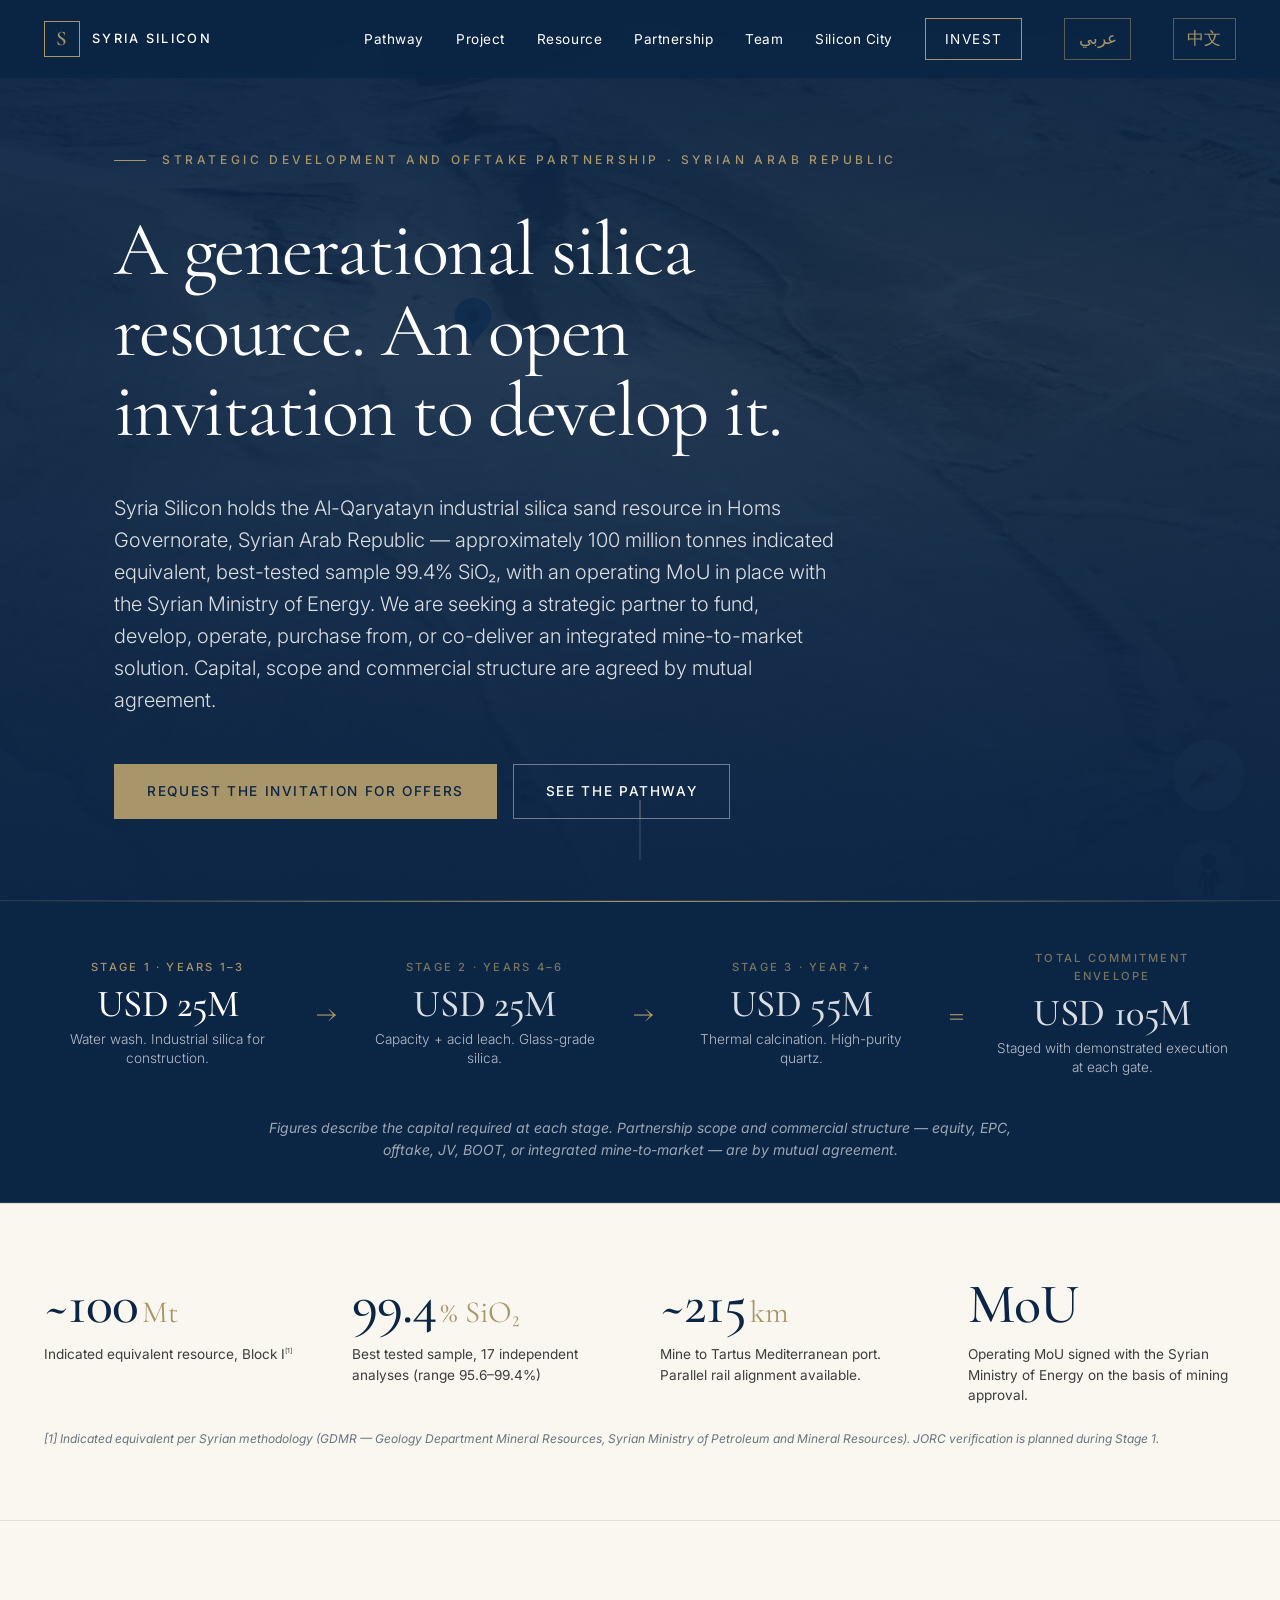
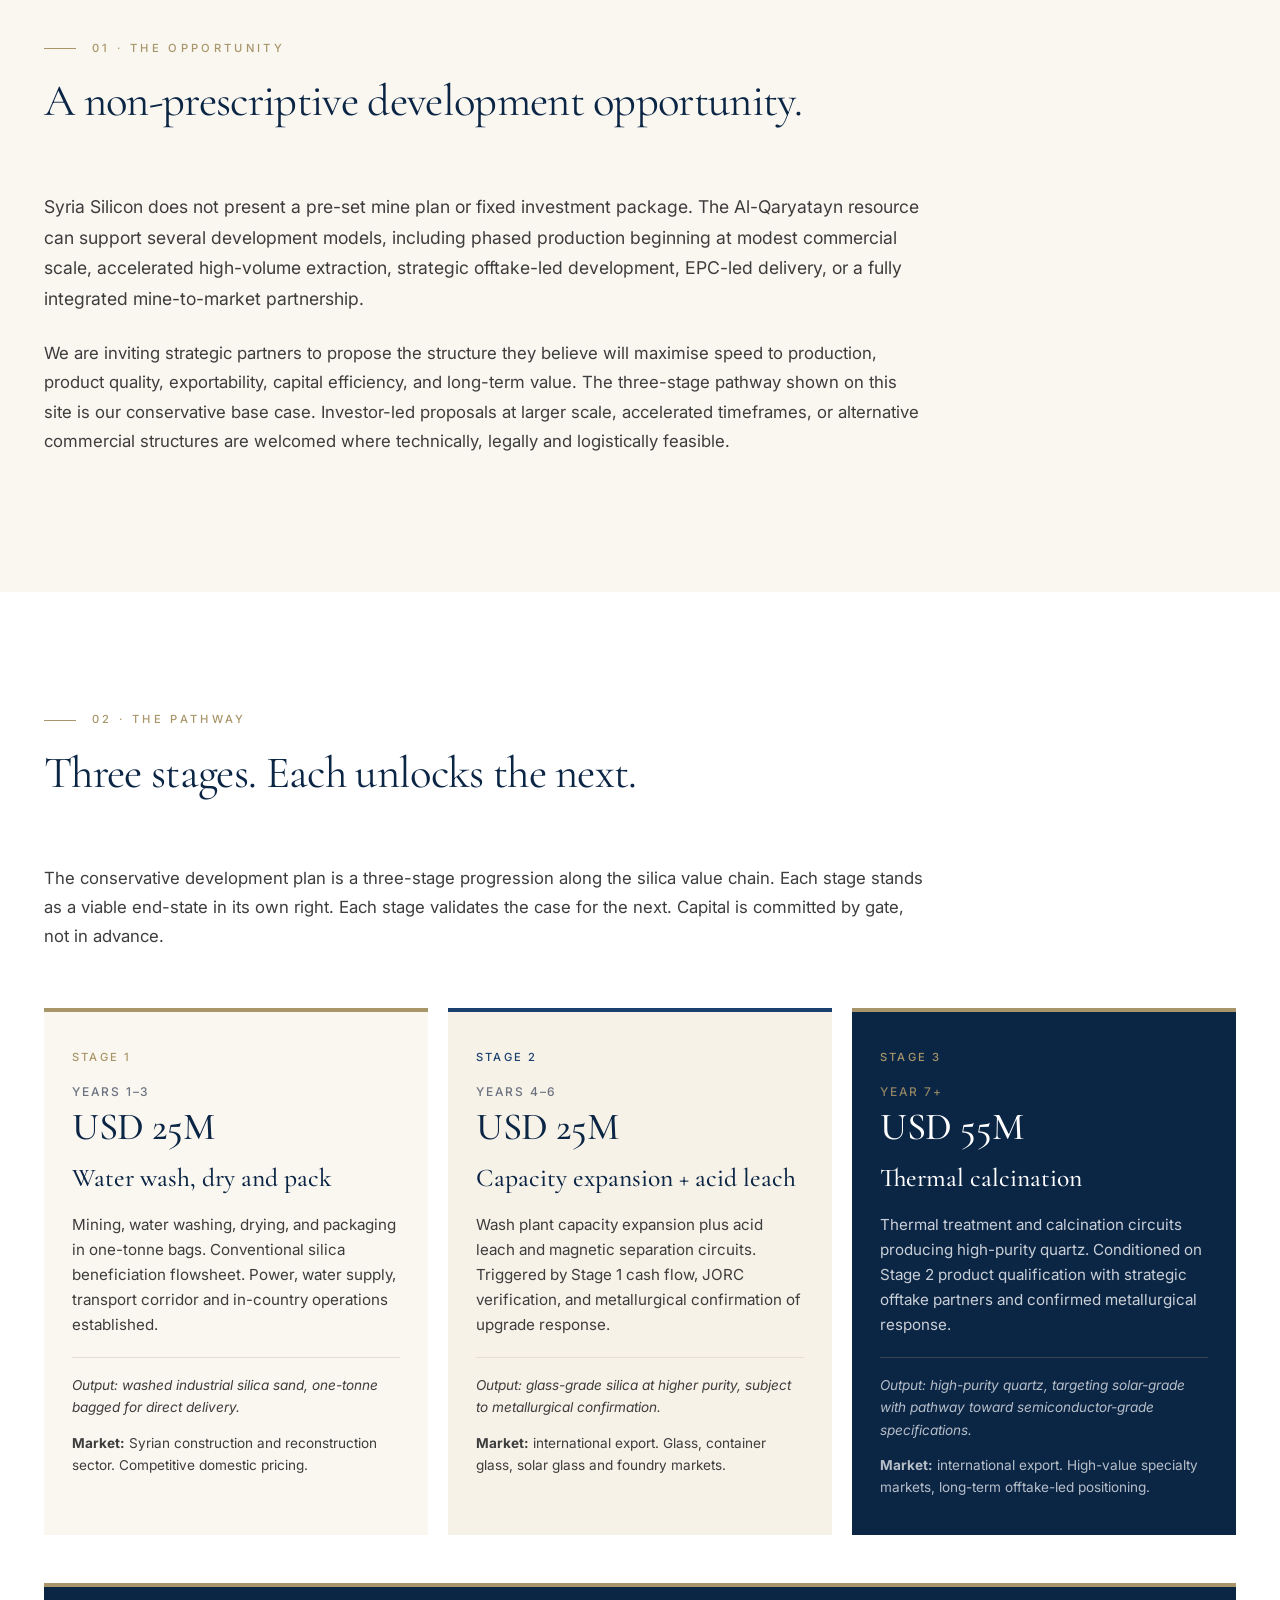
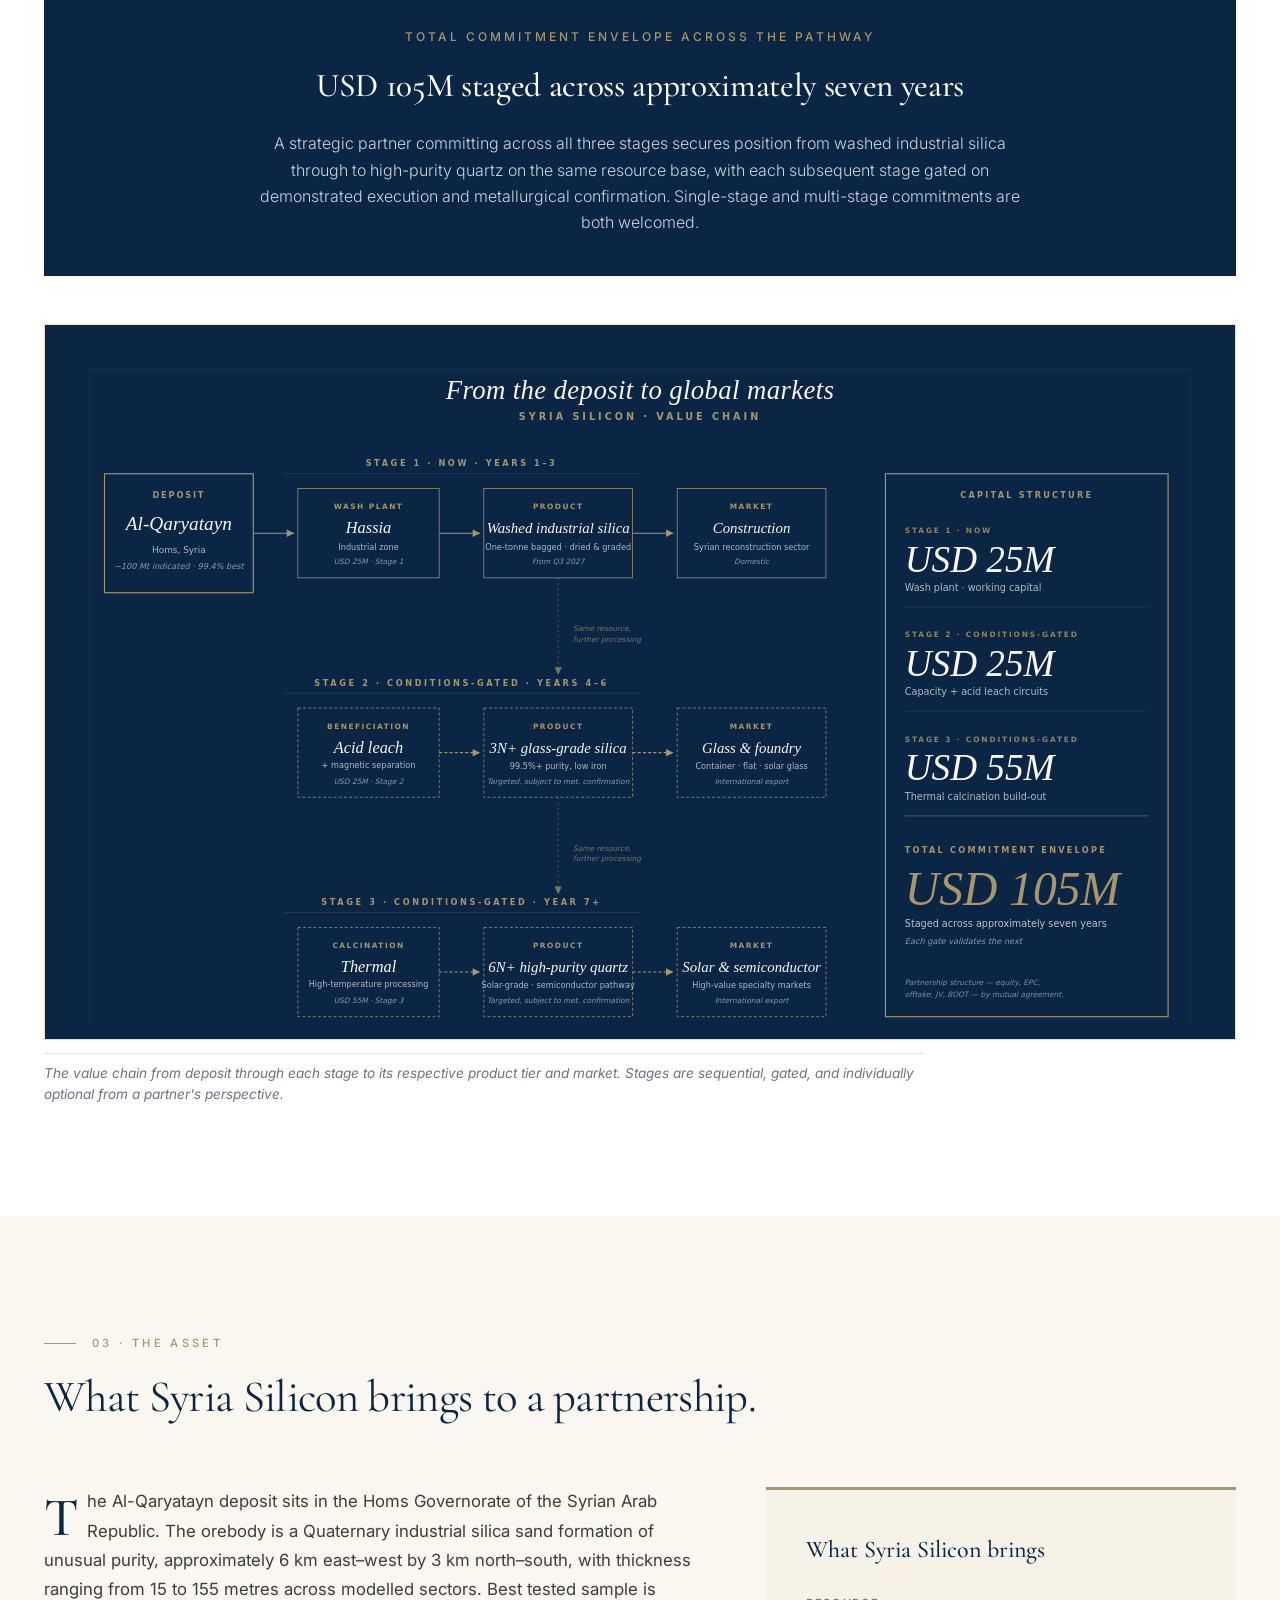
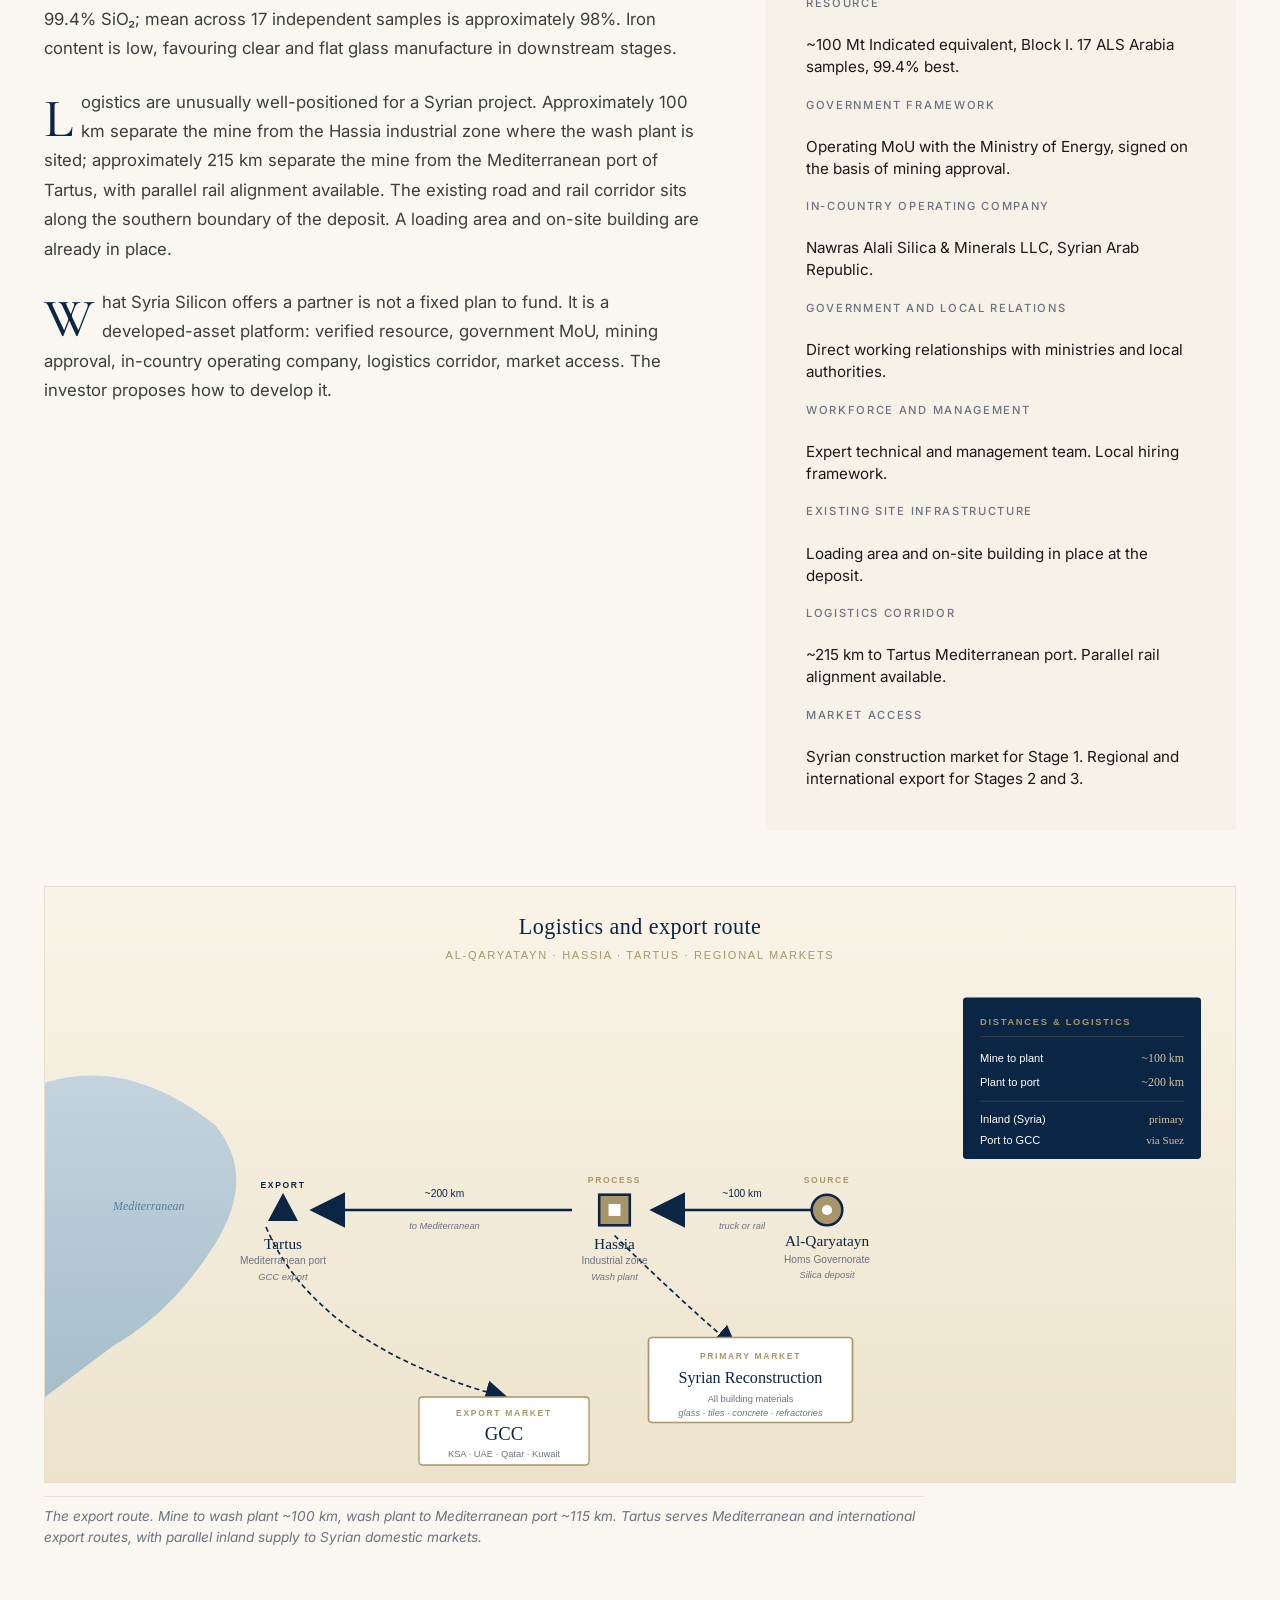
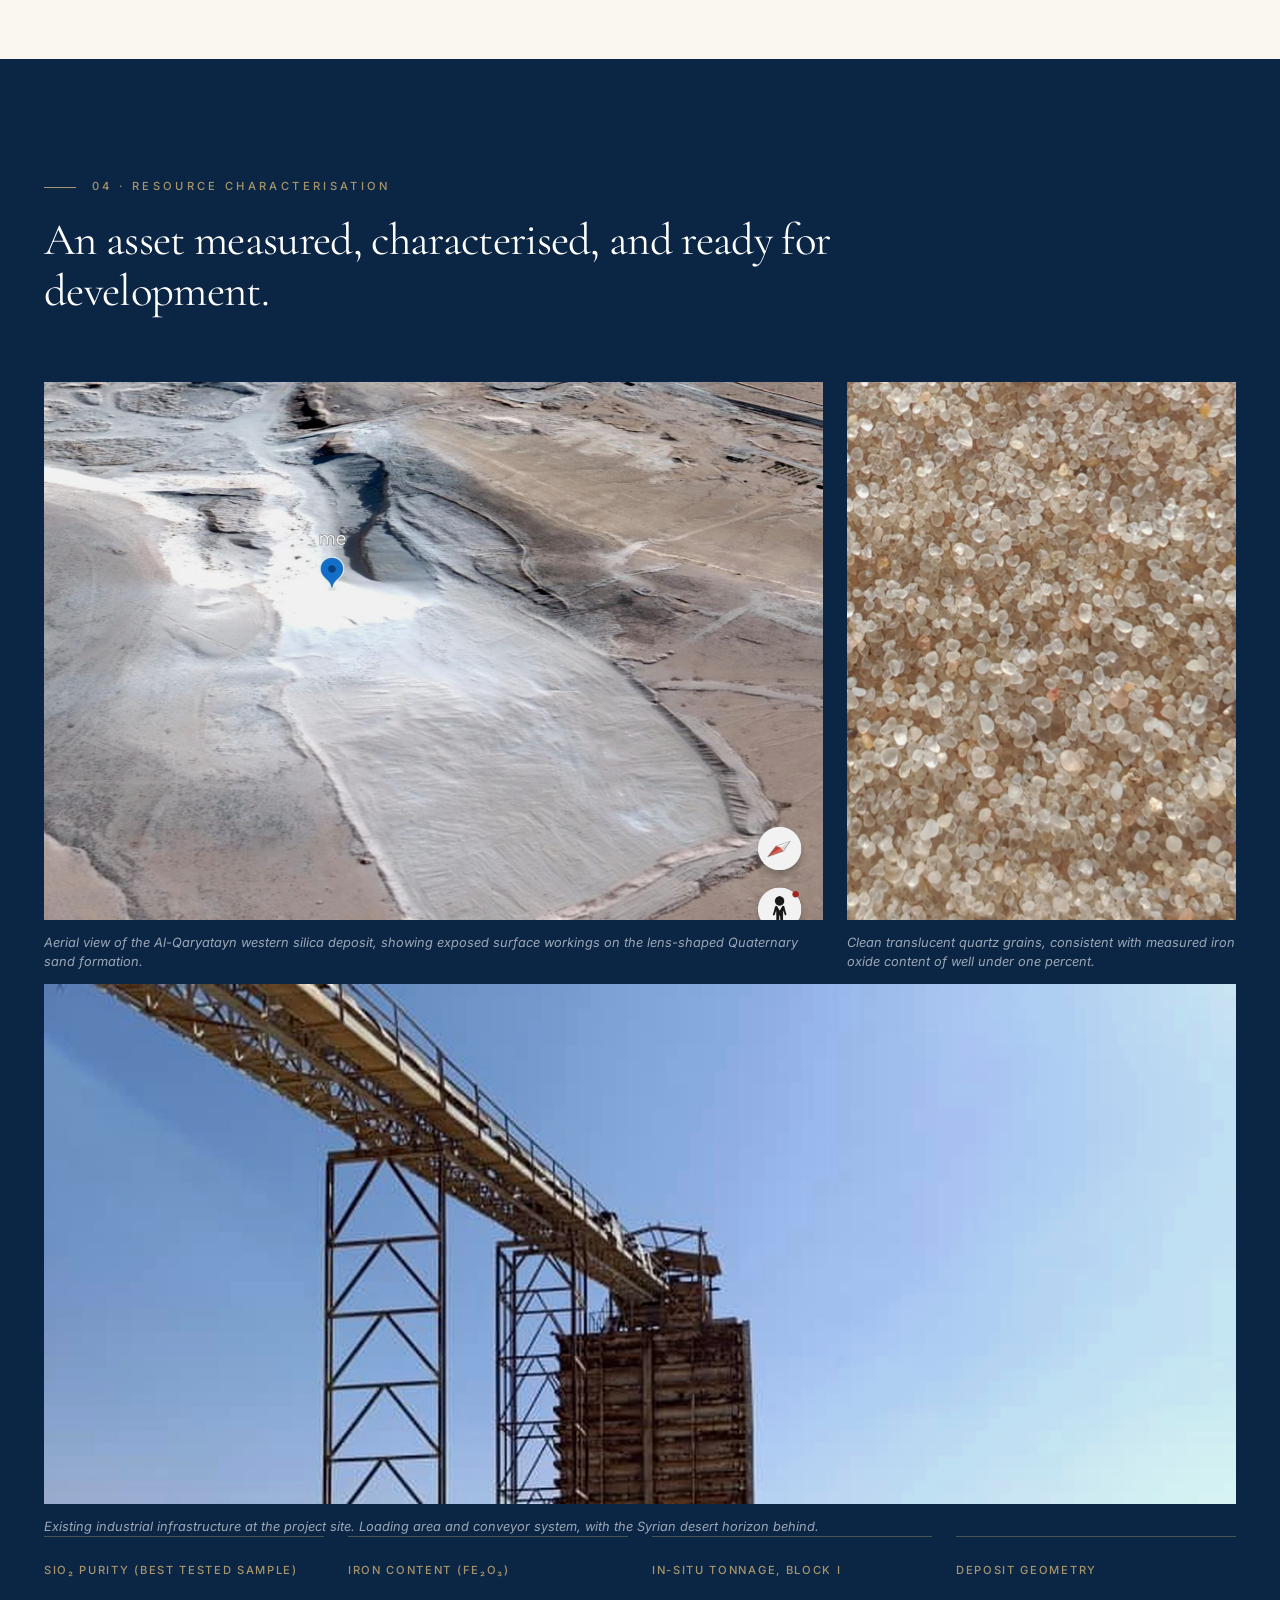
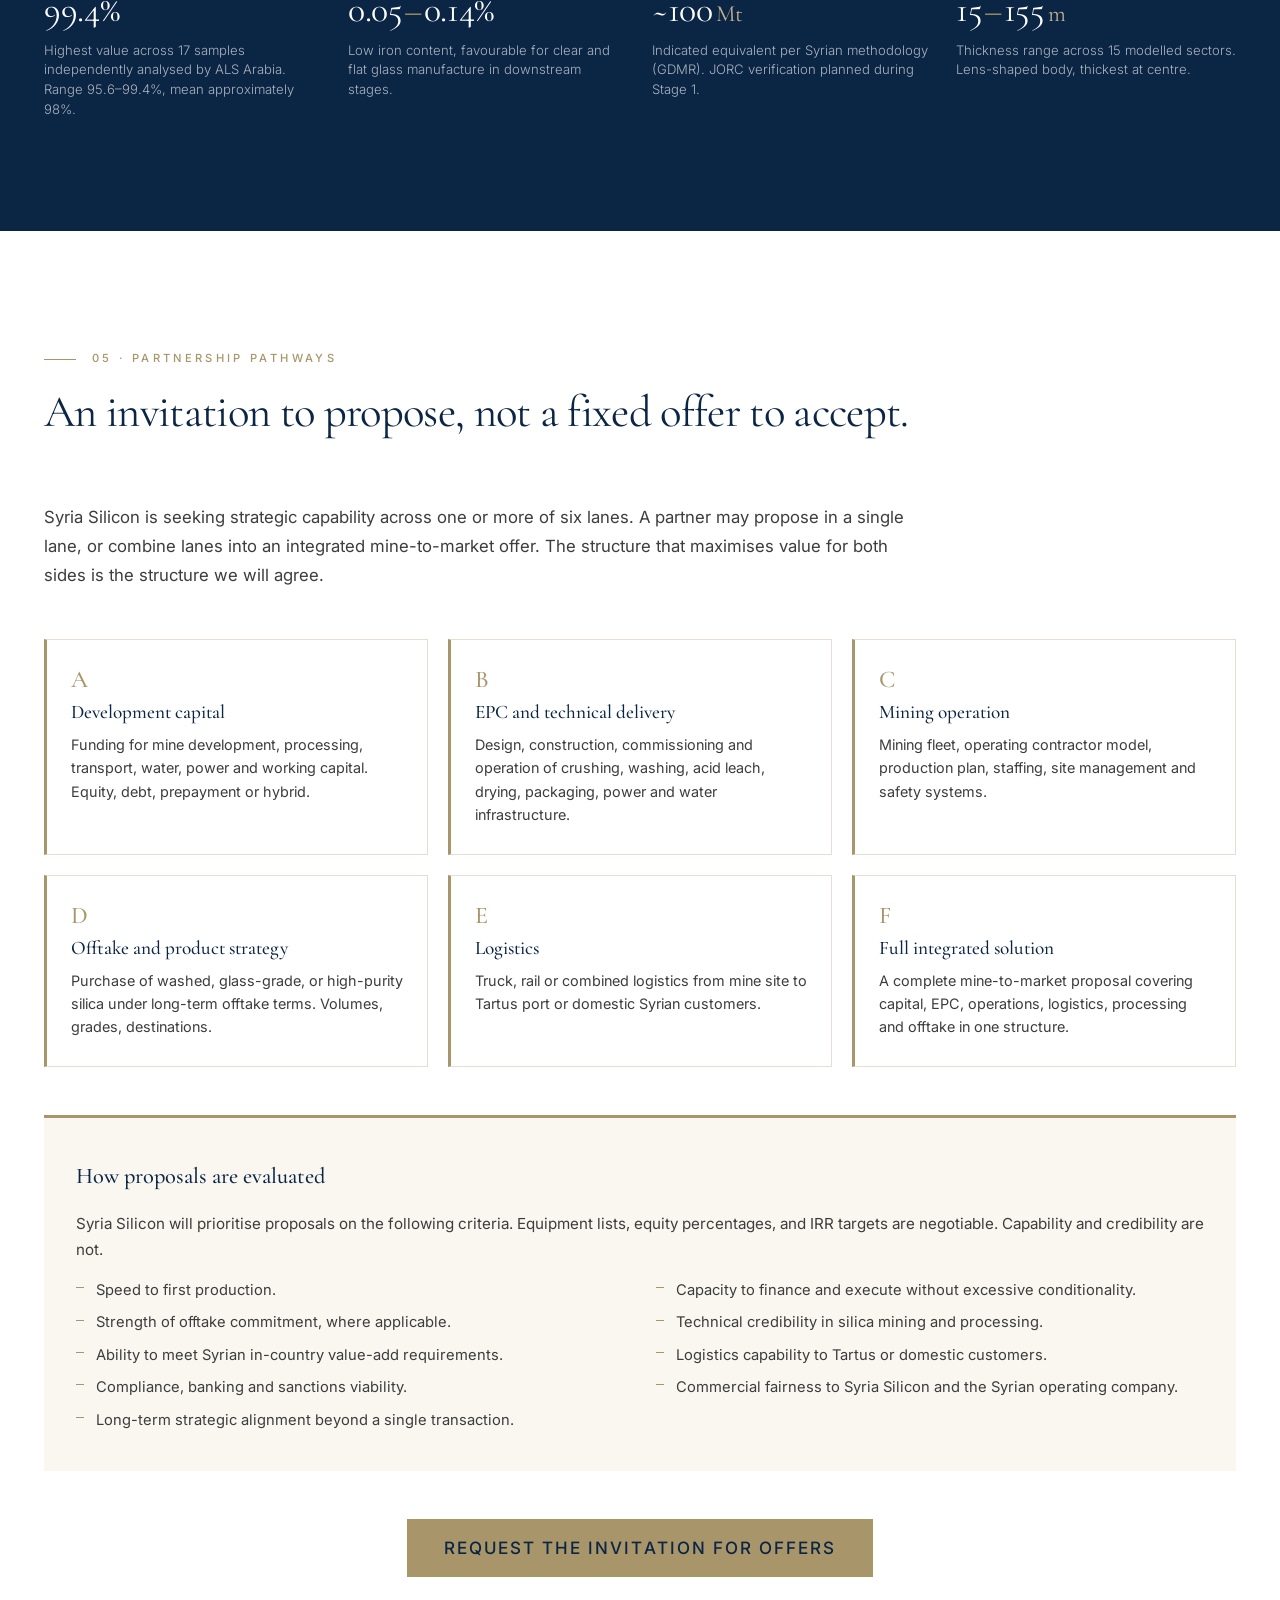
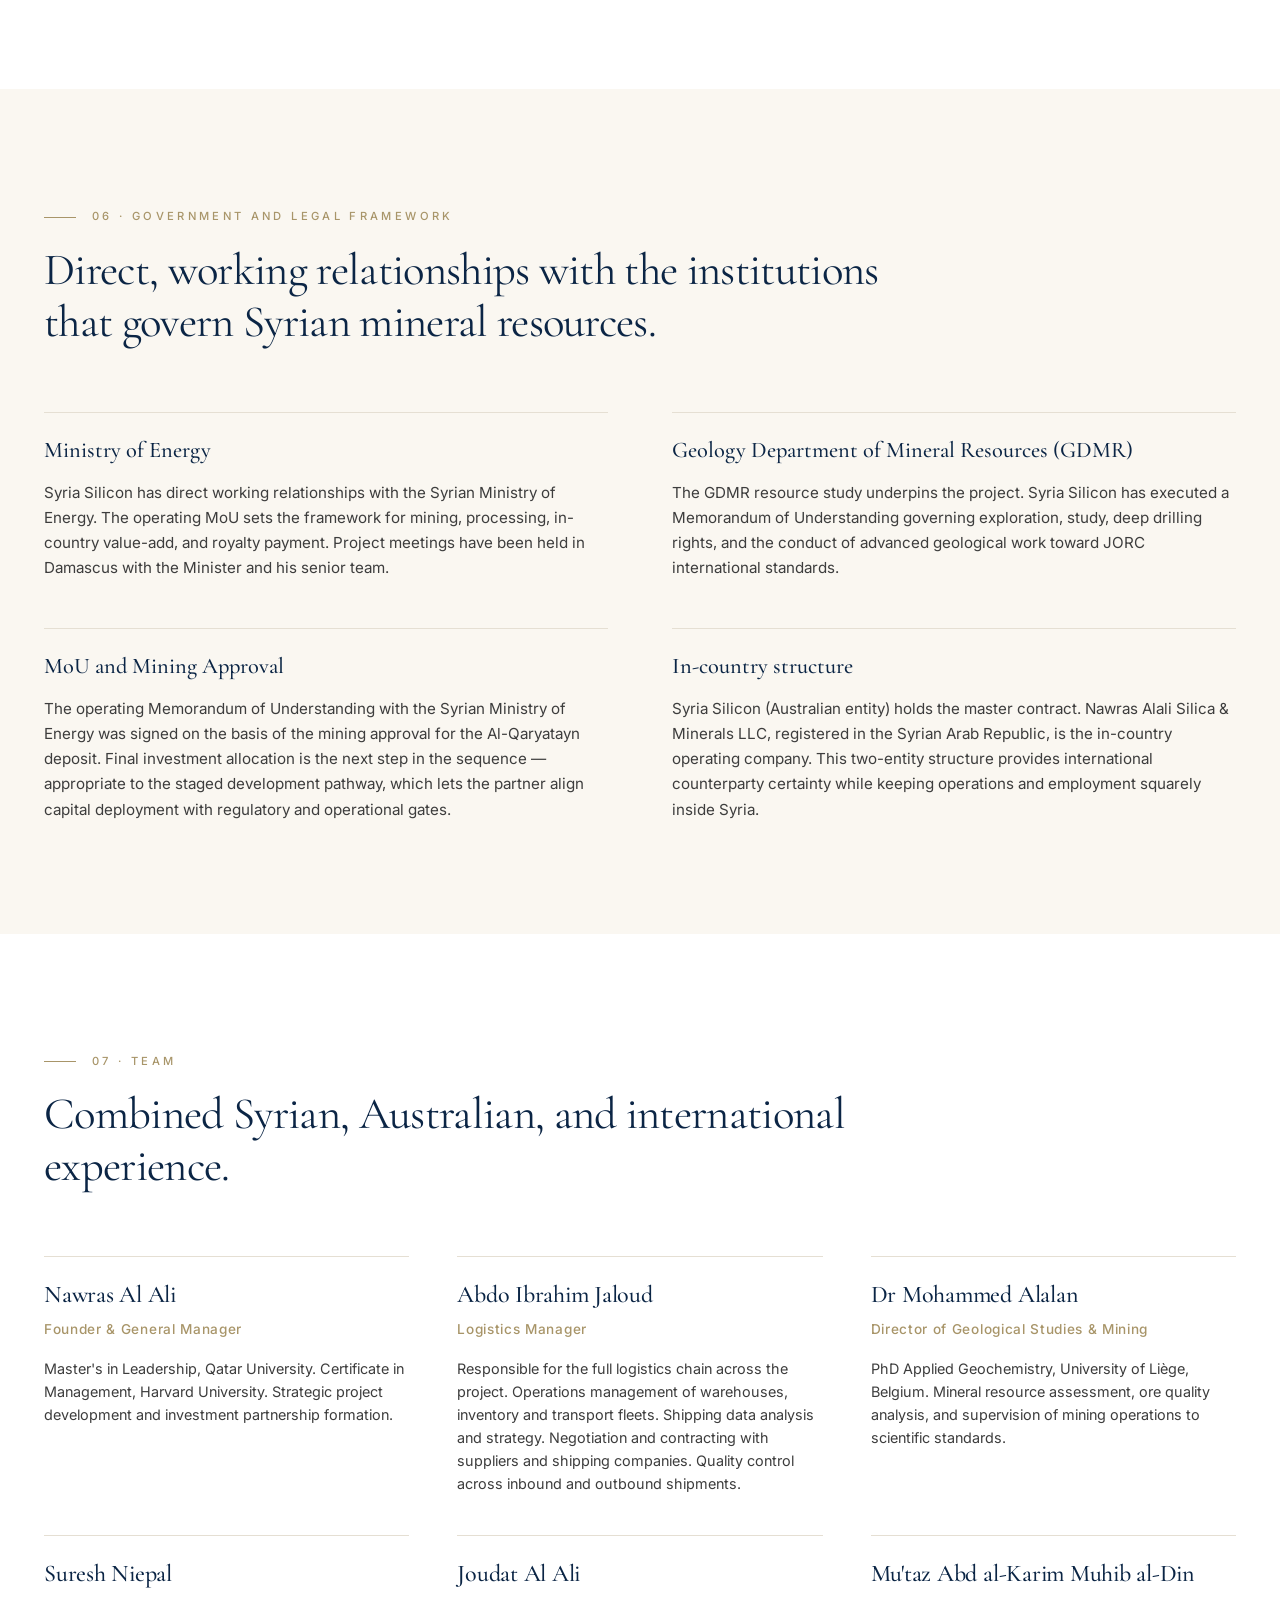
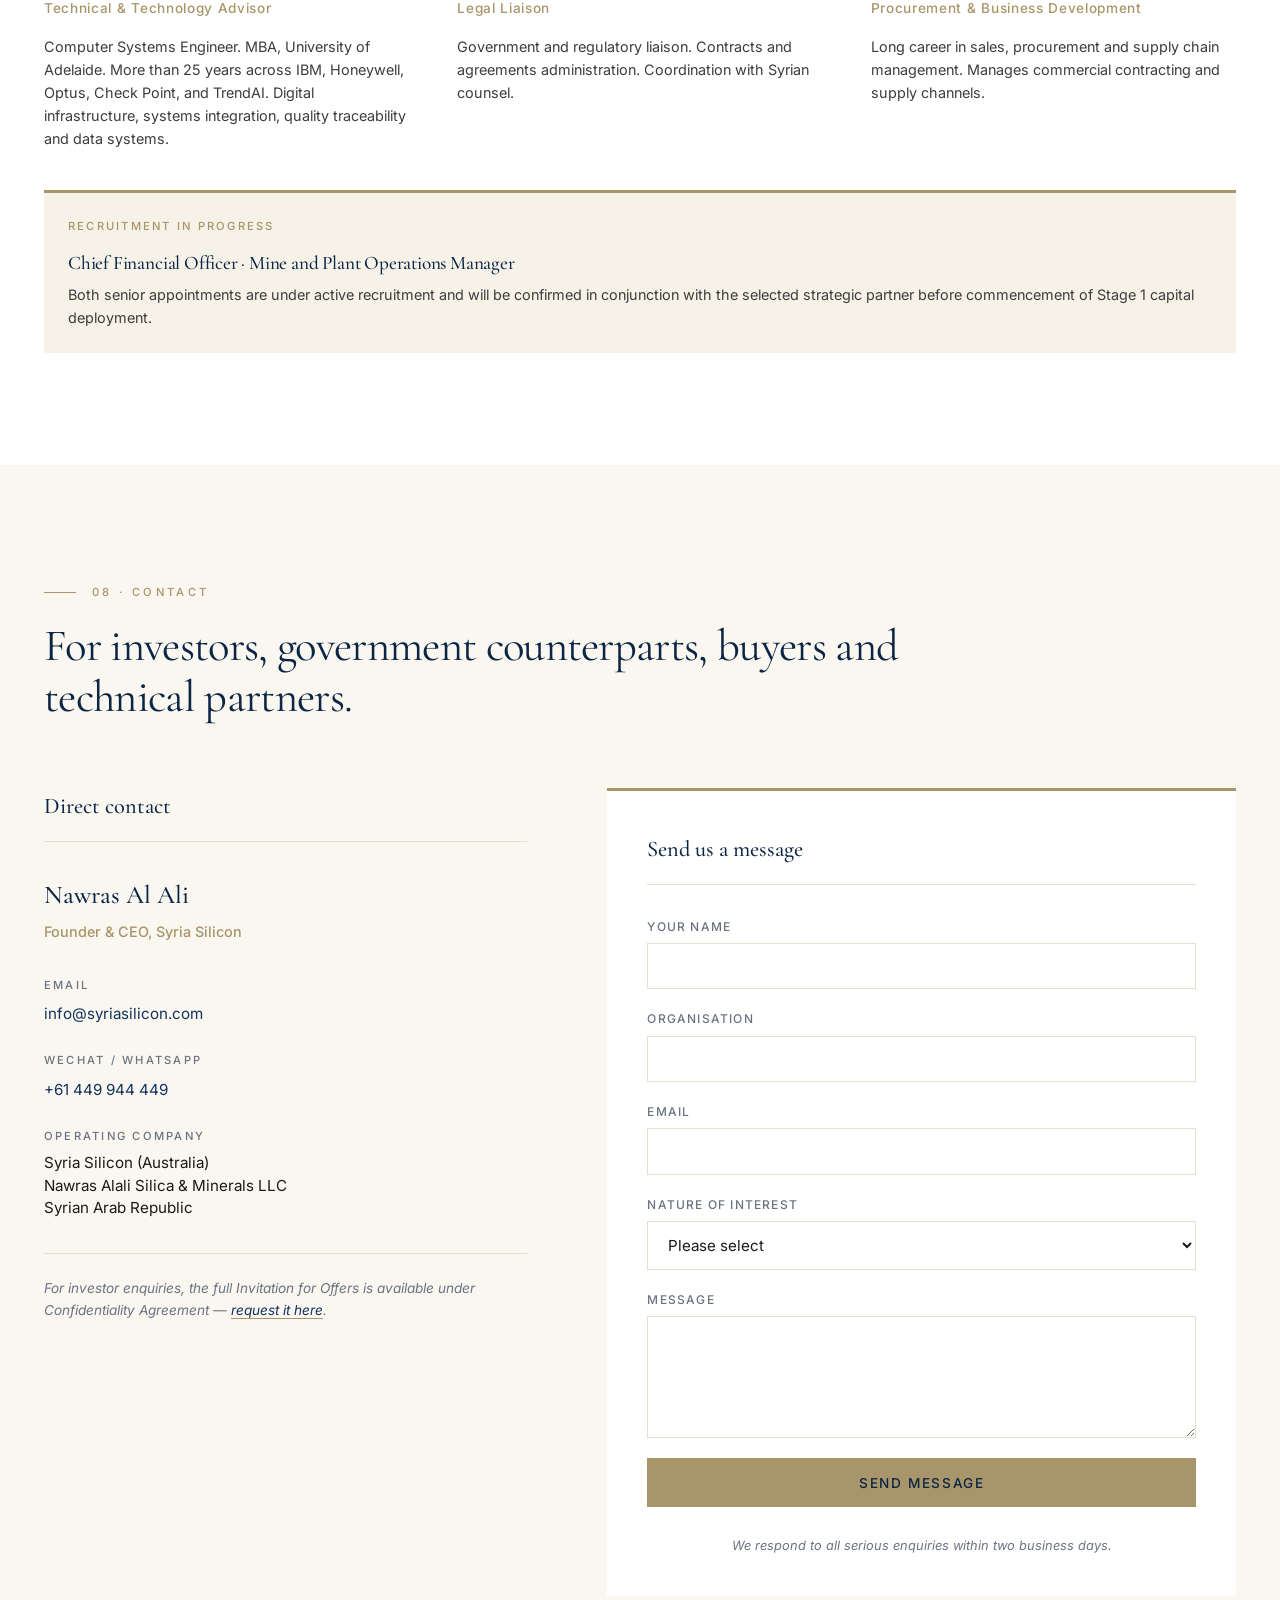
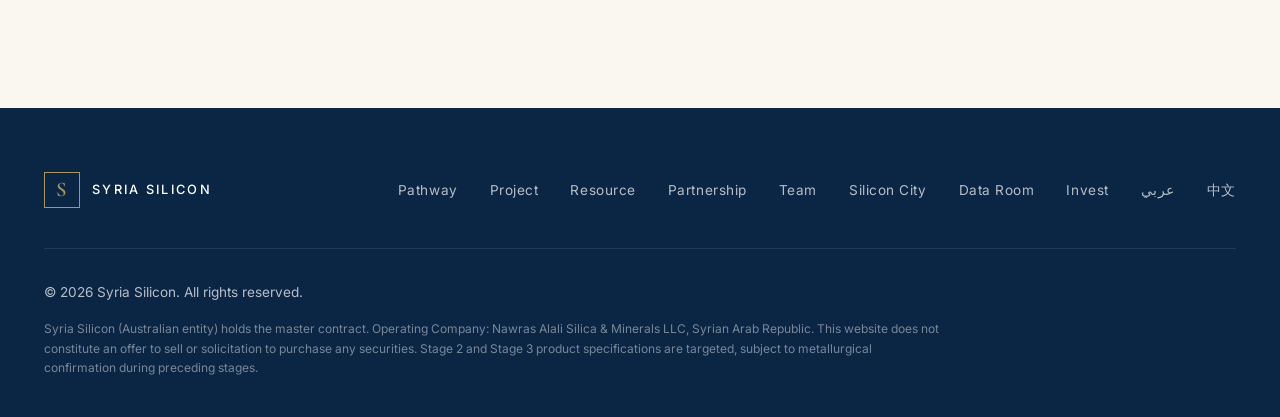
<file: index.html>
<!DOCTYPE html>
<html lang="en">
<head>
<meta charset="UTF-8">
<meta name="viewport" content="width=device-width, initial-scale=1.0">
<title>Syria Silicon — Industrial Silica Sand, Al-Qaryatayn, Syrian Arab Republic</title>
<meta name="description" content="Syria Silicon holds the Al-Qaryatayn industrial silica sand resource in the Syrian Arab Republic. A staged USD 105M development pathway from washed silica to high-purity quartz. Strategic partnership terms by mutual agreement.">
<meta name="author" content="Syria Silicon">
<meta property="og:title" content="Syria Silicon">
<meta property="og:description" content="Industrial silica sand development at Al-Qaryatayn, Syrian Arab Republic. Three-stage pathway: water wash, capacity and acid leach, thermal calcination.">
<meta property="og:type" content="website">
<meta property="og:url" content="https://syriasilicon.com">
<meta property="og:image" content="https://syriasilicon.com/images/aerial_mine.jpg">
<link rel="preconnect" href="https://fonts.googleapis.com">
<link rel="preconnect" href="https://fonts.gstatic.com" crossorigin>
<link href="https://fonts.googleapis.com/css2?family=Cormorant+Garamond:wght@300;400;500;600;700&family=Inter:wght@300;400;500;600;700&display=swap" rel="stylesheet">
<link rel="alternate" hreflang="ar" href="https://syriasilicon.com/ar">
<link rel="alternate" hreflang="zh" href="https://syriasilicon.com/zh">
<link rel="alternate" hreflang="en" href="https://syriasilicon.com/">
<link rel="stylesheet" href="styles.css">
<style>
.pathway-three { display: grid; grid-template-columns: 1fr 1fr 1fr; gap: 1.25rem; margin-bottom: 3rem; }
.pathway-three .pathway-card { padding: 2.25rem 1.75rem; }
.pathway-three .pathway-card-3 { background: var(--navy-dark); border-top-color: var(--gold); color: var(--paper); }
.pathway-three .pathway-card-3 .pathway-tag { color: var(--gold); }
.pathway-three .pathway-card-3 .pathway-figure,
.pathway-three .pathway-card-3 .pathway-title { color: var(--paper); }
.pathway-three .pathway-card-3 .pathway-body { color: rgba(255,255,255,0.78); }
.pathway-three .pathway-years { font-size: 0.75rem; letter-spacing: 0.15em; text-transform: uppercase; color: var(--muted); margin-bottom: 0.4rem; font-weight: 500; }
.pathway-three .pathway-card-3 .pathway-years { color: rgba(168,149,105,0.85); }
.pathway-three .pathway-output { font-size: 0.85rem; color: var(--ink-soft); font-style: italic; padding-top: 1rem; margin-top: 1.25rem; border-top: 1px solid var(--line); }
.pathway-three .pathway-card-3 .pathway-output { color: rgba(255,255,255,0.7); border-top-color: rgba(168,149,105,0.3); }
.pathway-three .pathway-market { font-size: 0.85rem; color: var(--ink-soft); margin-top: 0.8rem; }
.pathway-three .pathway-card-3 .pathway-market { color: rgba(255,255,255,0.7); }
@media (max-width: 900px) { .pathway-three { grid-template-columns: 1fr; } }
.pathways-six { display: grid; grid-template-columns: repeat(3, 1fr); gap: 1.25rem; margin-top: 2.5rem; }
.pathway-lane { padding: 1.75rem 1.5rem; background: var(--paper); border: 1px solid var(--line); border-left: 3px solid var(--gold); }
.pathway-lane-letter { font-family: var(--font-display); font-size: 1.5rem; color: var(--gold); font-weight: 500; line-height: 1; margin-bottom: 0.5rem; }
.pathway-lane-title { font-family: var(--font-display); font-size: 1.2rem; font-weight: 500; color: var(--navy-dark); margin-bottom: 0.6rem; line-height: 1.25; }
.pathway-lane-body { font-size: 0.9rem; line-height: 1.6; color: var(--ink-soft); }
@media (max-width: 1024px) { .pathways-six { grid-template-columns: 1fr 1fr; } }
@media (max-width: 640px) { .pathways-six { grid-template-columns: 1fr; } }
.selectivity { background: var(--cream); border-top: 3px solid var(--gold); padding: 2.5rem 2rem; margin-top: 3rem; }
.selectivity h3 { font-family: var(--font-display); font-size: 1.4rem; color: var(--navy-dark); margin-bottom: 1rem; font-weight: 500; }
.selectivity p { font-size: 0.95rem; line-height: 1.7; color: var(--ink-soft); margin-bottom: 1rem; }
.selectivity ul { list-style: none; padding: 0; margin: 0; display: grid; grid-template-columns: 1fr 1fr; gap: 0.6rem 2rem; }
.selectivity ul li { position: relative; padding-left: 1.25rem; font-size: 0.92rem; line-height: 1.55; color: var(--ink-soft); }
.selectivity ul li::before { content: ""; position: absolute; left: 0; top: 0.55em; width: 8px; height: 1px; background: var(--gold); }
@media (max-width: 768px) { .selectivity ul { grid-template-columns: 1fr; } }
</style>
</head>
<body>

<header class="nav" id="nav">
  <div class="nav-inner container">
    <a href="#top" class="nav-brand">
      <span class="brand-mark">S</span>
      <span class="brand-name">SYRIA SILICON</span>
    </a>
    <nav class="nav-links">
      <a href="#pathway">Pathway</a>
      <a href="#project">Project</a>
      <a href="#resource">Resource</a>
      <a href="#partnership">Partnership</a>
      <a href="#team">Team</a>
      <a href="/silicon-city">Silicon City</a>
      <a href="/invest" class="nav-cta">Invest</a>
      <a href="/ar/" class="nav-lang" lang="ar">عربي</a>
      <a href="/zh/" class="nav-lang" lang="zh">中文</a>
    </nav>
    <button class="nav-mobile-toggle" aria-label="Menu" id="mobileToggle">
      <span></span><span></span><span></span>
    </button>
  </div>
  <nav class="nav-mobile" id="mobileNav">
    <a href="#pathway">Pathway</a>
    <a href="#project">Project</a>
    <a href="#resource">Resource</a>
    <a href="#partnership">Partnership</a>
    <a href="#team">Team</a>
    <a href="/silicon-city">Silicon City</a>
    <a href="/invest">Invest</a>
    <a href="#contact">Contact</a>
    <a href="/ar/" lang="ar">عربي · العربية</a>
    <a href="/zh/" lang="zh">中文</a>
  </nav>
</header>

<section class="hero" id="top">
  <div class="hero-bg-image"></div>
  <div class="hero-overlay"></div>
  <div class="container hero-content">
    <p class="hero-eyebrow">Strategic Development and Offtake Partnership · Syrian Arab Republic</p>
    <h1 class="hero-title">
      A generational silica<br>
      resource. An open<br>
      invitation to develop it.
    </h1>
    <p class="hero-lede">
      Syria Silicon holds the Al-Qaryatayn industrial silica sand resource in Homs Governorate, Syrian Arab Republic — approximately 100 million tonnes indicated equivalent, best-tested sample 99.4% SiO₂, with an operating MoU in place with the Syrian Ministry of Energy. We are seeking a strategic partner to fund, develop, operate, purchase from, or co-deliver an integrated mine-to-market solution. Capital, scope and commercial structure are agreed by mutual agreement.
    </p>
    <div class="hero-actions">
      <a href="/invest" class="btn btn-primary">Request the Invitation for Offers</a>
      <a href="#pathway" class="btn btn-ghost">See the pathway</a>
    </div>
  </div>
  <div class="hero-scroll-indicator" aria-hidden="true"><span></span></div>
</section>

<section class="raising-banner">
  <div class="container">
    <div class="raising-grid" style="grid-template-columns: 1fr auto 1fr auto 1fr auto 1fr;">
      <div class="raising-item raising-item-active">
        <p class="raising-label">Stage 1 · Years 1–3</p>
        <p class="raising-figure">USD 25M</p>
        <p class="raising-detail">Water wash. Industrial silica for construction.</p>
      </div>
      <div class="raising-arrow" aria-hidden="true">→</div>
      <div class="raising-item raising-item-future">
        <p class="raising-label">Stage 2 · Years 4–6</p>
        <p class="raising-figure">USD 25M</p>
        <p class="raising-detail">Capacity + acid leach. Glass-grade silica.</p>
      </div>
      <div class="raising-arrow" aria-hidden="true">→</div>
      <div class="raising-item raising-item-future">
        <p class="raising-label">Stage 3 · Year 7+</p>
        <p class="raising-figure">USD 55M</p>
        <p class="raising-detail">Thermal calcination. High-purity quartz.</p>
      </div>
      <div class="raising-equals" aria-hidden="true">=</div>
      <div class="raising-item raising-item-total">
        <p class="raising-label">Total commitment envelope</p>
        <p class="raising-figure">USD 105M</p>
        <p class="raising-detail">Staged with demonstrated execution at each gate.</p>
      </div>
    </div>
    <p style="text-align:center; margin-top: 2rem; font-size: 0.875rem; color: rgba(255,255,255,0.6); font-style: italic; max-width: 760px; margin-left: auto; margin-right: auto; line-height: 1.6;">
      Figures describe the capital required at each stage. Partnership scope and commercial structure — equity, EPC, offtake, JV, BOOT, or integrated mine-to-market — are by mutual agreement.
    </p>
  </div>
</section>

<section class="facts-band">
  <div class="container">
    <div class="facts-grid">
      <div class="fact">
        <div class="fact-figure">~100<span class="fact-unit">Mt</span></div>
        <div class="fact-label">Indicated equivalent resource, Block I<sup style="font-size: 0.5em; vertical-align: super;">[1]</sup></div>
      </div>
      <div class="fact">
        <div class="fact-figure">99.4<span class="fact-unit">% SiO₂</span></div>
        <div class="fact-label">Best tested sample, 17 independent analyses (range 95.6–99.4%)</div>
      </div>
      <div class="fact">
        <div class="fact-figure">~215<span class="fact-unit">km</span></div>
        <div class="fact-label">Mine to Tartus Mediterranean port. Parallel rail alignment available.</div>
      </div>
      <div class="fact">
        <div class="fact-figure">MoU</div>
        <div class="fact-label">Operating MoU signed with the Syrian Ministry of Energy on the basis of mining approval.</div>
      </div>
    </div>
    <p style="font-size: 0.75rem; color: var(--muted); margin-top: 1.5rem; font-style: italic; line-height: 1.5;">
      [1] Indicated equivalent per Syrian methodology (GDMR — Geology Department Mineral Resources, Syrian Ministry of Petroleum and Mineral Resources). JORC verification is planned during Stage 1.
    </p>
  </div>
</section>

<section class="section section-cream" id="philosophy">
  <div class="container">
    <div class="section-head">
      <p class="eyebrow">01 · The opportunity</p>
      <h2 class="section-title">A non-prescriptive development opportunity.</h2>
    </div>
    <div style="max-width: 880px;">
      <p style="font-size: 1.1rem; line-height: 1.75; color: var(--ink-soft); margin-bottom: 1.5rem;">
        Syria Silicon does not present a pre-set mine plan or fixed investment package. The Al-Qaryatayn resource can support several development models, including phased production beginning at modest commercial scale, accelerated high-volume extraction, strategic offtake-led development, EPC-led delivery, or a fully integrated mine-to-market partnership.
      </p>
      <p style="font-size: 1.05rem; line-height: 1.75; color: var(--ink-soft); margin-bottom: 1.5rem;">
        We are inviting strategic partners to propose the structure they believe will maximise speed to production, product quality, exportability, capital efficiency, and long-term value. The three-stage pathway shown on this site is our conservative base case. Investor-led proposals at larger scale, accelerated timeframes, or alternative commercial structures are welcomed where technically, legally and logistically feasible.
      </p>
    </div>
  </div>
</section>

<section class="section section-light" id="pathway">
  <div class="container">
    <div class="section-head">
      <p class="eyebrow">02 · The pathway</p>
      <h2 class="section-title">Three stages. Each unlocks the next.</h2>
    </div>

    <div class="pathway-intro">
      <p>The conservative development plan is a three-stage progression along the silica value chain. Each stage stands as a viable end-state in its own right. Each stage validates the case for the next. Capital is committed by gate, not in advance.</p>
    </div>

    <div class="pathway-three">
      <div class="pathway-card pathway-card-1">
        <p class="pathway-tag">Stage 1</p>
        <p class="pathway-years">Years 1–3</p>
        <p class="pathway-figure">USD 25M</p>
        <h3 class="pathway-title">Water wash, dry and pack</h3>
        <p class="pathway-body">Mining, water washing, drying, and packaging in one-tonne bags. Conventional silica beneficiation flowsheet. Power, water supply, transport corridor and in-country operations established.</p>
        <p class="pathway-output">Output: washed industrial silica sand, one-tonne bagged for direct delivery.</p>
        <p class="pathway-market"><strong>Market:</strong> Syrian construction and reconstruction sector. Competitive domestic pricing.</p>
      </div>

      <div class="pathway-card pathway-card-2">
        <p class="pathway-tag">Stage 2</p>
        <p class="pathway-years">Years 4–6</p>
        <p class="pathway-figure">USD 25M</p>
        <h3 class="pathway-title">Capacity expansion + acid leach</h3>
        <p class="pathway-body">Wash plant capacity expansion plus acid leach and magnetic separation circuits. Triggered by Stage 1 cash flow, JORC verification, and metallurgical confirmation of upgrade response.</p>
        <p class="pathway-output">Output: glass-grade silica at higher purity, subject to metallurgical confirmation.</p>
        <p class="pathway-market"><strong>Market:</strong> international export. Glass, container glass, solar glass and foundry markets.</p>
      </div>

      <div class="pathway-card pathway-card-3">
        <p class="pathway-tag">Stage 3</p>
        <p class="pathway-years">Year 7+</p>
        <p class="pathway-figure">USD 55M</p>
        <h3 class="pathway-title">Thermal calcination</h3>
        <p class="pathway-body">Thermal treatment and calcination circuits producing high-purity quartz. Conditioned on Stage 2 product qualification with strategic offtake partners and confirmed metallurgical response.</p>
        <p class="pathway-output">Output: high-purity quartz, targeting solar-grade with pathway toward semiconductor-grade specifications.</p>
        <p class="pathway-market"><strong>Market:</strong> international export. High-value specialty markets, long-term offtake-led positioning.</p>
      </div>
    </div>

    <div class="pathway-combined">
      <p class="pathway-combined-label">Total commitment envelope across the pathway</p>
      <p class="pathway-combined-figure">USD 105M staged across approximately seven years</p>
      <p class="pathway-combined-body">A strategic partner committing across all three stages secures position from washed industrial silica through to high-purity quartz on the same resource base, with each subsequent stage gated on demonstrated execution and metallurgical confirmation. Single-stage and multi-stage commitments are both welcomed.</p>
    </div>

    <figure class="diagram">
      <img src="images/value_chain.svg" alt="Syria Silicon value chain: Al-Qaryatayn deposit through three-stage development to washed industrial silica, glass-grade silica, and high-purity quartz">
      <figcaption>The value chain from deposit through each stage to its respective product tier and market. Stages are sequential, gated, and individually optional from a partner's perspective.</figcaption>
    </figure>
  </div>
</section>

<section class="section section-cream" id="project">
  <div class="container">
    <div class="section-head">
      <p class="eyebrow">03 · The asset</p>
      <h2 class="section-title">What Syria Silicon brings to a partnership.</h2>
    </div>

    <div class="two-col">
      <div class="two-col-text">
        <p>The Al-Qaryatayn deposit sits in the Homs Governorate of the Syrian Arab Republic. The orebody is a Quaternary industrial silica sand formation of unusual purity, approximately 6 km east–west by 3 km north–south, with thickness ranging from 15 to 155 metres across modelled sectors. Best tested sample is 99.4% SiO₂; mean across 17 independent samples is approximately 98%. Iron content is low, favouring clear and flat glass manufacture in downstream stages.</p>

        <p>Logistics are unusually well-positioned for a Syrian project. Approximately 100 km separate the mine from the Hassia industrial zone where the wash plant is sited; approximately 215 km separate the mine from the Mediterranean port of Tartus, with parallel rail alignment available. The existing road and rail corridor sits along the southern boundary of the deposit. A loading area and on-site building are already in place.</p>

        <p>What Syria Silicon offers a partner is not a fixed plan to fund. It is a developed-asset platform: verified resource, government MoU, mining approval, in-country operating company, logistics corridor, market access. The investor proposes how to develop it.</p>
      </div>
      <div class="two-col-aside">
        <div class="aside-card">
          <h3 class="aside-title">What Syria Silicon brings</h3>
          <dl class="aside-list">
            <dt>Resource</dt><dd>~100 Mt Indicated equivalent, Block I. 17 ALS Arabia samples, 99.4% best.</dd>
            <dt>Government framework</dt><dd>Operating MoU with the Ministry of Energy, signed on the basis of mining approval.</dd>
            <dt>In-country operating company</dt><dd>Nawras Alali Silica &amp; Minerals LLC, Syrian Arab Republic.</dd>
            <dt>Government and local relations</dt><dd>Direct working relationships with ministries and local authorities.</dd>
            <dt>Workforce and management</dt><dd>Expert technical and management team. Local hiring framework.</dd>
            <dt>Existing site infrastructure</dt><dd>Loading area and on-site building in place at the deposit.</dd>
            <dt>Logistics corridor</dt><dd>~215 km to Tartus Mediterranean port. Parallel rail alignment available.</dd>
            <dt>Market access</dt><dd>Syrian construction market for Stage 1. Regional and international export for Stages 2 and 3.</dd>
          </dl>
        </div>
      </div>
    </div>

    <figure class="diagram diagram-wide">
      <img src="images/export_route.svg" alt="Logistics and export route: Al-Qaryatayn deposit to Hassia wash plant to Tartus Mediterranean port, supplying domestic Syrian markets and international export">
      <figcaption>The export route. Mine to wash plant ~100 km, wash plant to Mediterranean port ~115 km. Tartus serves Mediterranean and international export routes, with parallel inland supply to Syrian domestic markets.</figcaption>
    </figure>
  </div>
</section>

<section class="section section-dark" id="resource">
  <div class="container">
    <div class="section-head">
      <p class="eyebrow eyebrow-light">04 · Resource characterisation</p>
      <h2 class="section-title section-title-light">An asset measured, characterised, and ready for development.</h2>
    </div>

    <div class="resource-imagery">
      <figure class="resource-image-wide">
        <img src="images/aerial_mine.jpg" alt="Aerial view of the Al-Qaryatayn silica deposit">
        <figcaption>Aerial view of the Al-Qaryatayn western silica deposit, showing exposed surface workings on the lens-shaped Quaternary sand formation.</figcaption>
      </figure>
      <figure class="resource-image-tall">
        <img src="images/sand_closeup.jpg" alt="Close-up of Al-Qaryatayn silica sand grains">
        <figcaption>Clean translucent quartz grains, consistent with measured iron oxide content of well under one percent.</figcaption>
      </figure>
    </div>

    <figure class="resource-image-wide resource-image-second">
      <img src="images/site_infrastructure.jpg" alt="Existing industrial infrastructure at the project site">
      <figcaption>Existing industrial infrastructure at the project site. Loading area and conveyor system, with the Syrian desert horizon behind.</figcaption>
    </figure>

    <div class="resource-stats">
      <div class="stat-block">
        <p class="stat-label">SiO₂ purity (best tested sample)</p>
        <p class="stat-figure">99.4%</p>
        <p class="stat-note">Highest value across 17 samples independently analysed by ALS Arabia. Range 95.6–99.4%, mean approximately 98%.</p>
      </div>
      <div class="stat-block">
        <p class="stat-label">Iron content (Fe₂O₃)</p>
        <p class="stat-figure">0.05<span class="stat-decoration">–</span>0.14%</p>
        <p class="stat-note">Low iron content, favourable for clear and flat glass manufacture in downstream stages.</p>
      </div>
      <div class="stat-block">
        <p class="stat-label">In-situ tonnage, Block I</p>
        <p class="stat-figure">~100<span class="stat-unit">Mt</span></p>
        <p class="stat-note">Indicated equivalent per Syrian methodology (GDMR). JORC verification planned during Stage 1.</p>
      </div>
      <div class="stat-block">
        <p class="stat-label">Deposit geometry</p>
        <p class="stat-figure">15<span class="stat-decoration">–</span>155<span class="stat-unit">m</span></p>
        <p class="stat-note">Thickness range across 15 modelled sectors. Lens-shaped body, thickest at centre.</p>
      </div>
    </div>
  </div>
</section>

<section class="section section-light" id="partnership">
  <div class="container">
    <div class="section-head">
      <p class="eyebrow">05 · Partnership pathways</p>
      <h2 class="section-title">An invitation to propose, not a fixed offer to accept.</h2>
    </div>

    <div class="lockin-intro">
      <p>Syria Silicon is seeking strategic capability across one or more of six lanes. A partner may propose in a single lane, or combine lanes into an integrated mine-to-market offer. The structure that maximises value for both sides is the structure we will agree.</p>
    </div>

    <div class="pathways-six">
      <div class="pathway-lane">
        <div class="pathway-lane-letter">A</div>
        <h3 class="pathway-lane-title">Development capital</h3>
        <p class="pathway-lane-body">Funding for mine development, processing, transport, water, power and working capital. Equity, debt, prepayment or hybrid.</p>
      </div>
      <div class="pathway-lane">
        <div class="pathway-lane-letter">B</div>
        <h3 class="pathway-lane-title">EPC and technical delivery</h3>
        <p class="pathway-lane-body">Design, construction, commissioning and operation of crushing, washing, acid leach, drying, packaging, power and water infrastructure.</p>
      </div>
      <div class="pathway-lane">
        <div class="pathway-lane-letter">C</div>
        <h3 class="pathway-lane-title">Mining operation</h3>
        <p class="pathway-lane-body">Mining fleet, operating contractor model, production plan, staffing, site management and safety systems.</p>
      </div>
      <div class="pathway-lane">
        <div class="pathway-lane-letter">D</div>
        <h3 class="pathway-lane-title">Offtake and product strategy</h3>
        <p class="pathway-lane-body">Purchase of washed, glass-grade, or high-purity silica under long-term offtake terms. Volumes, grades, destinations.</p>
      </div>
      <div class="pathway-lane">
        <div class="pathway-lane-letter">E</div>
        <h3 class="pathway-lane-title">Logistics</h3>
        <p class="pathway-lane-body">Truck, rail or combined logistics from mine site to Tartus port or domestic Syrian customers.</p>
      </div>
      <div class="pathway-lane">
        <div class="pathway-lane-letter">F</div>
        <h3 class="pathway-lane-title">Full integrated solution</h3>
        <p class="pathway-lane-body">A complete mine-to-market proposal covering capital, EPC, operations, logistics, processing and offtake in one structure.</p>
      </div>
    </div>

    <div class="selectivity">
      <h3>How proposals are evaluated</h3>
      <p>Syria Silicon will prioritise proposals on the following criteria. Equipment lists, equity percentages, and IRR targets are negotiable. Capability and credibility are not.</p>
      <ul>
        <li>Speed to first production.</li>
        <li>Capacity to finance and execute without excessive conditionality.</li>
        <li>Strength of offtake commitment, where applicable.</li>
        <li>Technical credibility in silica mining and processing.</li>
        <li>Ability to meet Syrian in-country value-add requirements.</li>
        <li>Logistics capability to Tartus or domestic customers.</li>
        <li>Compliance, banking and sanctions viability.</li>
        <li>Commercial fairness to Syria Silicon and the Syrian operating company.</li>
        <li>Long-term strategic alignment beyond a single transaction.</li>
      </ul>
    </div>

    <div style="text-align:center; margin-top: 3rem;">
      <a href="/invest" class="btn btn-primary" style="font-size:1.0625rem; padding: 14px 36px;">Request the Invitation for Offers</a>
    </div>
  </div>
</section>

<section class="section section-cream" id="government">
  <div class="container">
    <div class="section-head">
      <p class="eyebrow">06 · Government and legal framework</p>
      <h2 class="section-title">Direct, working relationships with the institutions that govern Syrian mineral resources.</h2>
    </div>

    <div class="partnerships-list">
      <div class="partnership">
        <h3 class="partnership-title">Ministry of Energy</h3>
        <p>Syria Silicon has direct working relationships with the Syrian Ministry of Energy. The operating MoU sets the framework for mining, processing, in-country value-add, and royalty payment. Project meetings have been held in Damascus with the Minister and his senior team.</p>
      </div>

      <div class="partnership">
        <h3 class="partnership-title">Geology Department of Mineral Resources (GDMR)</h3>
        <p>The GDMR resource study underpins the project. Syria Silicon has executed a Memorandum of Understanding governing exploration, study, deep drilling rights, and the conduct of advanced geological work toward JORC international standards.</p>
      </div>

      <div class="partnership">
        <h3 class="partnership-title">MoU and Mining Approval</h3>
        <p>The operating Memorandum of Understanding with the Syrian Ministry of Energy was signed on the basis of the mining approval for the Al-Qaryatayn deposit. Final investment allocation is the next step in the sequence — appropriate to the staged development pathway, which lets the partner align capital deployment with regulatory and operational gates.</p>
      </div>

      <div class="partnership">
        <h3 class="partnership-title">In-country structure</h3>
        <p>Syria Silicon (Australian entity) holds the master contract. Nawras Alali Silica &amp; Minerals LLC, registered in the Syrian Arab Republic, is the in-country operating company. This two-entity structure provides international counterparty certainty while keeping operations and employment squarely inside Syria.</p>
      </div>
    </div>
  </div>
</section>

<section class="section section-light" id="team">
  <div class="container">
    <div class="section-head">
      <p class="eyebrow">07 · Team</p>
      <h2 class="section-title">Combined Syrian, Australian, and international experience.</h2>
    </div>

    <div class="team-grid">
      <div class="team-member">
        <h3 class="team-name">Nawras Al Ali</h3>
        <p class="team-role">Founder &amp; General Manager</p>
        <p class="team-bio">Master's in Leadership, Qatar University. Certificate in Management, Harvard University. Strategic project development and investment partnership formation.</p>
      </div>

      <div class="team-member">
        <h3 class="team-name">Abdo Ibrahim Jaloud</h3>
        <p class="team-role">Logistics Manager</p>
        <p class="team-bio">Responsible for the full logistics chain across the project. Operations management of warehouses, inventory and transport fleets. Shipping data analysis and strategy. Negotiation and contracting with suppliers and shipping companies. Quality control across inbound and outbound shipments.</p>
      </div>

      <div class="team-member">
        <h3 class="team-name">Dr Mohammed Alalan</h3>
        <p class="team-role">Director of Geological Studies &amp; Mining</p>
        <p class="team-bio">PhD Applied Geochemistry, University of Liège, Belgium. Mineral resource assessment, ore quality analysis, and supervision of mining operations to scientific standards.</p>
      </div>

      <div class="team-member">
        <h3 class="team-name">Suresh Niepal</h3>
        <p class="team-role">Technical &amp; Technology Advisor</p>
        <p class="team-bio">Computer Systems Engineer. MBA, University of Adelaide. More than 25 years across IBM, Honeywell, Optus, Check Point, and TrendAI. Digital infrastructure, systems integration, quality traceability and data systems.</p>
      </div>

      <div class="team-member">
        <h3 class="team-name">Joudat Al Ali</h3>
        <p class="team-role">Legal Liaison</p>
        <p class="team-bio">Government and regulatory liaison. Contracts and agreements administration. Coordination with Syrian counsel.</p>
      </div>

      <div class="team-member">
        <h3 class="team-name">Mu'taz Abd al-Karim Muhib al-Din</h3>
        <p class="team-role">Procurement &amp; Business Development</p>
        <p class="team-bio">Long career in sales, procurement and supply chain management. Manages commercial contracting and supply channels.</p>
      </div>

      <div class="team-member team-member-recruiting team-member-full">
        <p class="team-recruiting-label">Recruitment in progress</p>
        <h3 class="team-name">Chief Financial Officer · Mine and Plant Operations Manager</h3>
        <p class="team-bio">Both senior appointments are under active recruitment and will be confirmed in conjunction with the selected strategic partner before commencement of Stage 1 capital deployment.</p>
      </div>
    </div>
  </div>
</section>

<section class="section section-contact" id="contact">
  <div class="container">
    <div class="section-head">
      <p class="eyebrow">08 · Contact</p>
      <h2 class="section-title">For investors, government counterparts, buyers and technical partners.</h2>
    </div>

    <div class="contact-grid">
      <div class="contact-info">
        <h3 class="contact-info-title">Direct contact</h3>
        <p class="contact-name">Nawras Al Ali</p>
        <p class="contact-role">Founder &amp; CEO, Syria Silicon</p>

        <div class="contact-method">
          <span class="contact-method-label">Email</span>
          <a href="mailto:info@syriasilicon.com" class="contact-method-value">info@syriasilicon.com</a>
        </div>
        <div class="contact-method">
          <span class="contact-method-label">WeChat / WhatsApp</span>
          <a href="tel:+61449944449" class="contact-method-value">+61 449 944 449</a>
        </div>
        <div class="contact-method">
          <span class="contact-method-label">Operating company</span>
          <span class="contact-method-value">Syria Silicon (Australia)<br>Nawras Alali Silica &amp; Minerals LLC<br>Syrian Arab Republic</span>
        </div>

        <p class="contact-note">For investor enquiries, the full Invitation for Offers is available under Confidentiality Agreement — <a href="/invest" style="color: var(--navy); border-bottom: 1px solid var(--gold);">request it here</a>.</p>
      </div>

      <div class="contact-form-wrap">
        <h3 class="contact-info-title">Send us a message</h3>
        <form class="contact-form" id="contactForm">
          <div class="form-row">
            <label for="name">Your name</label>
            <input type="text" id="name" name="name" required>
          </div>
          <div class="form-row">
            <label for="organisation">Organisation</label>
            <input type="text" id="organisation" name="organisation">
          </div>
          <div class="form-row">
            <label for="email">Email</label>
            <input type="email" id="email" name="email" required>
          </div>
          <div class="form-row">
            <label for="interest">Nature of interest</label>
            <select id="interest" name="interest">
              <option value="">Please select</option>
              <option>Investor enquiry</option>
              <option>Government / regulatory</option>
              <option>Potential buyer / offtake</option>
              <option>Technical / equipment partner</option>
              <option>Media</option>
              <option>Other</option>
            </select>
          </div>
          <div class="form-row">
            <label for="message">Message</label>
            <textarea id="message" name="message" rows="5" required></textarea>
          </div>
          <button type="submit" class="btn btn-primary btn-block" id="submitBtn">Send message</button>
          <p class="form-note" id="formNote">We respond to all serious enquiries within two business days.</p>
        </form>
      </div>
    </div>
  </div>
</section>

<footer class="footer">
  <div class="container">
    <div class="footer-top">
      <div class="footer-brand">
        <span class="brand-mark">S</span>
        <span class="brand-name">SYRIA SILICON</span>
      </div>
      <nav class="footer-nav">
        <a href="#pathway">Pathway</a>
        <a href="#project">Project</a>
        <a href="#resource">Resource</a>
        <a href="#partnership">Partnership</a>
        <a href="#team">Team</a>
        <a href="/silicon-city">Silicon City</a>
        <a href="/dataroom">Data Room</a>
        <a href="/invest">Invest</a>
        <a href="/ar/" lang="ar">عربي</a>
        <a href="/zh/" lang="zh">中文</a>
      </nav>
    </div>
    <div class="footer-bottom">
      <p class="footer-copy">© 2026 Syria Silicon. All rights reserved.</p>
      <p class="footer-legal">Syria Silicon (Australian entity) holds the master contract. Operating Company: Nawras Alali Silica &amp; Minerals LLC, Syrian Arab Republic. This website does not constitute an offer to sell or solicitation to purchase any securities. Stage 2 and Stage 3 product specifications are targeted, subject to metallurgical confirmation during preceding stages.</p>
    </div>
  </div>
</footer>

<script src="script.js"></script>
</body>
</html>
</file>
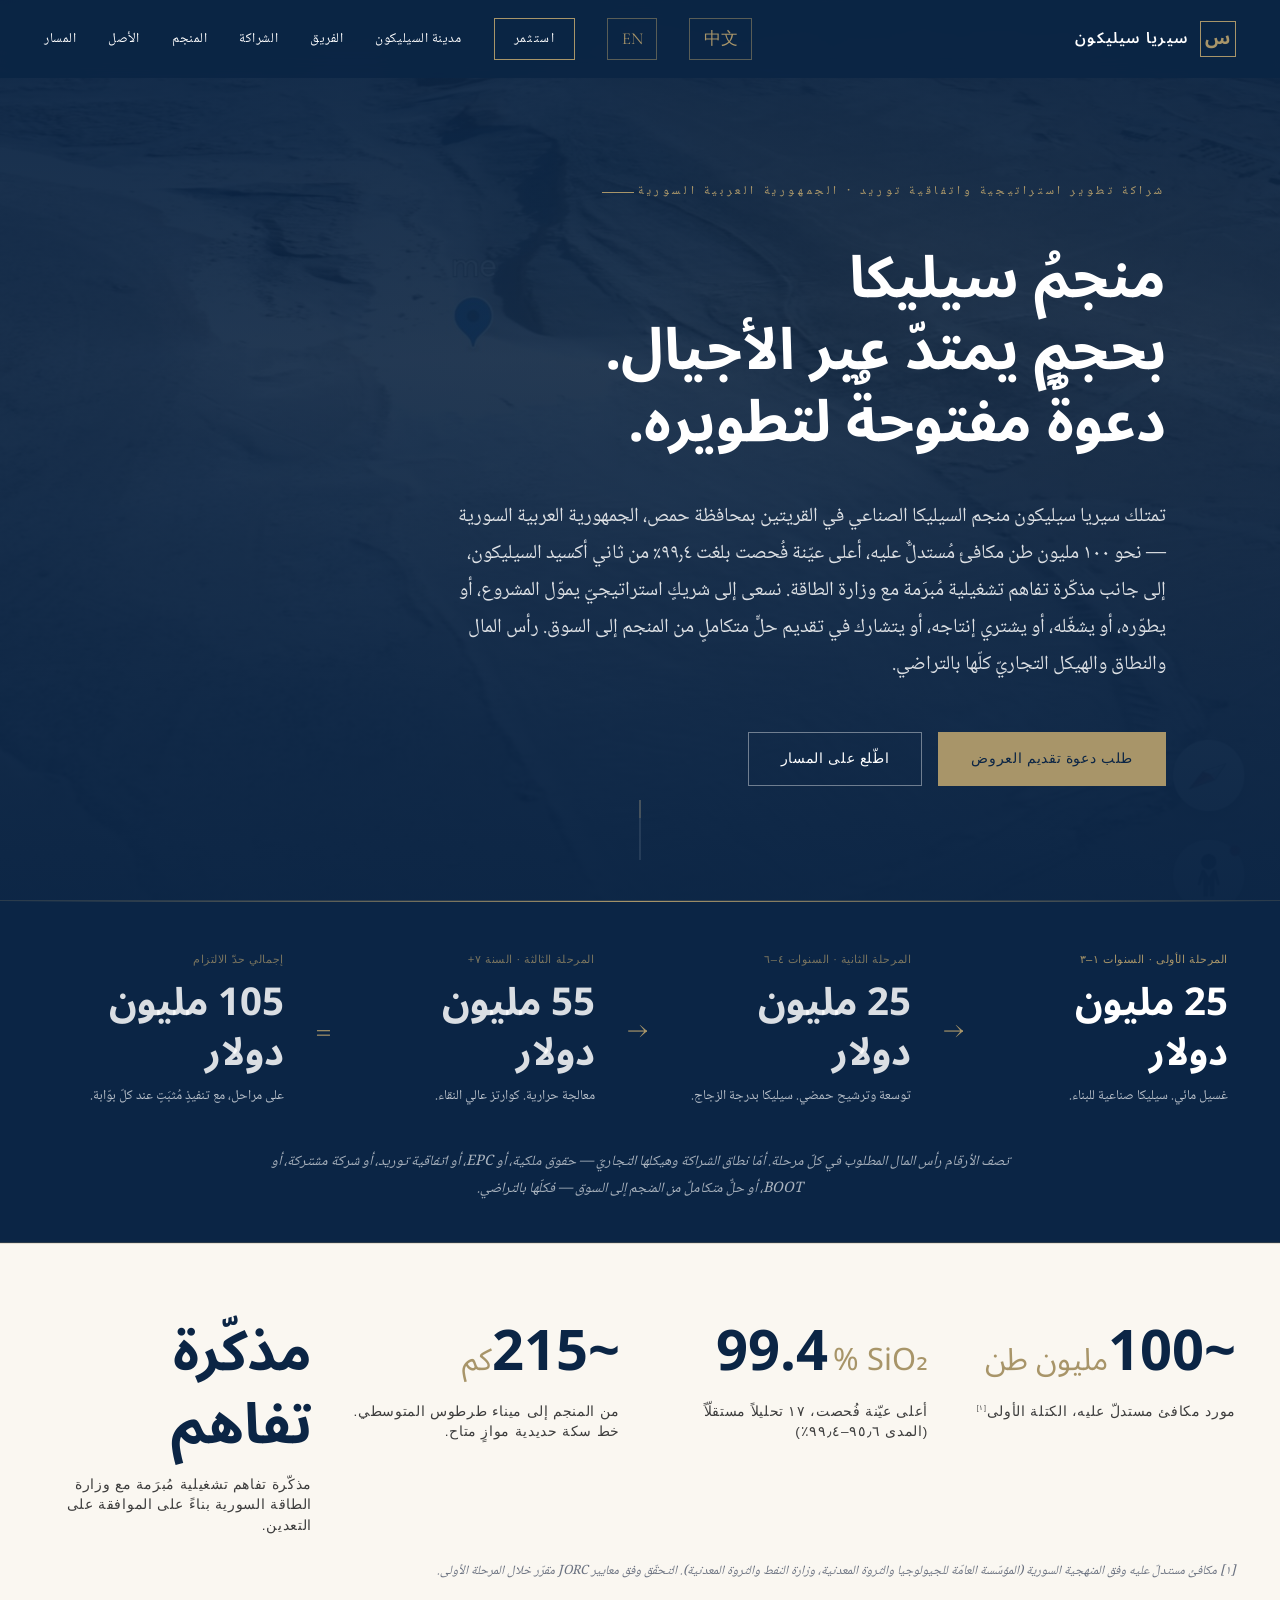
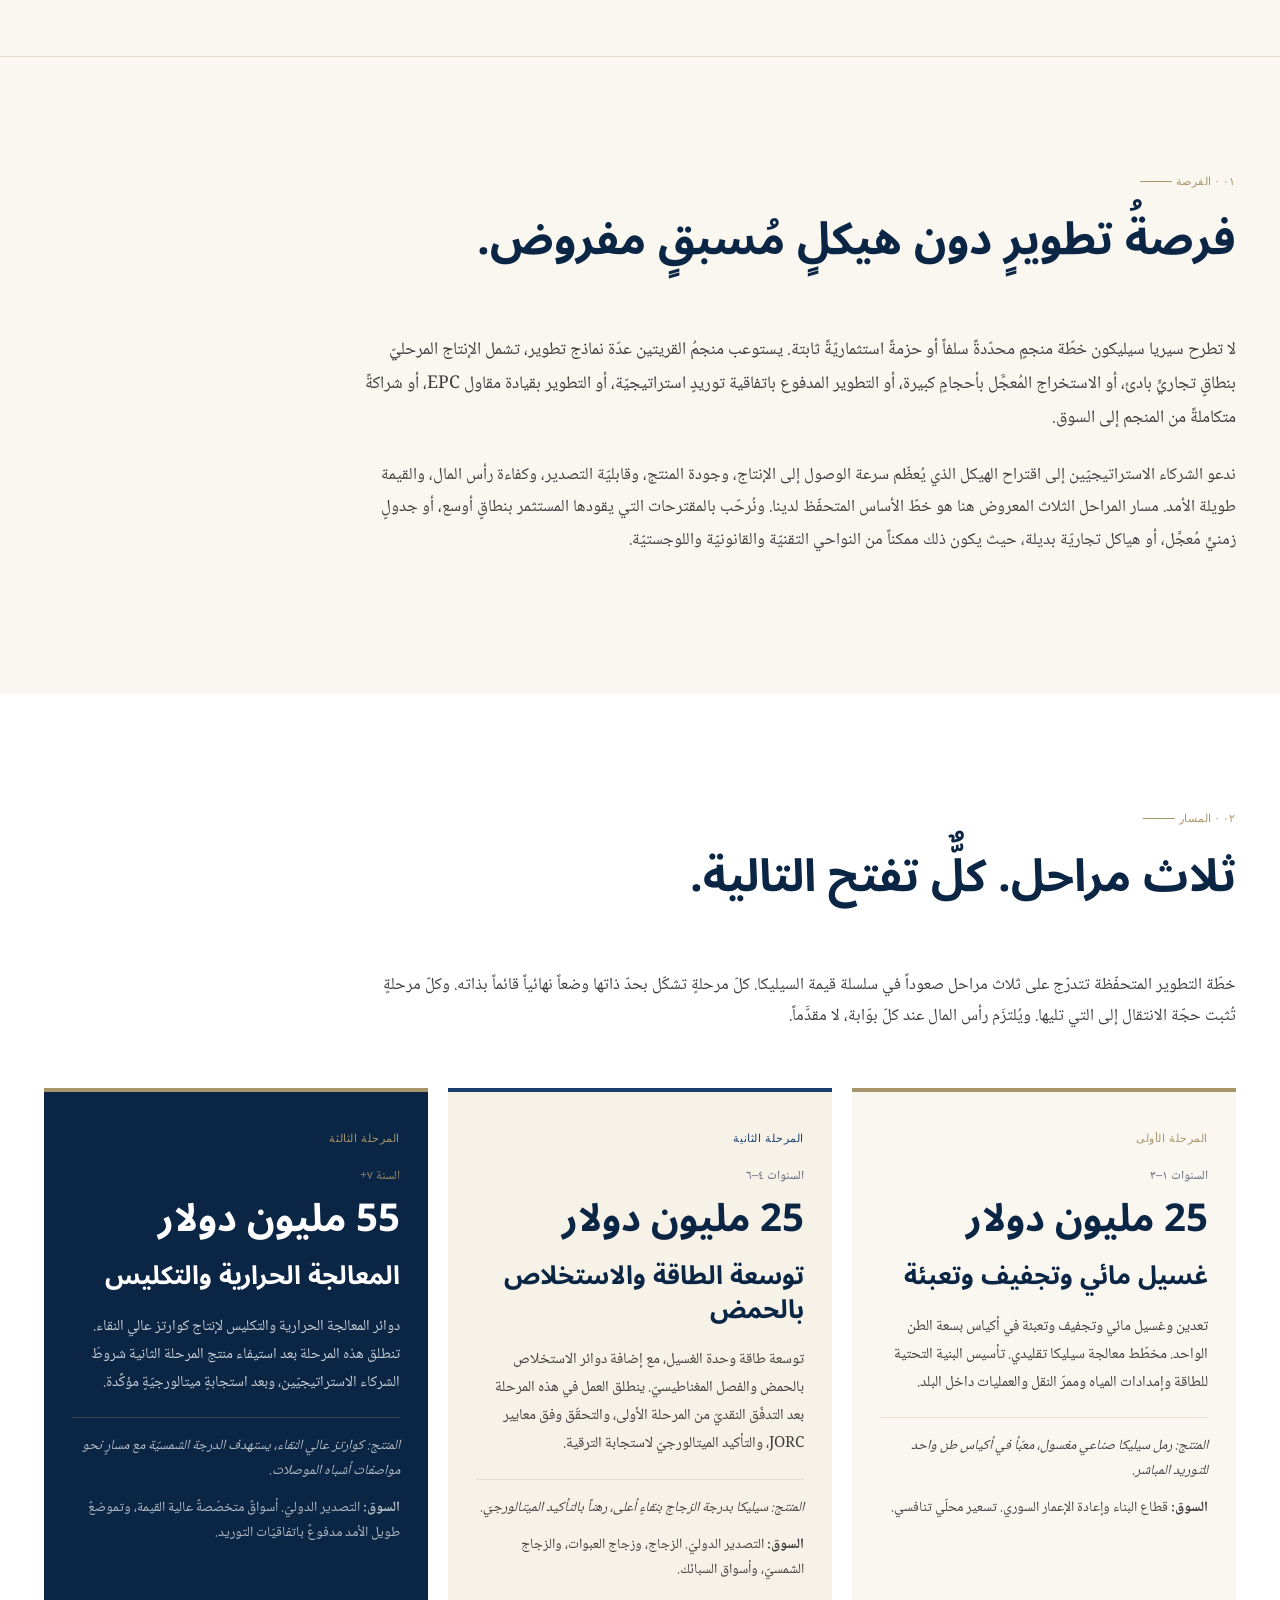
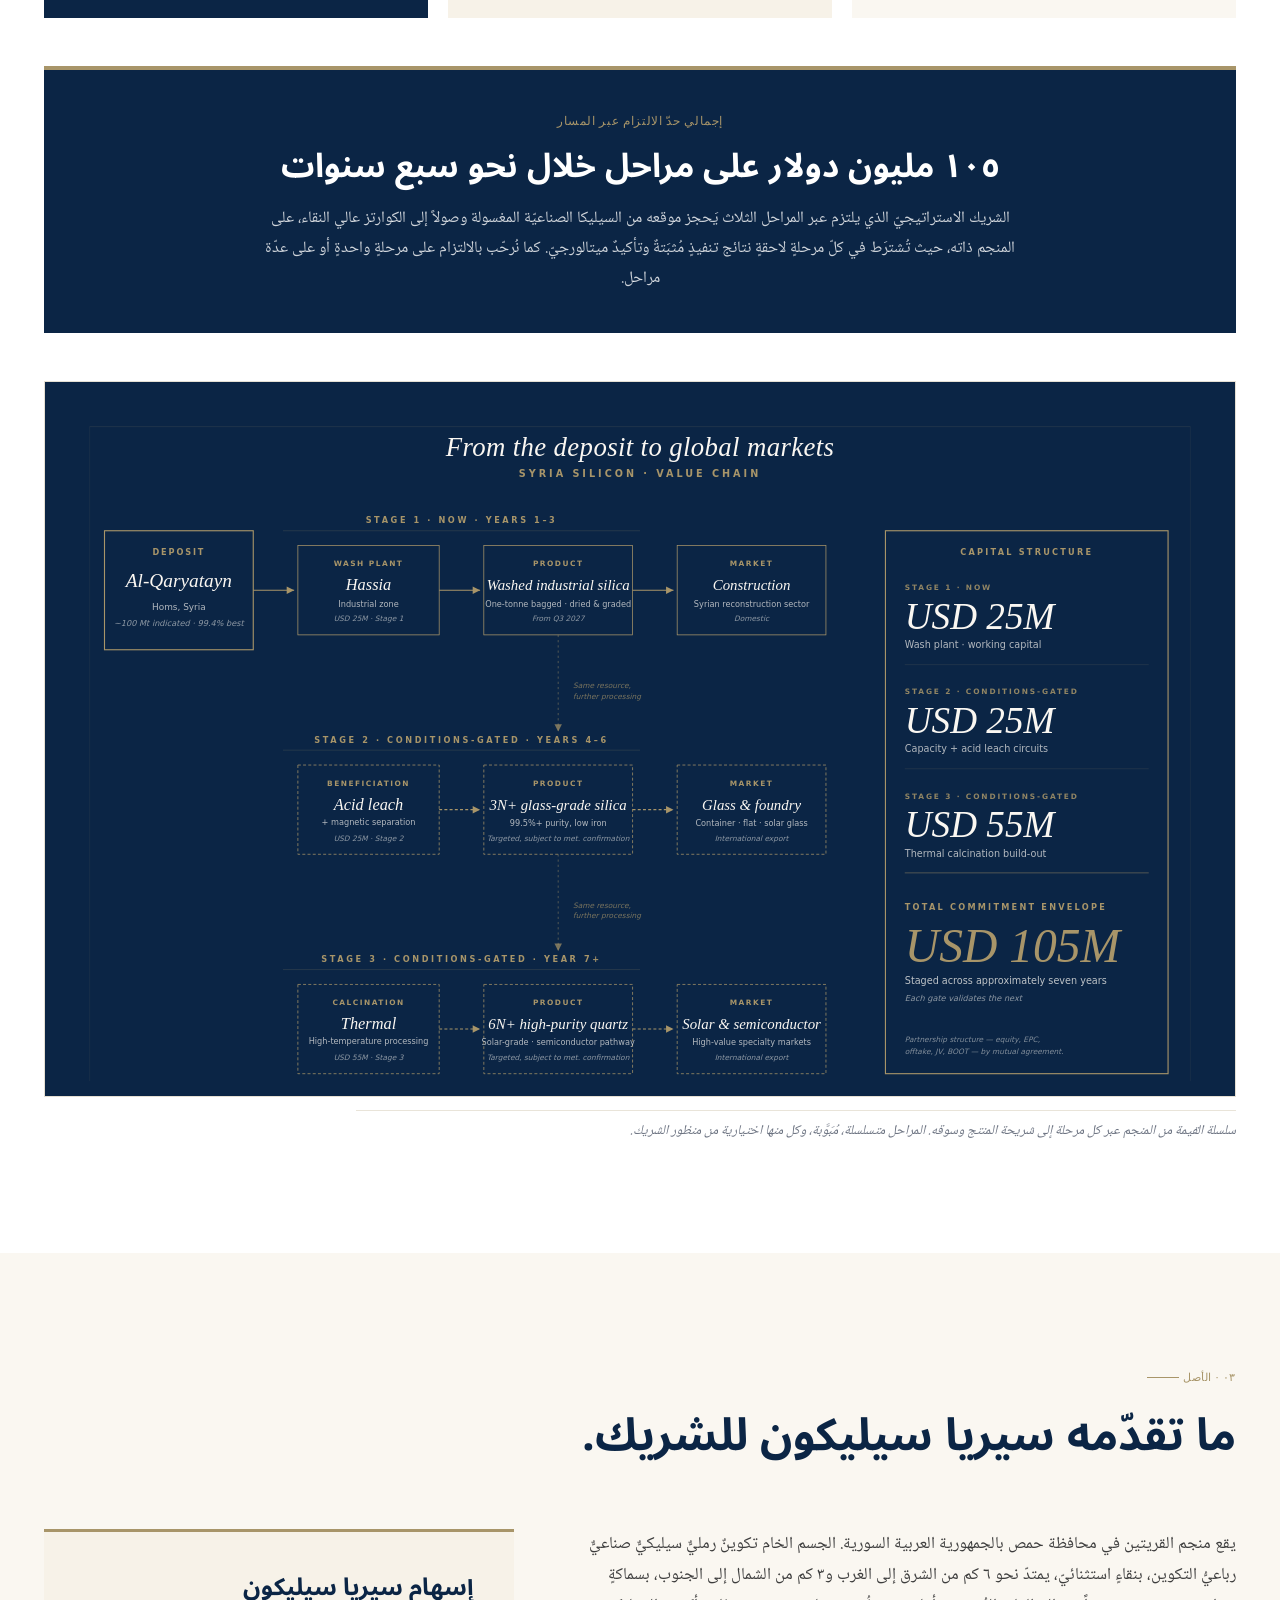
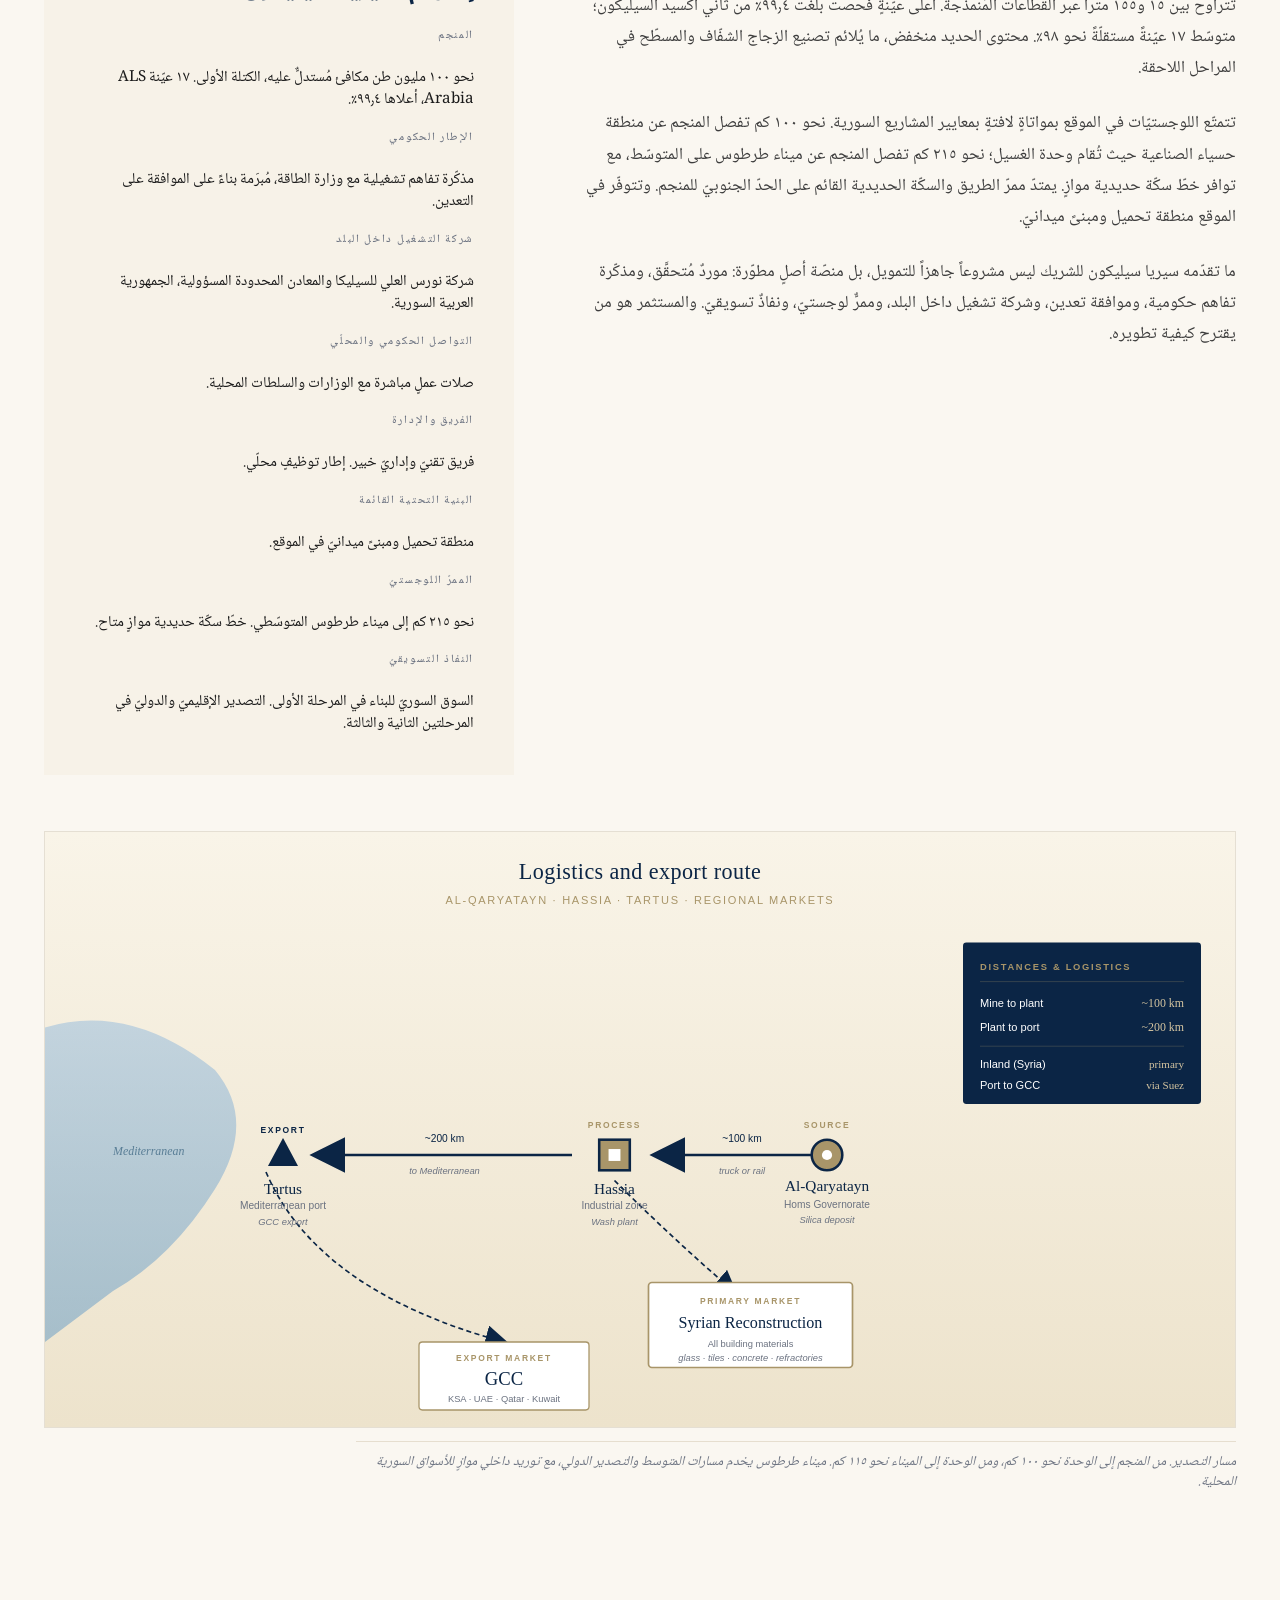
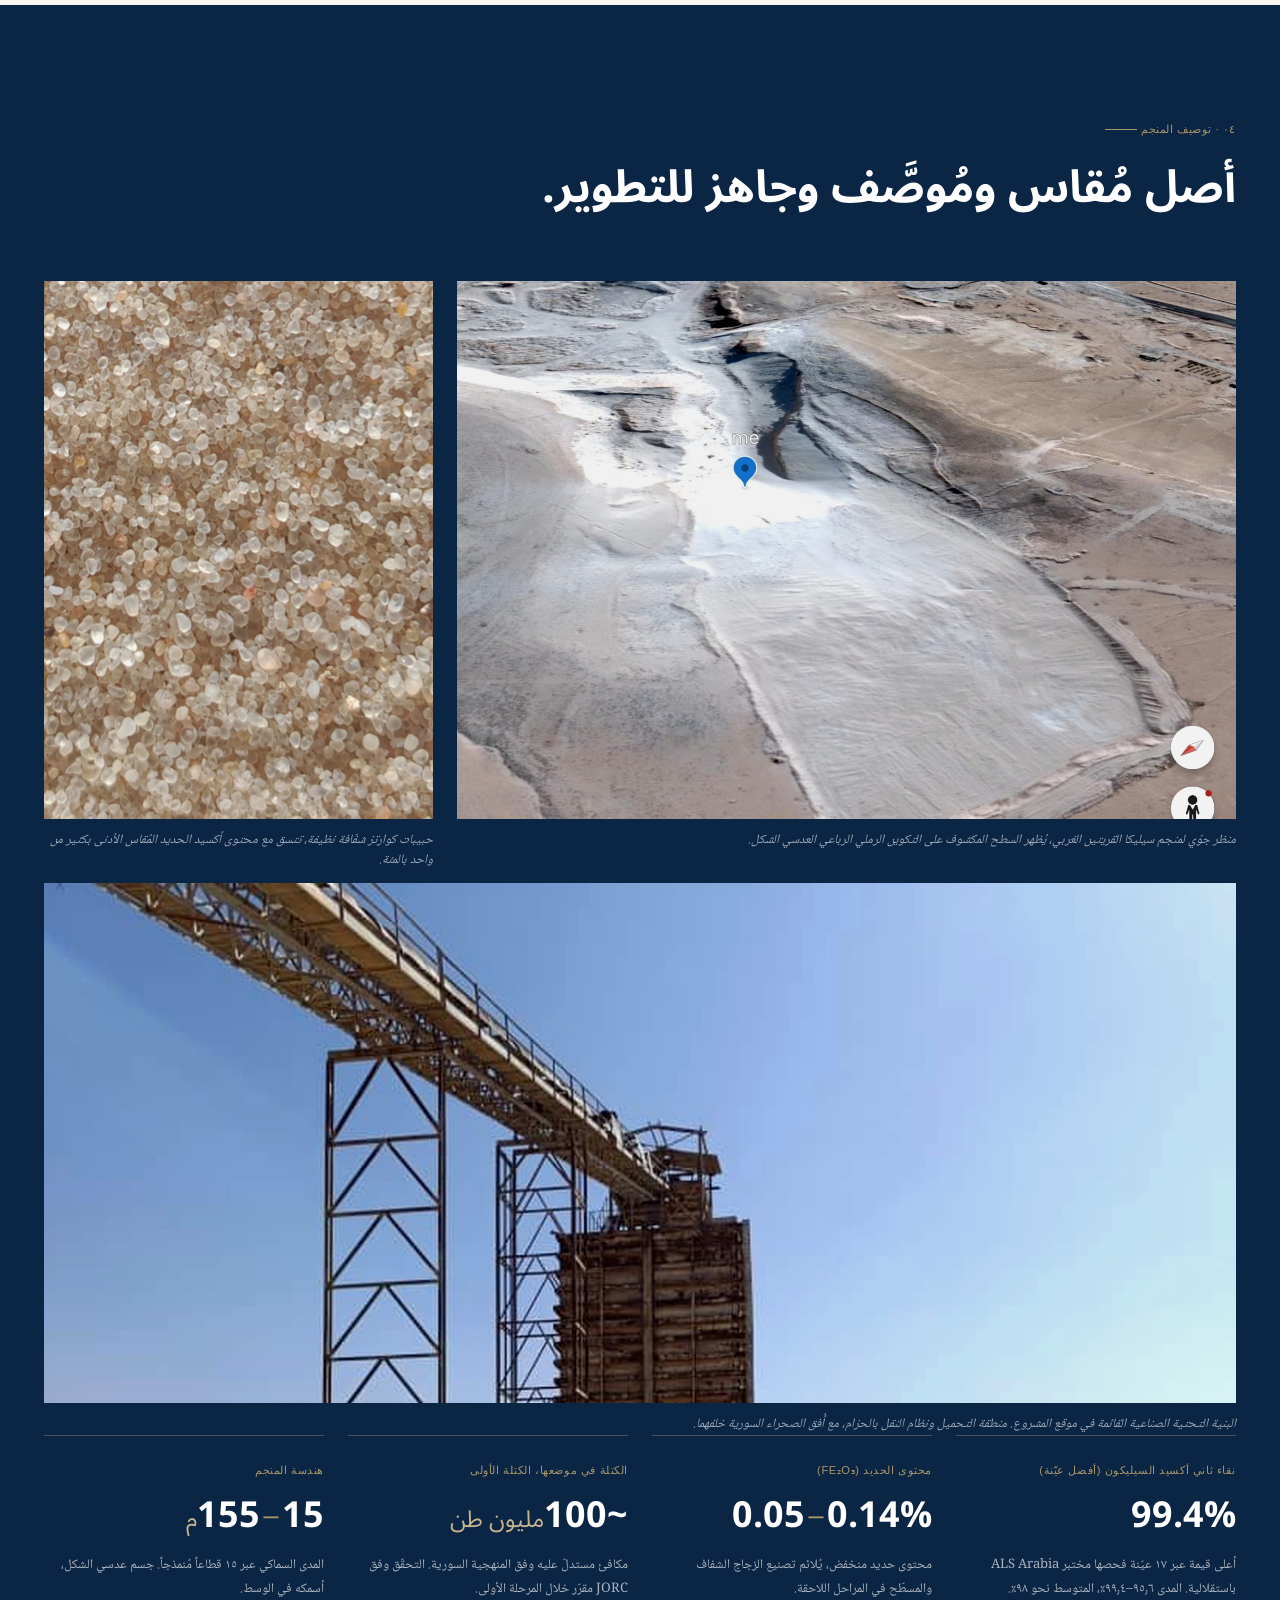
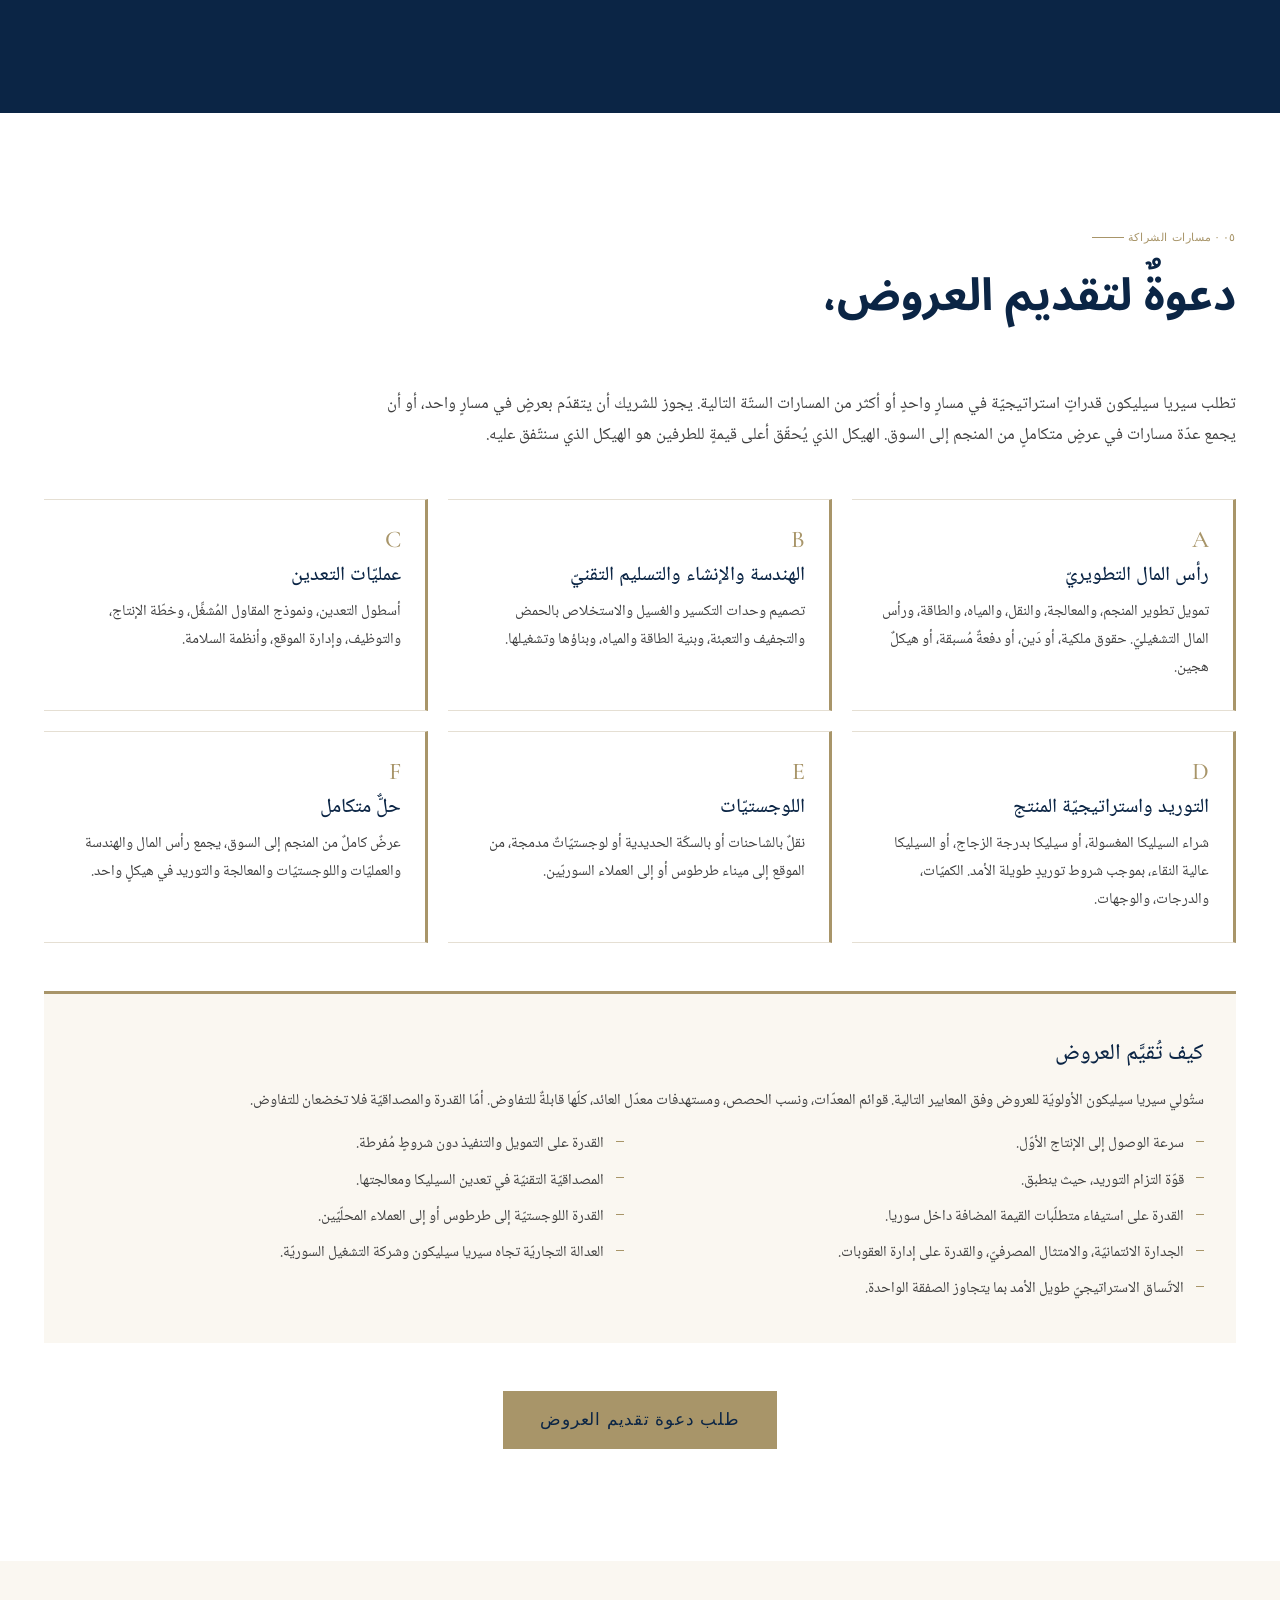
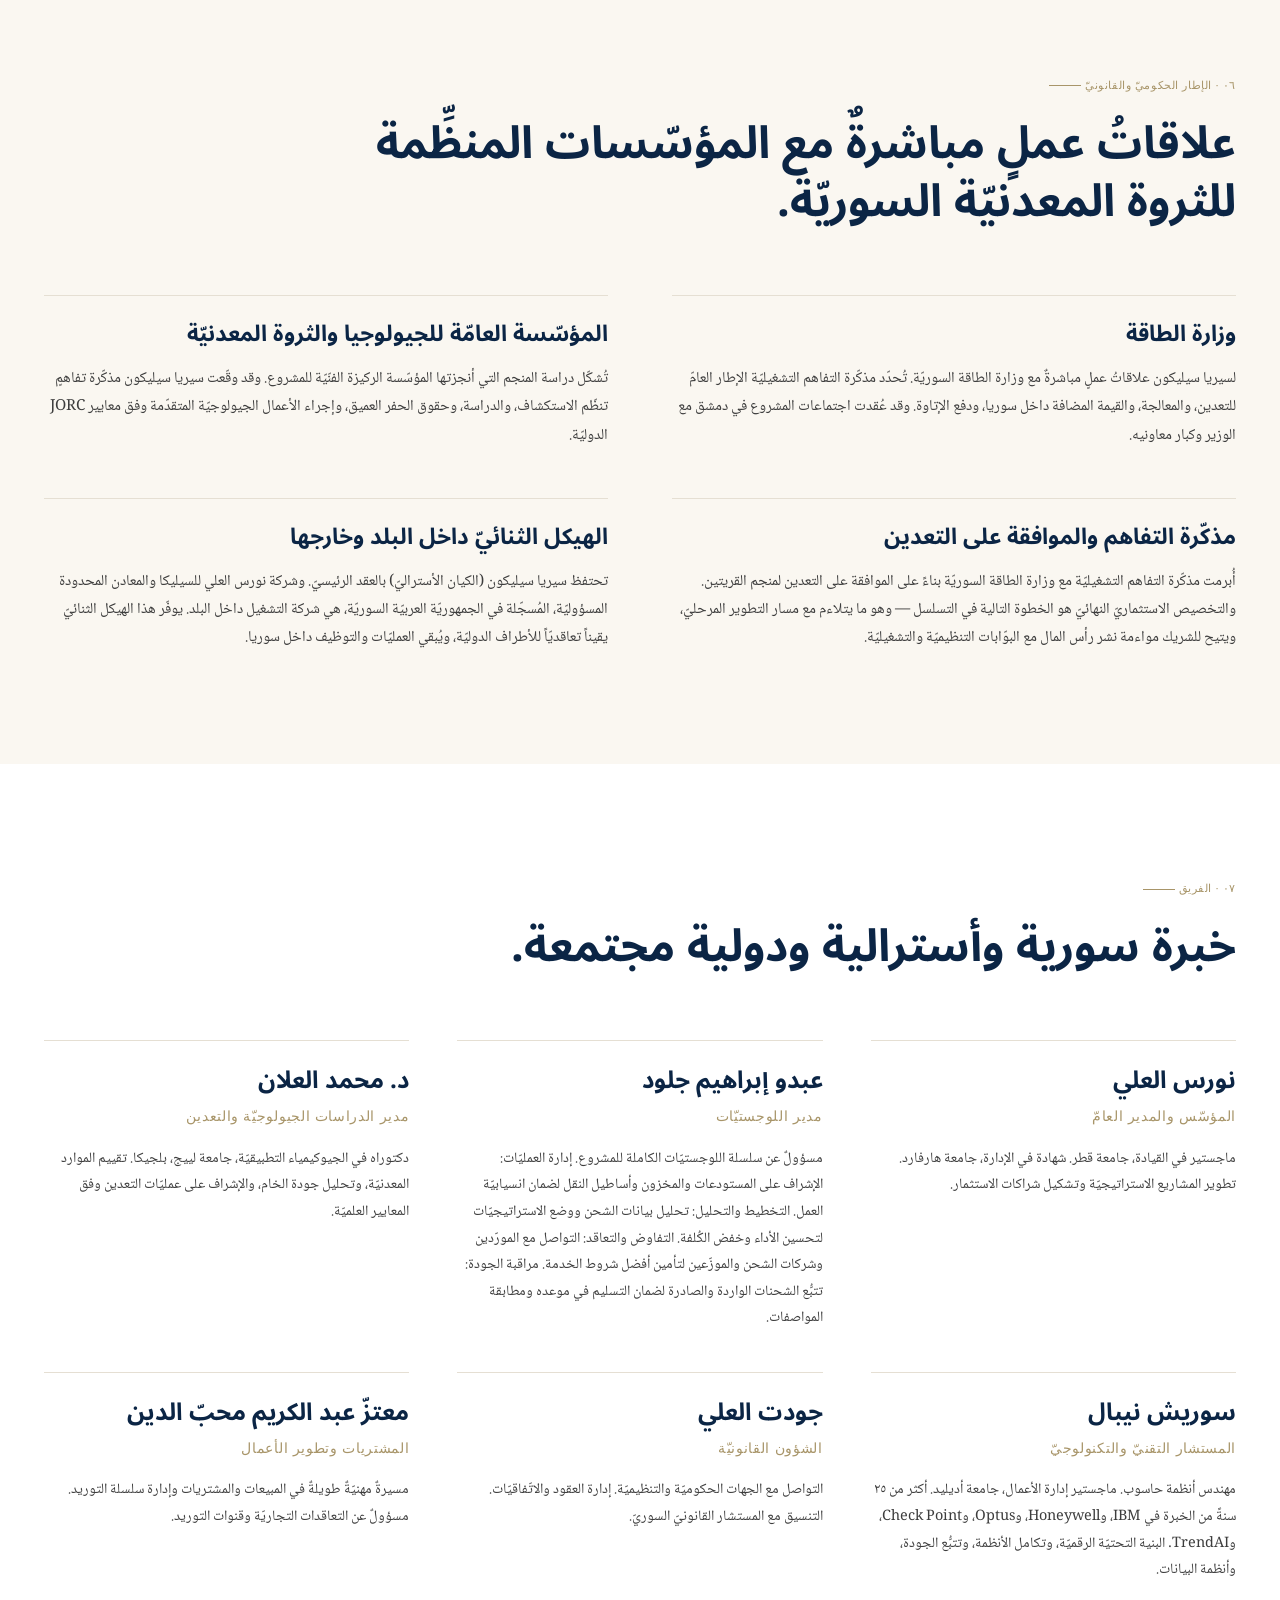
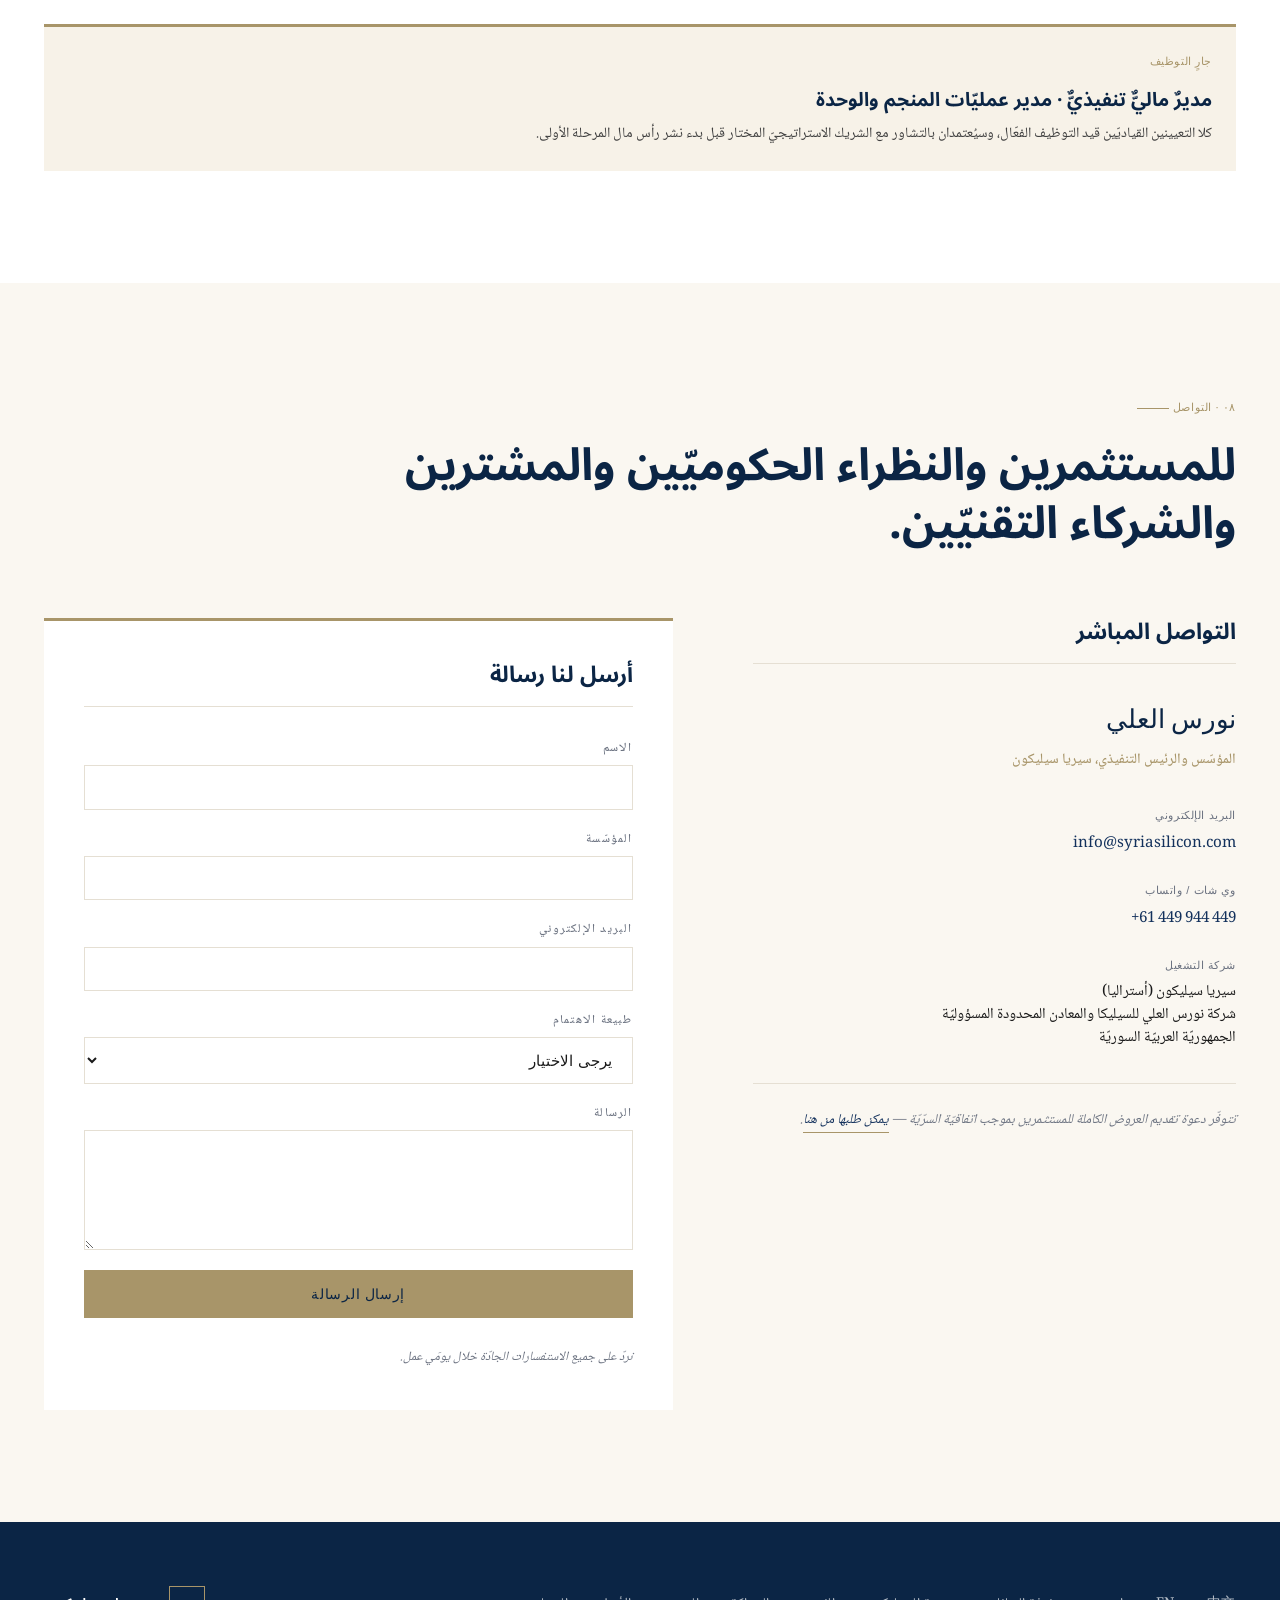
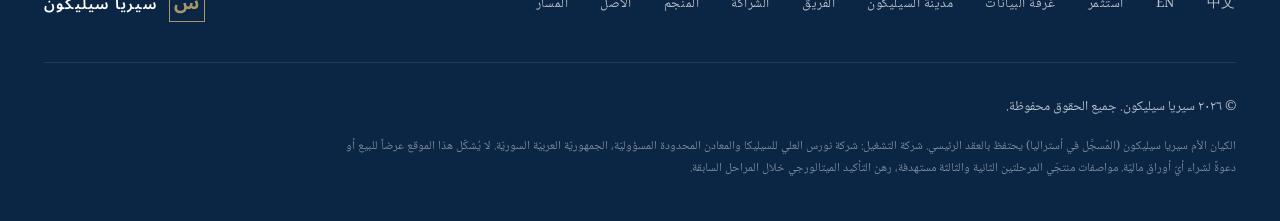
<file: ar/index.html>
<!DOCTYPE html>
<html lang="ar" dir="rtl">
<head>
<meta charset="UTF-8">
<meta name="viewport" content="width=device-width, initial-scale=1.0">
<title>سيريا سيليكون — رمل السيليكا الصناعي، القريتين، الجمهورية العربية السورية</title>
<meta name="description" content="تطوّر سيريا سيليكون منجم السيليكا الصناعي في القريتين بالجمهورية العربية السورية. مسار تطوير على ثلاث مراحل بقيمة 105 مليون دولار. هيكل الشراكة والشروط التجارية بالتراضي.">
<meta name="author" content="Syria Silicon">
<meta property="og:title" content="سيريا سيليكون">
<meta property="og:description" content="تطوير رمل السيليكا الصناعي في القريتين، الجمهورية العربية السورية. مسار ثلاث مراحل: غسيل مائي، توسعة وترشيح حمضي، معالجة حرارية.">
<meta property="og:type" content="website">
<meta property="og:url" content="https://syriasilicon.com/ar">
<link rel="preconnect" href="https://fonts.googleapis.com">
<link rel="preconnect" href="https://fonts.gstatic.com" crossorigin>
<link href="https://fonts.googleapis.com/css2?family=Noto+Naskh+Arabic:wght@400;500;600;700&family=Noto+Sans+Arabic:wght@300;400;500;600;700&family=Cormorant+Garamond:wght@400;500;600&display=swap" rel="stylesheet">
<link rel="alternate" hreflang="en" href="https://syriasilicon.com/">
<link rel="alternate" hreflang="zh" href="https://syriasilicon.com/zh">
<link rel="alternate" hreflang="ar" href="https://syriasilicon.com/ar">
<link rel="stylesheet" href="../styles.css">
<link rel="stylesheet" href="styles-ar.css">
<style>
/* ============================================================
   CRITICAL — kill any inherited drop-cap behaviour from styles.css.
   Drop-caps work for English but break Arabic, because Arabic
   letters connect and a "floated first letter" leaves an orphan
   character in the margin. This must win specificity against any
   other ::first-letter / :first-letter rule anywhere on the page.
   ============================================================ */
html[dir="rtl"] p::first-letter,
html[dir="rtl"] p:first-letter,
body.rtl-body p::first-letter,
body.rtl-body p:first-letter,
[dir="rtl"] .two-col-text p::first-letter,
[dir="rtl"] .two-col-text p:first-letter,
[dir="rtl"] .hero-lede::first-letter,
[dir="rtl"] .hero-lede:first-letter,
[dir="rtl"] .pathway-body::first-letter,
[dir="rtl"] .pathway-body:first-letter,
[dir="rtl"] .partnership p::first-letter,
[dir="rtl"] .partnership p:first-letter,
[dir="rtl"] .team-bio::first-letter,
[dir="rtl"] .team-bio:first-letter {
  font-size: inherit !important;
  float: none !important;
  margin: 0 !important;
  padding: 0 !important;
  font-family: inherit !important;
  font-weight: inherit !important;
  line-height: inherit !important;
  color: inherit !important;
  background: none !important;
  text-shadow: none !important;
  border: 0 !important;
}

.pathway-three { display: grid; grid-template-columns: 1fr 1fr 1fr; gap: 1.25rem; margin-bottom: 3rem; }
.pathway-three .pathway-card { padding: 2.25rem 1.75rem; }
.pathway-three .pathway-card-3 { background: var(--navy-dark); border-top-color: var(--gold); color: var(--paper); }
.pathway-three .pathway-card-3 .pathway-tag { color: var(--gold); }
.pathway-three .pathway-card-3 .pathway-figure,
.pathway-three .pathway-card-3 .pathway-title { color: var(--paper); }
.pathway-three .pathway-card-3 .pathway-body { color: rgba(255,255,255,0.78); }
.pathway-three .pathway-years { font-size: 0.78rem; color: var(--muted); margin-bottom: 0.4rem; font-weight: 500; }
.pathway-three .pathway-card-3 .pathway-years { color: rgba(168,149,105,0.85); }
.pathway-three .pathway-output { font-size: 0.88rem; color: var(--ink-soft); font-style: italic; padding-top: 1rem; margin-top: 1.25rem; border-top: 1px solid var(--line); line-height: 1.75; }
.pathway-three .pathway-card-3 .pathway-output { color: rgba(255,255,255,0.7); border-top-color: rgba(168,149,105,0.3); }
.pathway-three .pathway-market { font-size: 0.88rem; color: var(--ink-soft); margin-top: 0.8rem; line-height: 1.75; }
.pathway-three .pathway-card-3 .pathway-market { color: rgba(255,255,255,0.7); }
@media (max-width: 900px) { .pathway-three { grid-template-columns: 1fr; } }
.pathways-six { display: grid; grid-template-columns: repeat(3, 1fr); gap: 1.25rem; margin-top: 2.5rem; }
.pathway-lane { padding: 1.75rem 1.5rem; background: var(--paper); border: 1px solid var(--line); border-right: 3px solid var(--gold); border-left: none; }
.pathway-lane-letter { font-family: 'Cormorant Garamond', Georgia, serif; font-size: 1.5rem; color: var(--gold); font-weight: 500; line-height: 1; margin-bottom: 0.5rem; }
.pathway-lane-title { font-family: 'Cormorant Garamond', 'Noto Naskh Arabic', Georgia, serif; font-size: 1.25rem; font-weight: 500; color: var(--navy-dark); margin-bottom: 0.6rem; line-height: 1.4; }
.pathway-lane-body { font-size: 0.95rem; line-height: 1.85; color: var(--ink-soft); }
@media (max-width: 1024px) { .pathways-six { grid-template-columns: 1fr 1fr; } }
@media (max-width: 640px) { .pathways-six { grid-template-columns: 1fr; } }
.selectivity { background: var(--cream); border-top: 3px solid var(--gold); padding: 2.5rem 2rem; margin-top: 3rem; }
.selectivity h3 { font-family: 'Cormorant Garamond', 'Noto Naskh Arabic', Georgia, serif; font-size: 1.4rem; color: var(--navy-dark); margin-bottom: 1rem; font-weight: 500; }
.selectivity p { font-size: 0.95rem; line-height: 1.85; color: var(--ink-soft); margin-bottom: 1rem; }
.selectivity ul { list-style: none; padding: 0; margin: 0; display: grid; grid-template-columns: 1fr 1fr; gap: 0.6rem 2rem; }
.selectivity ul li { position: relative; padding-right: 1.25rem; padding-left: 0; font-size: 0.95rem; line-height: 1.75; color: var(--ink-soft); }
.selectivity ul li::before { content: ""; position: absolute; right: 0; left: auto; top: 0.65em; width: 8px; height: 1px; background: var(--gold); }
@media (max-width: 768px) { .selectivity ul { grid-template-columns: 1fr; } }
</style>
</head>
<body class="rtl-body">

<header class="nav" id="nav">
  <div class="nav-inner container">
    <a href="#top" class="nav-brand">
      <span class="brand-mark">س</span>
      <span class="brand-name">سيريا سيليكون</span>
    </a>
    <nav class="nav-links">
      <a href="#pathway">المسار</a>
      <a href="#project">الأصل</a>
      <a href="#resource">المنجم</a>
      <a href="#partnership">الشراكة</a>
      <a href="#team">الفريق</a>
      <a href="/silicon-city">مدينة السيليكون</a>
      <a href="invest" class="nav-cta">استثمر</a>
      <a href="/" class="nav-lang">EN</a>
      <a href="/zh/" class="nav-lang" lang="zh">中文</a>
    </nav>
    <button class="nav-mobile-toggle" aria-label="القائمة" id="mobileToggle">
      <span></span><span></span><span></span>
    </button>
  </div>
  <nav class="nav-mobile" id="mobileNav">
    <a href="#pathway">المسار</a>
    <a href="#project">الأصل</a>
    <a href="#resource">المنجم</a>
    <a href="#partnership">الشراكة</a>
    <a href="#team">الفريق</a>
    <a href="/silicon-city">مدينة السيليكون</a>
    <a href="invest">استثمر</a>
    <a href="#contact">التواصل</a>
    <a href="/">English</a>
    <a href="/zh/" lang="zh">中文</a>
  </nav>
</header>

<section class="hero" id="top">
  <div class="hero-bg-image"></div>
  <div class="hero-overlay"></div>
  <div class="container hero-content">
    <p class="hero-eyebrow">شراكة تطوير استراتيجية واتفاقية توريد · الجمهورية العربية السورية</p>
    <h1 class="hero-title">
      منجمُ سيليكا<br>
      بحجمٍ يمتدّ عبر الأجيال.<br>
      دعوةٌ مفتوحةٌ لتطويره.
    </h1>
    <p class="hero-lede">
      تمتلك سيريا سيليكون منجم السيليكا الصناعي في القريتين بمحافظة حمص، الجمهورية العربية السورية — نحو ١٠٠ مليون طن مكافئ مُستدلٌّ عليه، أعلى عيّنة فُحصت بلغت ٩٩٫٤٪ من ثاني أكسيد السيليكون، إلى جانب مذكّرة تفاهم تشغيلية مُبرَمة مع وزارة الطاقة. نسعى إلى شريكٍ استراتيجيّ يموّل المشروع، أو يطوّره، أو يشغّله، أو يشتري إنتاجه، أو يتشارك في تقديم حلٍّ متكاملٍ من المنجم إلى السوق. رأس المال والنطاق والهيكل التجاريّ كلّها بالتراضي.
    </p>
    <div class="hero-actions">
      <a href="invest" class="btn btn-primary">طلب دعوة تقديم العروض</a>
      <a href="#pathway" class="btn btn-ghost">اطّلع على المسار</a>
    </div>
  </div>
  <div class="hero-scroll-indicator" aria-hidden="true"><span></span></div>
</section>

<section class="raising-banner">
  <div class="container">
    <div class="raising-grid" style="grid-template-columns: 1fr auto 1fr auto 1fr auto 1fr;">
      <div class="raising-item raising-item-active">
        <p class="raising-label">المرحلة الأولى · السنوات ١–٣</p>
        <p class="raising-figure">25 مليون دولار</p>
        <p class="raising-detail">غسيل مائي. سيليكا صناعية للبناء.</p>
      </div>
      <div class="raising-arrow" aria-hidden="true">←</div>
      <div class="raising-item raising-item-future">
        <p class="raising-label">المرحلة الثانية · السنوات ٤–٦</p>
        <p class="raising-figure">25 مليون دولار</p>
        <p class="raising-detail">توسعة وترشيح حمضي. سيليكا بدرجة الزجاج.</p>
      </div>
      <div class="raising-arrow" aria-hidden="true">←</div>
      <div class="raising-item raising-item-future">
        <p class="raising-label">المرحلة الثالثة · السنة ٧+</p>
        <p class="raising-figure">55 مليون دولار</p>
        <p class="raising-detail">معالجة حرارية. كوارتز عالي النقاء.</p>
      </div>
      <div class="raising-equals" aria-hidden="true">=</div>
      <div class="raising-item raising-item-total">
        <p class="raising-label">إجمالي حدّ الالتزام</p>
        <p class="raising-figure">105 مليون دولار</p>
        <p class="raising-detail">على مراحل، مع تنفيذٍ مُثبَتٍ عند كلّ بوّابة.</p>
      </div>
    </div>
    <p style="text-align:center; margin-top: 2rem; font-size: 0.9rem; color: rgba(255,255,255,0.65); font-style: italic; max-width: 780px; margin-right: auto; margin-left: auto; line-height: 1.85;">
      تصف الأرقام رأس المال المطلوب في كلّ مرحلة. أمّا نطاق الشراكة وهيكلها التجاريّ — حقوق ملكية، أو EPC، أو اتفاقية توريد، أو شركة مشتركة، أو BOOT، أو حلٌّ متكاملٌ من المنجم إلى السوق — فكلّها بالتراضي.
    </p>
  </div>
</section>

<section class="facts-band">
  <div class="container">
    <div class="facts-grid">
      <div class="fact">
        <div class="fact-figure">~100<span class="fact-unit">مليون طن</span></div>
        <div class="fact-label">مورد مكافئ مستدلّ عليه، الكتلة الأولى<sup style="font-size: 0.5em; vertical-align: super;">[١]</sup></div>
      </div>
      <div class="fact">
        <div class="fact-figure">99.4<span class="fact-unit">% SiO₂</span></div>
        <div class="fact-label">أعلى عيّنة فُحصت، ١٧ تحليلاً مستقلّاً (المدى ٩٥٫٦–٩٩٫٤٪)</div>
      </div>
      <div class="fact">
        <div class="fact-figure">~215<span class="fact-unit">كم</span></div>
        <div class="fact-label">من المنجم إلى ميناء طرطوس المتوسطي. خط سكة حديدية موازٍ متاح.</div>
      </div>
      <div class="fact">
        <div class="fact-figure">مذكّرة تفاهم</div>
        <div class="fact-label">مذكّرة تفاهم تشغيلية مُبرَمة مع وزارة الطاقة السورية بناءً على الموافقة على التعدين.</div>
      </div>
    </div>
    <p style="font-size: 0.8rem; color: var(--muted); margin-top: 1.5rem; font-style: italic; line-height: 1.85;">
      [١] مكافئ مستدلّ عليه وفق المنهجية السورية (المؤسّسة العامّة للجيولوجيا والثروة المعدنية، وزارة النفط والثروة المعدنية). التحقّق وفق معايير JORC مقرّر خلال المرحلة الأولى.
    </p>
  </div>
</section>

<section class="section section-cream" id="philosophy">
  <div class="container">
    <div class="section-head">
      <p class="eyebrow">٠١ · الفرصة</p>
      <h2 class="section-title">فرصةُ تطويرٍ دون هيكلٍ مُسبقٍ مفروض.</h2>
    </div>
    <div style="max-width: 880px;">
      <p style="font-size: 1.1rem; line-height: 1.95; color: var(--ink-soft); margin-bottom: 1.5rem;">
        لا تطرح سيريا سيليكون خطّة منجمٍ محدّدةً سلفاً أو حزمةً استثماريّةً ثابتة. يستوعب منجمُ القريتين عدّة نماذج تطوير، تشمل الإنتاج المرحليّ بنطاقٍ تجاريٍّ بادئ، أو الاستخراج المُعجَّل بأحجامٍ كبيرة، أو التطوير المدفوع باتفاقية توريدٍ استراتيجيّة، أو التطوير بقيادة مقاول EPC، أو شراكةً متكاملةً من المنجم إلى السوق.
      </p>
      <p style="font-size: 1.05rem; line-height: 1.95; color: var(--ink-soft); margin-bottom: 1.5rem;">
        ندعو الشركاء الاستراتيجيّين إلى اقتراح الهيكل الذي يُعظّم سرعة الوصول إلى الإنتاج، وجودة المنتج، وقابليّة التصدير، وكفاءة رأس المال، والقيمة طويلة الأمد. مسار المراحل الثلاث المعروض هنا هو خطّ الأساس المتحفّظ لدينا. ونُرحّب بالمقترحات التي يقودها المستثمر بنطاقٍ أوسع، أو جدولٍ زمنيٍّ مُعجَّل، أو هياكل تجاريّة بديلة، حيث يكون ذلك ممكناً من النواحي التقنيّة والقانونيّة واللوجستيّة.
      </p>
    </div>
  </div>
</section>

<section class="section section-light" id="pathway">
  <div class="container">
    <div class="section-head">
      <p class="eyebrow">٠٢ · المسار</p>
      <h2 class="section-title">ثلاث مراحل. كلٌّ تفتح التالية.</h2>
    </div>

    <div class="pathway-intro">
      <p>خطّة التطوير المتحفّظة تتدرّج على ثلاث مراحل صعوداً في سلسلة قيمة السيليكا. كلّ مرحلةٍ تشكّل بحدّ ذاتها وضعاً نهائياً قائماً بذاته. وكلّ مرحلةٍ تُثبت حجّة الانتقال إلى التي تليها. ويُلتزَم رأس المال عند كلّ بوّابة، لا مقدَّماً.</p>
    </div>

    <div class="pathway-three">
      <div class="pathway-card pathway-card-1">
        <p class="pathway-tag">المرحلة الأولى</p>
        <p class="pathway-years">السنوات ١–٣</p>
        <p class="pathway-figure">25 مليون دولار</p>
        <h3 class="pathway-title">غسيل مائي وتجفيف وتعبئة</h3>
        <p class="pathway-body">تعدين وغسيل مائي وتجفيف وتعبئة في أكياس بسعة الطن الواحد. مخطّط معالجة سيليكا تقليدي. تأسيس البنية التحتية للطاقة وإمدادات المياه وممرّ النقل والعمليات داخل البلد.</p>
        <p class="pathway-output">المنتج: رمل سيليكا صناعي مغسول، معبّأ في أكياس طن واحد للتوريد المباشر.</p>
        <p class="pathway-market"><strong>السوق:</strong> قطاع البناء وإعادة الإعمار السوري. تسعير محلّي تنافسي.</p>
      </div>

      <div class="pathway-card pathway-card-2">
        <p class="pathway-tag">المرحلة الثانية</p>
        <p class="pathway-years">السنوات ٤–٦</p>
        <p class="pathway-figure">25 مليون دولار</p>
        <h3 class="pathway-title">توسعة الطاقة والاستخلاص بالحمض</h3>
        <p class="pathway-body">توسعة طاقة وحدة الغسيل، مع إضافة دوائر الاستخلاص بالحمض والفصل المغناطيسيّ. ينطلق العمل في هذه المرحلة بعد التدفّق النقديّ من المرحلة الأولى، والتحقّق وفق معايير JORC، والتأكيد الميتالورجيّ لاستجابة الترقية.</p>
        <p class="pathway-output">المنتج: سيليكا بدرجة الزجاج بنقاءٍ أعلى، رهناً بالتأكيد الميتالورجيّ.</p>
        <p class="pathway-market"><strong>السوق:</strong> التصدير الدوليّ. الزجاج، وزجاج العبوات، والزجاج الشمسيّ، وأسواق السبائك.</p>
      </div>

      <div class="pathway-card pathway-card-3">
        <p class="pathway-tag">المرحلة الثالثة</p>
        <p class="pathway-years">السنة ٧+</p>
        <p class="pathway-figure">55 مليون دولار</p>
        <h3 class="pathway-title">المعالجة الحرارية والتكليس</h3>
        <p class="pathway-body">دوائر المعالجة الحرارية والتكليس لإنتاج كوارتز عالي النقاء. تنطلق هذه المرحلة بعد استيفاء منتج المرحلة الثانية شروطَ الشركاء الاستراتيجيّين، وبعد استجابةٍ ميتالورجيّةٍ مؤكَّدة.</p>
        <p class="pathway-output">المنتج: كوارتز عالي النقاء، يستهدف الدرجة الشمسيّة مع مسارٍ نحو مواصفات أشباه الموصلات.</p>
        <p class="pathway-market"><strong>السوق:</strong> التصدير الدوليّ. أسواقٌ متخصّصةٌ عالية القيمة، وتموضعٌ طويل الأمد مدفوعٌ باتفاقيّات التوريد.</p>
      </div>
    </div>

    <div class="pathway-combined">
      <p class="pathway-combined-label">إجمالي حدّ الالتزام عبر المسار</p>
      <p class="pathway-combined-figure">١٠٥ مليون دولار على مراحل خلال نحو سبع سنوات</p>
      <p class="pathway-combined-body">الشريك الاستراتيجيّ الذي يلتزم عبر المراحل الثلاث يَحجز موقعه من السيليكا الصناعيّة المغسولة وصولاً إلى الكوارتز عالي النقاء، على المنجم ذاته، حيث تُشترَط في كلّ مرحلةٍ لاحقةٍ نتائج تنفيذٍ مُثبَتةٌ وتأكيدٌ ميتالورجيّ. كما نُرحّب بالالتزام على مرحلةٍ واحدةٍ أو على عدّة مراحل.</p>
    </div>

    <figure class="diagram">
      <img src="../images/value_chain.svg" alt="سلسلة قيمة سيريا سيليكون: منجم القريتين عبر التطوير على ثلاث مراحل إلى السيليكا الصناعية المغسولة والسيليكا بدرجة الزجاج والكوارتز عالي النقاء">
      <figcaption>سلسلة القيمة من المنجم عبر كل مرحلة إلى شريحة المنتج وسوقه. المراحل متسلسلة، مُبَوَّبة، وكل منها اختيارية من منظور الشريك.</figcaption>
    </figure>
  </div>
</section>

<section class="section section-cream" id="project">
  <div class="container">
    <div class="section-head">
      <p class="eyebrow">٠٣ · الأصل</p>
      <h2 class="section-title">ما تقدّمه سيريا سيليكون للشريك.</h2>
    </div>

    <div class="two-col">
      <div class="two-col-text">
        <p>يقع منجم القريتين في محافظة حمص بالجمهورية العربية السورية. الجسم الخام تكوينٌ رمليٌّ سيليكيٌّ صناعيٌّ رباعيُّ التكوين، بنقاءٍ استثنائيّ، يمتدّ نحو ٦ كم من الشرق إلى الغرب و٣ كم من الشمال إلى الجنوب، بسماكةٍ تتراوح بين ١٥ و١٥٥ متراً عبر القطاعات المُنمذجة. أعلى عيّنةٍ فُحصت بلغت ٩٩٫٤٪ من ثاني أكسيد السيليكون؛ متوسّط ١٧ عيّنةً مستقلّةً نحو ٩٨٪. محتوى الحديد منخفض، ما يُلائم تصنيع الزجاج الشفّاف والمسطّح في المراحل اللاحقة.</p>

        <p>تتمتّع اللوجستيّات في الموقع بمواتاةٍ لافتةٍ بمعايير المشاريع السورية. نحو ١٠٠ كم تفصل المنجم عن منطقة حسياء الصناعية حيث تُقام وحدة الغسيل؛ نحو ٢١٥ كم تفصل المنجم عن ميناء طرطوس على المتوسّط، مع توافر خطّ سكّة حديدية موازٍ. يمتدّ ممرّ الطريق والسكّة الحديدية القائم على الحدّ الجنوبيّ للمنجم. وتتوفّر في الموقع منطقة تحميل ومبنىً ميدانيّ.</p>

        <p>ما تقدّمه سيريا سيليكون للشريك ليس مشروعاً جاهزاً للتمويل، بل منصّة أصلٍ مطوّرة: موردٌ مُتحقَّق، ومذكّرة تفاهم حكومية، وموافقة تعدين، وشركة تشغيل داخل البلد، وممرٌّ لوجستيّ، ونفاذٌ تسويقيّ. والمستثمر هو من يقترح كيفية تطويره.</p>
      </div>
      <div class="two-col-aside">
        <div class="aside-card">
          <h3 class="aside-title">إسهام سيريا سيليكون</h3>
          <dl class="aside-list">
            <dt>المنجم</dt><dd>نحو ١٠٠ مليون طن مكافئ مُستدلٌّ عليه، الكتلة الأولى. ١٧ عيّنة ALS Arabia، أعلاها ٩٩٫٤٪.</dd>
            <dt>الإطار الحكومي</dt><dd>مذكّرة تفاهم تشغيلية مع وزارة الطاقة، مُبرَمة بناءً على الموافقة على التعدين.</dd>
            <dt>شركة التشغيل داخل البلد</dt><dd>شركة نورس العلي للسيليكا والمعادن المحدودة المسؤولية، الجمهورية العربية السورية.</dd>
            <dt>التواصل الحكومي والمحلّي</dt><dd>صلات عملٍ مباشرة مع الوزارات والسلطات المحلية.</dd>
            <dt>الفريق والإدارة</dt><dd>فريق تقنيّ وإداريّ خبير. إطار توظيفٍ محلّي.</dd>
            <dt>البنية التحتية القائمة</dt><dd>منطقة تحميل ومبنىً ميدانيّ في الموقع.</dd>
            <dt>الممرّ اللوجستيّ</dt><dd>نحو ٢١٥ كم إلى ميناء طرطوس المتوسّطي. خطّ سكّة حديدية موازٍ متاح.</dd>
            <dt>النفاذ التسويقيّ</dt><dd>السوق السوريّ للبناء في المرحلة الأولى. التصدير الإقليميّ والدوليّ في المرحلتين الثانية والثالثة.</dd>
          </dl>
        </div>
      </div>
    </div>

    <figure class="diagram diagram-wide">
      <img src="../images/export_route.svg" alt="مسار اللوجستيات والتصدير: منجم القريتين إلى وحدة غسيل حسياء إلى ميناء طرطوس المتوسطي، يخدم الأسواق السورية المحلية والتصدير الدولي">
      <figcaption>مسار التصدير. من المنجم إلى الوحدة نحو ١٠٠ كم، ومن الوحدة إلى الميناء نحو ١١٥ كم. ميناء طرطوس يخدم مسارات المتوسط والتصدير الدولي، مع توريد داخلي موازٍ للأسواق السورية المحلية.</figcaption>
    </figure>
  </div>
</section>

<section class="section section-dark" id="resource">
  <div class="container">
    <div class="section-head">
      <p class="eyebrow eyebrow-light">٠٤ · توصيف المنجم</p>
      <h2 class="section-title section-title-light">أصل مُقاس ومُوصَّف وجاهز للتطوير.</h2>
    </div>

    <div class="resource-imagery">
      <figure class="resource-image-wide">
        <img src="../images/aerial_mine.jpg" alt="منظر جوّي لمنجم سيليكا القريتين">
        <figcaption>منظر جوّي لمنجم سيليكا القريتين الغربي، يُظهر السطح المكشوف على التكوين الرملي الرباعي العدسي الشكل.</figcaption>
      </figure>
      <figure class="resource-image-tall">
        <img src="../images/sand_closeup.jpg" alt="لقطة قريبة لحبيبات رمل سيليكا القريتين">
        <figcaption>حبيبات كوارتز شفّافة نظيفة، تتسق مع محتوى أكسيد الحديد المُقاس الأدنى بكثير من واحد بالمئة.</figcaption>
      </figure>
    </div>

    <figure class="resource-image-wide resource-image-second">
      <img src="../images/site_infrastructure.jpg" alt="البنية التحتية الصناعية القائمة في موقع المشروع">
      <figcaption>البنية التحتية الصناعية القائمة في موقع المشروع. منطقة التحميل ونظام النقل بالحزام، مع أُفق الصحراء السورية خلفهما.</figcaption>
    </figure>

    <div class="resource-stats">
      <div class="stat-block">
        <p class="stat-label">نقاء ثاني أكسيد السيليكون (أفضل عيّنة)</p>
        <p class="stat-figure">99.4%</p>
        <p class="stat-note">أعلى قيمة عبر ١٧ عيّنة فحصها مختبر ALS Arabia باستقلالية. المدى ٩٥٫٦–٩٩٫٤٪، المتوسط نحو ٩٨٪.</p>
      </div>
      <div class="stat-block">
        <p class="stat-label">محتوى الحديد (Fe₂O₃)</p>
        <p class="stat-figure">0.05<span class="stat-decoration">–</span>0.14%</p>
        <p class="stat-note">محتوى حديد منخفض، يُلائم تصنيع الزجاج الشفاف والمسطّح في المراحل اللاحقة.</p>
      </div>
      <div class="stat-block">
        <p class="stat-label">الكتلة في موضعها، الكتلة الأولى</p>
        <p class="stat-figure">~100<span class="stat-unit">مليون طن</span></p>
        <p class="stat-note">مكافئ مستدلّ عليه وفق المنهجية السورية. التحقّق وفق JORC مقرّر خلال المرحلة الأولى.</p>
      </div>
      <div class="stat-block">
        <p class="stat-label">هندسة المنجم</p>
        <p class="stat-figure">15<span class="stat-decoration">–</span>155<span class="stat-unit">م</span></p>
        <p class="stat-note">المدى السماكي عبر ١٥ قطاعاً مُنمذجاً. جسم عدسي الشكل، أسمكه في الوسط.</p>
      </div>
    </div>
  </div>
</section>

<section class="section section-light" id="partnership">
  <div class="container">
    <div class="section-head">
      <p class="eyebrow">٠٥ · مسارات الشراكة</p>
      <h2 class="section-title">دعوةٌ لتقديم العروض،</h2>
    </div>

    <div class="lockin-intro">
      <p>تطلب سيريا سيليكون قدراتٍ استراتيجيّة في مسارٍ واحدٍ أو أكثر من المسارات الستّة التالية. يجوز للشريك أن يتقدّم بعرضٍ في مسارٍ واحد، أو أن يجمع عدّة مسارات في عرضٍ متكاملٍ من المنجم إلى السوق. الهيكل الذي يُحقّق أعلى قيمةٍ للطرفين هو الهيكل الذي سنتّفق عليه.</p>
    </div>

    <div class="pathways-six">
      <div class="pathway-lane">
        <div class="pathway-lane-letter">A</div>
        <h3 class="pathway-lane-title">رأس المال التطويريّ</h3>
        <p class="pathway-lane-body">تمويل تطوير المنجم، والمعالجة، والنقل، والمياه، والطاقة، ورأس المال التشغيليّ. حقوق ملكية، أو دَين، أو دفعةٌ مُسبقة، أو هيكلٌ هجين.</p>
      </div>
      <div class="pathway-lane">
        <div class="pathway-lane-letter">B</div>
        <h3 class="pathway-lane-title">الهندسة والإنشاء والتسليم التقنيّ</h3>
        <p class="pathway-lane-body">تصميم وحدات التكسير والغسيل والاستخلاص بالحمض والتجفيف والتعبئة، وبنية الطاقة والمياه، وبناؤها وتشغيلها.</p>
      </div>
      <div class="pathway-lane">
        <div class="pathway-lane-letter">C</div>
        <h3 class="pathway-lane-title">عمليّات التعدين</h3>
        <p class="pathway-lane-body">أسطول التعدين، ونموذج المقاول المُشغِّل، وخطّة الإنتاج، والتوظيف، وإدارة الموقع، وأنظمة السلامة.</p>
      </div>
      <div class="pathway-lane">
        <div class="pathway-lane-letter">D</div>
        <h3 class="pathway-lane-title">التوريد واستراتيجيّة المنتج</h3>
        <p class="pathway-lane-body">شراء السيليكا المغسولة، أو سيليكا بدرجة الزجاج، أو السيليكا عالية النقاء، بموجب شروط توريدٍ طويلة الأمد. الكميّات، والدرجات، والوجهات.</p>
      </div>
      <div class="pathway-lane">
        <div class="pathway-lane-letter">E</div>
        <h3 class="pathway-lane-title">اللوجستيّات</h3>
        <p class="pathway-lane-body">نقلٌ بالشاحنات أو بالسكّة الحديدية أو لوجستيّاتٌ مدمجة، من الموقع إلى ميناء طرطوس أو إلى العملاء السوريّين.</p>
      </div>
      <div class="pathway-lane">
        <div class="pathway-lane-letter">F</div>
        <h3 class="pathway-lane-title">حلٌّ متكامل</h3>
        <p class="pathway-lane-body">عرضٌ كاملٌ من المنجم إلى السوق، يجمع رأس المال والهندسة والعمليّات واللوجستيّات والمعالجة والتوريد في هيكلٍ واحد.</p>
      </div>
    </div>

    <div class="selectivity">
      <h3>كيف تُقيَّم العروض</h3>
      <p>ستُولي سيريا سيليكون الأولويّة للعروض وفق المعايير التالية. قوائم المعدّات، ونسب الحصص، ومستهدفات معدّل العائد، كلّها قابلةٌ للتفاوض. أمّا القدرة والمصداقيّة فلا تخضعان للتفاوض.</p>
      <ul>
        <li>سرعة الوصول إلى الإنتاج الأوّل.</li>
        <li>القدرة على التمويل والتنفيذ دون شروطٍ مُفرطة.</li>
        <li>قوّة التزام التوريد، حيث ينطبق.</li>
        <li>المصداقيّة التقنيّة في تعدين السيليكا ومعالجتها.</li>
        <li>القدرة على استيفاء متطلّبات القيمة المضافة داخل سوريا.</li>
        <li>القدرة اللوجستيّة إلى طرطوس أو إلى العملاء المحلّيّين.</li>
        <li>الجدارة الائتمانيّة، والامتثال المصرفيّ، والقدرة على إدارة العقوبات.</li>
        <li>العدالة التجاريّة تجاه سيريا سيليكون وشركة التشغيل السوريّة.</li>
        <li>الاتّساق الاستراتيجيّ طويل الأمد بما يتجاوز الصفقة الواحدة.</li>
      </ul>
    </div>

    <div style="text-align:center; margin-top: 3rem;">
      <a href="invest" class="btn btn-primary" style="font-size:1.0625rem; padding: 14px 36px;">طلب دعوة تقديم العروض</a>
    </div>
  </div>
</section>

<section class="section section-cream" id="government">
  <div class="container">
    <div class="section-head">
      <p class="eyebrow">٠٦ · الإطار الحكوميّ والقانونيّ</p>
      <h2 class="section-title">علاقاتُ عملٍ مباشرةٌ مع المؤسّسات المنظِّمة للثروة المعدنيّة السوريّة.</h2>
    </div>

    <div class="partnerships-list">
      <div class="partnership">
        <h3 class="partnership-title">وزارة الطاقة</h3>
        <p>لسيريا سيليكون علاقاتُ عملٍ مباشرةٌ مع وزارة الطاقة السوريّة. تُحدّد مذكّرة التفاهم التشغيليّة الإطار العامّ للتعدين، والمعالجة، والقيمة المضافة داخل سوريا، ودفع الإتاوة. وقد عُقدت اجتماعات المشروع في دمشق مع الوزير وكبار معاونيه.</p>
      </div>

      <div class="partnership">
        <h3 class="partnership-title">المؤسّسة العامّة للجيولوجيا والثروة المعدنيّة</h3>
        <p>تُشكّل دراسة المنجم التي أنجزتها المؤسّسة الركيزة الفنّيّة للمشروع. وقد وقّعت سيريا سيليكون مذكّرة تفاهمٍ تنظّم الاستكشاف، والدراسة، وحقوق الحفر العميق، وإجراء الأعمال الجيولوجيّة المتقدّمة وفق معايير JORC الدوليّة.</p>
      </div>

      <div class="partnership">
        <h3 class="partnership-title">مذكّرة التفاهم والموافقة على التعدين</h3>
        <p>أُبرمت مذكّرة التفاهم التشغيليّة مع وزارة الطاقة السوريّة بناءً على الموافقة على التعدين لمنجم القريتين. والتخصيص الاستثماريّ النهائيّ هو الخطوة التالية في التسلسل — وهو ما يتلاءم مع مسار التطوير المرحليّ، ويتيح للشريك مواءمة نشر رأس المال مع البوّابات التنظيميّة والتشغيليّة.</p>
      </div>

      <div class="partnership">
        <h3 class="partnership-title">الهيكل الثنائيّ داخل البلد وخارجها</h3>
        <p>تحتفظ سيريا سيليكون (الكيان الأستراليّ) بالعقد الرئيسيّ. وشركة نورس العلي للسيليكا والمعادن المحدودة المسؤوليّة، المُسجّلة في الجمهوريّة العربيّة السوريّة، هي شركة التشغيل داخل البلد. يوفّر هذا الهيكل الثنائيّ يقيناً تعاقديّاً للأطراف الدوليّة، ويُبقي العمليّات والتوظيف داخل سوريا.</p>
      </div>
    </div>
  </div>
</section>

<section class="section section-light" id="team">
  <div class="container">
    <div class="section-head">
      <p class="eyebrow">٠٧ · الفريق</p>
      <h2 class="section-title">خبرة سورية وأسترالية ودولية مجتمعة.</h2>
    </div>

    <div class="team-grid">
      <div class="team-member">
        <h3 class="team-name">نورس العلي</h3>
        <p class="team-role">المؤسّس والمدير العامّ</p>
        <p class="team-bio">ماجستير في القيادة، جامعة قطر. شهادة في الإدارة، جامعة هارفارد. تطوير المشاريع الاستراتيجيّة وتشكيل شراكات الاستثمار.</p>
      </div>

      <div class="team-member">
        <h3 class="team-name">عبدو إبراهيم جلود</h3>
        <p class="team-role">مدير اللوجستيّات</p>
        <p class="team-bio">مسؤولٌ عن سلسلة اللوجستيّات الكاملة للمشروع. إدارة العمليّات: الإشراف على المستودعات والمخزون وأساطيل النقل لضمان انسيابيّة العمل. التخطيط والتحليل: تحليل بيانات الشحن ووضع الاستراتيجيّات لتحسين الأداء وخفض الكُلفة. التفاوض والتعاقد: التواصل مع المورّدين وشركات الشحن والموزّعين لتأمين أفضل شروط الخدمة. مراقبة الجودة: تتبُّع الشحنات الواردة والصادرة لضمان التسليم في موعده ومطابقة المواصفات.</p>
      </div>

      <div class="team-member">
        <h3 class="team-name">د. محمد العلان</h3>
        <p class="team-role">مدير الدراسات الجيولوجيّة والتعدين</p>
        <p class="team-bio">دكتوراه في الجيوكيمياء التطبيقيّة، جامعة لييج، بلجيكا. تقييم الموارد المعدنيّة، وتحليل جودة الخام، والإشراف على عمليّات التعدين وفق المعايير العلميّة.</p>
      </div>

      <div class="team-member">
        <h3 class="team-name">سوريش نيبال</h3>
        <p class="team-role">المستشار التقنيّ والتكنولوجيّ</p>
        <p class="team-bio">مهندس أنظمة حاسوب. ماجستير إدارة الأعمال، جامعة أديليد. أكثر من ٢٥ سنةً من الخبرة في IBM، وHoneywell، وOptus، وCheck Point، وTrendAI. البنية التحتيّة الرقميّة، وتكامل الأنظمة، وتتبُّع الجودة، وأنظمة البيانات.</p>
      </div>

      <div class="team-member">
        <h3 class="team-name">جودت العلي</h3>
        <p class="team-role">الشؤون القانونيّة</p>
        <p class="team-bio">التواصل مع الجهات الحكوميّة والتنظيميّة. إدارة العقود والاتّفاقيّات. التنسيق مع المستشار القانونيّ السوريّ.</p>
      </div>

      <div class="team-member">
        <h3 class="team-name">معتزّ عبد الكريم محبّ الدين</h3>
        <p class="team-role">المشتريات وتطوير الأعمال</p>
        <p class="team-bio">مسيرةٌ مهنيّةٌ طويلةٌ في المبيعات والمشتريات وإدارة سلسلة التوريد. مسؤولٌ عن التعاقدات التجاريّة وقنوات التوريد.</p>
      </div>

      <div class="team-member team-member-recruiting team-member-full">
        <p class="team-recruiting-label">جارٍ التوظيف</p>
        <h3 class="team-name">مديرٌ ماليٌّ تنفيذيٌّ · مدير عمليّات المنجم والوحدة</h3>
        <p class="team-bio">كلا التعيينين القياديّين قيد التوظيف الفعّال، وسيُعتمدان بالتشاور مع الشريك الاستراتيجيّ المختار قبل بدء نشر رأس مال المرحلة الأولى.</p>
      </div>
    </div>
  </div>
</section>

<section class="section section-contact" id="contact">
  <div class="container">
    <div class="section-head">
      <p class="eyebrow">٠٨ · التواصل</p>
      <h2 class="section-title">للمستثمرين والنظراء الحكوميّين والمشترين والشركاء التقنيّين.</h2>
    </div>

    <div class="contact-grid">
      <div class="contact-info">
        <h3 class="contact-info-title">التواصل المباشر</h3>
        <p class="contact-name">نورس العلي</p>
        <p class="contact-role">المؤسّس والرئيس التنفيذي، سيريا سيليكون</p>

        <div class="contact-method">
          <span class="contact-method-label">البريد الإلكتروني</span>
          <a href="mailto:info@syriasilicon.com" class="contact-method-value">info@syriasilicon.com</a>
        </div>
        <div class="contact-method">
          <span class="contact-method-label">وي شات / واتساب</span>
          <a href="tel:+61449944449" class="contact-method-value" dir="ltr">+61 449 944 449</a>
        </div>
        <div class="contact-method">
          <span class="contact-method-label">شركة التشغيل</span>
          <span class="contact-method-value">سيريا سيليكون (أستراليا)<br>شركة نورس العلي للسيليكا والمعادن المحدودة المسؤوليّة<br>الجمهوريّة العربيّة السوريّة</span>
        </div>

        <p class="contact-note">تتوفّر دعوة تقديم العروض الكاملة للمستثمرين بموجب اتفاقيّة السرّيّة — <a href="invest" style="color: var(--navy); border-bottom: 1px solid var(--gold);">يمكن طلبها من هنا</a>.</p>
      </div>

      <div class="contact-form-wrap">
        <h3 class="contact-info-title">أرسل لنا رسالة</h3>
        <form class="contact-form" id="contactForm">
          <div class="form-row">
            <label for="name">الاسم</label>
            <input type="text" id="name" name="name" required>
          </div>
          <div class="form-row">
            <label for="organisation">المؤسّسة</label>
            <input type="text" id="organisation" name="organisation">
          </div>
          <div class="form-row">
            <label for="email">البريد الإلكتروني</label>
            <input type="email" id="email" name="email" required dir="ltr">
          </div>
          <div class="form-row">
            <label for="interest">طبيعة الاهتمام</label>
            <select id="interest" name="interest">
              <option value="">يرجى الاختيار</option>
              <option>استفسار استثماري</option>
              <option>حكومي / تنظيمي</option>
              <option>مشترٍ محتمل / توريد</option>
              <option>شريك تقني / معدّات</option>
              <option>إعلام</option>
              <option>غير ذلك</option>
            </select>
          </div>
          <div class="form-row">
            <label for="message">الرسالة</label>
            <textarea id="message" name="message" rows="5" required></textarea>
          </div>
          <button type="submit" class="btn btn-primary btn-block" id="submitBtn">إرسال الرسالة</button>
          <p class="form-note" id="formNote">نردّ على جميع الاستفسارات الجادّة خلال يومَي عمل.</p>
        </form>
      </div>
    </div>
  </div>
</section>

<footer class="footer">
  <div class="container">
    <div class="footer-top">
      <div class="footer-brand">
        <span class="brand-mark">س</span>
        <span class="brand-name">سيريا سيليكون</span>
      </div>
      <nav class="footer-nav">
        <a href="#pathway">المسار</a>
        <a href="#project">الأصل</a>
        <a href="#resource">المنجم</a>
        <a href="#partnership">الشراكة</a>
        <a href="#team">الفريق</a>
        <a href="/silicon-city">مدينة السيليكون</a>
        <a href="/dataroom">غرفة البيانات</a>
        <a href="invest">استثمر</a>
        <a href="/">EN</a>
        <a href="/zh/" lang="zh">中文</a>
      </nav>
    </div>
    <div class="footer-bottom">
      <p class="footer-copy">© ٢٠٢٦ سيريا سيليكون. جميع الحقوق محفوظة.</p>
      <p class="footer-legal">الكيان الأم سيريا سيليكون (المُسجَّل في أستراليا) يحتفظ بالعقد الرئيسي. شركة التشغيل: شركة نورس العلي للسيليكا والمعادن المحدودة المسؤوليّة، الجمهوريّة العربيّة السوريّة. لا يُشكّل هذا الموقع عرضاً للبيع أو دعوةً لشراء أيّ أوراق ماليّة. مواصفات منتجَي المرحلتين الثانية والثالثة مستهدفة، رهن التأكيد الميتالورجي خلال المراحل السابقة.</p>
    </div>
  </div>
</footer>

<script src="../script.js"></script>
</body>
</html>
</file>
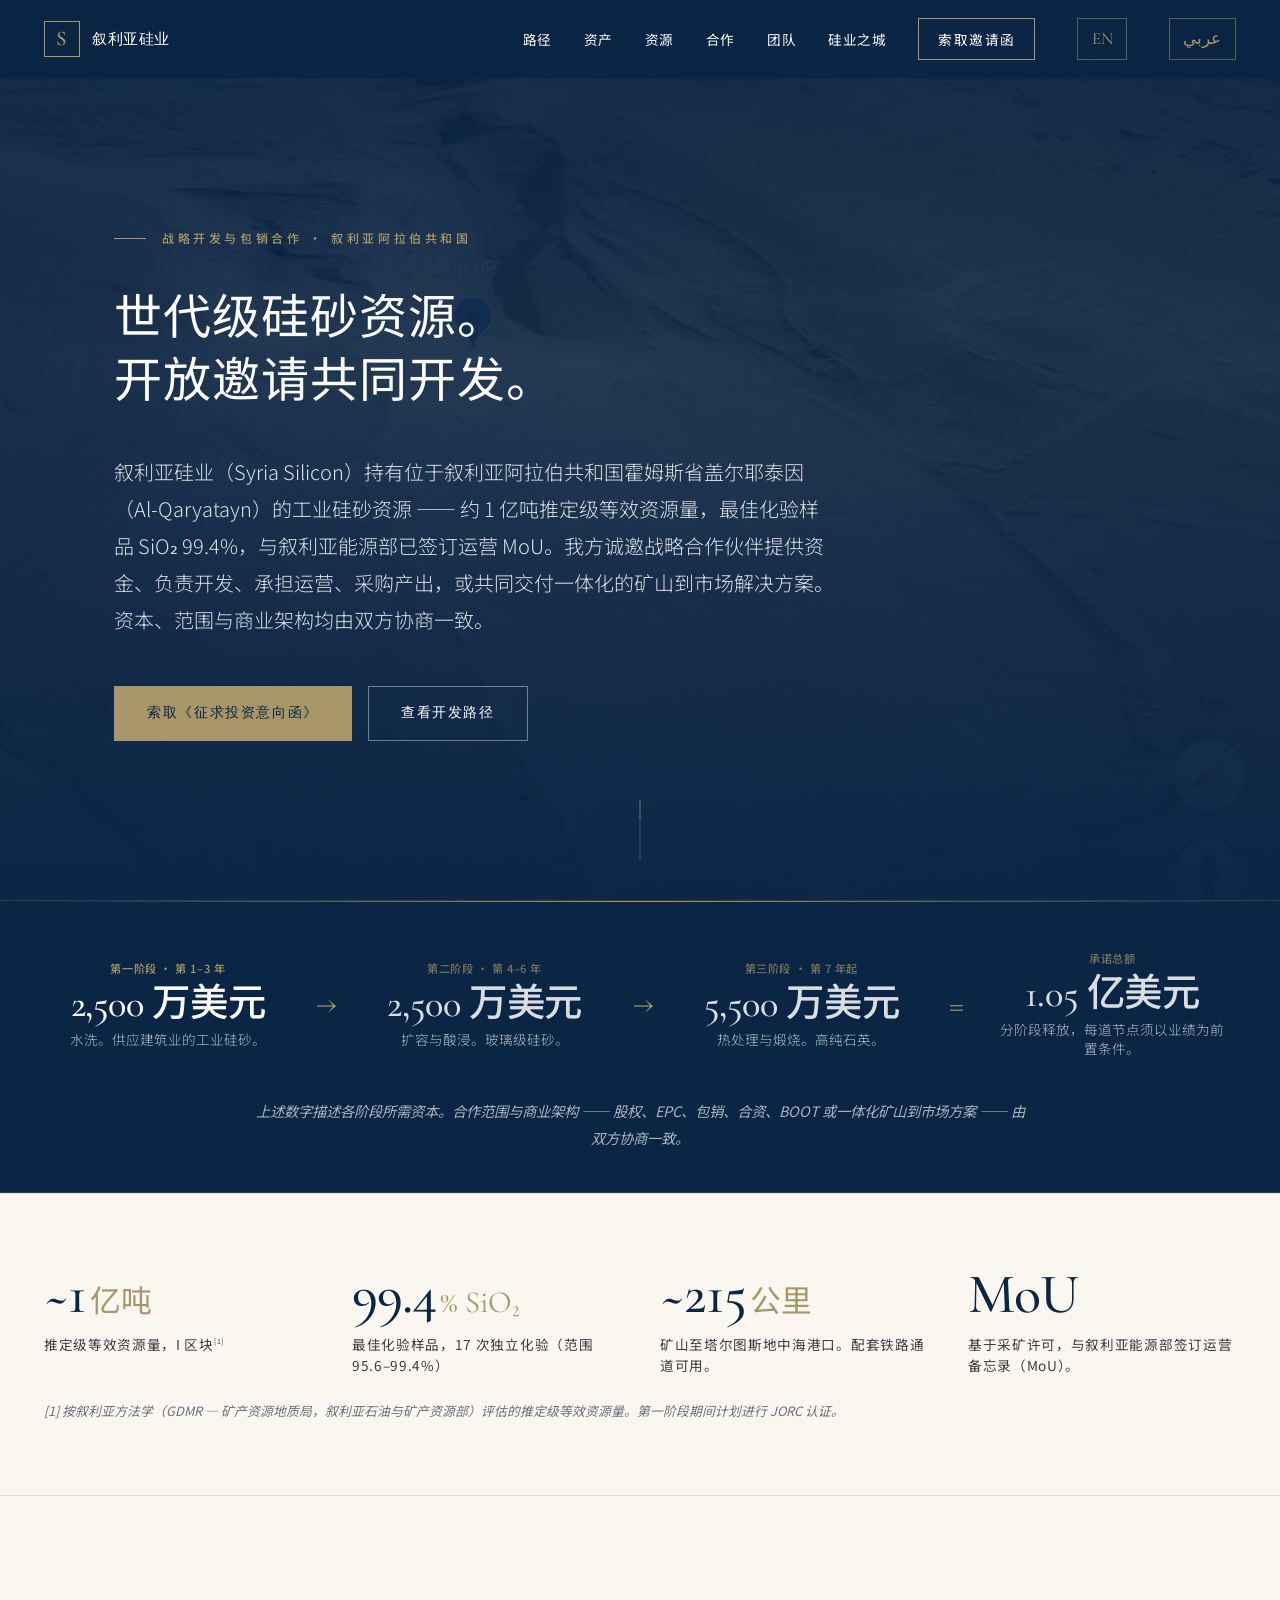
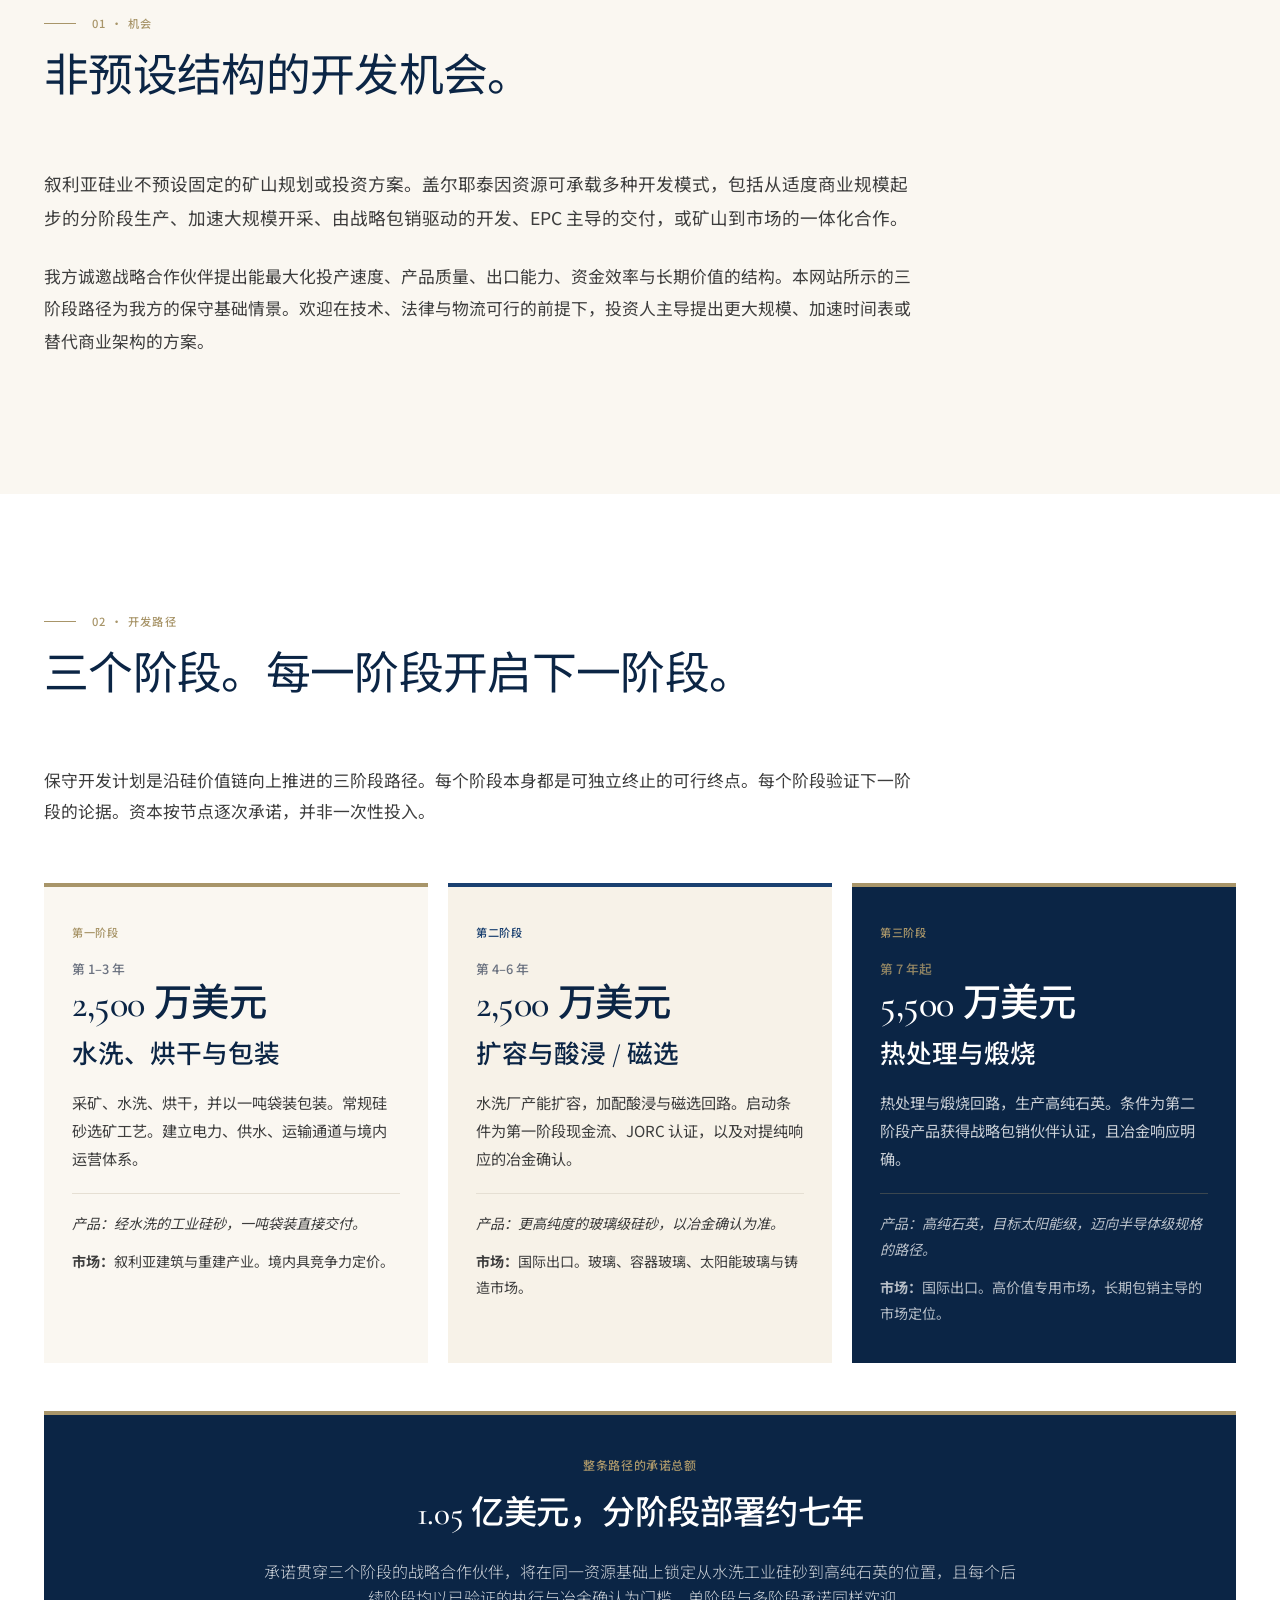
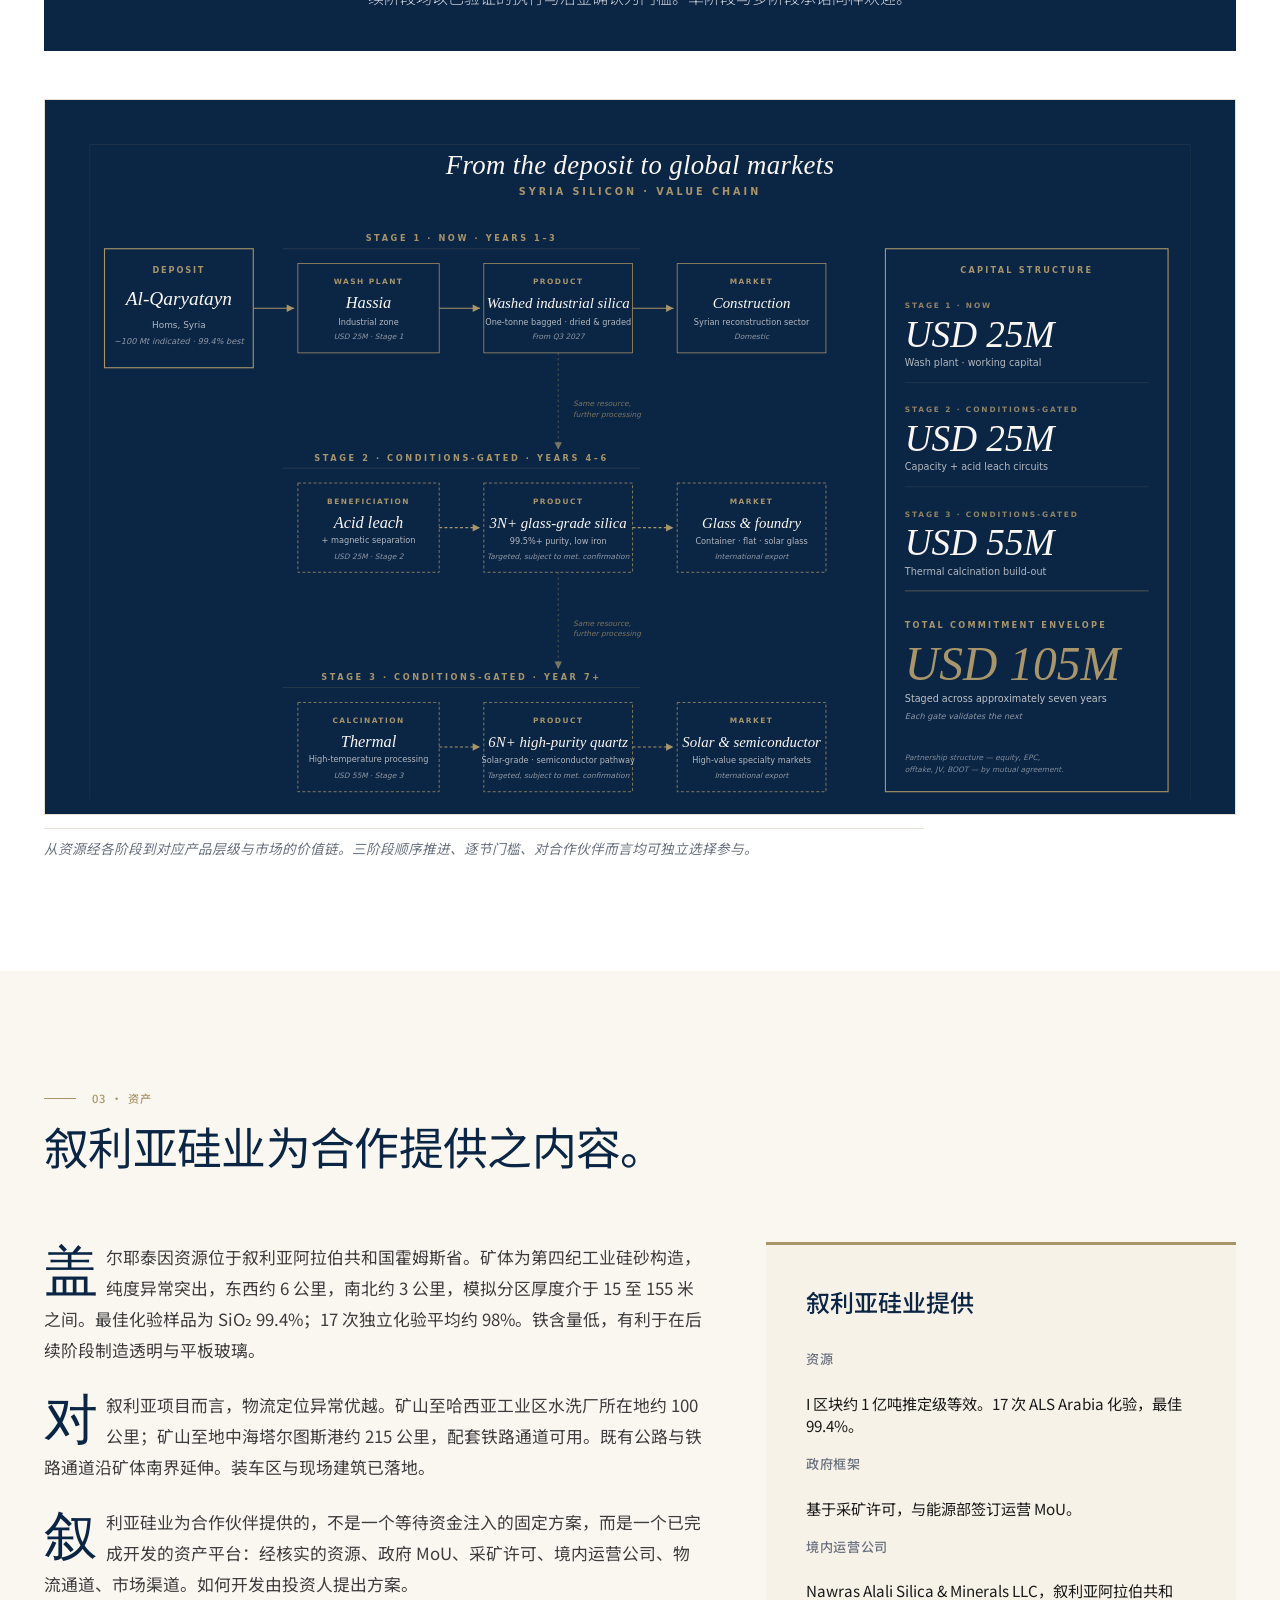
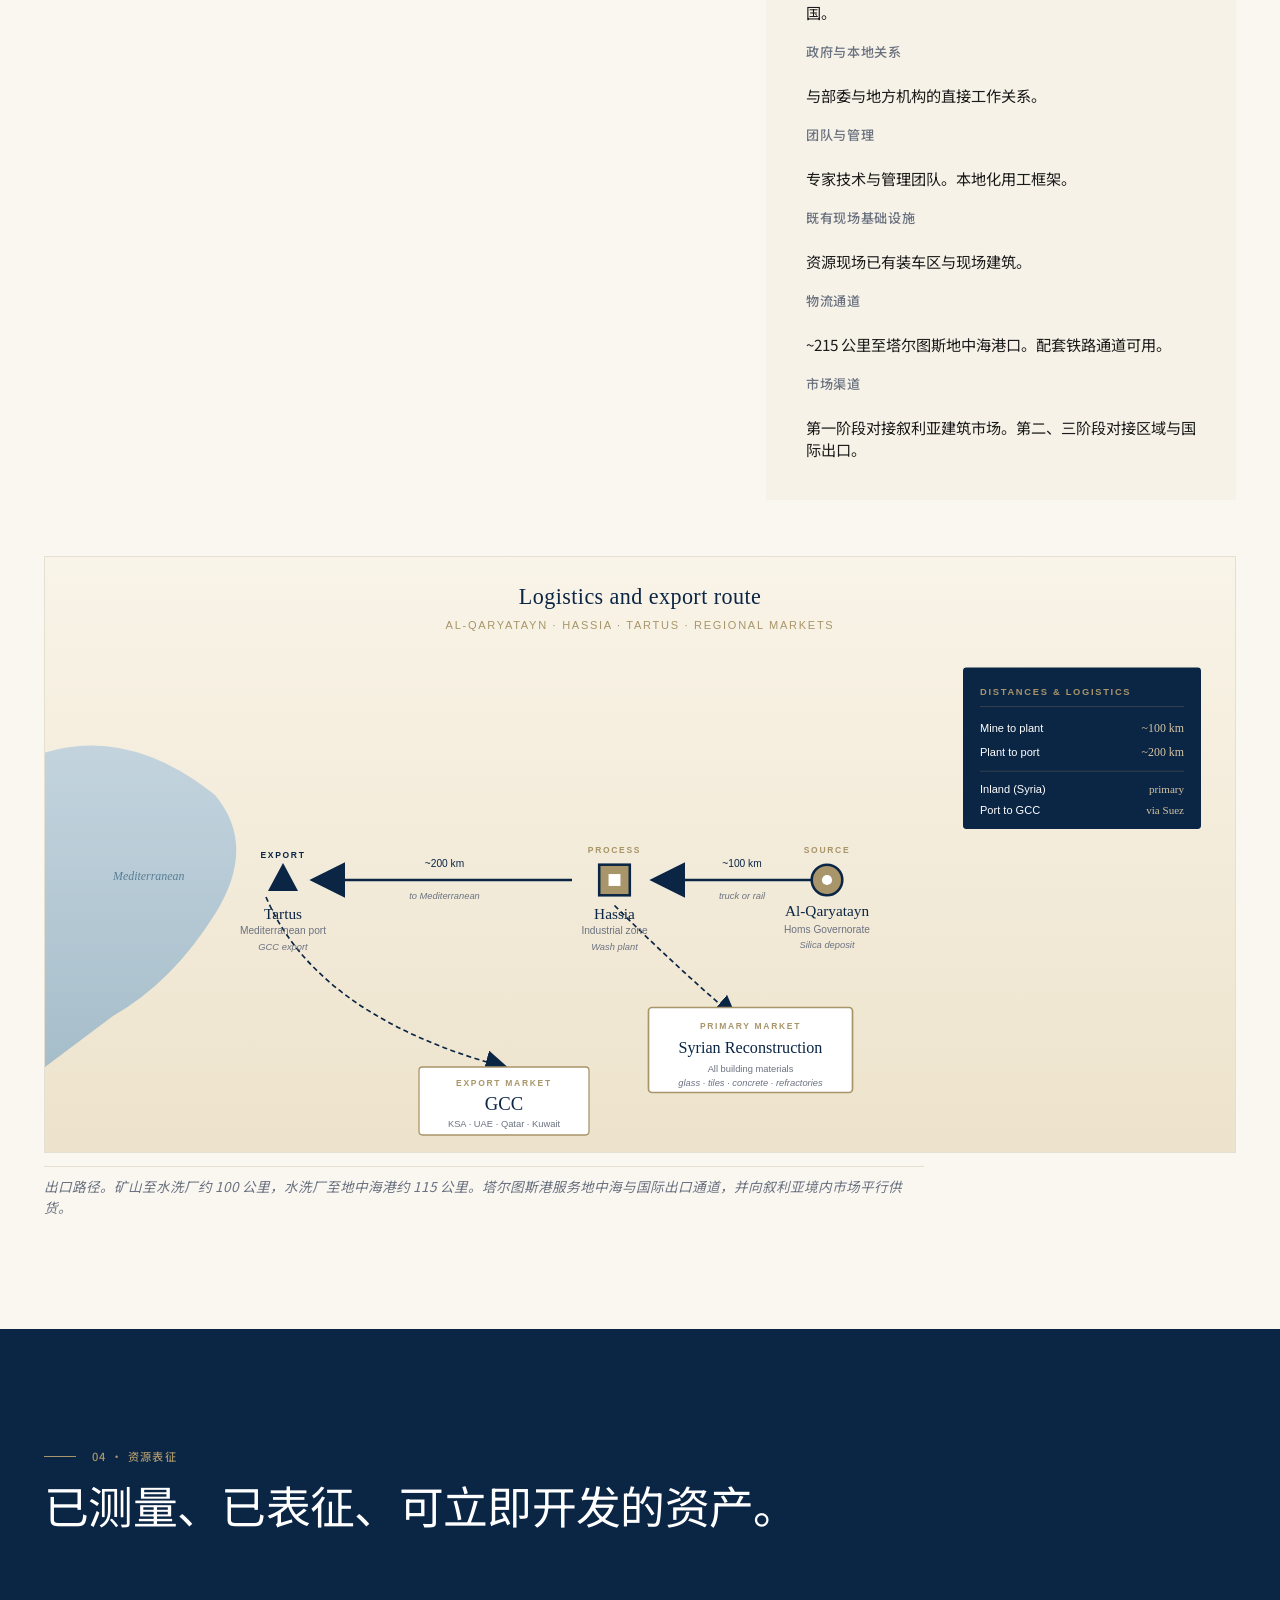
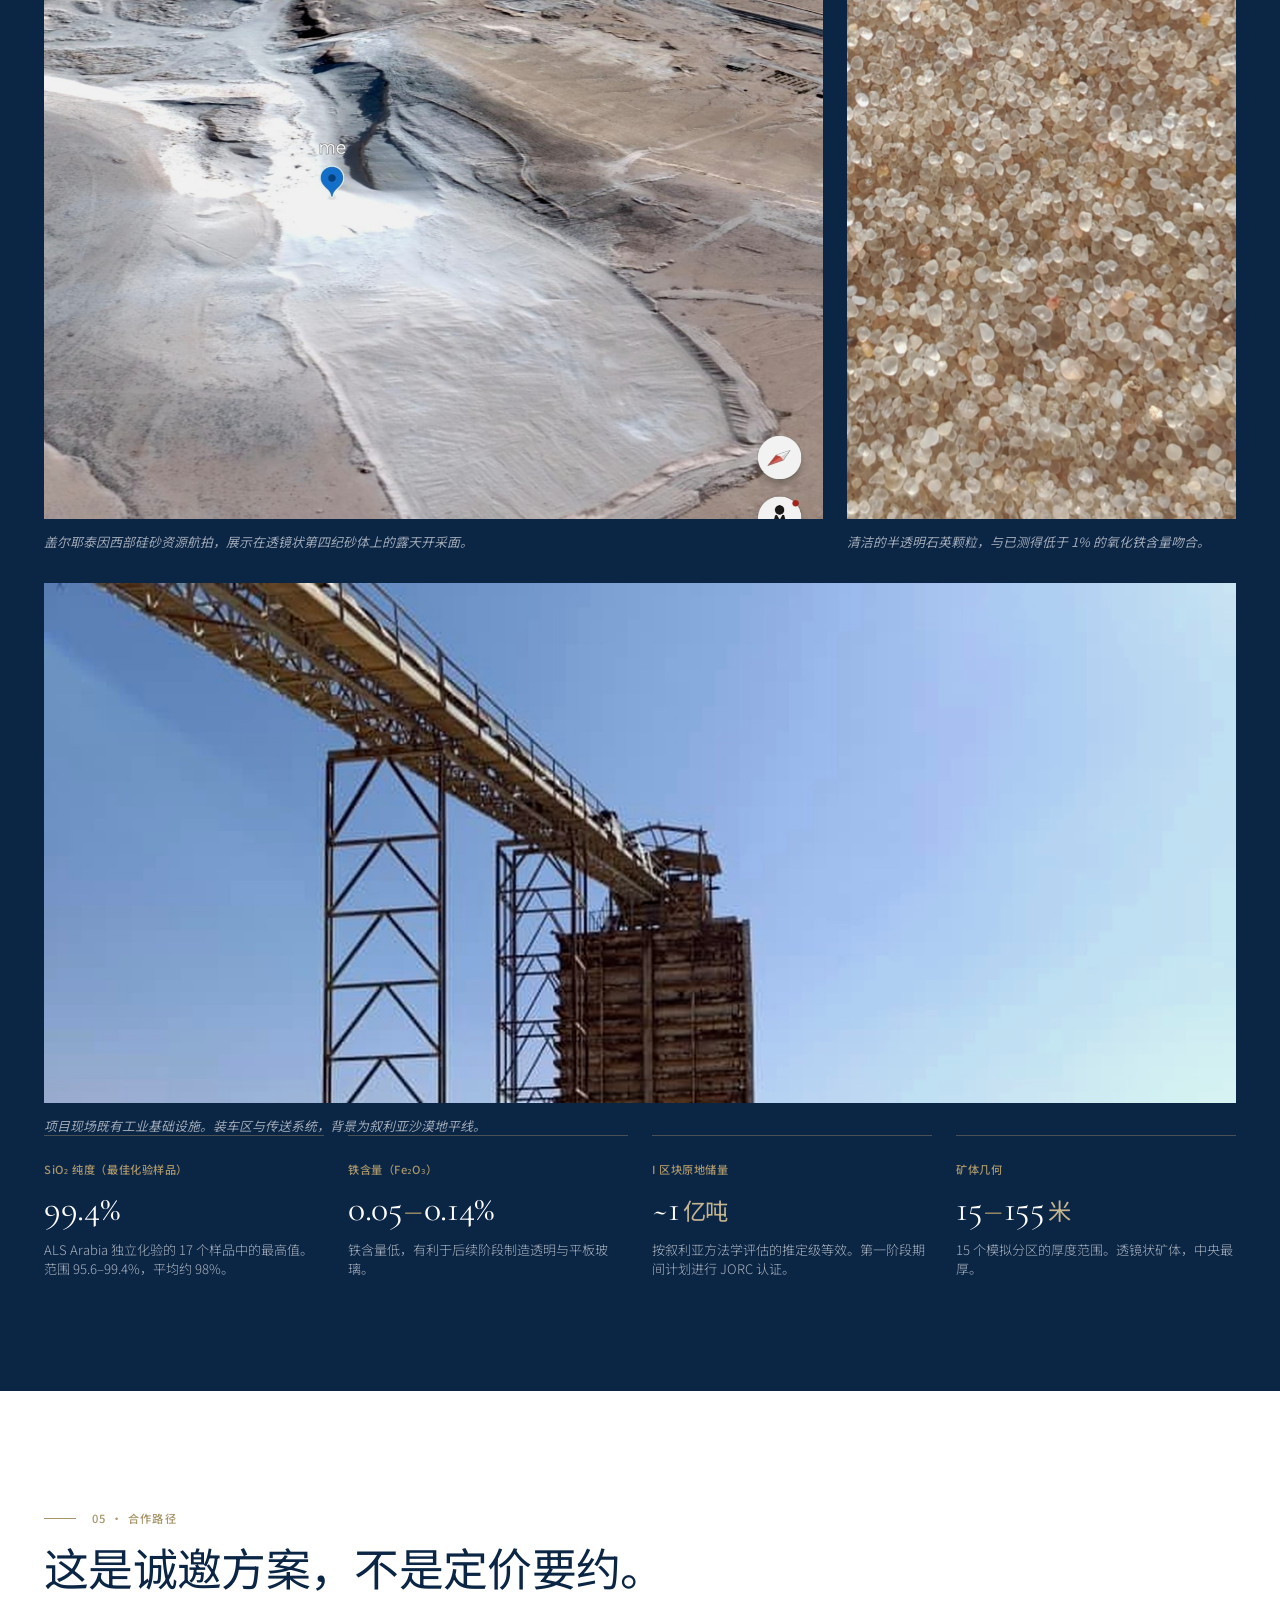
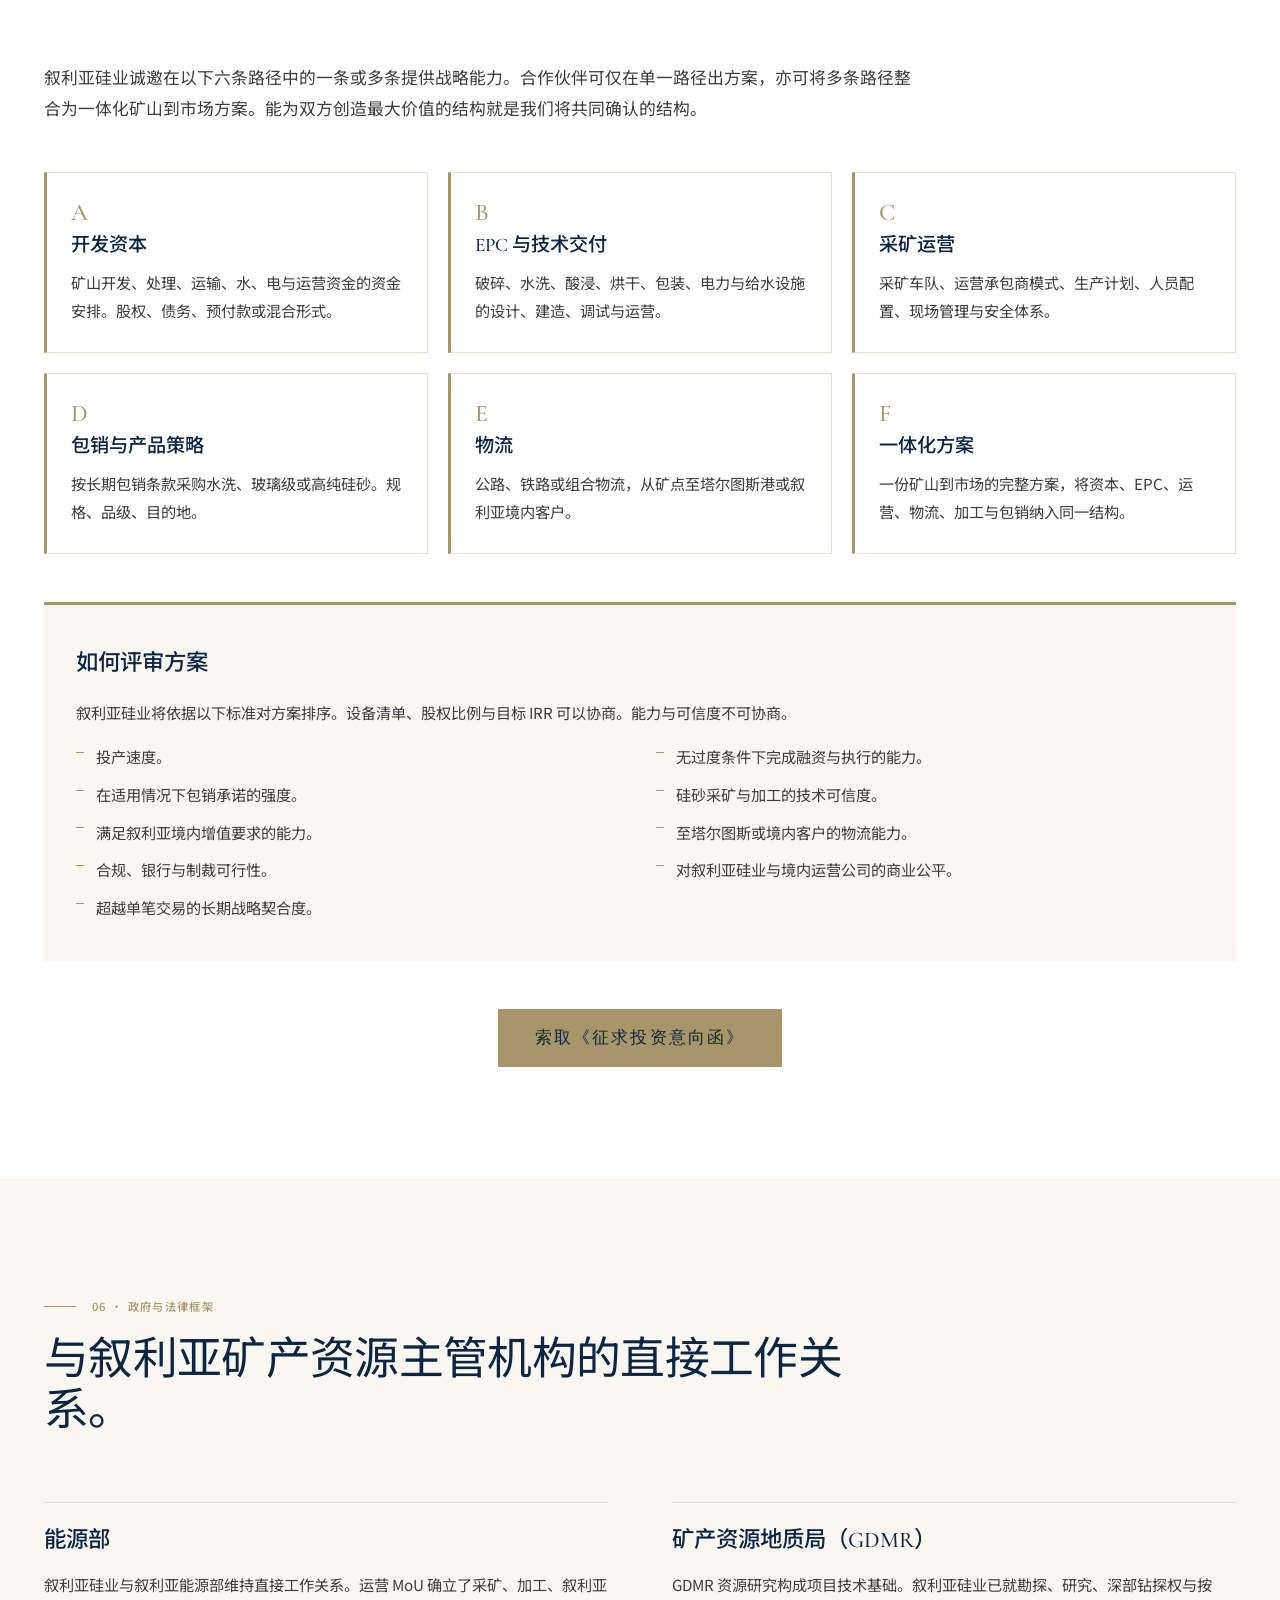
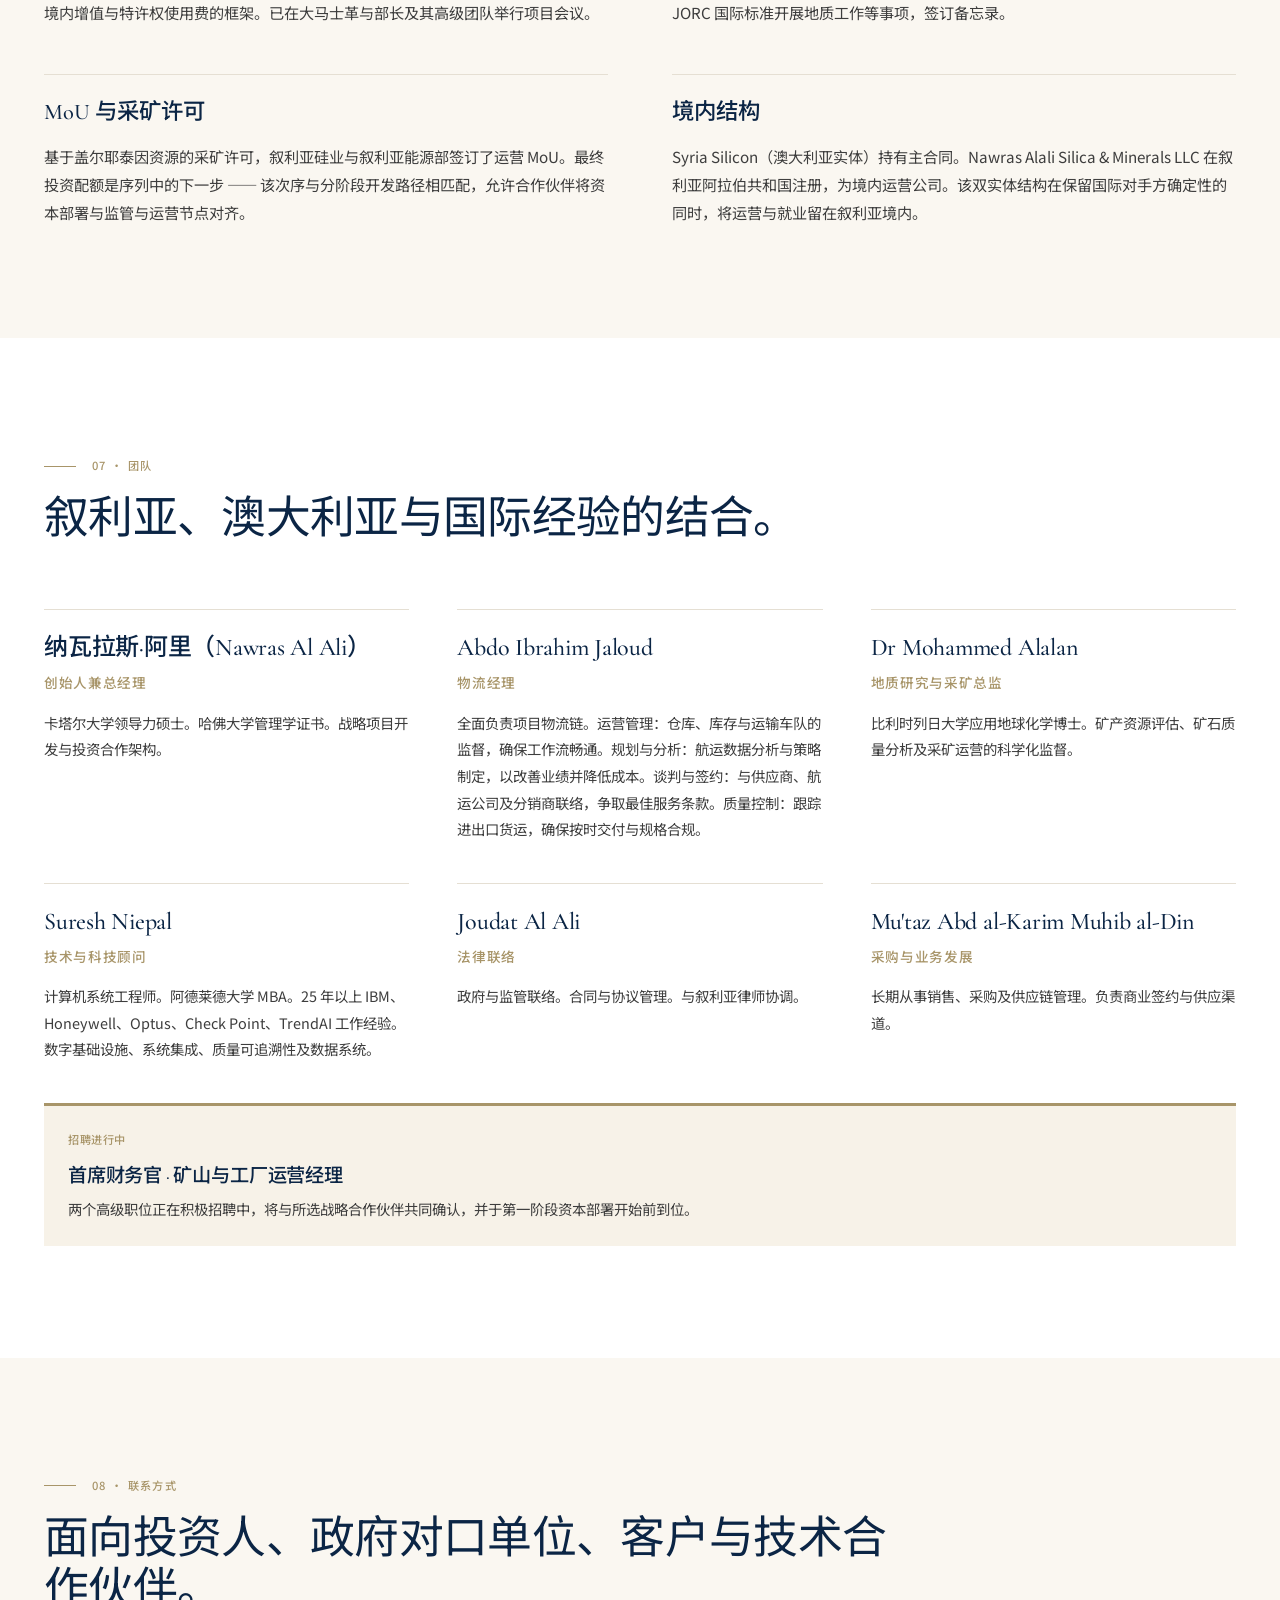
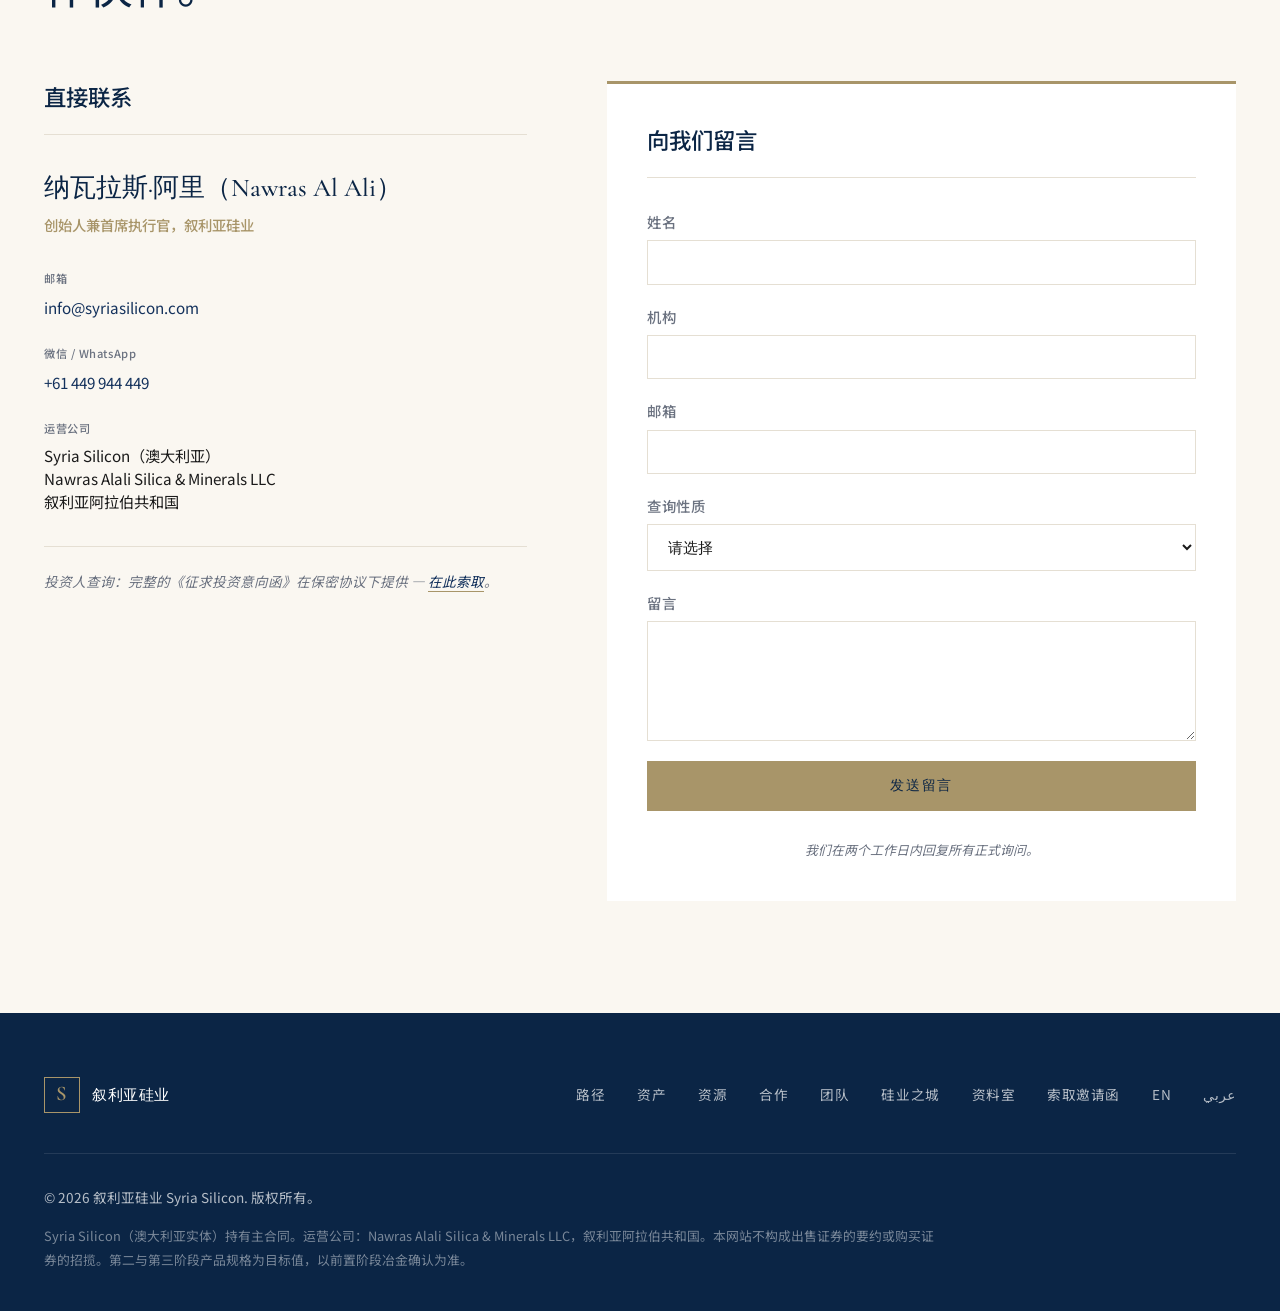
<file: zh/index.html>
<!DOCTYPE html>
<html lang="zh-Hans">
<head>
<meta charset="UTF-8">
<meta name="viewport" content="width=device-width, initial-scale=1.0">
<title>叙利亚硅业 — 工业硅砂 · 叙利亚阿拉伯共和国</title>
<meta name="description" content="叙利亚硅业（Syria Silicon）开发位于叙利亚阿拉伯共和国的盖尔耶泰因（Al-Qaryatayn）工业硅砂资源。三阶段共 1.05 亿美元的开发路径。合作架构与商业条款由双方协商一致。">
<meta name="author" content="Syria Silicon">
<meta property="og:title" content="叙利亚硅业 — Syria Silicon">
<meta property="og:description" content="叙利亚工业硅砂项目。三阶段开发：水洗、扩容与酸浸、热处理。">
<meta property="og:type" content="website">
<meta property="og:url" content="https://syriasilicon.com/zh/">
<meta property="og:image" content="https://syriasilicon.com/images/aerial_mine.jpg">
<link rel="preconnect" href="https://fonts.googleapis.com">
<link rel="preconnect" href="https://fonts.gstatic.com" crossorigin>
<link href="https://fonts.googleapis.com/css2?family=Cormorant+Garamond:wght@400;500;600&family=Noto+Sans+SC:wght@300;400;500;600;700&display=swap" rel="stylesheet">
<link rel="alternate" hreflang="ar" href="https://syriasilicon.com/ar">
<link rel="alternate" hreflang="en" href="https://syriasilicon.com/">
<link rel="alternate" hreflang="zh" href="https://syriasilicon.com/zh/">
<link rel="stylesheet" href="../styles.css">
<link rel="stylesheet" href="styles-zh.css">
<style>
.pathway-three { display: grid; grid-template-columns: 1fr 1fr 1fr; gap: 1.25rem; margin-bottom: 3rem; }
.pathway-three .pathway-card { padding: 2.25rem 1.75rem; }
.pathway-three .pathway-card-3 { background: var(--navy-dark); border-top-color: var(--gold); color: var(--paper); }
.pathway-three .pathway-card-3 .pathway-tag { color: var(--gold); }
.pathway-three .pathway-card-3 .pathway-figure,
.pathway-three .pathway-card-3 .pathway-title { color: var(--paper); }
.pathway-three .pathway-card-3 .pathway-body { color: rgba(255,255,255,0.78); }
.pathway-three .pathway-years { font-size: 0.8rem; color: var(--muted); margin-bottom: 0.4rem; font-weight: 500; }
.pathway-three .pathway-card-3 .pathway-years { color: rgba(168,149,105,0.85); }
.pathway-three .pathway-output { font-size: 0.88rem; color: var(--ink-soft); font-style: italic; padding-top: 1rem; margin-top: 1.25rem; border-top: 1px solid var(--line); line-height: 1.85; }
.pathway-three .pathway-card-3 .pathway-output { color: rgba(255,255,255,0.7); border-top-color: rgba(168,149,105,0.3); }
.pathway-three .pathway-market { font-size: 0.88rem; color: var(--ink-soft); margin-top: 0.8rem; line-height: 1.85; }
.pathway-three .pathway-card-3 .pathway-market { color: rgba(255,255,255,0.7); }
@media (max-width: 900px) { .pathway-three { grid-template-columns: 1fr; } }
.pathways-six { display: grid; grid-template-columns: repeat(3, 1fr); gap: 1.25rem; margin-top: 2.5rem; }
.pathway-lane { padding: 1.75rem 1.5rem; background: var(--paper); border: 1px solid var(--line); border-left: 3px solid var(--gold); }
.pathway-lane-letter { font-family: 'Cormorant Garamond', Georgia, serif; font-size: 1.5rem; color: var(--gold); font-weight: 500; line-height: 1; margin-bottom: 0.5rem; }
.pathway-lane-title { font-family: 'Cormorant Garamond', 'Noto Sans SC', Georgia, serif; font-size: 1.2rem; font-weight: 500; color: var(--navy-dark); margin-bottom: 0.6rem; line-height: 1.3; }
.pathway-lane-body { font-size: 0.95rem; line-height: 1.85; color: var(--ink-soft); }
@media (max-width: 1024px) { .pathways-six { grid-template-columns: 1fr 1fr; } }
@media (max-width: 640px) { .pathways-six { grid-template-columns: 1fr; } }
.selectivity { background: var(--cream); border-top: 3px solid var(--gold); padding: 2.5rem 2rem; margin-top: 3rem; }
.selectivity h3 { font-family: 'Cormorant Garamond', 'Noto Sans SC', Georgia, serif; font-size: 1.4rem; color: var(--navy-dark); margin-bottom: 1rem; font-weight: 500; }
.selectivity p { font-size: 0.95rem; line-height: 1.85; color: var(--ink-soft); margin-bottom: 1rem; }
.selectivity ul { list-style: none; padding: 0; margin: 0; display: grid; grid-template-columns: 1fr 1fr; gap: 0.6rem 2rem; }
.selectivity ul li { position: relative; padding-left: 1.25rem; font-size: 0.95rem; line-height: 1.75; color: var(--ink-soft); }
.selectivity ul li::before { content: ""; position: absolute; left: 0; top: 0.65em; width: 8px; height: 1px; background: var(--gold); }
@media (max-width: 768px) { .selectivity ul { grid-template-columns: 1fr; } }
</style>
</head>
<body lang="zh-Hans">

<header class="nav" id="nav">
  <div class="nav-inner container">
    <a href="./" class="nav-brand">
      <span class="brand-mark">S</span>
      <span class="brand-name">叙利亚硅业</span>
    </a>
    <nav class="nav-links">
      <a href="#pathway">路径</a>
      <a href="#project">资产</a>
      <a href="#resource">资源</a>
      <a href="#partnership">合作</a>
      <a href="#team">团队</a>
      <a href="/silicon-city">硅业之城</a>
      <a href="invest" class="nav-cta">索取邀请函</a>
      <a href="/" class="nav-lang">EN</a>
      <a href="/ar/" class="nav-lang" lang="ar">عربي</a>
    </nav>
  </div>
</header>

<section class="hero" id="top">
  <div class="hero-bg-image"></div>
  <div class="hero-overlay"></div>
  <div class="container hero-content">
    <p class="hero-eyebrow">战略开发与包销合作 · 叙利亚阿拉伯共和国</p>
    <h1 class="hero-title">
      世代级硅砂资源。<br>
      开放邀请共同开发。
    </h1>
    <p class="hero-lede">
      叙利亚硅业（Syria Silicon）持有位于叙利亚阿拉伯共和国霍姆斯省盖尔耶泰因（Al-Qaryatayn）的工业硅砂资源 —— 约 1 亿吨推定级等效资源量，最佳化验样品 SiO₂ 99.4%，与叙利亚能源部已签订运营 MoU。我方诚邀战略合作伙伴提供资金、负责开发、承担运营、采购产出，或共同交付一体化的矿山到市场解决方案。资本、范围与商业架构均由双方协商一致。
    </p>
    <div class="hero-actions">
      <a href="invest" class="btn btn-primary">索取《征求投资意向函》</a>
      <a href="#pathway" class="btn btn-ghost">查看开发路径</a>
    </div>
  </div>
  <div class="hero-scroll-indicator" aria-hidden="true"><span></span></div>
</section>

<section class="raising-banner">
  <div class="container">
    <div class="raising-grid" style="grid-template-columns: 1fr auto 1fr auto 1fr auto 1fr;">
      <div class="raising-item raising-item-active">
        <p class="raising-label">第一阶段 · 第 1–3 年</p>
        <p class="raising-figure">2,500 万美元</p>
        <p class="raising-detail">水洗。供应建筑业的工业硅砂。</p>
      </div>
      <div class="raising-arrow" aria-hidden="true">→</div>
      <div class="raising-item raising-item-future">
        <p class="raising-label">第二阶段 · 第 4–6 年</p>
        <p class="raising-figure">2,500 万美元</p>
        <p class="raising-detail">扩容与酸浸。玻璃级硅砂。</p>
      </div>
      <div class="raising-arrow" aria-hidden="true">→</div>
      <div class="raising-item raising-item-future">
        <p class="raising-label">第三阶段 · 第 7 年起</p>
        <p class="raising-figure">5,500 万美元</p>
        <p class="raising-detail">热处理与煅烧。高纯石英。</p>
      </div>
      <div class="raising-equals" aria-hidden="true">=</div>
      <div class="raising-item raising-item-total">
        <p class="raising-label">承诺总额</p>
        <p class="raising-figure">1.05 亿美元</p>
        <p class="raising-detail">分阶段释放，每道节点须以业绩为前置条件。</p>
      </div>
    </div>
    <p style="text-align:center; margin-top: 2rem; font-size: 0.9rem; color: rgba(255,255,255,0.65); font-style: italic; max-width: 780px; margin-left: auto; margin-right: auto; line-height: 1.85;">
      上述数字描述各阶段所需资本。合作范围与商业架构 —— 股权、EPC、包销、合资、BOOT 或一体化矿山到市场方案 —— 由双方协商一致。
    </p>
  </div>
</section>

<section class="facts-band">
  <div class="container">
    <div class="facts-grid">
      <div class="fact">
        <div class="fact-figure">~1<span class="fact-unit">亿吨</span></div>
        <div class="fact-label">推定级等效资源量，I 区块<sup style="font-size: 0.5em; vertical-align: super;">[1]</sup></div>
      </div>
      <div class="fact">
        <div class="fact-figure">99.4<span class="fact-unit">% SiO₂</span></div>
        <div class="fact-label">最佳化验样品，17 次独立化验（范围 95.6–99.4%）</div>
      </div>
      <div class="fact">
        <div class="fact-figure">~215<span class="fact-unit">公里</span></div>
        <div class="fact-label">矿山至塔尔图斯地中海港口。配套铁路通道可用。</div>
      </div>
      <div class="fact">
        <div class="fact-figure">MoU</div>
        <div class="fact-label">基于采矿许可，与叙利亚能源部签订运营备忘录（MoU）。</div>
      </div>
    </div>
    <p style="font-size: 0.8rem; color: var(--muted); margin-top: 1.5rem; font-style: italic; line-height: 1.85;">
      [1] 按叙利亚方法学（GDMR — 矿产资源地质局，叙利亚石油与矿产资源部）评估的推定级等效资源量。第一阶段期间计划进行 JORC 认证。
    </p>
  </div>
</section>

<section class="section section-cream" id="philosophy">
  <div class="container">
    <div class="section-head">
      <p class="eyebrow">01 · 机会</p>
      <h2 class="section-title">非预设结构的开发机会。</h2>
    </div>
    <div style="max-width: 880px;">
      <p style="font-size: 1.1rem; line-height: 1.95; color: var(--ink-soft); margin-bottom: 1.5rem;">
        叙利亚硅业不预设固定的矿山规划或投资方案。盖尔耶泰因资源可承载多种开发模式，包括从适度商业规模起步的分阶段生产、加速大规模开采、由战略包销驱动的开发、EPC 主导的交付，或矿山到市场的一体化合作。
      </p>
      <p style="font-size: 1.05rem; line-height: 1.95; color: var(--ink-soft); margin-bottom: 1.5rem;">
        我方诚邀战略合作伙伴提出能最大化投产速度、产品质量、出口能力、资金效率与长期价值的结构。本网站所示的三阶段路径为我方的保守基础情景。欢迎在技术、法律与物流可行的前提下，投资人主导提出更大规模、加速时间表或替代商业架构的方案。
      </p>
    </div>
  </div>
</section>

<section class="section section-light" id="pathway">
  <div class="container">
    <div class="section-head">
      <p class="eyebrow">02 · 开发路径</p>
      <h2 class="section-title">三个阶段。每一阶段开启下一阶段。</h2>
    </div>

    <div class="pathway-intro">
      <p>保守开发计划是沿硅价值链向上推进的三阶段路径。每个阶段本身都是可独立终止的可行终点。每个阶段验证下一阶段的论据。资本按节点逐次承诺，并非一次性投入。</p>
    </div>

    <div class="pathway-three">
      <div class="pathway-card pathway-card-1">
        <p class="pathway-tag">第一阶段</p>
        <p class="pathway-years">第 1–3 年</p>
        <p class="pathway-figure">2,500 万美元</p>
        <h3 class="pathway-title">水洗、烘干与包装</h3>
        <p class="pathway-body">采矿、水洗、烘干，并以一吨袋装包装。常规硅砂选矿工艺。建立电力、供水、运输通道与境内运营体系。</p>
        <p class="pathway-output">产品：经水洗的工业硅砂，一吨袋装直接交付。</p>
        <p class="pathway-market"><strong>市场：</strong>叙利亚建筑与重建产业。境内具竞争力定价。</p>
      </div>

      <div class="pathway-card pathway-card-2">
        <p class="pathway-tag">第二阶段</p>
        <p class="pathway-years">第 4–6 年</p>
        <p class="pathway-figure">2,500 万美元</p>
        <h3 class="pathway-title">扩容与酸浸 / 磁选</h3>
        <p class="pathway-body">水洗厂产能扩容，加配酸浸与磁选回路。启动条件为第一阶段现金流、JORC 认证，以及对提纯响应的冶金确认。</p>
        <p class="pathway-output">产品：更高纯度的玻璃级硅砂，以冶金确认为准。</p>
        <p class="pathway-market"><strong>市场：</strong>国际出口。玻璃、容器玻璃、太阳能玻璃与铸造市场。</p>
      </div>

      <div class="pathway-card pathway-card-3">
        <p class="pathway-tag">第三阶段</p>
        <p class="pathway-years">第 7 年起</p>
        <p class="pathway-figure">5,500 万美元</p>
        <h3 class="pathway-title">热处理与煅烧</h3>
        <p class="pathway-body">热处理与煅烧回路，生产高纯石英。条件为第二阶段产品获得战略包销伙伴认证，且冶金响应明确。</p>
        <p class="pathway-output">产品：高纯石英，目标太阳能级，迈向半导体级规格的路径。</p>
        <p class="pathway-market"><strong>市场：</strong>国际出口。高价值专用市场，长期包销主导的市场定位。</p>
      </div>
    </div>

    <div class="pathway-combined">
      <p class="pathway-combined-label">整条路径的承诺总额</p>
      <p class="pathway-combined-figure">1.05 亿美元，分阶段部署约七年</p>
      <p class="pathway-combined-body">承诺贯穿三个阶段的战略合作伙伴，将在同一资源基础上锁定从水洗工业硅砂到高纯石英的位置，且每个后续阶段均以已验证的执行与冶金确认为门槛。单阶段与多阶段承诺同样欢迎。</p>
    </div>

    <figure class="diagram">
      <img src="../images/value_chain.svg" alt="叙利亚硅业价值链：盖尔耶泰因资源经三阶段开发至水洗工业硅砂、玻璃级硅砂与高纯石英">
      <figcaption>从资源经各阶段到对应产品层级与市场的价值链。三阶段顺序推进、逐节门槛、对合作伙伴而言均可独立选择参与。</figcaption>
    </figure>
  </div>
</section>

<section class="section section-cream" id="project">
  <div class="container">
    <div class="section-head">
      <p class="eyebrow">03 · 资产</p>
      <h2 class="section-title">叙利亚硅业为合作提供之内容。</h2>
    </div>

    <div class="two-col">
      <div class="two-col-text">
        <p>盖尔耶泰因资源位于叙利亚阿拉伯共和国霍姆斯省。矿体为第四纪工业硅砂构造，纯度异常突出，东西约 6 公里，南北约 3 公里，模拟分区厚度介于 15 至 155 米之间。最佳化验样品为 SiO₂ 99.4%；17 次独立化验平均约 98%。铁含量低，有利于在后续阶段制造透明与平板玻璃。</p>

        <p>对叙利亚项目而言，物流定位异常优越。矿山至哈西亚工业区水洗厂所在地约 100 公里；矿山至地中海塔尔图斯港约 215 公里，配套铁路通道可用。既有公路与铁路通道沿矿体南界延伸。装车区与现场建筑已落地。</p>

        <p>叙利亚硅业为合作伙伴提供的，不是一个等待资金注入的固定方案，而是一个已完成开发的资产平台：经核实的资源、政府 MoU、采矿许可、境内运营公司、物流通道、市场渠道。如何开发由投资人提出方案。</p>
      </div>
      <div class="two-col-aside">
        <div class="aside-card">
          <h3 class="aside-title">叙利亚硅业提供</h3>
          <dl class="aside-list">
            <dt>资源</dt><dd>I 区块约 1 亿吨推定级等效。17 次 ALS Arabia 化验，最佳 99.4%。</dd>
            <dt>政府框架</dt><dd>基于采矿许可，与能源部签订运营 MoU。</dd>
            <dt>境内运营公司</dt><dd>Nawras Alali Silica &amp; Minerals LLC，叙利亚阿拉伯共和国。</dd>
            <dt>政府与本地关系</dt><dd>与部委与地方机构的直接工作关系。</dd>
            <dt>团队与管理</dt><dd>专家技术与管理团队。本地化用工框架。</dd>
            <dt>既有现场基础设施</dt><dd>资源现场已有装车区与现场建筑。</dd>
            <dt>物流通道</dt><dd>~215 公里至塔尔图斯地中海港口。配套铁路通道可用。</dd>
            <dt>市场渠道</dt><dd>第一阶段对接叙利亚建筑市场。第二、三阶段对接区域与国际出口。</dd>
          </dl>
        </div>
      </div>
    </div>

    <figure class="diagram diagram-wide">
      <img src="../images/export_route.svg" alt="物流与出口路径：盖尔耶泰因资源至哈西亚水洗厂至塔尔图斯地中海港口，供应叙利亚境内市场与国际出口">
      <figcaption>出口路径。矿山至水洗厂约 100 公里，水洗厂至地中海港约 115 公里。塔尔图斯港服务地中海与国际出口通道，并向叙利亚境内市场平行供货。</figcaption>
    </figure>
  </div>
</section>

<section class="section section-dark" id="resource">
  <div class="container">
    <div class="section-head">
      <p class="eyebrow eyebrow-light">04 · 资源表征</p>
      <h2 class="section-title section-title-light">已测量、已表征、可立即开发的资产。</h2>
    </div>

    <div class="resource-imagery">
      <figure class="resource-image-wide">
        <img src="../images/aerial_mine.jpg" alt="盖尔耶泰因硅砂资源航拍">
        <figcaption>盖尔耶泰因西部硅砂资源航拍，展示在透镜状第四纪砂体上的露天开采面。</figcaption>
      </figure>
      <figure class="resource-image-tall">
        <img src="../images/sand_closeup.jpg" alt="盖尔耶泰因硅砂颗粒近景">
        <figcaption>清洁的半透明石英颗粒，与已测得低于 1% 的氧化铁含量吻合。</figcaption>
      </figure>
    </div>

    <figure class="resource-image-wide resource-image-second">
      <img src="../images/site_infrastructure.jpg" alt="项目现场既有工业基础设施">
      <figcaption>项目现场既有工业基础设施。装车区与传送系统，背景为叙利亚沙漠地平线。</figcaption>
    </figure>

    <div class="resource-stats">
      <div class="stat-block">
        <p class="stat-label">SiO₂ 纯度（最佳化验样品）</p>
        <p class="stat-figure">99.4%</p>
        <p class="stat-note">ALS Arabia 独立化验的 17 个样品中的最高值。范围 95.6–99.4%，平均约 98%。</p>
      </div>
      <div class="stat-block">
        <p class="stat-label">铁含量（Fe₂O₃）</p>
        <p class="stat-figure">0.05<span class="stat-decoration">–</span>0.14%</p>
        <p class="stat-note">铁含量低，有利于后续阶段制造透明与平板玻璃。</p>
      </div>
      <div class="stat-block">
        <p class="stat-label">I 区块原地储量</p>
        <p class="stat-figure">~1<span class="stat-unit">亿吨</span></p>
        <p class="stat-note">按叙利亚方法学评估的推定级等效。第一阶段期间计划进行 JORC 认证。</p>
      </div>
      <div class="stat-block">
        <p class="stat-label">矿体几何</p>
        <p class="stat-figure">15<span class="stat-decoration">–</span>155<span class="stat-unit">米</span></p>
        <p class="stat-note">15 个模拟分区的厚度范围。透镜状矿体，中央最厚。</p>
      </div>
    </div>
  </div>
</section>

<section class="section section-light" id="partnership">
  <div class="container">
    <div class="section-head">
      <p class="eyebrow">05 · 合作路径</p>
      <h2 class="section-title">这是诚邀方案，不是定价要约。</h2>
    </div>

    <div class="lockin-intro">
      <p>叙利亚硅业诚邀在以下六条路径中的一条或多条提供战略能力。合作伙伴可仅在单一路径出方案，亦可将多条路径整合为一体化矿山到市场方案。能为双方创造最大价值的结构就是我们将共同确认的结构。</p>
    </div>

    <div class="pathways-six">
      <div class="pathway-lane">
        <div class="pathway-lane-letter">A</div>
        <h3 class="pathway-lane-title">开发资本</h3>
        <p class="pathway-lane-body">矿山开发、处理、运输、水、电与运营资金的资金安排。股权、债务、预付款或混合形式。</p>
      </div>
      <div class="pathway-lane">
        <div class="pathway-lane-letter">B</div>
        <h3 class="pathway-lane-title">EPC 与技术交付</h3>
        <p class="pathway-lane-body">破碎、水洗、酸浸、烘干、包装、电力与给水设施的设计、建造、调试与运营。</p>
      </div>
      <div class="pathway-lane">
        <div class="pathway-lane-letter">C</div>
        <h3 class="pathway-lane-title">采矿运营</h3>
        <p class="pathway-lane-body">采矿车队、运营承包商模式、生产计划、人员配置、现场管理与安全体系。</p>
      </div>
      <div class="pathway-lane">
        <div class="pathway-lane-letter">D</div>
        <h3 class="pathway-lane-title">包销与产品策略</h3>
        <p class="pathway-lane-body">按长期包销条款采购水洗、玻璃级或高纯硅砂。规格、品级、目的地。</p>
      </div>
      <div class="pathway-lane">
        <div class="pathway-lane-letter">E</div>
        <h3 class="pathway-lane-title">物流</h3>
        <p class="pathway-lane-body">公路、铁路或组合物流，从矿点至塔尔图斯港或叙利亚境内客户。</p>
      </div>
      <div class="pathway-lane">
        <div class="pathway-lane-letter">F</div>
        <h3 class="pathway-lane-title">一体化方案</h3>
        <p class="pathway-lane-body">一份矿山到市场的完整方案，将资本、EPC、运营、物流、加工与包销纳入同一结构。</p>
      </div>
    </div>

    <div class="selectivity">
      <h3>如何评审方案</h3>
      <p>叙利亚硅业将依据以下标准对方案排序。设备清单、股权比例与目标 IRR 可以协商。能力与可信度不可协商。</p>
      <ul>
        <li>投产速度。</li>
        <li>无过度条件下完成融资与执行的能力。</li>
        <li>在适用情况下包销承诺的强度。</li>
        <li>硅砂采矿与加工的技术可信度。</li>
        <li>满足叙利亚境内增值要求的能力。</li>
        <li>至塔尔图斯或境内客户的物流能力。</li>
        <li>合规、银行与制裁可行性。</li>
        <li>对叙利亚硅业与境内运营公司的商业公平。</li>
        <li>超越单笔交易的长期战略契合度。</li>
      </ul>
    </div>

    <div style="text-align:center; margin-top: 3rem;">
      <a href="invest" class="btn btn-primary" style="font-size:1.0625rem; padding: 14px 36px;">索取《征求投资意向函》</a>
    </div>
  </div>
</section>

<section class="section section-cream" id="government">
  <div class="container">
    <div class="section-head">
      <p class="eyebrow">06 · 政府与法律框架</p>
      <h2 class="section-title">与叙利亚矿产资源主管机构的直接工作关系。</h2>
    </div>

    <div class="partnerships-list">
      <div class="partnership">
        <h3 class="partnership-title">能源部</h3>
        <p>叙利亚硅业与叙利亚能源部维持直接工作关系。运营 MoU 确立了采矿、加工、叙利亚境内增值与特许权使用费的框架。已在大马士革与部长及其高级团队举行项目会议。</p>
      </div>

      <div class="partnership">
        <h3 class="partnership-title">矿产资源地质局（GDMR）</h3>
        <p>GDMR 资源研究构成项目技术基础。叙利亚硅业已就勘探、研究、深部钻探权与按 JORC 国际标准开展地质工作等事项，签订备忘录。</p>
      </div>

      <div class="partnership">
        <h3 class="partnership-title">MoU 与采矿许可</h3>
        <p>基于盖尔耶泰因资源的采矿许可，叙利亚硅业与叙利亚能源部签订了运营 MoU。最终投资配额是序列中的下一步 —— 该次序与分阶段开发路径相匹配，允许合作伙伴将资本部署与监管与运营节点对齐。</p>
      </div>

      <div class="partnership">
        <h3 class="partnership-title">境内结构</h3>
        <p>Syria Silicon（澳大利亚实体）持有主合同。Nawras Alali Silica &amp; Minerals LLC 在叙利亚阿拉伯共和国注册，为境内运营公司。该双实体结构在保留国际对手方确定性的同时，将运营与就业留在叙利亚境内。</p>
      </div>
    </div>
  </div>
</section>

<section class="section section-light" id="team">
  <div class="container">
    <div class="section-head">
      <p class="eyebrow">07 · 团队</p>
      <h2 class="section-title">叙利亚、澳大利亚与国际经验的结合。</h2>
    </div>

    <div class="team-grid">
      <div class="team-member">
        <h3 class="team-name">纳瓦拉斯·阿里（Nawras Al Ali）</h3>
        <p class="team-role">创始人兼总经理</p>
        <p class="team-bio">卡塔尔大学领导力硕士。哈佛大学管理学证书。战略项目开发与投资合作架构。</p>
      </div>

      <div class="team-member">
        <h3 class="team-name">Abdo Ibrahim Jaloud</h3>
        <p class="team-role">物流经理</p>
        <p class="team-bio">全面负责项目物流链。运营管理：仓库、库存与运输车队的监督，确保工作流畅通。规划与分析：航运数据分析与策略制定，以改善业绩并降低成本。谈判与签约：与供应商、航运公司及分销商联络，争取最佳服务条款。质量控制：跟踪进出口货运，确保按时交付与规格合规。</p>
      </div>

      <div class="team-member">
        <h3 class="team-name">Dr Mohammed Alalan</h3>
        <p class="team-role">地质研究与采矿总监</p>
        <p class="team-bio">比利时列日大学应用地球化学博士。矿产资源评估、矿石质量分析及采矿运营的科学化监督。</p>
      </div>

      <div class="team-member">
        <h3 class="team-name">Suresh Niepal</h3>
        <p class="team-role">技术与科技顾问</p>
        <p class="team-bio">计算机系统工程师。阿德莱德大学 MBA。25 年以上 IBM、Honeywell、Optus、Check Point、TrendAI 工作经验。数字基础设施、系统集成、质量可追溯性及数据系统。</p>
      </div>

      <div class="team-member">
        <h3 class="team-name">Joudat Al Ali</h3>
        <p class="team-role">法律联络</p>
        <p class="team-bio">政府与监管联络。合同与协议管理。与叙利亚律师协调。</p>
      </div>

      <div class="team-member">
        <h3 class="team-name">Mu'taz Abd al-Karim Muhib al-Din</h3>
        <p class="team-role">采购与业务发展</p>
        <p class="team-bio">长期从事销售、采购及供应链管理。负责商业签约与供应渠道。</p>
      </div>

      <div class="team-member team-member-recruiting team-member-full">
        <p class="team-recruiting-label">招聘进行中</p>
        <h3 class="team-name">首席财务官 · 矿山与工厂运营经理</h3>
        <p class="team-bio">两个高级职位正在积极招聘中，将与所选战略合作伙伴共同确认，并于第一阶段资本部署开始前到位。</p>
      </div>
    </div>
  </div>
</section>

<section class="section section-contact" id="contact">
  <div class="container">
    <div class="section-head">
      <p class="eyebrow">08 · 联系方式</p>
      <h2 class="section-title">面向投资人、政府对口单位、客户与技术合作伙伴。</h2>
    </div>

    <div class="contact-grid">
      <div class="contact-info">
        <h3 class="contact-info-title">直接联系</h3>
        <p class="contact-name">纳瓦拉斯·阿里（Nawras Al Ali）</p>
        <p class="contact-role">创始人兼首席执行官，叙利亚硅业</p>

        <div class="contact-method">
          <span class="contact-method-label">邮箱</span>
          <a href="mailto:info@syriasilicon.com" class="contact-method-value">info@syriasilicon.com</a>
        </div>
        <div class="contact-method">
          <span class="contact-method-label">微信 / WhatsApp</span>
          <a href="tel:+61449944449" class="contact-method-value">+61 449 944 449</a>
        </div>
        <div class="contact-method">
          <span class="contact-method-label">运营公司</span>
          <span class="contact-method-value">Syria Silicon（澳大利亚）<br>Nawras Alali Silica &amp; Minerals LLC<br>叙利亚阿拉伯共和国</span>
        </div>

        <p class="contact-note">投资人查询：完整的《征求投资意向函》在保密协议下提供 — <a href="invest" style="color: var(--navy); border-bottom: 1px solid var(--gold);">在此索取</a>。</p>
      </div>

      <div class="contact-form-wrap">
        <h3 class="contact-info-title">向我们留言</h3>
        <form class="contact-form" id="contactForm">
          <div class="form-row">
            <label for="name">姓名</label>
            <input type="text" id="name" name="name" required>
          </div>
          <div class="form-row">
            <label for="organisation">机构</label>
            <input type="text" id="organisation" name="organisation">
          </div>
          <div class="form-row">
            <label for="email">邮箱</label>
            <input type="email" id="email" name="email" required>
          </div>
          <div class="form-row">
            <label for="interest">查询性质</label>
            <select id="interest" name="interest">
              <option value="">请选择</option>
              <option>投资查询</option>
              <option>政府 / 监管</option>
              <option>潜在客户 / 包销</option>
              <option>技术 / 设备合作</option>
              <option>媒体</option>
              <option>其他</option>
            </select>
          </div>
          <div class="form-row">
            <label for="message">留言</label>
            <textarea id="message" name="message" rows="5" required></textarea>
          </div>
          <button type="submit" class="btn btn-primary btn-block" id="submitBtn">发送留言</button>
          <p class="form-note" id="formNote">我们在两个工作日内回复所有正式询问。</p>
        </form>
      </div>
    </div>
  </div>
</section>

<footer class="footer">
  <div class="container">
    <div class="footer-top">
      <div class="footer-brand">
        <span class="brand-mark">S</span>
        <span class="brand-name">叙利亚硅业</span>
      </div>
      <nav class="footer-nav">
        <a href="#pathway">路径</a>
        <a href="#project">资产</a>
        <a href="#resource">资源</a>
        <a href="#partnership">合作</a>
        <a href="#team">团队</a>
        <a href="/silicon-city">硅业之城</a>
        <a href="/dataroom">资料室</a>
        <a href="invest">索取邀请函</a>
        <a href="/">EN</a>
        <a href="/ar/" lang="ar">عربي</a>
      </nav>
    </div>
    <div class="footer-bottom">
      <p class="footer-copy">© 2026 叙利亚硅业 Syria Silicon. 版权所有。</p>
      <p class="footer-legal">Syria Silicon（澳大利亚实体）持有主合同。运营公司：Nawras Alali Silica &amp; Minerals LLC，叙利亚阿拉伯共和国。本网站不构成出售证券的要约或购买证券的招揽。第二与第三阶段产品规格为目标值，以前置阶段冶金确认为准。</p>
    </div>
  </div>
</footer>

<script src="../script.js"></script>
</body>
</html>
</file>
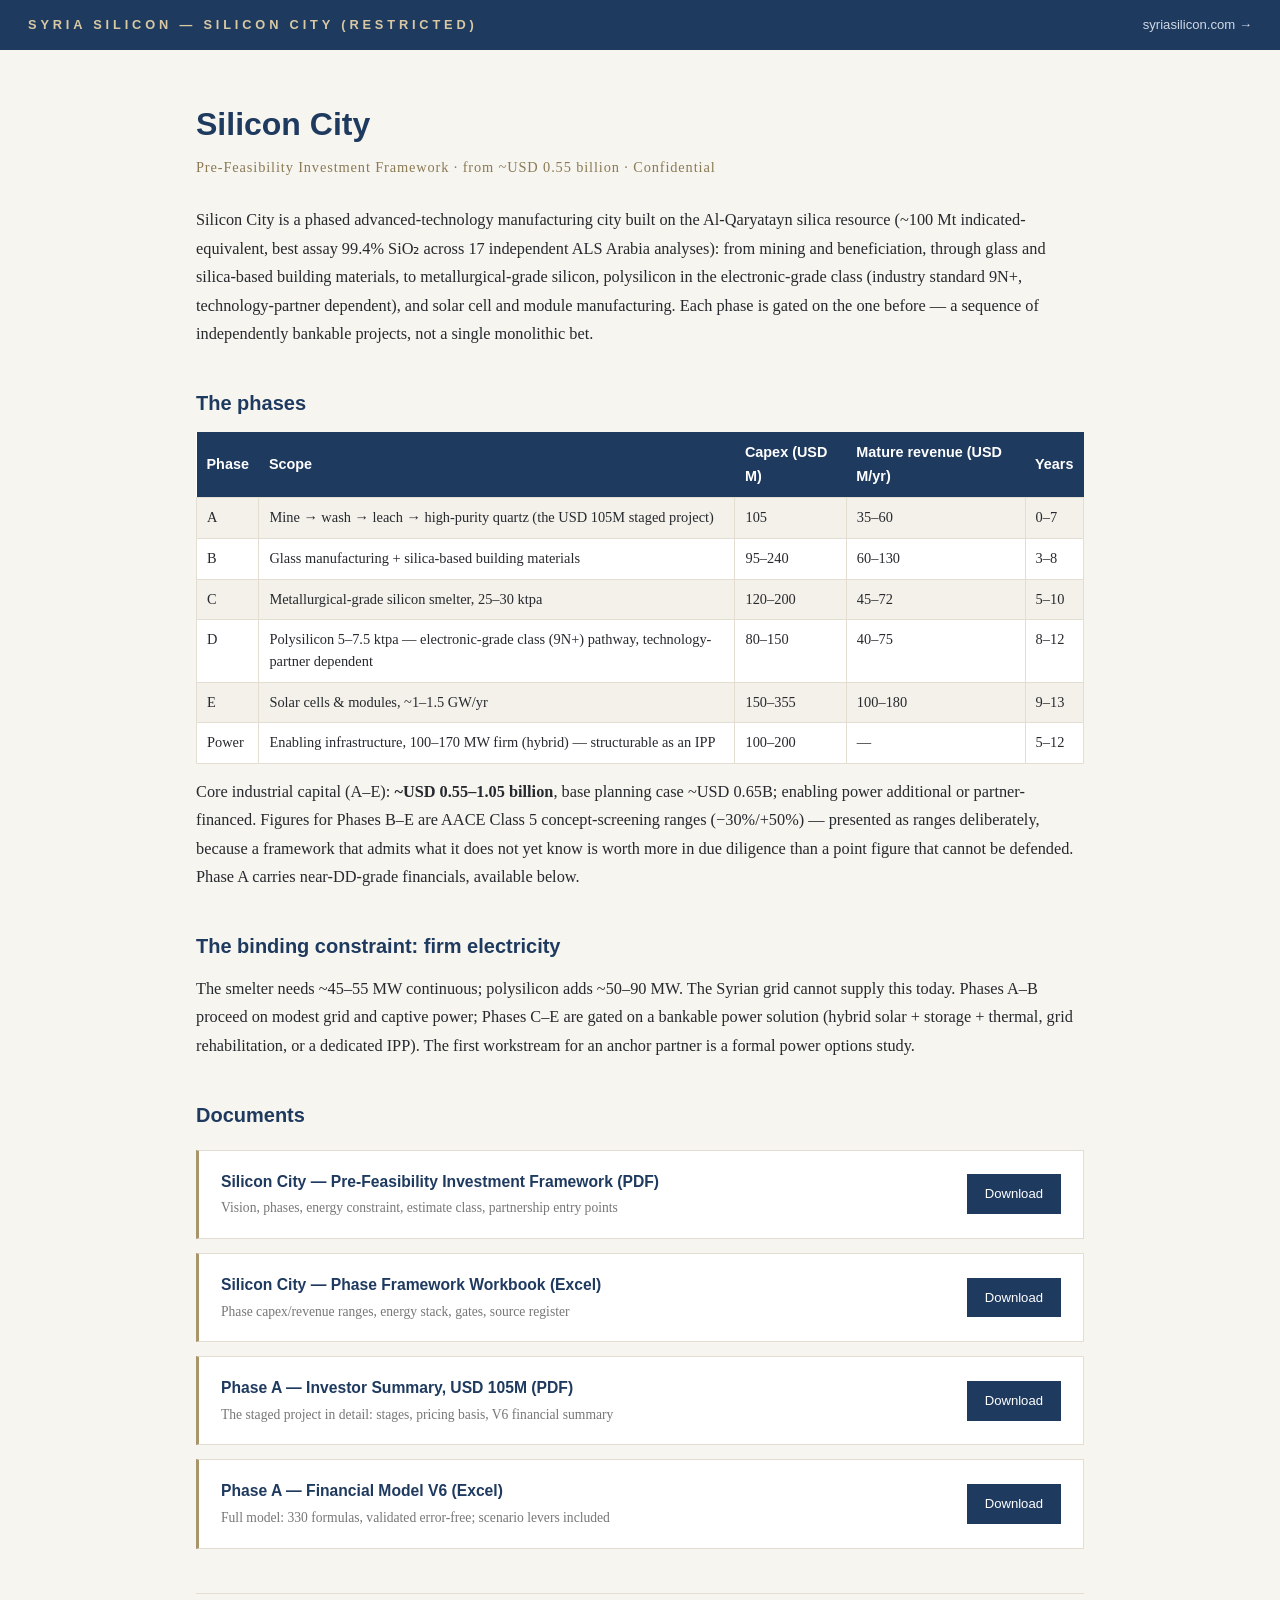
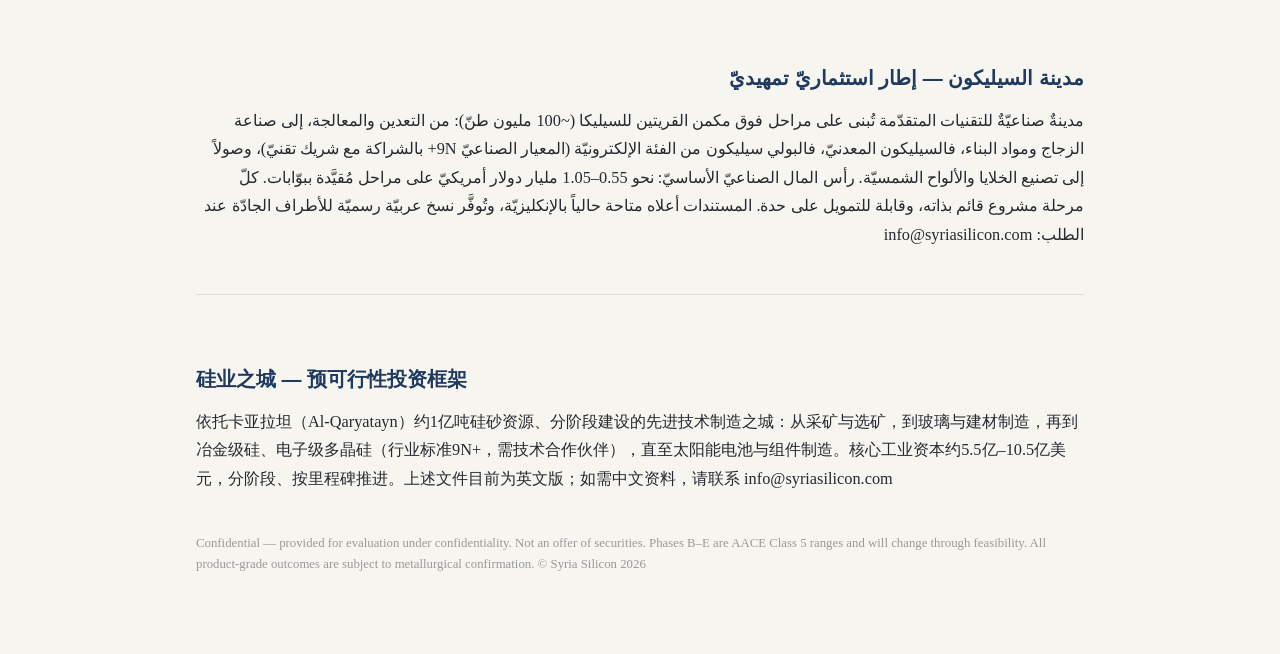
<file: vault/c507a68f3093/index.html>
<!DOCTYPE html>
<html lang="en">
<head>
<meta charset="UTF-8"><meta name="viewport" content="width=device-width, initial-scale=1.0">
<meta name="robots" content="noindex, nofollow">
<title>Silicon City — Investment Framework | Syria Silicon</title>
<link rel="stylesheet" href="/styles.css">
<style>
body{background:#f7f5f0;color:#26292e;font-family:Georgia,'Times New Roman',serif;margin:0}
.vtop{background:#1F3A5F;color:#fff;padding:14px 28px;display:flex;justify-content:space-between;align-items:center;flex-wrap:wrap;gap:8px}
.vtop .brand{letter-spacing:.3em;font-size:.8rem;color:#d8c9a3;font-weight:600;font-family:Arial,sans-serif}
.vtop a{color:#cfd9e6;font-size:.82rem;text-decoration:none;font-family:Arial,sans-serif}
.vwrap{max-width:940px;margin:0 auto;padding:48px 26px 80px}
h1{color:#1F3A5F;font-size:2rem;margin:0 0 6px;font-family:Arial,sans-serif}
h2{color:#1F3A5F;font-size:1.25rem;margin:38px 0 12px;font-family:Arial,sans-serif}
.tag{color:#8a7a55;font-size:.9rem;letter-spacing:.06em;margin-bottom:26px}
p{line-height:1.75;font-size:1.02rem}
.docs{display:grid;gap:14px;margin:18px 0}
.doc{background:#fff;border:1px solid #e3ddd2;border-left:3px solid #A89569;padding:18px 22px;display:flex;justify-content:space-between;align-items:center;gap:14px;flex-wrap:wrap}
.doc .t{font-family:Arial,sans-serif;color:#1F3A5F;font-weight:600;font-size:.98rem}
.doc .d{color:#777;font-size:.85rem;margin-top:3px}
.doc a{background:#1F3A5F;color:#fff;padding:9px 18px;text-decoration:none;font-size:.82rem;font-family:Arial,sans-serif;white-space:nowrap}
table{width:100%;border-collapse:collapse;background:#fff;font-size:.9rem}
th{background:#1F3A5F;color:#fff;text-align:left;padding:9px 10px;font-family:Arial,sans-serif;font-weight:600}
td{border:1px solid #e3ddd2;padding:9px 10px;vertical-align:top;line-height:1.5}
tr:nth-child(even) td{background:#f4f1ea}
.note{background:#fff;border:1px solid #e3ddd2;padding:16px 20px;font-size:.88rem;color:#555;line-height:1.65}
.rtl{direction:rtl;text-align:right}
.langblock{border-top:1px solid #e3ddd2;margin-top:44px;padding-top:30px}
.small{font-size:.8rem;color:#999;margin-top:40px;line-height:1.6}
</style>
</head>
<body>
<div class="vtop"><span class="brand">SYRIA SILICON — SILICON CITY (RESTRICTED)</span><a href="/">syriasilicon.com &rarr;</a></div>
<div class="vwrap">

<h1>Silicon City</h1>
<div class="tag">Pre-Feasibility Investment Framework · from ~USD 0.55 billion · Confidential</div>
<p>Silicon City is a phased advanced-technology manufacturing city built on the Al-Qaryatayn silica resource (~100 Mt indicated-equivalent, best assay 99.4% SiO&#8322; across 17 independent ALS Arabia analyses): from mining and beneficiation, through glass and silica-based building materials, to metallurgical-grade silicon, polysilicon in the electronic-grade class (industry standard 9N+, technology-partner dependent), and solar cell and module manufacturing. Each phase is gated on the one before — a sequence of independently bankable projects, not a single monolithic bet.</p>

<h2>The phases</h2>
<table>
<tr><th>Phase</th><th>Scope</th><th>Capex (USD M)</th><th>Mature revenue (USD M/yr)</th><th>Years</th></tr>
<tr><td>A</td><td>Mine → wash → leach → high-purity quartz (the USD 105M staged project)</td><td>105</td><td>35–60</td><td>0–7</td></tr>
<tr><td>B</td><td>Glass manufacturing + silica-based building materials</td><td>95–240</td><td>60–130</td><td>3–8</td></tr>
<tr><td>C</td><td>Metallurgical-grade silicon smelter, 25–30 ktpa</td><td>120–200</td><td>45–72</td><td>5–10</td></tr>
<tr><td>D</td><td>Polysilicon 5–7.5 ktpa — electronic-grade class (9N+) pathway, technology-partner dependent</td><td>80–150</td><td>40–75</td><td>8–12</td></tr>
<tr><td>E</td><td>Solar cells &amp; modules, ~1–1.5 GW/yr</td><td>150–355</td><td>100–180</td><td>9–13</td></tr>
<tr><td>Power</td><td>Enabling infrastructure, 100–170 MW firm (hybrid) — structurable as an IPP</td><td>100–200</td><td>—</td><td>5–12</td></tr>
</table>
<p style="margin-top:14px">Core industrial capital (A–E): <strong>~USD 0.55–1.05 billion</strong>, base planning case ~USD 0.65B; enabling power additional or partner-financed. Figures for Phases B–E are AACE Class&nbsp;5 concept-screening ranges (−30%/+50%) — presented as ranges deliberately, because a framework that admits what it does not yet know is worth more in due diligence than a point figure that cannot be defended. Phase A carries near-DD-grade financials, available below.</p>

<h2>The binding constraint: firm electricity</h2>
<p>The smelter needs ~45–55 MW continuous; polysilicon adds ~50–90 MW. The Syrian grid cannot supply this today. Phases A–B proceed on modest grid and captive power; Phases C–E are gated on a bankable power solution (hybrid solar + storage + thermal, grid rehabilitation, or a dedicated IPP). The first workstream for an anchor partner is a formal power options study.</p>

<h2>Documents</h2>
<div class="docs">
<div class="doc"><div><div class="t">Silicon City — Pre-Feasibility Investment Framework (PDF)</div><div class="d">Vision, phases, energy constraint, estimate class, partnership entry points</div></div><a href="/vault/c507a68f3093/Silicon_City_Framework_V1.pdf">Download</a></div>
<div class="doc"><div><div class="t">Silicon City — Phase Framework Workbook (Excel)</div><div class="d">Phase capex/revenue ranges, energy stack, gates, source register</div></div><a href="/vault/c507a68f3093/Silicon_City_Framework_V1.xlsx">Download</a></div>
<div class="doc"><div><div class="t">Phase A — Investor Summary, USD 105M (PDF)</div><div class="d">The staged project in detail: stages, pricing basis, V6 financial summary</div></div><a href="/vault/c507a68f3093/Investor_Summary_105M_V6.pdf">Download</a></div>
<div class="doc"><div><div class="t">Phase A — Financial Model V6 (Excel)</div><div class="d">Full model: 330 formulas, validated error-free; scenario levers included</div></div><a href="/vault/c507a68f3093/Financial_Model_V6_105M.xlsx">Download</a></div>
</div>

<div class="langblock rtl" lang="ar">
<h2>مدينة السيليكون — إطار استثماريّ تمهيديّ</h2>
<p>مدينةٌ صناعيّةٌ للتقنيات المتقدّمة تُبنى على مراحل فوق مكمن القريتين للسيليكا (~100 مليون طنّ): من التعدين والمعالجة، إلى صناعة الزجاج ومواد البناء، فالسيليكون المعدنيّ، فالبولي سيليكون من الفئة الإلكترونيّة (المعيار الصناعيّ 9N+ بالشراكة مع شريك تقنيّ)، وصولاً إلى تصنيع الخلايا والألواح الشمسيّة. رأس المال الصناعيّ الأساسيّ: نحو 0.55–1.05 مليار دولار أمريكيّ على مراحل مُقيَّدة ببوّابات. كلّ مرحلة مشروع قائم بذاته، وقابلة للتمويل على حدة. المستندات أعلاه متاحة حالياً بالإنكليزيّة، وتُوفَّر نسخ عربيّة رسميّة للأطراف الجادّة عند الطلب: <a href="mailto:info@syriasilicon.com">info@syriasilicon.com</a></p>
</div>
<div class="langblock" lang="zh">
<h2>硅业之城 — 预可行性投资框架</h2>
<p>依托卡亚拉坦（Al-Qaryatayn）约1亿吨硅砂资源、分阶段建设的先进技术制造之城：从采矿与选矿，到玻璃与建材制造，再到冶金级硅、电子级多晶硅（行业标准9N+，需技术合作伙伴），直至太阳能电池与组件制造。核心工业资本约5.5亿–10.5亿美元，分阶段、按里程碑推进。上述文件目前为英文版；如需中文资料，请联系 <a href="mailto:info@syriasilicon.com">info@syriasilicon.com</a></p>
</div>

<p class="small">Confidential — provided for evaluation under confidentiality. Not an offer of securities. Phases B–E are AACE Class 5 ranges and will change through feasibility. All product-grade outcomes are subject to metallurgical confirmation. © Syria Silicon 2026</p>
</div>
</body></html>
</file>
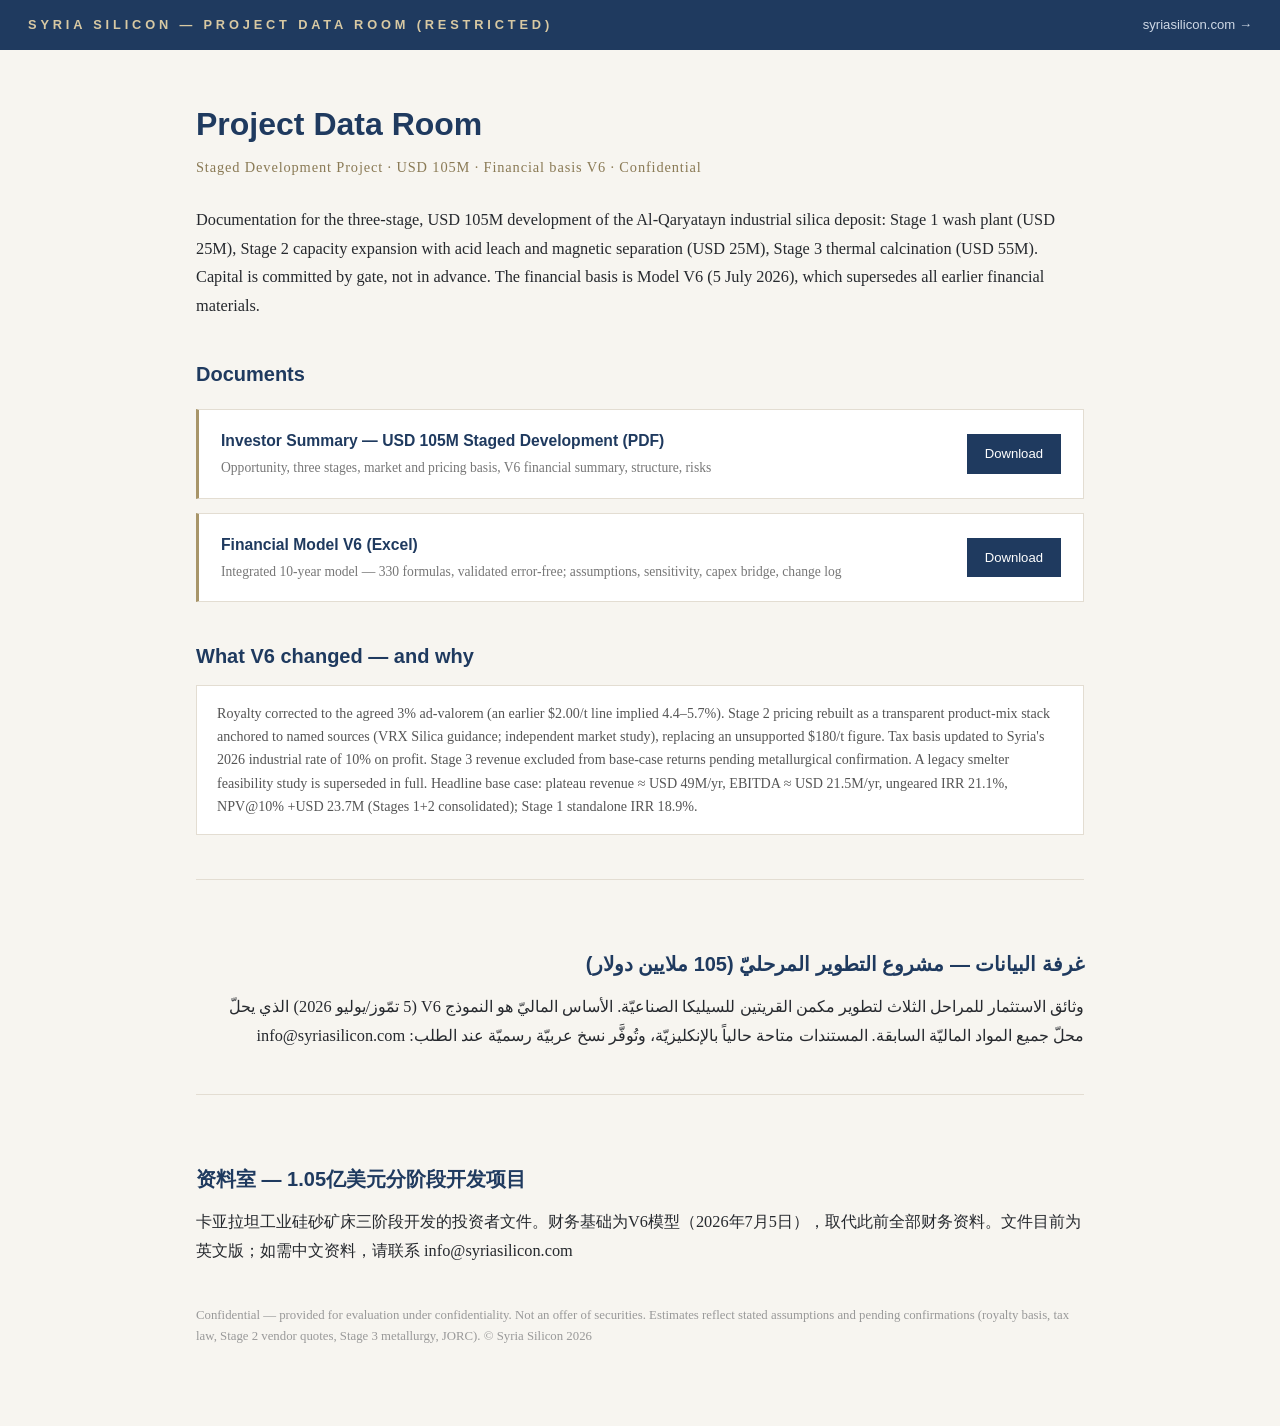
<file: vault/d17f25ecfbcc/index.html>
<!DOCTYPE html>
<html lang="en">
<head>
<meta charset="UTF-8"><meta name="viewport" content="width=device-width, initial-scale=1.0">
<meta name="robots" content="noindex, nofollow">
<title>Project Data Room — USD 105M | Syria Silicon</title>
<link rel="stylesheet" href="/styles.css">
<style>
body{background:#f7f5f0;color:#26292e;font-family:Georgia,'Times New Roman',serif;margin:0}
.vtop{background:#1F3A5F;color:#fff;padding:14px 28px;display:flex;justify-content:space-between;align-items:center;flex-wrap:wrap;gap:8px}
.vtop .brand{letter-spacing:.3em;font-size:.8rem;color:#d8c9a3;font-weight:600;font-family:Arial,sans-serif}
.vtop a{color:#cfd9e6;font-size:.82rem;text-decoration:none;font-family:Arial,sans-serif}
.vwrap{max-width:940px;margin:0 auto;padding:48px 26px 80px}
h1{color:#1F3A5F;font-size:2rem;margin:0 0 6px;font-family:Arial,sans-serif}
h2{color:#1F3A5F;font-size:1.25rem;margin:38px 0 12px;font-family:Arial,sans-serif}
.tag{color:#8a7a55;font-size:.9rem;letter-spacing:.06em;margin-bottom:26px}
p{line-height:1.75;font-size:1.02rem}
.docs{display:grid;gap:14px;margin:18px 0}
.doc{background:#fff;border:1px solid #e3ddd2;border-left:3px solid #A89569;padding:18px 22px;display:flex;justify-content:space-between;align-items:center;gap:14px;flex-wrap:wrap}
.doc .t{font-family:Arial,sans-serif;color:#1F3A5F;font-weight:600;font-size:.98rem}
.doc .d{color:#777;font-size:.85rem;margin-top:3px}
.doc a{background:#1F3A5F;color:#fff;padding:9px 18px;text-decoration:none;font-size:.82rem;font-family:Arial,sans-serif;white-space:nowrap}
table{width:100%;border-collapse:collapse;background:#fff;font-size:.9rem}
th{background:#1F3A5F;color:#fff;text-align:left;padding:9px 10px;font-family:Arial,sans-serif;font-weight:600}
td{border:1px solid #e3ddd2;padding:9px 10px;vertical-align:top;line-height:1.5}
tr:nth-child(even) td{background:#f4f1ea}
.note{background:#fff;border:1px solid #e3ddd2;padding:16px 20px;font-size:.88rem;color:#555;line-height:1.65}
.rtl{direction:rtl;text-align:right}
.langblock{border-top:1px solid #e3ddd2;margin-top:44px;padding-top:30px}
.small{font-size:.8rem;color:#999;margin-top:40px;line-height:1.6}
</style>
</head>
<body>
<div class="vtop"><span class="brand">SYRIA SILICON — PROJECT DATA ROOM (RESTRICTED)</span><a href="/">syriasilicon.com &rarr;</a></div>
<div class="vwrap">

<h1>Project Data Room</h1>
<div class="tag">Staged Development Project · USD 105M · Financial basis V6 · Confidential</div>
<p>Documentation for the three-stage, USD 105M development of the Al-Qaryatayn industrial silica deposit: Stage 1 wash plant (USD 25M), Stage 2 capacity expansion with acid leach and magnetic separation (USD 25M), Stage 3 thermal calcination (USD 55M). Capital is committed by gate, not in advance. The financial basis is Model V6 (5 July 2026), which supersedes all earlier financial materials.</p>

<h2>Documents</h2>
<div class="docs">
<div class="doc"><div><div class="t">Investor Summary — USD 105M Staged Development (PDF)</div><div class="d">Opportunity, three stages, market and pricing basis, V6 financial summary, structure, risks</div></div><a href="/vault/d17f25ecfbcc/Investor_Summary_105M_V6.pdf">Download</a></div>
<div class="doc"><div><div class="t">Financial Model V6 (Excel)</div><div class="d">Integrated 10-year model — 330 formulas, validated error-free; assumptions, sensitivity, capex bridge, change log</div></div><a href="/vault/d17f25ecfbcc/Financial_Model_V6_105M.xlsx">Download</a></div>
</div>

<h2>What V6 changed — and why</h2>
<div class="note">Royalty corrected to the agreed 3% ad-valorem (an earlier $2.00/t line implied 4.4–5.7%). Stage 2 pricing rebuilt as a transparent product-mix stack anchored to named sources (VRX Silica guidance; independent market study), replacing an unsupported $180/t figure. Tax basis updated to Syria's 2026 industrial rate of 10% on profit. Stage 3 revenue excluded from base-case returns pending metallurgical confirmation. A legacy smelter feasibility study is superseded in full. Headline base case: plateau revenue ≈ USD 49M/yr, EBITDA ≈ USD 21.5M/yr, ungeared IRR 21.1%, NPV@10% +USD 23.7M (Stages 1+2 consolidated); Stage 1 standalone IRR 18.9%.</div>

<div class="langblock rtl" lang="ar">
<h2>غرفة البيانات — مشروع التطوير المرحليّ (105 ملايين دولار)</h2>
<p>وثائق الاستثمار للمراحل الثلاث لتطوير مكمن القريتين للسيليكا الصناعيّة. الأساس الماليّ هو النموذج V6 (5 تمّوز/يوليو 2026) الذي يحلّ محلّ جميع المواد الماليّة السابقة. المستندات متاحة حالياً بالإنكليزيّة، وتُوفَّر نسخ عربيّة رسميّة عند الطلب: <a href="mailto:info@syriasilicon.com">info@syriasilicon.com</a></p>
</div>
<div class="langblock" lang="zh">
<h2>资料室 — 1.05亿美元分阶段开发项目</h2>
<p>卡亚拉坦工业硅砂矿床三阶段开发的投资者文件。财务基础为V6模型（2026年7月5日），取代此前全部财务资料。文件目前为英文版；如需中文资料，请联系 <a href="mailto:info@syriasilicon.com">info@syriasilicon.com</a></p>
</div>

<p class="small">Confidential — provided for evaluation under confidentiality. Not an offer of securities. Estimates reflect stated assumptions and pending confirmations (royalty basis, tax law, Stage 2 vendor quotes, Stage 3 metallurgy, JORC). © Syria Silicon 2026</p>
</div>
</body></html>
</file>
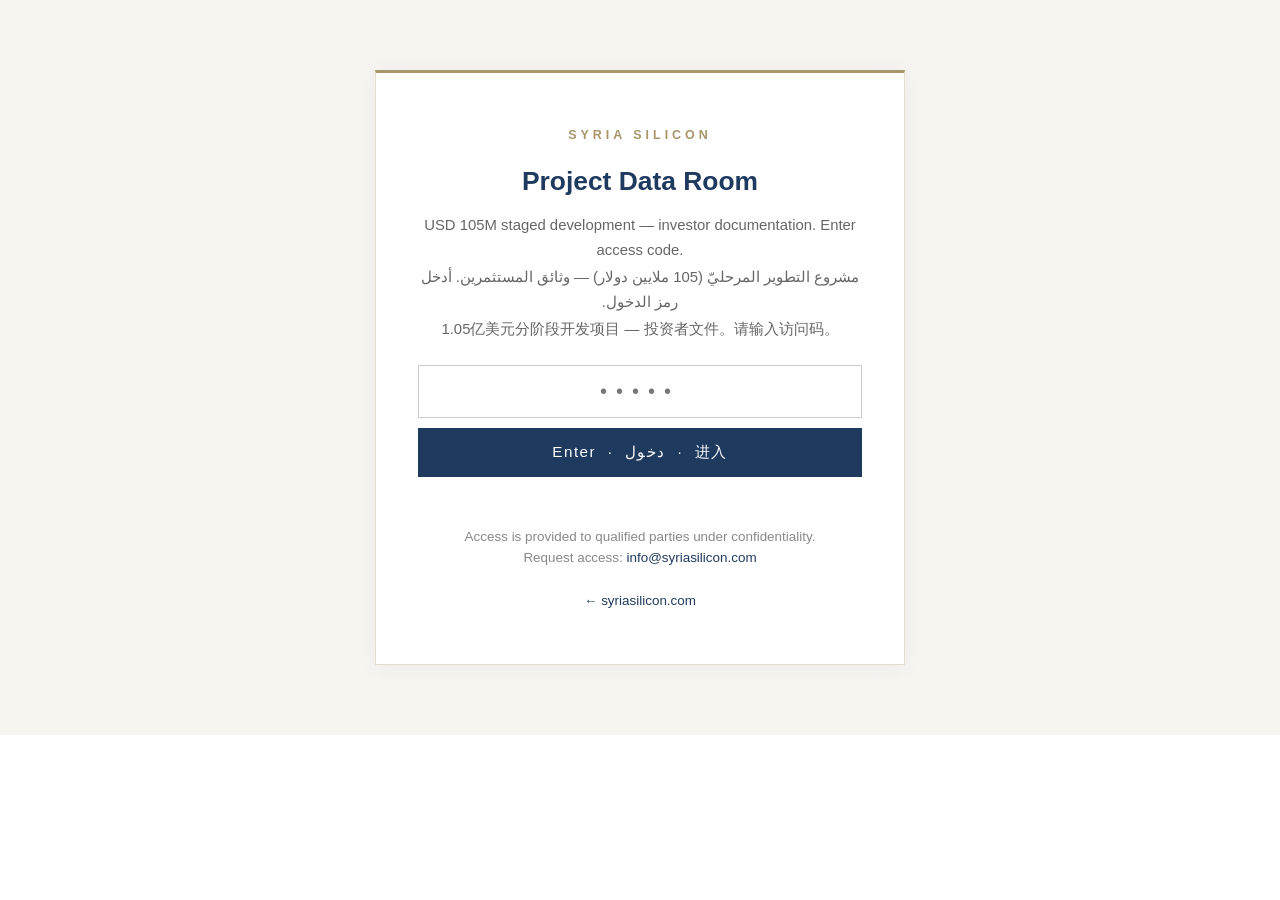
<file: dataroom.html>
<!DOCTYPE html>
<html lang="en">
<head>
<meta charset="UTF-8"><meta name="viewport" content="width=device-width, initial-scale=1.0">
<meta name="robots" content="noindex, nofollow">
<title>Data Room — Access | Syria Silicon</title>
<link rel="stylesheet" href="/styles.css">
<style>
.gate-wrap{min-height:80vh;display:flex;align-items:center;justify-content:center;padding:70px 24px;background:#f7f5f0}
.gate-card{max-width:530px;width:100%;background:#fff;border:1px solid #e3ddd2;border-top:3px solid #A89569;padding:52px 42px;text-align:center;box-shadow:0 2px 18px rgba(31,58,95,.06)}
.gate-brand{font-size:.78rem;letter-spacing:.32em;color:#A89569;font-weight:600;margin-bottom:14px}
.gate-card h1{font-size:1.65rem;margin:0 0 10px;color:#1F3A5F}
.gate-sub{color:#666;font-size:.93rem;margin:3px 0}
.gate-input{width:100%;box-sizing:border-box;padding:14px;font-size:1.25rem;text-align:center;letter-spacing:.45em;border:1px solid #ccc;margin:20px 0 10px}
.gate-btn{width:100%;padding:14px;background:#1F3A5F;color:#fff;border:none;font-size:.95rem;cursor:pointer;letter-spacing:.1em}
.gate-btn:hover{background:#2a4d7a}
.gate-err{color:#a33;font-size:.88rem;min-height:1.3em;margin-top:10px}
.gate-note{font-size:.84rem;color:#888;margin-top:22px;line-height:1.55}
.gate-note a{color:#1F3A5F}
</style>
</head>
<body>
<div class="gate-wrap"><div class="gate-card">
<div class="gate-brand">SYRIA SILICON</div>
<h1>Project Data Room</h1>
<p class="gate-sub">USD 105M staged development — investor documentation. Enter access code.</p>
<p class="gate-sub" lang="ar" dir="rtl">مشروع التطوير المرحليّ (105 ملايين دولار) — وثائق المستثمرين. أدخل رمز الدخول.</p>
<p class="gate-sub" lang="zh">1.05亿美元分阶段开发项目 — 投资者文件。请输入访问码。</p>
<input class="gate-input" id="pc" type="password" inputmode="numeric" autocomplete="off" placeholder="•••••" aria-label="Access code">
<button class="gate-btn" onclick="go()">Enter &nbsp;·&nbsp; دخول &nbsp;·&nbsp; 进入</button>
<p class="gate-err" id="err"></p>
<p class="gate-note">Access is provided to qualified parties under confidentiality.<br>Request access: <a href="mailto:info@syriasilicon.com">info@syriasilicon.com</a></p>
<p class="gate-note"><a href="/">&larr; syriasilicon.com</a></p>
</div></div>
<script>
const H='d17f25ecfbcc7857f7bebea469308be0b2580943e96d13a3ad98a13675c4bfc2';
async function go(){
 const v=document.getElementById('pc').value.trim();
 if(!v)return;
 const h=[...new Uint8Array(await crypto.subtle.digest('SHA-256',new TextEncoder().encode(v)))].map(b=>b.toString(16).padStart(2,'0')).join('');
 if(h===H){location.href='/vault/'+h.slice(0,12);}
 else{document.getElementById('err').textContent='Incorrect code · رمز غير صحيح · 访问码错误';}
}
document.getElementById('pc').addEventListener('keydown',e=>{if(e.key==='Enter')go()});
</script>
</body></html>
</file>
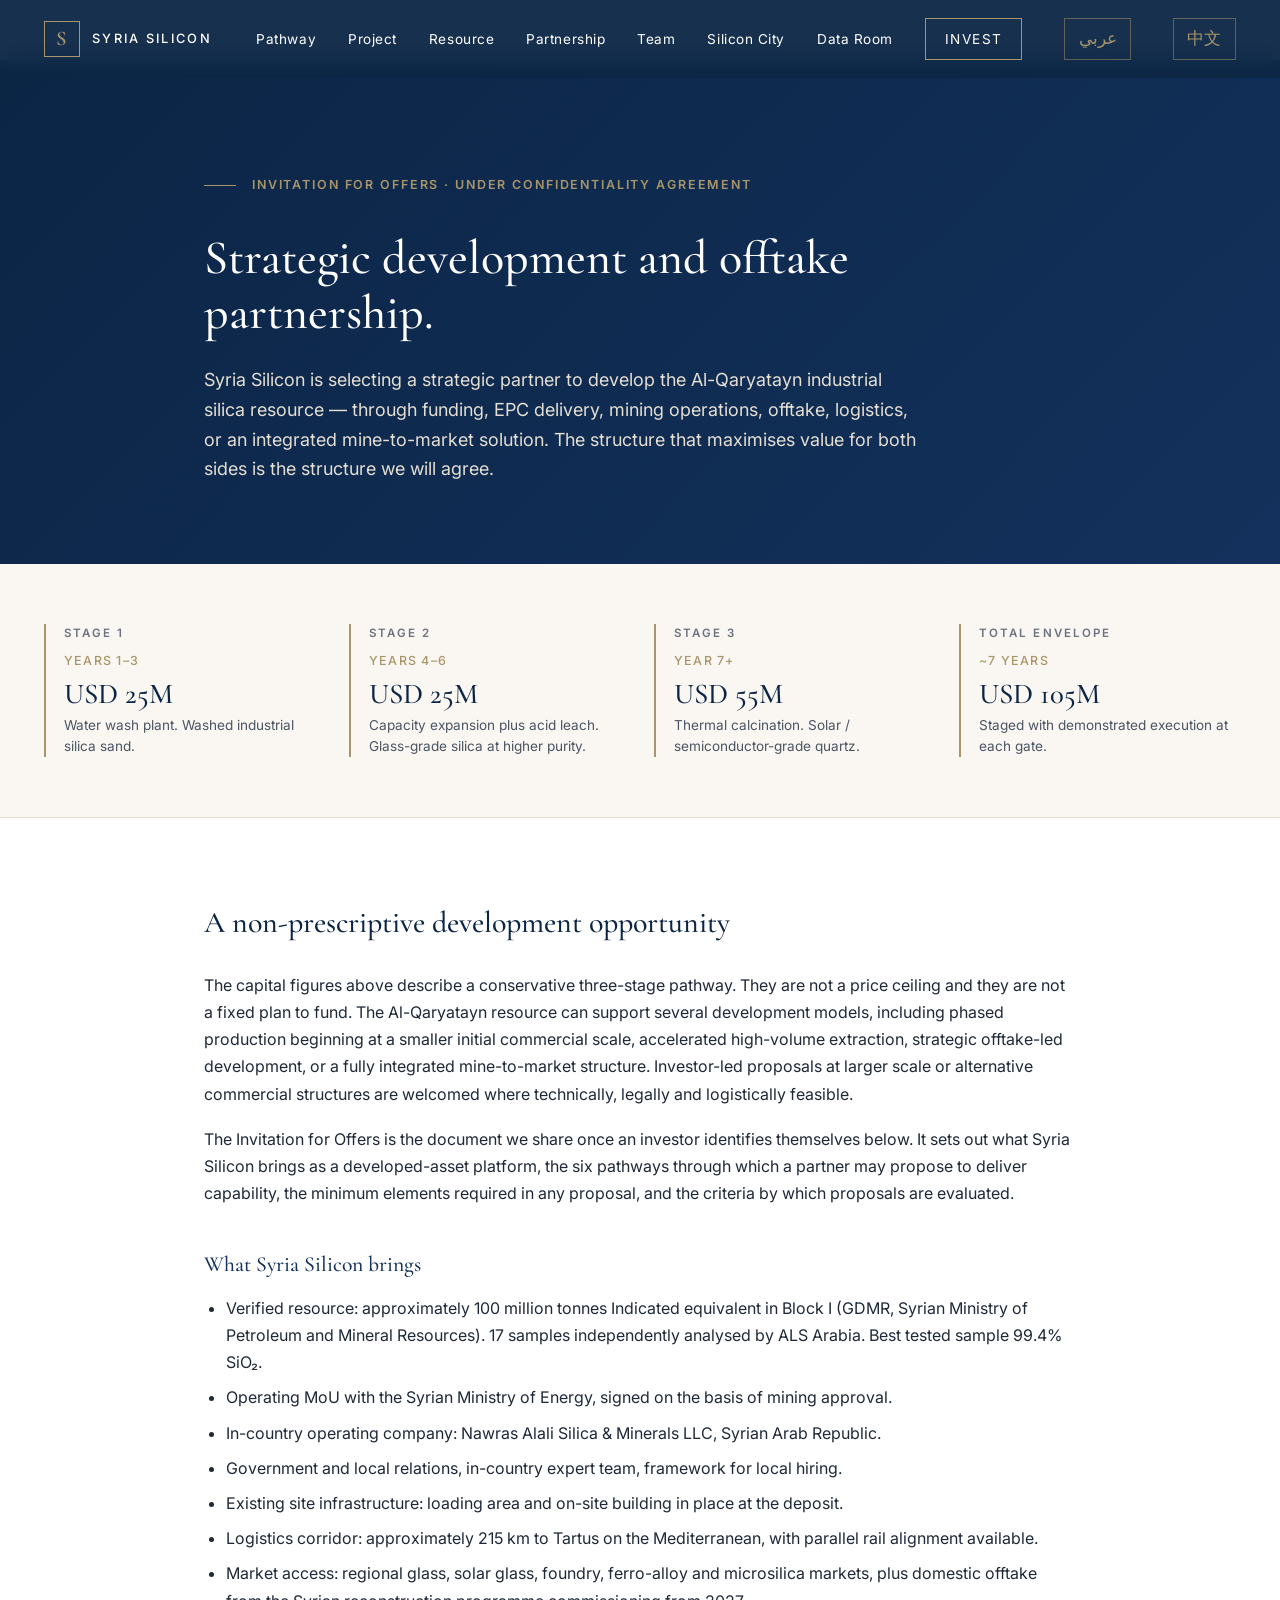
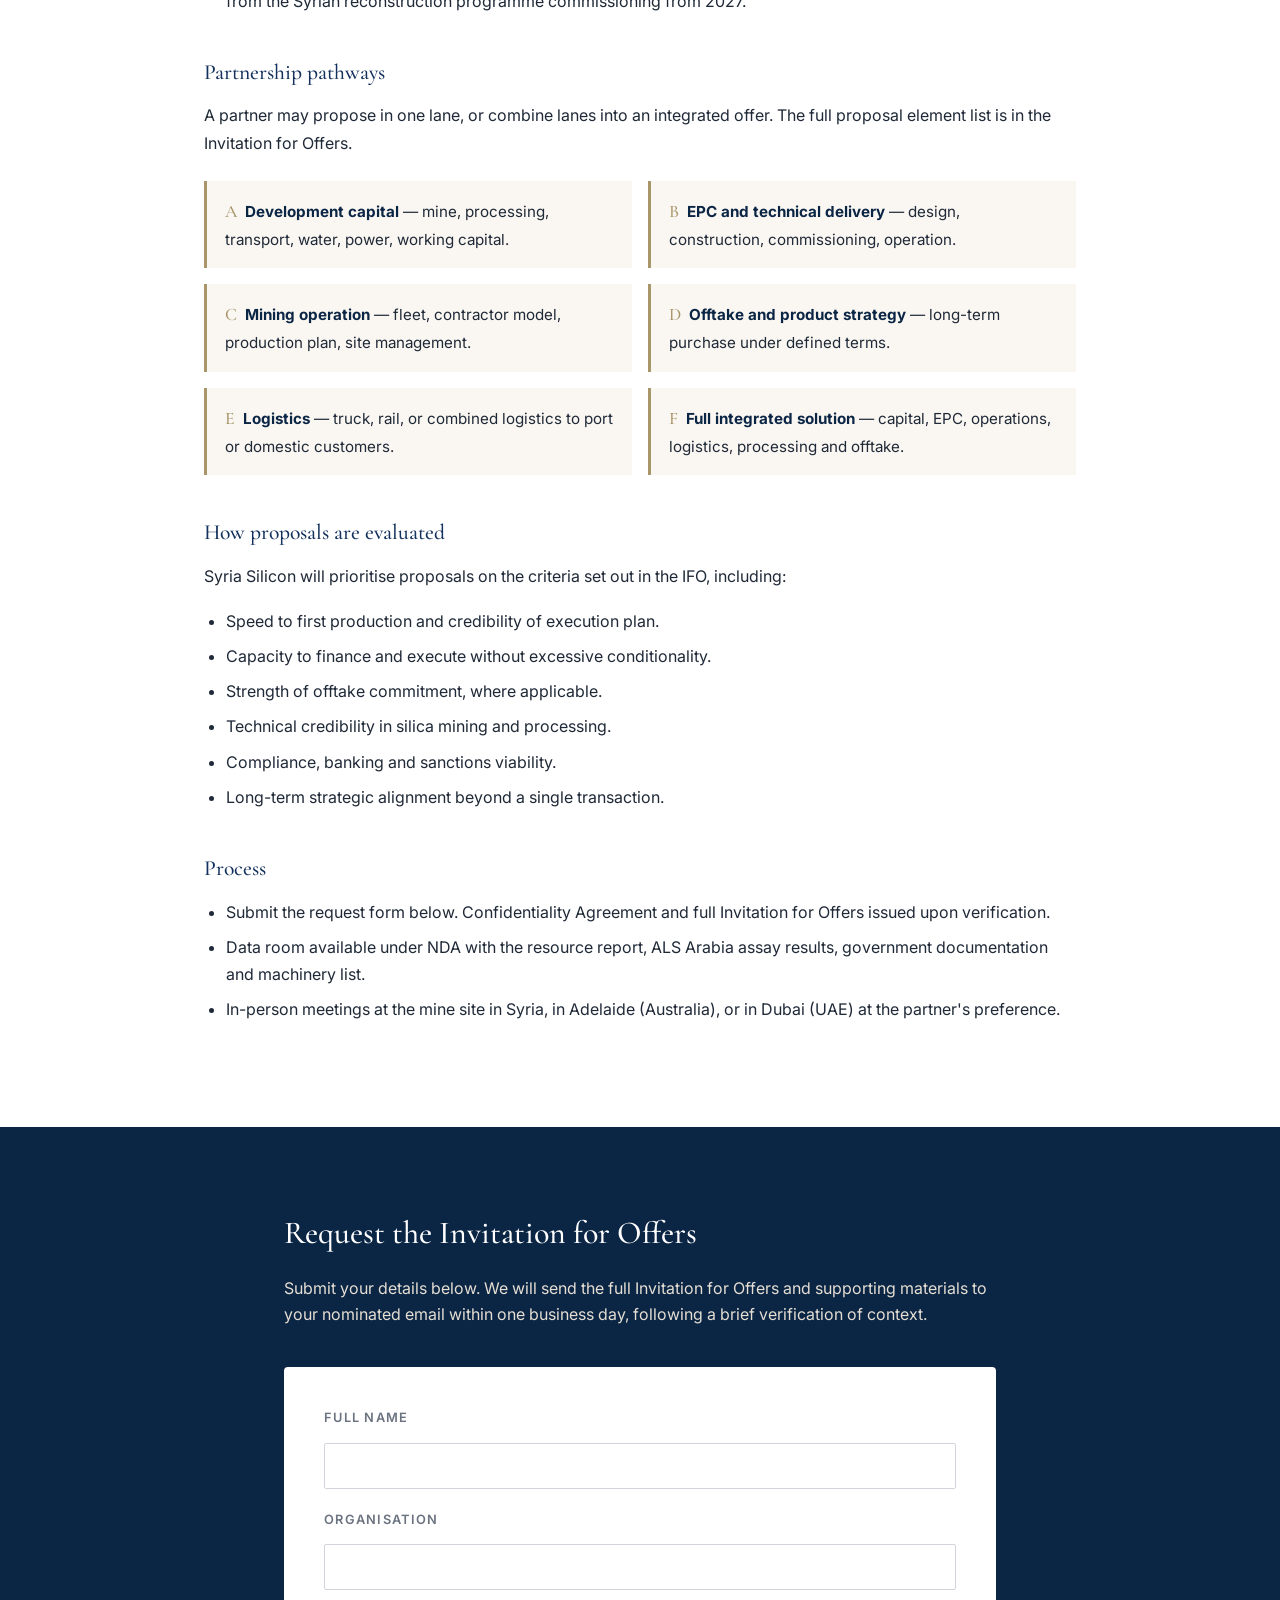
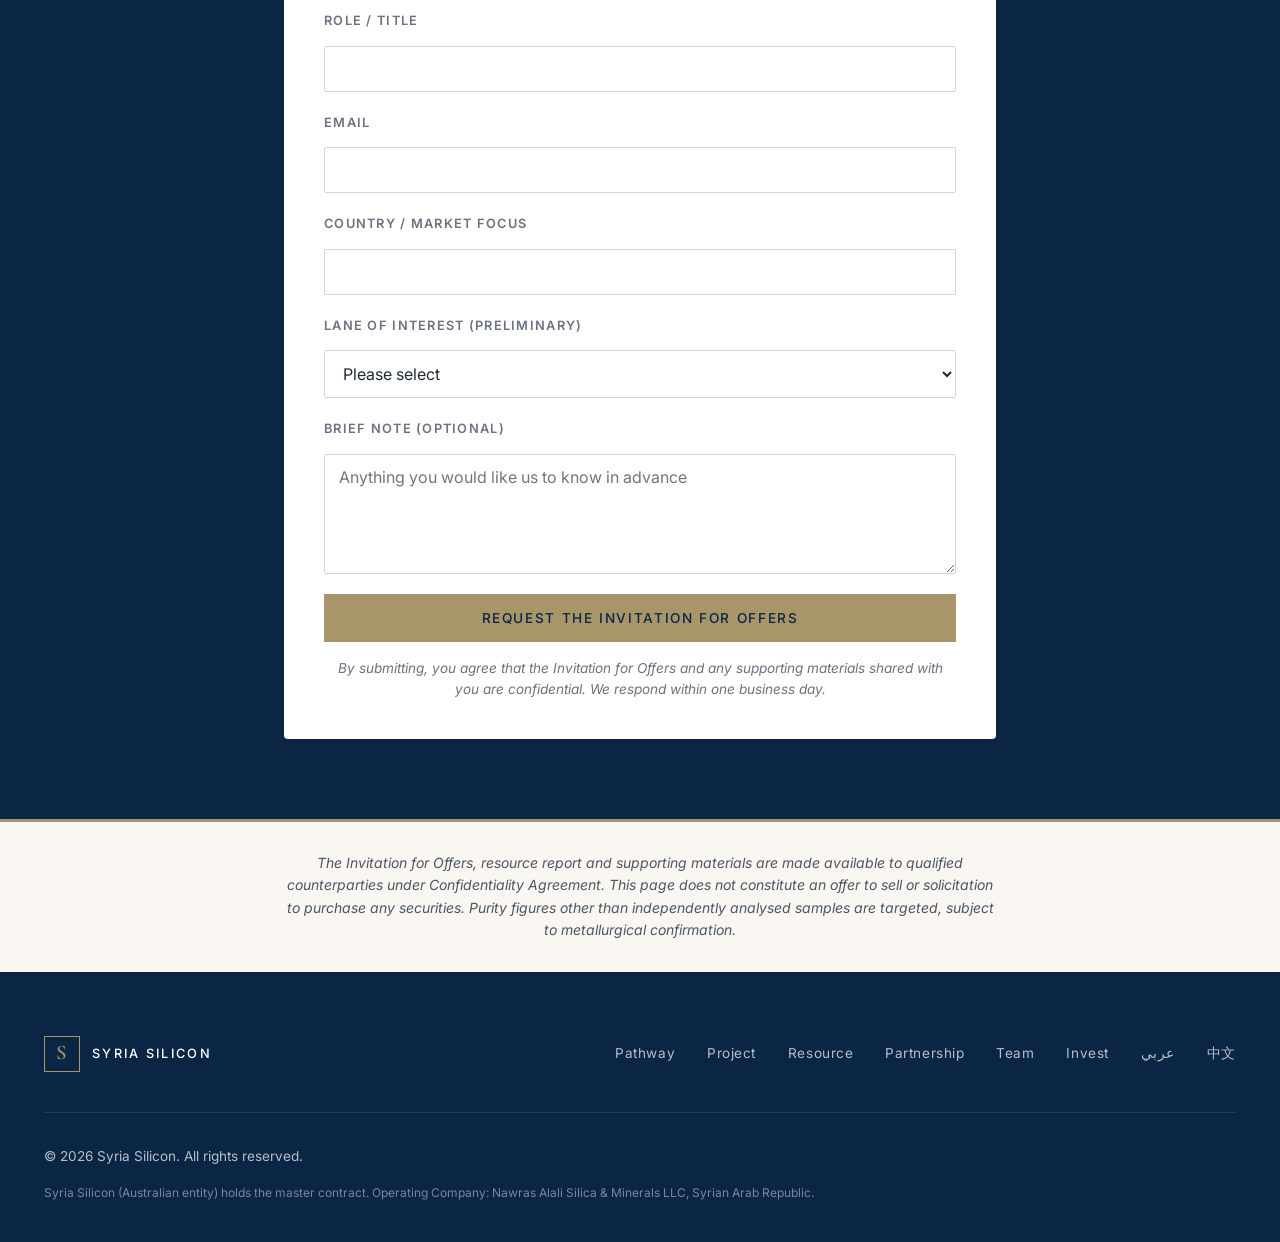
<file: invest.html>
<!DOCTYPE html>
<html lang="en">
<head>
<meta charset="UTF-8">
<meta name="viewport" content="width=device-width, initial-scale=1.0">
<title>Request the Invitation for Offers — Syria Silicon</title>
<meta name="description" content="Request the full Invitation for Offers for the Al-Qaryatayn industrial silica project. Three-stage development pathway USD 105M across approximately seven years. Strategic partnership structures by mutual agreement.">
<meta name="robots" content="noindex,nofollow">
<meta property="og:title" content="Invitation for Offers — Syria Silicon">
<meta property="og:description" content="Three-stage USD 105M development pathway, Al-Qaryatayn silica, Syrian Arab Republic. Request the IFO under NDA.">
<meta property="og:type" content="website">
<meta property="og:url" content="https://syriasilicon.com/invest">
<link rel="preconnect" href="https://fonts.googleapis.com">
<link rel="preconnect" href="https://fonts.gstatic.com" crossorigin>
<link href="https://fonts.googleapis.com/css2?family=Cormorant+Garamond:wght@300;400;500;600;700&family=Inter:wght@300;400;500;600;700&display=swap" rel="stylesheet">
<link rel="alternate" hreflang="ar" href="https://syriasilicon.com/ar/invest">
<link rel="alternate" hreflang="zh" href="https://syriasilicon.com/zh/invest">
<link rel="alternate" hreflang="en" href="https://syriasilicon.com/invest">
<link rel="stylesheet" href="/styles.css">
<style>
.invest-hero {
  background: linear-gradient(135deg, #0B2545 0%, #13315C 100%);
  color: #FFFFFF;
  padding: 110px 0 80px;
  margin-top: 60px;
}
.invest-hero .container { max-width: 920px; }
.invest-hero h1 {
  font-family: 'Cormorant Garamond', Georgia, serif;
  font-size: clamp(2rem, 4vw, 3rem);
  font-weight: 500;
  line-height: 1.15;
  margin: 16px 0 24px;
  color: #FFFFFF;
}
.invest-hero p.lede {
  font-size: 1.125rem;
  line-height: 1.65;
  color: #E5DFD3;
  max-width: 720px;
}
.invest-hero .eyebrow {
  color: #A89569;
  text-transform: uppercase;
  letter-spacing: 0.15em;
  font-size: 0.78rem;
  font-weight: 600;
}
.invest-summary {
  background: #FAF7F2;
  padding: 60px 0;
  border-bottom: 1px solid #E5DFD3;
}
.invest-summary .summary-grid {
  display: grid;
  grid-template-columns: repeat(4, 1fr);
  gap: 28px;
}
@media (max-width: 900px) { .invest-summary .summary-grid { grid-template-columns: 1fr 1fr; } }
@media (max-width: 540px) { .invest-summary .summary-grid { grid-template-columns: 1fr; } }
.invest-summary .summary-item {
  border-left: 2px solid #A89569;
  padding-left: 18px;
}
.invest-summary .summary-label {
  font-size: 0.72rem;
  letter-spacing: 0.18em;
  text-transform: uppercase;
  color: #6B7280;
  margin: 0 0 8px;
  font-weight: 600;
}
.invest-summary .summary-years {
  font-size: 0.78rem;
  color: #A89569;
  margin: 0 0 6px;
  letter-spacing: 0.1em;
  text-transform: uppercase;
  font-weight: 500;
}
.invest-summary .summary-figure {
  font-family: 'Cormorant Garamond', Georgia, serif;
  font-size: 1.8rem;
  font-weight: 500;
  color: #0B2545;
  margin: 0 0 6px;
  line-height: 1.1;
}
.invest-summary .summary-detail {
  font-size: 0.85rem;
  color: #4B5563;
  margin: 0;
  line-height: 1.55;
}

.invest-content { padding: 80px 0; background: #FFFFFF; }
.invest-content .container { max-width: 920px; }
.invest-content h2 {
  font-family: 'Cormorant Garamond', Georgia, serif;
  font-size: 1.875rem;
  font-weight: 500;
  color: #0B2545;
  margin: 0 0 24px;
}
.invest-content h3 {
  font-family: 'Cormorant Garamond', Georgia, serif;
  font-size: 1.35rem;
  color: #13315C;
  margin: 40px 0 12px;
  font-weight: 500;
}
.invest-content p { line-height: 1.7; margin: 0 0 18px; color: #1F2937; }
.invest-content ul { padding-left: 22px; margin: 0 0 24px; }
.invest-content ul li { line-height: 1.7; margin-bottom: 8px; color: #1F2937; }

.invest-lanes {
  display: grid;
  grid-template-columns: 1fr 1fr;
  gap: 1rem;
  margin: 24px 0 32px;
}
@media (max-width: 640px) { .invest-lanes { grid-template-columns: 1fr; } }
.invest-lane {
  padding: 16px 18px;
  background: #FAF7F2;
  border-left: 3px solid #A89569;
}
.invest-lane-letter {
  font-family: 'Cormorant Garamond', Georgia, serif;
  font-size: 1.1rem;
  color: #A89569;
  font-weight: 500;
  margin-right: 8px;
}
.invest-lane-text {
  font-size: 0.95rem;
  color: #1F2937;
}
.invest-lane-text strong { color: #0B2545; }

.invest-form-section {
  background: #0B2545;
  color: #FFFFFF;
  padding: 80px 0;
}
.invest-form-section .container { max-width: 760px; }
.invest-form-section h2 {
  font-family: 'Cormorant Garamond', Georgia, serif;
  font-size: 2rem;
  font-weight: 500;
  color: #FFFFFF;
  margin: 0 0 16px;
}
.invest-form-section .form-intro {
  color: #E5DFD3;
  margin: 0 0 40px;
  font-size: 1rem;
  line-height: 1.6;
}
.invest-form {
  background: #FFFFFF;
  color: #1F2937;
  padding: 40px;
  border-radius: 4px;
}
.invest-form .form-row { margin-bottom: 20px; }
.invest-form label {
  display: block;
  font-size: 0.8rem;
  letter-spacing: 0.1em;
  text-transform: uppercase;
  color: #6B7280;
  margin-bottom: 8px;
  font-weight: 600;
}
.invest-form input,
.invest-form select,
.invest-form textarea {
  width: 100%;
  padding: 12px 14px;
  font-size: 1rem;
  font-family: inherit;
  border: 1px solid #D1D5DB;
  border-radius: 2px;
  background: #FFFFFF;
  color: #1F2937;
  box-sizing: border-box;
}
.invest-form input:focus,
.invest-form select:focus,
.invest-form textarea:focus {
  outline: none;
  border-color: #13315C;
}
.invest-form .form-note {
  font-size: 0.85rem;
  color: #6B7280;
  margin: 16px 0 0;
  line-height: 1.5;
}

.confidentiality-band {
  background: #FAF7F2;
  border-top: 3px solid #A89569;
  padding: 30px 0;
  text-align: center;
}
.confidentiality-band p {
  margin: 0 auto;
  font-size: 0.875rem;
  color: #4B5563;
  font-style: italic;
  max-width: 720px;
  line-height: 1.6;
}
</style>
</head>
<body class="invest-page">

<!-- ========== TOP NAV ========== -->
<header class="nav" id="nav">
  <div class="nav-inner container">
    <a href="/" class="nav-brand">
      <span class="brand-mark">S</span>
      <span class="brand-name">SYRIA SILICON</span>
    </a>
    <nav class="nav-links">
      <a href="/#pathway">Pathway</a>
      <a href="/#project">Project</a>
      <a href="/#resource">Resource</a>
      <a href="/#partnership">Partnership</a>
      <a href="/#team">Team</a>
      <a href="/silicon-city">Silicon City</a>
      <a href="/dataroom">Data Room</a>
      <a href="/invest" class="nav-cta" aria-current="page">Invest</a>
      <a href="/ar/invest" class="nav-lang" lang="ar">عربي</a>
      <a href="/zh/invest" class="nav-lang" lang="zh">中文</a>
    </nav>
    <button class="nav-mobile-toggle" aria-label="Menu" id="mobileToggle">
      <span></span><span></span><span></span>
    </button>
  </div>
  <nav class="nav-mobile" id="mobileNav">
    <a href="/#pathway">Pathway</a>
    <a href="/#project">Project</a>
    <a href="/#resource">Resource</a>
    <a href="/#partnership">Partnership</a>
    <a href="/#team">Team</a>
    <a href="/silicon-city">Silicon City</a>
    <a href="/dataroom">Data Room</a>
    <a href="/invest" aria-current="page">Invest</a>
    <a href="/ar/invest" lang="ar">عربي · العربية</a>
    <a href="/zh/invest" lang="zh">中文</a>
  </nav>
</header>

<!-- ========== HERO ========== -->
<section class="invest-hero">
  <div class="container">
    <p class="eyebrow">Invitation for Offers · Under Confidentiality Agreement</p>
    <h1>Strategic development and offtake partnership.</h1>
    <p class="lede">
      Syria Silicon is selecting a strategic partner to develop the Al-Qaryatayn industrial silica resource — through funding, EPC delivery, mining operations, offtake, logistics, or an integrated mine-to-market solution. The structure that maximises value for both sides is the structure we will agree.
    </p>
  </div>
</section>

<!-- ========== SUMMARY: 3 STAGES + TOTAL ========== -->
<section class="invest-summary">
  <div class="container">
    <div class="summary-grid">
      <div class="summary-item">
        <p class="summary-label">Stage 1</p>
        <p class="summary-years">Years 1–3</p>
        <p class="summary-figure">USD 25M</p>
        <p class="summary-detail">Water wash plant. Washed industrial silica sand.</p>
      </div>
      <div class="summary-item">
        <p class="summary-label">Stage 2</p>
        <p class="summary-years">Years 4–6</p>
        <p class="summary-figure">USD 25M</p>
        <p class="summary-detail">Capacity expansion plus acid leach. Glass-grade silica at higher purity.</p>
      </div>
      <div class="summary-item">
        <p class="summary-label">Stage 3</p>
        <p class="summary-years">Year 7+</p>
        <p class="summary-figure">USD 55M</p>
        <p class="summary-detail">Thermal calcination. Solar / semiconductor-grade quartz.</p>
      </div>
      <div class="summary-item">
        <p class="summary-label">Total envelope</p>
        <p class="summary-years">~7 years</p>
        <p class="summary-figure">USD 105M</p>
        <p class="summary-detail">Staged with demonstrated execution at each gate.</p>
      </div>
    </div>
  </div>
</section>

<!-- ========== CONTENT ========== -->
<section class="invest-content">
  <div class="container">

    <h2>A non-prescriptive development opportunity</h2>
    <p>
      The capital figures above describe a conservative three-stage pathway. They are not a price ceiling and they are not a fixed plan to fund. The Al-Qaryatayn resource can support several development models, including phased production beginning at a smaller initial commercial scale, accelerated high-volume extraction, strategic offtake-led development, or a fully integrated mine-to-market structure. Investor-led proposals at larger scale or alternative commercial structures are welcomed where technically, legally and logistically feasible.
    </p>
    <p>
      The Invitation for Offers is the document we share once an investor identifies themselves below. It sets out what Syria Silicon brings as a developed-asset platform, the six pathways through which a partner may propose to deliver capability, the minimum elements required in any proposal, and the criteria by which proposals are evaluated.
    </p>

    <h3>What Syria Silicon brings</h3>
    <ul>
      <li>Verified resource: approximately 100 million tonnes Indicated equivalent in Block I (GDMR, Syrian Ministry of Petroleum and Mineral Resources). 17 samples independently analysed by ALS Arabia. Best tested sample 99.4% SiO₂.</li>
      <li>Operating MoU with the Syrian Ministry of Energy, signed on the basis of mining approval.</li>
      <li>In-country operating company: Nawras Alali Silica &amp; Minerals LLC, Syrian Arab Republic.</li>
      <li>Government and local relations, in-country expert team, framework for local hiring.</li>
      <li>Existing site infrastructure: loading area and on-site building in place at the deposit.</li>
      <li>Logistics corridor: approximately 215 km to Tartus on the Mediterranean, with parallel rail alignment available.</li>
      <li>Market access: regional glass, solar glass, foundry, ferro-alloy and microsilica markets, plus domestic offtake from the Syrian reconstruction programme commissioning from 2027.</li>
    </ul>

    <h3>Partnership pathways</h3>
    <p>A partner may propose in one lane, or combine lanes into an integrated offer. The full proposal element list is in the Invitation for Offers.</p>
    <div class="invest-lanes">
      <div class="invest-lane"><span class="invest-lane-letter">A</span><span class="invest-lane-text"><strong>Development capital</strong> — mine, processing, transport, water, power, working capital.</span></div>
      <div class="invest-lane"><span class="invest-lane-letter">B</span><span class="invest-lane-text"><strong>EPC and technical delivery</strong> — design, construction, commissioning, operation.</span></div>
      <div class="invest-lane"><span class="invest-lane-letter">C</span><span class="invest-lane-text"><strong>Mining operation</strong> — fleet, contractor model, production plan, site management.</span></div>
      <div class="invest-lane"><span class="invest-lane-letter">D</span><span class="invest-lane-text"><strong>Offtake and product strategy</strong> — long-term purchase under defined terms.</span></div>
      <div class="invest-lane"><span class="invest-lane-letter">E</span><span class="invest-lane-text"><strong>Logistics</strong> — truck, rail, or combined logistics to port or domestic customers.</span></div>
      <div class="invest-lane"><span class="invest-lane-letter">F</span><span class="invest-lane-text"><strong>Full integrated solution</strong> — capital, EPC, operations, logistics, processing and offtake.</span></div>
    </div>

    <h3>How proposals are evaluated</h3>
    <p>Syria Silicon will prioritise proposals on the criteria set out in the IFO, including:</p>
    <ul>
      <li>Speed to first production and credibility of execution plan.</li>
      <li>Capacity to finance and execute without excessive conditionality.</li>
      <li>Strength of offtake commitment, where applicable.</li>
      <li>Technical credibility in silica mining and processing.</li>
      <li>Compliance, banking and sanctions viability.</li>
      <li>Long-term strategic alignment beyond a single transaction.</li>
    </ul>

    <h3>Process</h3>
    <ul>
      <li>Submit the request form below. Confidentiality Agreement and full Invitation for Offers issued upon verification.</li>
      <li>Data room available under NDA with the resource report, ALS Arabia assay results, government documentation and machinery list.</li>
      <li>In-person meetings at the mine site in Syria, in Adelaide (Australia), or in Dubai (UAE) at the partner's preference.</li>
    </ul>

  </div>
</section>

<!-- ========== GATED FORM ========== -->
<section class="invest-form-section" id="request">
  <div class="container">
    <h2>Request the Invitation for Offers</h2>
    <p class="form-intro">
      Submit your details below. We will send the full Invitation for Offers and supporting materials to your nominated email within one business day, following a brief verification of context.
    </p>

    <form class="invest-form" id="investForm">
      <div class="form-row">
        <label for="iname">Full name</label>
        <input type="text" id="iname" name="name" required autocomplete="name">
      </div>
      <div class="form-row">
        <label for="iorg">Organisation</label>
        <input type="text" id="iorg" name="organisation" required autocomplete="organization">
      </div>
      <div class="form-row">
        <label for="irole">Role / title</label>
        <input type="text" id="irole" name="role" autocomplete="organization-title">
      </div>
      <div class="form-row">
        <label for="iemail">Email</label>
        <input type="email" id="iemail" name="email" required autocomplete="email">
      </div>
      <div class="form-row">
        <label for="icountry">Country / market focus</label>
        <input type="text" id="icountry" name="country" autocomplete="country-name">
      </div>
      <div class="form-row">
        <label for="iinterest">Lane of interest (preliminary)</label>
        <select id="iinterest" name="interest_type">
          <option value="">Please select</option>
          <option>A — Development capital</option>
          <option>B — EPC and technical delivery</option>
          <option>C — Mining operation</option>
          <option>D — Offtake and product strategy</option>
          <option>E — Logistics</option>
          <option>F — Full integrated solution</option>
          <option>Multiple lanes / not yet decided</option>
        </select>
      </div>
      <div class="form-row">
        <label for="imsg">Brief note (optional)</label>
        <textarea id="imsg" name="message" rows="4" placeholder="Anything you would like us to know in advance"></textarea>
      </div>
      <button type="submit" class="btn btn-primary btn-block" id="iSubmitBtn">Request the Invitation for Offers</button>
      <p class="form-note" id="iFormNote">By submitting, you agree that the Invitation for Offers and any supporting materials shared with you are confidential. We respond within one business day.</p>
    </form>
  </div>
</section>

<!-- ========== CONFIDENTIALITY BAND ========== -->
<section class="confidentiality-band">
  <div class="container">
    <p>
      The Invitation for Offers, resource report and supporting materials are made available to qualified counterparties under Confidentiality Agreement. This page does not constitute an offer to sell or solicitation to purchase any securities. Purity figures other than independently analysed samples are targeted, subject to metallurgical confirmation.
    </p>
  </div>
</section>

<!-- ========== FOOTER ========== -->
<footer class="footer">
  <div class="container">
    <div class="footer-top">
      <div class="footer-brand">
        <span class="brand-mark">S</span>
        <span class="brand-name">SYRIA SILICON</span>
      </div>
      <nav class="footer-nav">
        <a href="/#pathway">Pathway</a>
        <a href="/#project">Project</a>
        <a href="/#resource">Resource</a>
        <a href="/#partnership">Partnership</a>
        <a href="/#team">Team</a>
        <a href="/invest">Invest</a>
        <a href="/ar/invest" lang="ar">عربي</a>
        <a href="/zh/invest" lang="zh">中文</a>
      </nav>
    </div>
    <div class="footer-bottom">
      <p class="footer-copy">© 2026 Syria Silicon. All rights reserved.</p>
      <p class="footer-legal">Syria Silicon (Australian entity) holds the master contract. Operating Company: Nawras Alali Silica &amp; Minerals LLC, Syrian Arab Republic.</p>
    </div>
  </div>
</footer>

<script src="/script.js"></script>
<script src="/invest.js"></script>
</body>
</html>
</file>
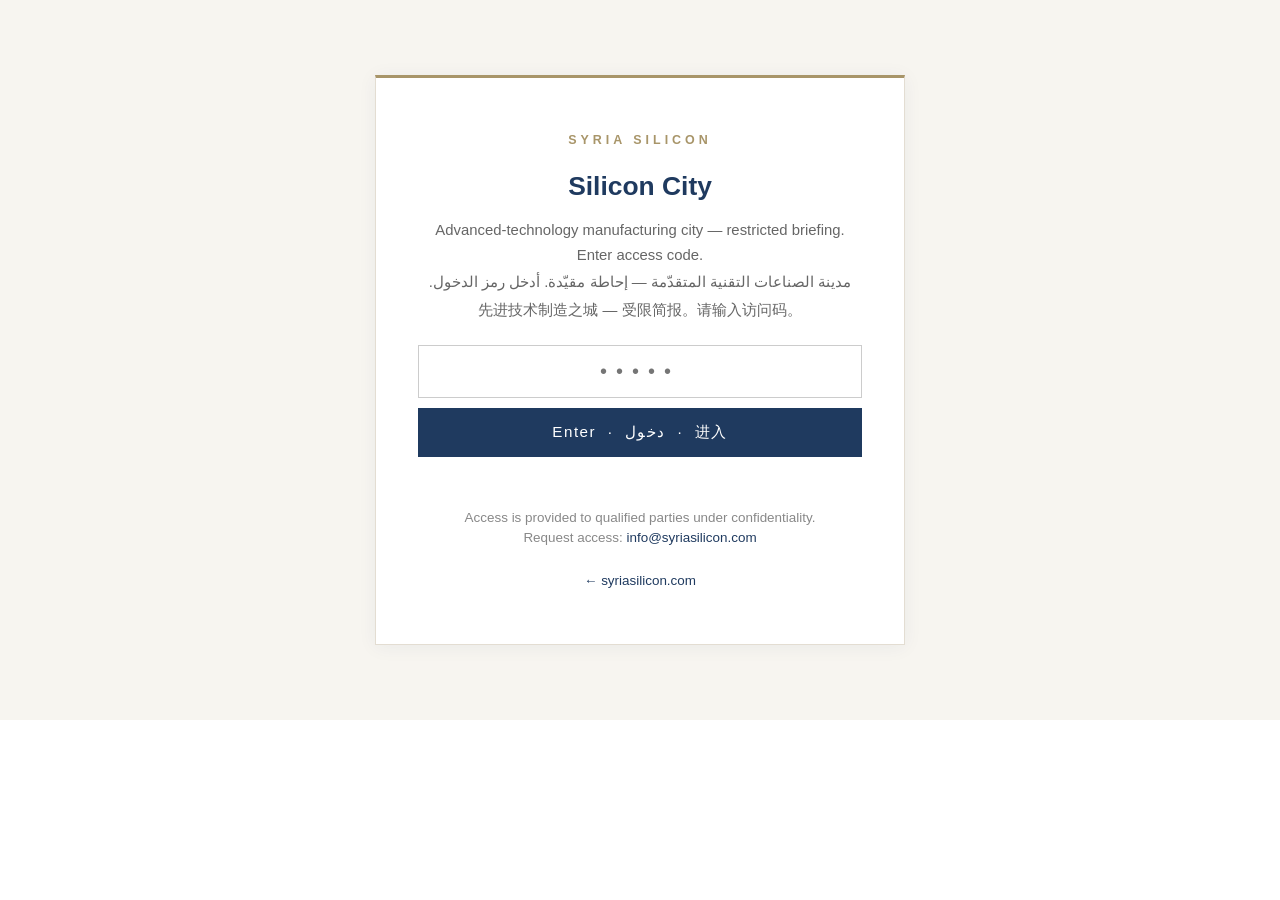
<file: silicon-city.html>
<!DOCTYPE html>
<html lang="en">
<head>
<meta charset="UTF-8"><meta name="viewport" content="width=device-width, initial-scale=1.0">
<meta name="robots" content="noindex, nofollow">
<title>Silicon City — Access | Syria Silicon</title>
<link rel="stylesheet" href="/styles.css">
<style>
.gate-wrap{min-height:80vh;display:flex;align-items:center;justify-content:center;padding:70px 24px;background:#f7f5f0}
.gate-card{max-width:530px;width:100%;background:#fff;border:1px solid #e3ddd2;border-top:3px solid #A89569;padding:52px 42px;text-align:center;box-shadow:0 2px 18px rgba(31,58,95,.06)}
.gate-brand{font-size:.78rem;letter-spacing:.32em;color:#A89569;font-weight:600;margin-bottom:14px}
.gate-card h1{font-size:1.65rem;margin:0 0 10px;color:#1F3A5F}
.gate-sub{color:#666;font-size:.93rem;margin:3px 0}
.gate-input{width:100%;box-sizing:border-box;padding:14px;font-size:1.25rem;text-align:center;letter-spacing:.45em;border:1px solid #ccc;margin:20px 0 10px}
.gate-btn{width:100%;padding:14px;background:#1F3A5F;color:#fff;border:none;font-size:.95rem;cursor:pointer;letter-spacing:.1em}
.gate-btn:hover{background:#2a4d7a}
.gate-err{color:#a33;font-size:.88rem;min-height:1.3em;margin-top:10px}
.gate-note{font-size:.84rem;color:#888;margin-top:22px;line-height:1.55}
.gate-note a{color:#1F3A5F}
</style>
</head>
<body>
<div class="gate-wrap"><div class="gate-card">
<div class="gate-brand">SYRIA SILICON</div>
<h1>Silicon City</h1>
<p class="gate-sub">Advanced-technology manufacturing city — restricted briefing. Enter access code.</p>
<p class="gate-sub" lang="ar" dir="rtl">مدينة الصناعات التقنية المتقدّمة — إحاطة مقيّدة. أدخل رمز الدخول.</p>
<p class="gate-sub" lang="zh">先进技术制造之城 — 受限简报。请输入访问码。</p>
<input class="gate-input" id="pc" type="password" inputmode="numeric" autocomplete="off" placeholder="•••••" aria-label="Access code">
<button class="gate-btn" onclick="go()">Enter &nbsp;·&nbsp; دخول &nbsp;·&nbsp; 进入</button>
<p class="gate-err" id="err"></p>
<p class="gate-note">Access is provided to qualified parties under confidentiality.<br>Request access: <a href="mailto:info@syriasilicon.com">info@syriasilicon.com</a></p>
<p class="gate-note"><a href="/">&larr; syriasilicon.com</a></p>
</div></div>
<script>
const H='c507a68f3093e885765257ed3f176c757aaf62bb4cbc2ef94b2e7da3406d9676';
async function go(){
 const v=document.getElementById('pc').value.trim();
 if(!v)return;
 const h=[...new Uint8Array(await crypto.subtle.digest('SHA-256',new TextEncoder().encode(v)))].map(b=>b.toString(16).padStart(2,'0')).join('');
 if(h===H){location.href='/vault/'+h.slice(0,12);}
 else{document.getElementById('err').textContent='Incorrect code · رمز غير صحيح · 访问码错误';}
}
document.getElementById('pc').addEventListener('keydown',e=>{if(e.key==='Enter')go()});
</script>
</body></html>
</file>
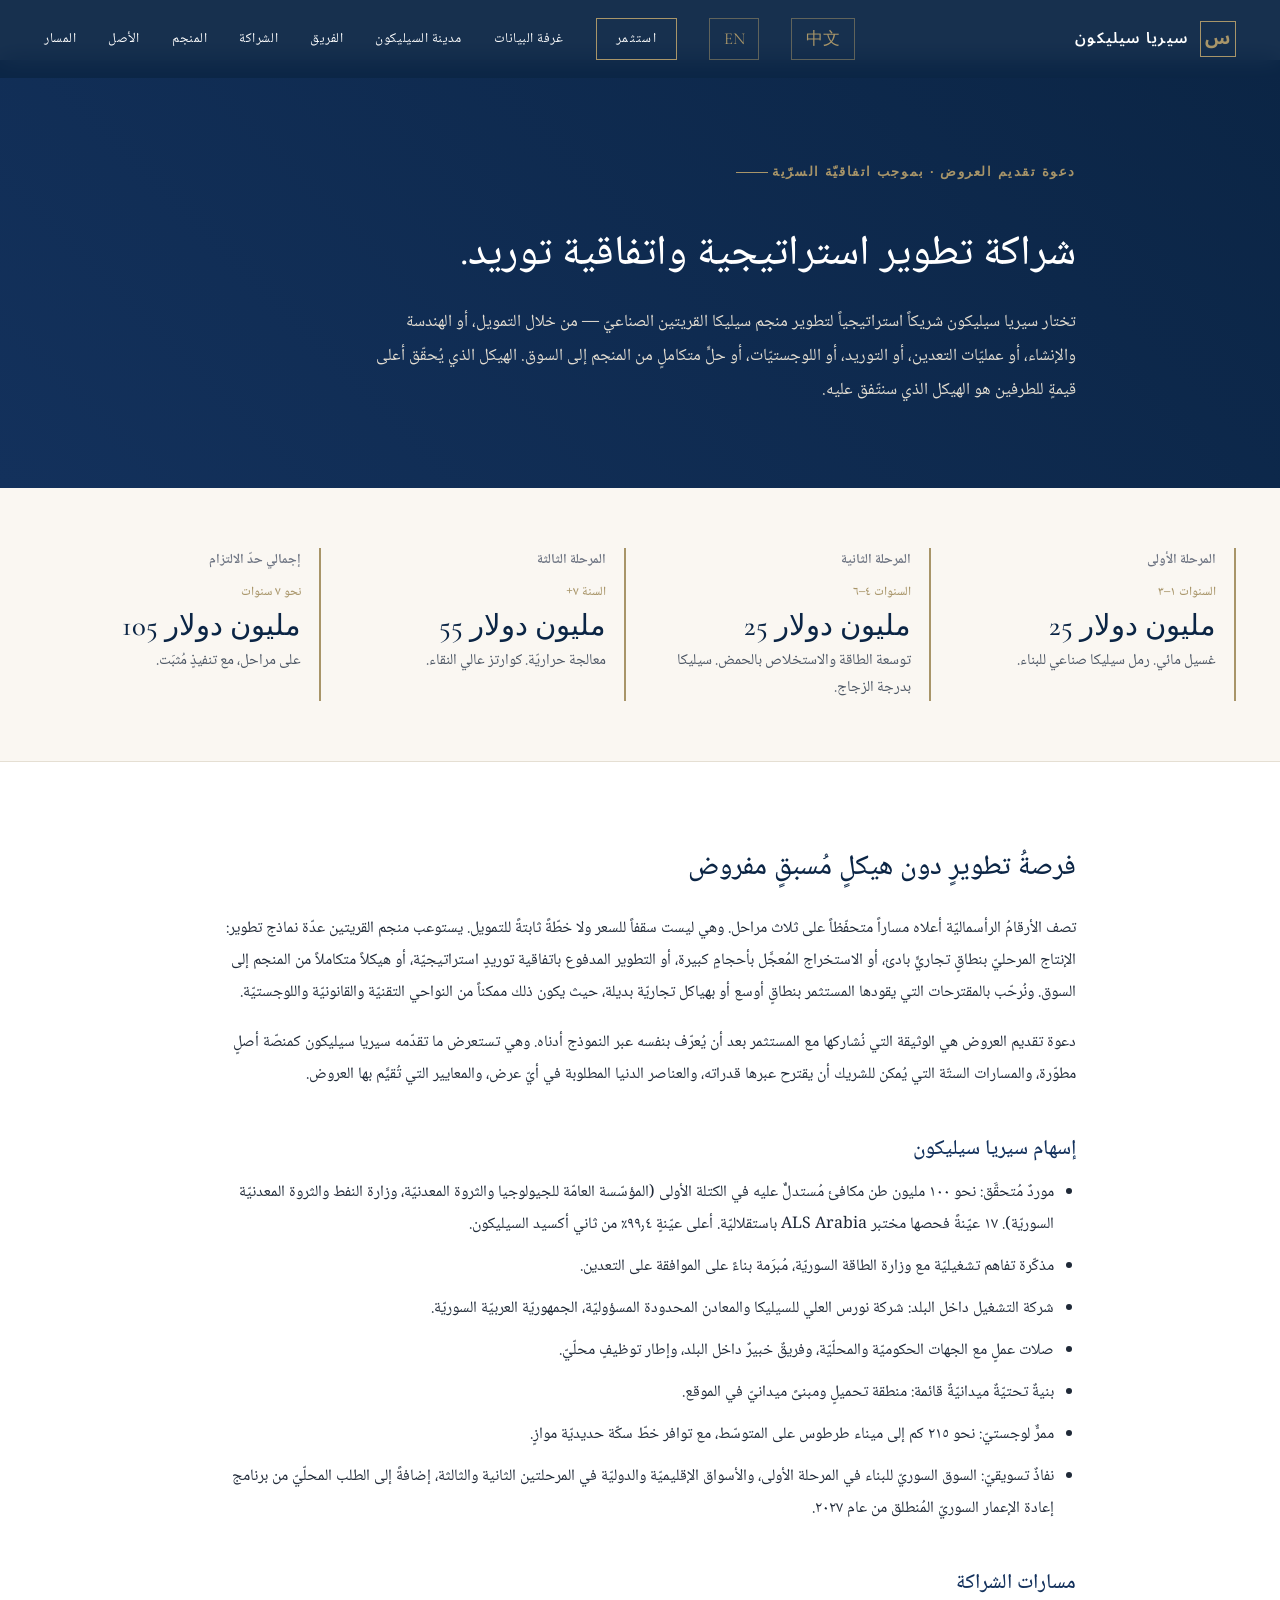
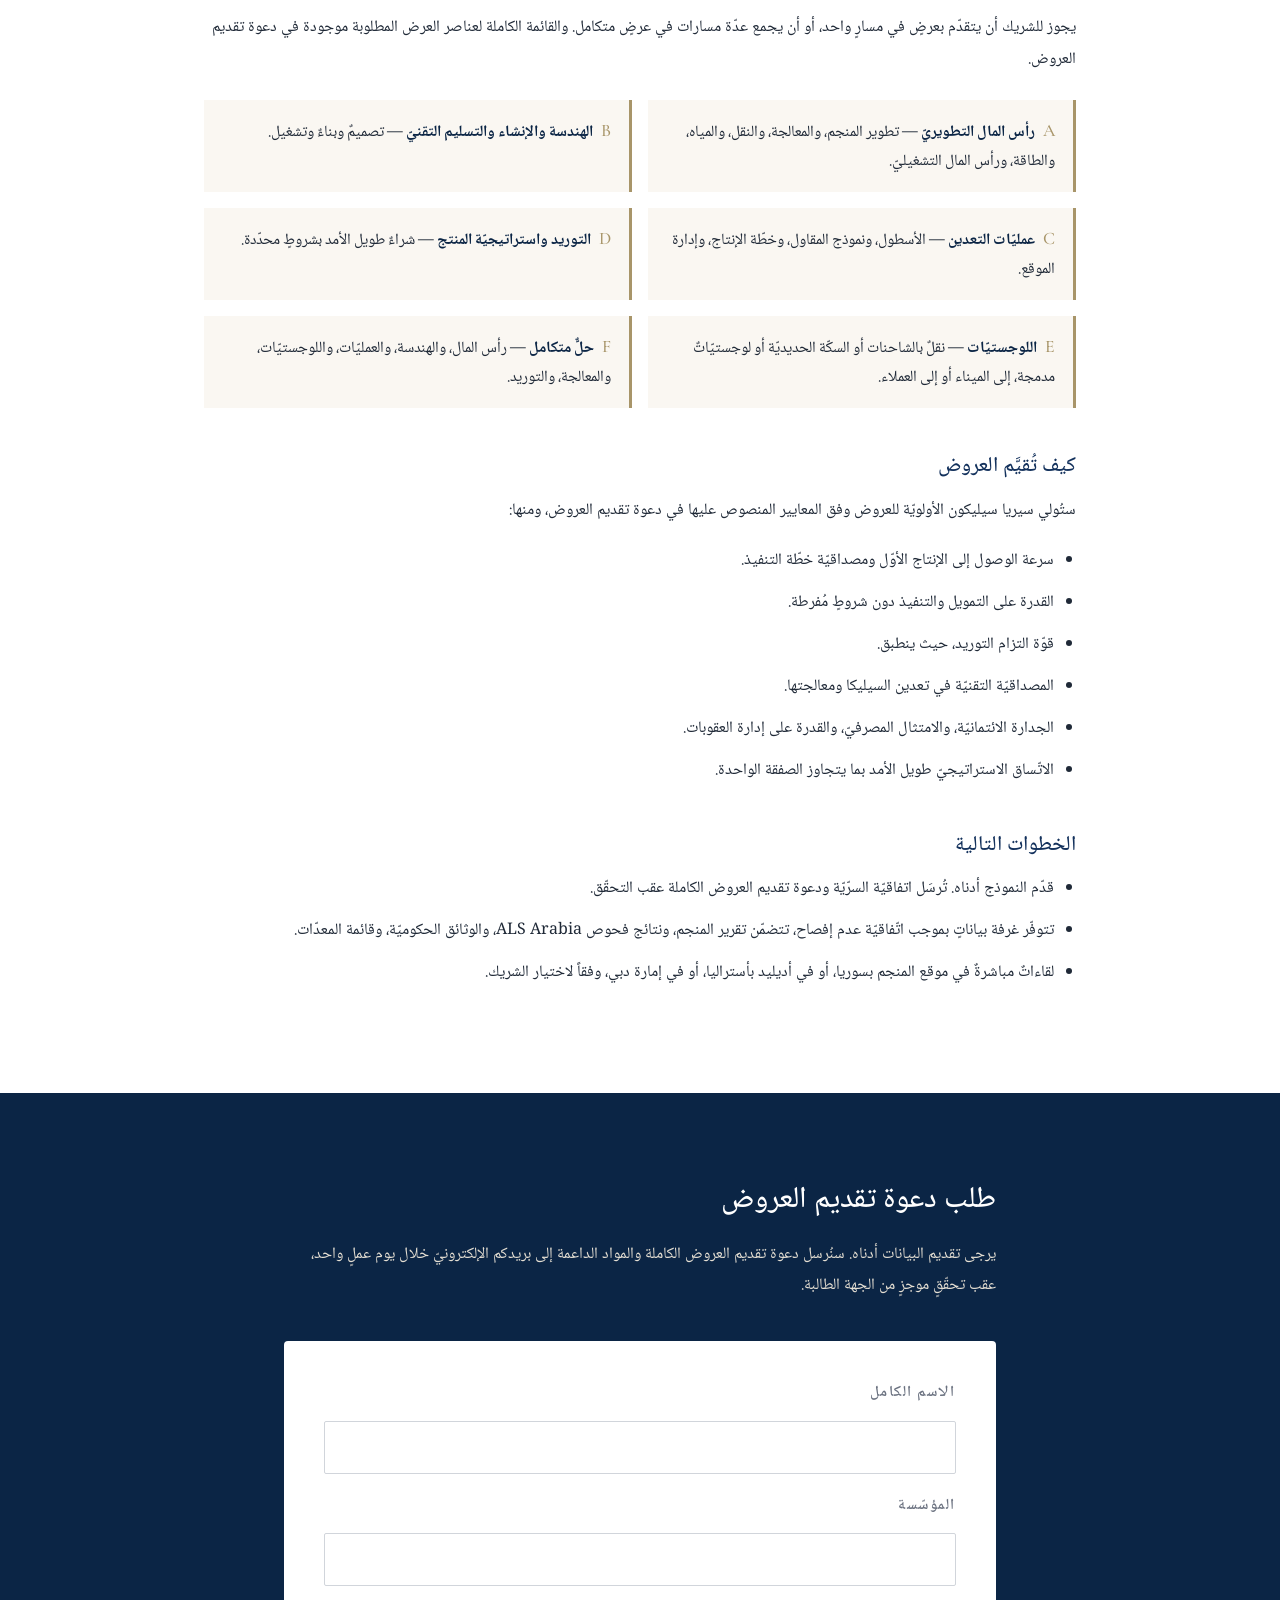
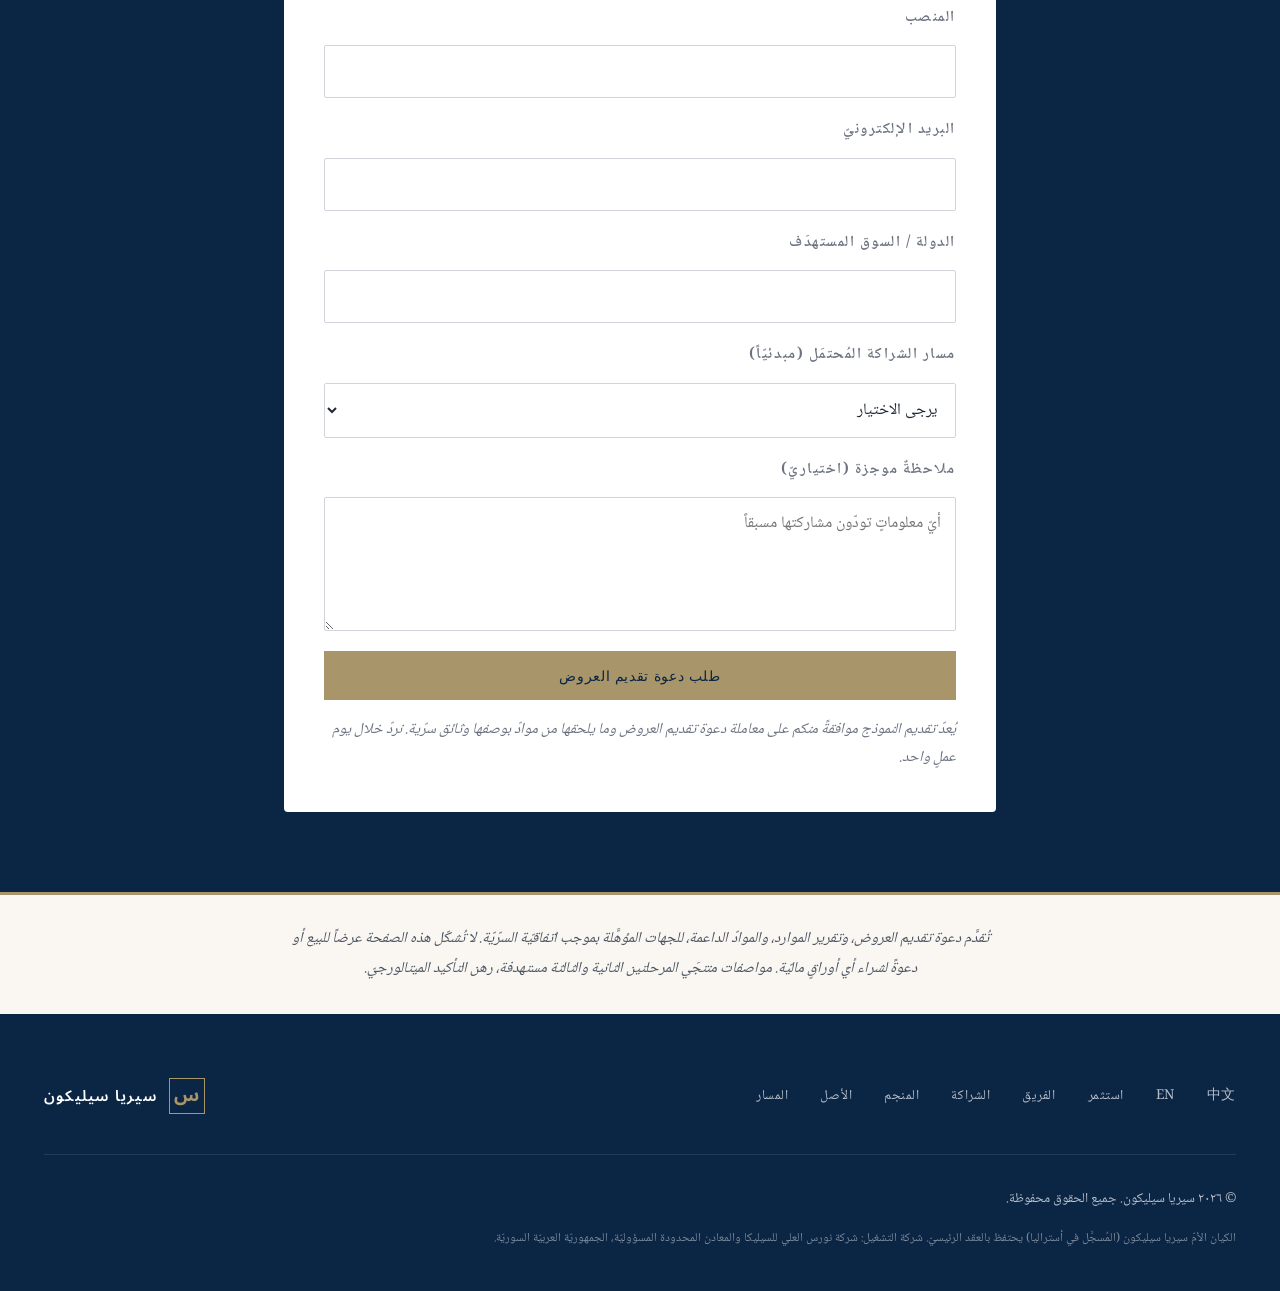
<file: ar/invest.html>
<!DOCTYPE html>
<html lang="ar" dir="rtl">
<head>
<meta charset="UTF-8">
<meta name="viewport" content="width=device-width, initial-scale=1.0">
<title>طلب دعوة تقديم العروض — سيريا سيليكون</title>
<meta name="description" content="اطلب دعوة تقديم العروض الكاملة لمشروع رمل السيليكا الصناعي في القريتين. مسار تطوير على ثلاث مراحل بقيمة 105 مليون دولار. هياكل شراكة استراتيجية بالتراضي.">
<meta name="robots" content="noindex,nofollow">
<meta property="og:title" content="دعوة تقديم العروض — سيريا سيليكون">
<meta property="og:type" content="website">
<meta property="og:url" content="https://syriasilicon.com/ar/invest">
<link rel="preconnect" href="https://fonts.googleapis.com">
<link rel="preconnect" href="https://fonts.gstatic.com" crossorigin>
<link href="https://fonts.googleapis.com/css2?family=Noto+Naskh+Arabic:wght@400;500;600;700&family=Noto+Sans+Arabic:wght@300;400;500;600;700&family=Cormorant+Garamond:wght@400;500;600&display=swap" rel="stylesheet">
<link rel="alternate" hreflang="en" href="https://syriasilicon.com/invest">
<link rel="alternate" hreflang="zh" href="https://syriasilicon.com/zh/invest">
<link rel="alternate" hreflang="ar" href="https://syriasilicon.com/ar/invest">
<link rel="stylesheet" href="../styles.css">
<link rel="stylesheet" href="styles-ar.css">
<style>
/* Kill any inherited drop-cap behaviour from styles.css for RTL */
html[dir="rtl"] p::first-letter,
html[dir="rtl"] p:first-letter,
body.rtl-body p::first-letter,
body.rtl-body p:first-letter,
[dir="rtl"] .invest-content p::first-letter,
[dir="rtl"] .invest-content p:first-letter,
[dir="rtl"] .invest-hero p::first-letter,
[dir="rtl"] .invest-hero p:first-letter {
  font-size: inherit !important;
  float: none !important;
  margin: 0 !important;
  padding: 0 !important;
  font-family: inherit !important;
  font-weight: inherit !important;
  line-height: inherit !important;
  color: inherit !important;
  background: none !important;
  text-shadow: none !important;
  border: 0 !important;
}

.invest-hero { background: linear-gradient(225deg, #0B2545 0%, #13315C 100%); color: #FFFFFF; padding: 100px 0 80px; margin-top: 60px; }
.invest-hero .container { max-width: 920px; }
.invest-hero h1 { font-family: 'Cormorant Garamond', 'Noto Naskh Arabic', Georgia, serif; font-size: clamp(1.875rem, 4vw, 2.625rem); font-weight: 500; line-height: 1.5; margin: 16px 0 24px; color: #FFFFFF; }
.invest-hero p.lede { font-size: 1.0625rem; line-height: 2; color: #E5DFD3; max-width: 720px; }
.invest-hero .eyebrow { color: #A89569; letter-spacing: 0.12em; font-size: 0.8125rem; font-weight: 600; }
.invest-summary { background: #FAF7F2; padding: 60px 0; border-bottom: 1px solid #E5DFD3; }
.invest-summary .summary-grid { display: grid; grid-template-columns: repeat(4, 1fr); gap: 28px; }
@media (max-width: 900px) { .invest-summary .summary-grid { grid-template-columns: 1fr 1fr; } }
@media (max-width: 540px) { .invest-summary .summary-grid { grid-template-columns: 1fr; } }
.invest-summary .summary-item { border-right: 2px solid #A89569; border-left: none; padding-right: 18px; padding-left: 0; }
.invest-summary .summary-label { font-size: 0.85rem; color: #6B7280; margin: 0 0 8px; font-weight: 600; }
.invest-summary .summary-years { font-size: 0.78rem; color: #A89569; margin: 0 0 6px; font-weight: 500; }
.invest-summary .summary-figure { font-family: 'Cormorant Garamond', Georgia, serif; font-size: 1.8rem; font-weight: 500; color: #0B2545; margin: 0 0 6px; line-height: 1.1; direction: ltr; text-align: right; }
.invest-summary .summary-detail { font-size: 0.95rem; color: #4B5563; margin: 0; line-height: 1.75; }
.invest-content { padding: 80px 0; background: #FFFFFF; }
.invest-content .container { max-width: 920px; }
.invest-content h2 { font-family: 'Cormorant Garamond', 'Noto Naskh Arabic', Georgia, serif; font-size: 1.75rem; font-weight: 500; color: #0B2545; margin: 0 0 24px; }
.invest-content h3 { font-family: 'Cormorant Garamond', 'Noto Naskh Arabic', Georgia, serif; font-size: 1.3125rem; color: #13315C; margin: 40px 0 12px; font-weight: 500; }
.invest-content p { line-height: 2; margin: 0 0 18px; color: #1F2937; }
.invest-content ul { padding-right: 22px; padding-left: 0; margin: 0 0 24px; }
.invest-content ul li { line-height: 2; margin-bottom: 10px; color: #1F2937; }
.invest-lanes { display: grid; grid-template-columns: 1fr 1fr; gap: 1rem; margin: 24px 0 32px; }
@media (max-width: 640px) { .invest-lanes { grid-template-columns: 1fr; } }
.invest-lane { padding: 16px 18px; background: #FAF7F2; border-right: 3px solid #A89569; border-left: none; }
.invest-lane-letter { font-family: 'Cormorant Garamond', Georgia, serif; font-size: 1.1rem; color: #A89569; font-weight: 500; margin-left: 8px; }
.invest-lane-text { font-size: 0.98rem; color: #1F2937; line-height: 1.85; }
.invest-lane-text strong { color: #0B2545; }
.invest-form-section { background: #0B2545; color: #FFFFFF; padding: 80px 0; }
.invest-form-section .container { max-width: 760px; }
.invest-form-section h2 { font-family: 'Cormorant Garamond', 'Noto Naskh Arabic', Georgia, serif; font-size: 1.875rem; font-weight: 500; color: #FFFFFF; margin: 0 0 16px; }
.invest-form-section .form-intro { color: #E5DFD3; margin: 0 0 40px; font-size: 1rem; line-height: 1.95; }
.invest-form { background: #FFFFFF; color: #1F2937; padding: 40px; border-radius: 4px; }
.invest-form .form-row { margin-bottom: 20px; }
.invest-form label { display: block; font-size: 0.95rem; color: #6B7280; margin-bottom: 8px; font-weight: 600; }
.invest-form input, .invest-form select, .invest-form textarea { width: 100%; padding: 12px 14px; font-size: 1rem; font-family: inherit; border: 1px solid #D1D5DB; border-radius: 2px; background: #FFFFFF; color: #1F2937; box-sizing: border-box; }
.invest-form input[type="email"], .invest-form input[type="tel"] { direction: ltr; text-align: right; }
.invest-form input:focus, .invest-form select:focus, .invest-form textarea:focus { outline: none; border-color: #13315C; }
.invest-form .form-note { font-size: 0.95rem; color: #6B7280; margin: 16px 0 0; line-height: 1.85; }
.confidentiality-band { background: #FAF7F2; border-top: 3px solid #A89569; padding: 30px 0; text-align: center; }
.confidentiality-band p { margin: 0 auto; font-size: 0.95rem; color: #4B5563; font-style: italic; max-width: 720px; line-height: 1.95; }
</style>
</head>
<body class="rtl-body invest-page">

<header class="nav" id="nav">
  <div class="nav-inner container">
    <a href="./" class="nav-brand">
      <span class="brand-mark">س</span>
      <span class="brand-name">سيريا سيليكون</span>
    </a>
    <nav class="nav-links">
      <a href="./#pathway">المسار</a>
      <a href="./#project">الأصل</a>
      <a href="./#resource">المنجم</a>
      <a href="./#partnership">الشراكة</a>
      <a href="./#team">الفريق</a>
      <a href="/silicon-city">مدينة السيليكون</a>
      <a href="/dataroom">غرفة البيانات</a>
      <a href="invest" class="nav-cta" aria-current="page">استثمر</a>
      <a href="/invest" class="nav-lang">EN</a>
      <a href="/zh/invest" class="nav-lang" lang="zh">中文</a>
    </nav>
  </div>
</header>

<section class="invest-hero">
  <div class="container">
    <p class="eyebrow">دعوة تقديم العروض · بموجب اتفاقيّة السرّية</p>
    <h1>شراكة تطوير استراتيجية واتفاقية توريد.</h1>
    <p class="lede">
      تختار سيريا سيليكون شريكاً استراتيجياً لتطوير منجم سيليكا القريتين الصناعيّ — من خلال التمويل، أو الهندسة والإنشاء، أو عمليّات التعدين، أو التوريد، أو اللوجستيّات، أو حلٍّ متكاملٍ من المنجم إلى السوق. الهيكل الذي يُحقّق أعلى قيمةٍ للطرفين هو الهيكل الذي سنتّفق عليه.
    </p>
  </div>
</section>

<section class="invest-summary">
  <div class="container">
    <div class="summary-grid">
      <div class="summary-item">
        <p class="summary-label">المرحلة الأولى</p>
        <p class="summary-years">السنوات ١–٣</p>
        <p class="summary-figure">25 مليون دولار</p>
        <p class="summary-detail">غسيل مائي. رمل سيليكا صناعي للبناء.</p>
      </div>
      <div class="summary-item">
        <p class="summary-label">المرحلة الثانية</p>
        <p class="summary-years">السنوات ٤–٦</p>
        <p class="summary-figure">25 مليون دولار</p>
        <p class="summary-detail">توسعة الطاقة والاستخلاص بالحمض. سيليكا بدرجة الزجاج.</p>
      </div>
      <div class="summary-item">
        <p class="summary-label">المرحلة الثالثة</p>
        <p class="summary-years">السنة ٧+</p>
        <p class="summary-figure">55 مليون دولار</p>
        <p class="summary-detail">معالجة حراريّة. كوارتز عالي النقاء.</p>
      </div>
      <div class="summary-item">
        <p class="summary-label">إجمالي حدّ الالتزام</p>
        <p class="summary-years">نحو ٧ سنوات</p>
        <p class="summary-figure">105 مليون دولار</p>
        <p class="summary-detail">على مراحل، مع تنفيذٍ مُثبَت.</p>
      </div>
    </div>
  </div>
</section>

<section class="invest-content">
  <div class="container">

    <h2>فرصةُ تطويرٍ دون هيكلٍ مُسبقٍ مفروض</h2>
    <p>
      تصف الأرقامُ الرأسماليّة أعلاه مساراً متحفّظاً على ثلاث مراحل. وهي ليست سقفاً للسعر ولا خطّةً ثابتةً للتمويل. يستوعب منجم القريتين عدّة نماذج تطوير: الإنتاج المرحليّ بنطاقٍ تجاريٍّ بادئ، أو الاستخراج المُعجَّل بأحجامٍ كبيرة، أو التطوير المدفوع باتفاقية توريدٍ استراتيجيّة، أو هيكلاً متكاملاً من المنجم إلى السوق. ونُرحّب بالمقترحات التي يقودها المستثمر بنطاقٍ أوسع أو بهياكل تجاريّة بديلة، حيث يكون ذلك ممكناً من النواحي التقنيّة والقانونيّة واللوجستيّة.
    </p>
    <p>
      دعوة تقديم العروض هي الوثيقة التي نُشاركها مع المستثمر بعد أن يُعرّف بنفسه عبر النموذج أدناه. وهي تستعرض ما تقدّمه سيريا سيليكون كمنصّة أصلٍ مطوّرة، والمسارات الستّة التي يُمكن للشريك أن يقترح عبرها قدراته، والعناصر الدنيا المطلوبة في أيّ عرض، والمعايير التي تُقيَّم بها العروض.
    </p>

    <h3>إسهام سيريا سيليكون</h3>
    <ul>
      <li>موردٌ مُتحقَّق: نحو ١٠٠ مليون طن مكافئ مُستدلٌّ عليه في الكتلة الأولى (المؤسّسة العامّة للجيولوجيا والثروة المعدنيّة، وزارة النفط والثروة المعدنيّة السوريّة). ١٧ عيّنةً فحصها مختبر ALS Arabia باستقلاليّة. أعلى عيّنةٍ ٩٩٫٤٪ من ثاني أكسيد السيليكون.</li>
      <li>مذكّرة تفاهم تشغيليّة مع وزارة الطاقة السوريّة، مُبرَمة بناءً على الموافقة على التعدين.</li>
      <li>شركة التشغيل داخل البلد: شركة نورس العلي للسيليكا والمعادن المحدودة المسؤوليّة، الجمهوريّة العربيّة السوريّة.</li>
      <li>صلات عملٍ مع الجهات الحكوميّة والمحلّيّة، وفريقٌ خبيرٌ داخل البلد، وإطار توظيفٍ محلّيّ.</li>
      <li>بنيةٌ تحتيّةٌ ميدانيّةٌ قائمة: منطقة تحميلٍ ومبنىً ميدانيّ في الموقع.</li>
      <li>ممرٌّ لوجستيّ: نحو ٢١٥ كم إلى ميناء طرطوس على المتوسّط، مع توافر خطّ سكّة حديديّة موازٍ.</li>
      <li>نفاذٌ تسويقيّ: السوق السوريّ للبناء في المرحلة الأولى، والأسواق الإقليميّة والدوليّة في المرحلتين الثانية والثالثة، إضافةً إلى الطلب المحلّيّ من برنامج إعادة الإعمار السوريّ المُنطلق من عام ٢٠٢٧.</li>
    </ul>

    <h3>مسارات الشراكة</h3>
    <p>يجوز للشريك أن يتقدّم بعرضٍ في مسارٍ واحد، أو أن يجمع عدّة مسارات في عرضٍ متكامل. والقائمة الكاملة لعناصر العرض المطلوبة موجودة في دعوة تقديم العروض.</p>
    <div class="invest-lanes">
      <div class="invest-lane"><span class="invest-lane-letter">A</span><span class="invest-lane-text"><strong>رأس المال التطويريّ</strong> — تطوير المنجم، والمعالجة، والنقل، والمياه، والطاقة، ورأس المال التشغيليّ.</span></div>
      <div class="invest-lane"><span class="invest-lane-letter">B</span><span class="invest-lane-text"><strong>الهندسة والإنشاء والتسليم التقنيّ</strong> — تصميمٌ وبناءٌ وتشغيل.</span></div>
      <div class="invest-lane"><span class="invest-lane-letter">C</span><span class="invest-lane-text"><strong>عمليّات التعدين</strong> — الأسطول، ونموذج المقاول، وخطّة الإنتاج، وإدارة الموقع.</span></div>
      <div class="invest-lane"><span class="invest-lane-letter">D</span><span class="invest-lane-text"><strong>التوريد واستراتيجيّة المنتج</strong> — شراءٌ طويل الأمد بشروطٍ محدّدة.</span></div>
      <div class="invest-lane"><span class="invest-lane-letter">E</span><span class="invest-lane-text"><strong>اللوجستيّات</strong> — نقلٌ بالشاحنات أو السكّة الحديديّة أو لوجستيّاتٌ مدمجة، إلى الميناء أو إلى العملاء.</span></div>
      <div class="invest-lane"><span class="invest-lane-letter">F</span><span class="invest-lane-text"><strong>حلٌّ متكامل</strong> — رأس المال، والهندسة، والعمليّات، واللوجستيّات، والمعالجة، والتوريد.</span></div>
    </div>

    <h3>كيف تُقيَّم العروض</h3>
    <p>ستُولي سيريا سيليكون الأولويّة للعروض وفق المعايير المنصوص عليها في دعوة تقديم العروض، ومنها:</p>
    <ul>
      <li>سرعة الوصول إلى الإنتاج الأوّل ومصداقيّة خطّة التنفيذ.</li>
      <li>القدرة على التمويل والتنفيذ دون شروطٍ مُفرطة.</li>
      <li>قوّة التزام التوريد، حيث ينطبق.</li>
      <li>المصداقيّة التقنيّة في تعدين السيليكا ومعالجتها.</li>
      <li>الجدارة الائتمانيّة، والامتثال المصرفيّ، والقدرة على إدارة العقوبات.</li>
      <li>الاتّساق الاستراتيجيّ طويل الأمد بما يتجاوز الصفقة الواحدة.</li>
    </ul>

    <h3>الخطوات التالية</h3>
    <ul>
      <li>قدّم النموذج أدناه. تُرسَل اتفاقيّة السرّيّة ودعوة تقديم العروض الكاملة عقب التحقّق.</li>
      <li>تتوفّر غرفة بياناتٍ بموجب اتّفاقيّة عدم إفصاح، تتضمّن تقرير المنجم، ونتائج فحوص ALS Arabia، والوثائق الحكوميّة، وقائمة المعدّات.</li>
      <li>لقاءاتٌ مباشرةٌ في موقع المنجم بسوريا، أو في أديليد بأستراليا، أو في إمارة دبي، وفقاً لاختيار الشريك.</li>
    </ul>

  </div>
</section>

<section class="invest-form-section" id="request">
  <div class="container">
    <h2>طلب دعوة تقديم العروض</h2>
    <p class="form-intro">
      يرجى تقديم البيانات أدناه. سنُرسل دعوة تقديم العروض الكاملة والمواد الداعمة إلى بريدكم الإلكترونيّ خلال يوم عملٍ واحد، عقب تحقّقٍ موجزٍ من الجهة الطالبة.
    </p>

    <form class="invest-form" id="investForm">
      <div class="form-row">
        <label for="iname">الاسم الكامل</label>
        <input type="text" id="iname" name="name" required autocomplete="name">
      </div>
      <div class="form-row">
        <label for="iorg">المؤسّسة</label>
        <input type="text" id="iorg" name="organisation" required autocomplete="organization">
      </div>
      <div class="form-row">
        <label for="irole">المنصب</label>
        <input type="text" id="irole" name="role" autocomplete="organization-title">
      </div>
      <div class="form-row">
        <label for="iemail">البريد الإلكترونيّ</label>
        <input type="email" id="iemail" name="email" required autocomplete="email">
      </div>
      <div class="form-row">
        <label for="icountry">الدولة / السوق المستهدَف</label>
        <input type="text" id="icountry" name="country" autocomplete="country-name">
      </div>
      <div class="form-row">
        <label for="iinterest">مسار الشراكة المُحتمَل (مبدئيّاً)</label>
        <select id="iinterest" name="interest_type">
          <option value="">يرجى الاختيار</option>
          <option>A — رأس المال التطويريّ</option>
          <option>B — الهندسة والإنشاء والتسليم التقنيّ</option>
          <option>C — عمليّات التعدين</option>
          <option>D — التوريد واستراتيجيّة المنتج</option>
          <option>E — اللوجستيّات</option>
          <option>F — حلٌّ متكامل</option>
          <option>عدّة مسارات / لم يُحدَّد بعد</option>
        </select>
      </div>
      <div class="form-row">
        <label for="imsg">ملاحظةٌ موجزة (اختياريّ)</label>
        <textarea id="imsg" name="message" rows="4" placeholder="أيّ معلوماتٍ تودّون مشاركتها مسبقاً"></textarea>
      </div>
      <button type="submit" class="btn btn-primary btn-block" id="iSubmitBtn">طلب دعوة تقديم العروض</button>
      <p class="form-note" id="iFormNote">يُعدّ تقديم النموذج موافقةً منكم على معاملة دعوة تقديم العروض وما يلحقها من موادّ بوصفها وثائق سرّية. نردّ خلال يوم عملٍ واحد.</p>
    </form>
  </div>
</section>

<section class="confidentiality-band">
  <div class="container">
    <p>
      تُقدَّم دعوة تقديم العروض، وتقرير الموارد، والموادّ الداعمة، للجهات المؤهَّلة بموجب اتفاقيّة السرّيّة. لا تُشكّل هذه الصفحة عرضاً للبيع أو دعوةً لشراء أيّ أوراقٍ ماليّة. مواصفات منتجَي المرحلتين الثانية والثالثة مستهدفة، رهن التأكيد الميتالورجيّ.
    </p>
  </div>
</section>

<footer class="footer">
  <div class="container">
    <div class="footer-top">
      <div class="footer-brand">
        <span class="brand-mark">س</span>
        <span class="brand-name">سيريا سيليكون</span>
      </div>
      <nav class="footer-nav">
        <a href="./#pathway">المسار</a>
        <a href="./#project">الأصل</a>
        <a href="./#resource">المنجم</a>
        <a href="./#partnership">الشراكة</a>
        <a href="./#team">الفريق</a>
        <a href="invest">استثمر</a>
        <a href="/invest">EN</a>
        <a href="/zh/invest" lang="zh">中文</a>
      </nav>
    </div>
    <div class="footer-bottom">
      <p class="footer-copy">© ٢٠٢٦ سيريا سيليكون. جميع الحقوق محفوظة.</p>
      <p class="footer-legal">الكيان الأمّ سيريا سيليكون (المُسجَّل في أستراليا) يحتفظ بالعقد الرئيسيّ. شركة التشغيل: شركة نورس العلي للسيليكا والمعادن المحدودة المسؤوليّة، الجمهوريّة العربيّة السوريّة.</p>
    </div>
  </div>
</footer>

<script src="../script.js"></script>
<script src="../invest.js"></script>
</body>
</html>
</file>
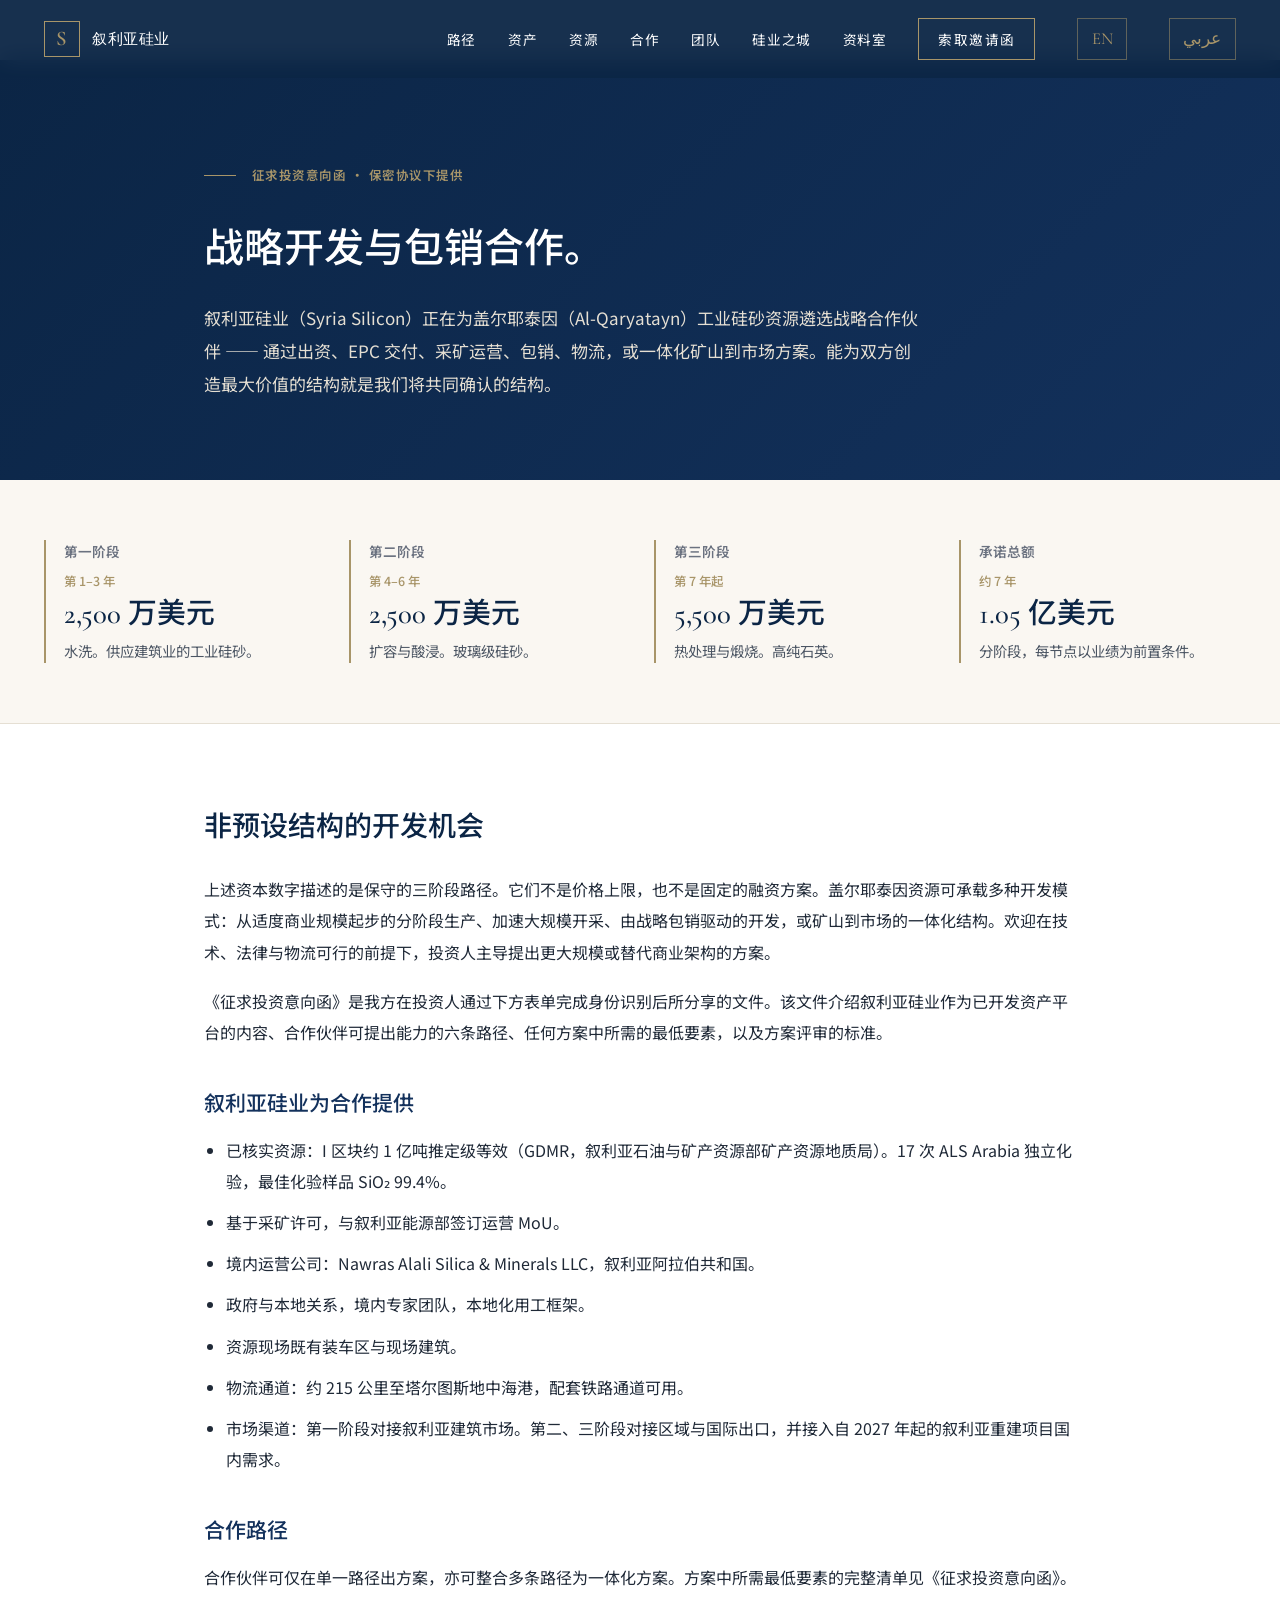
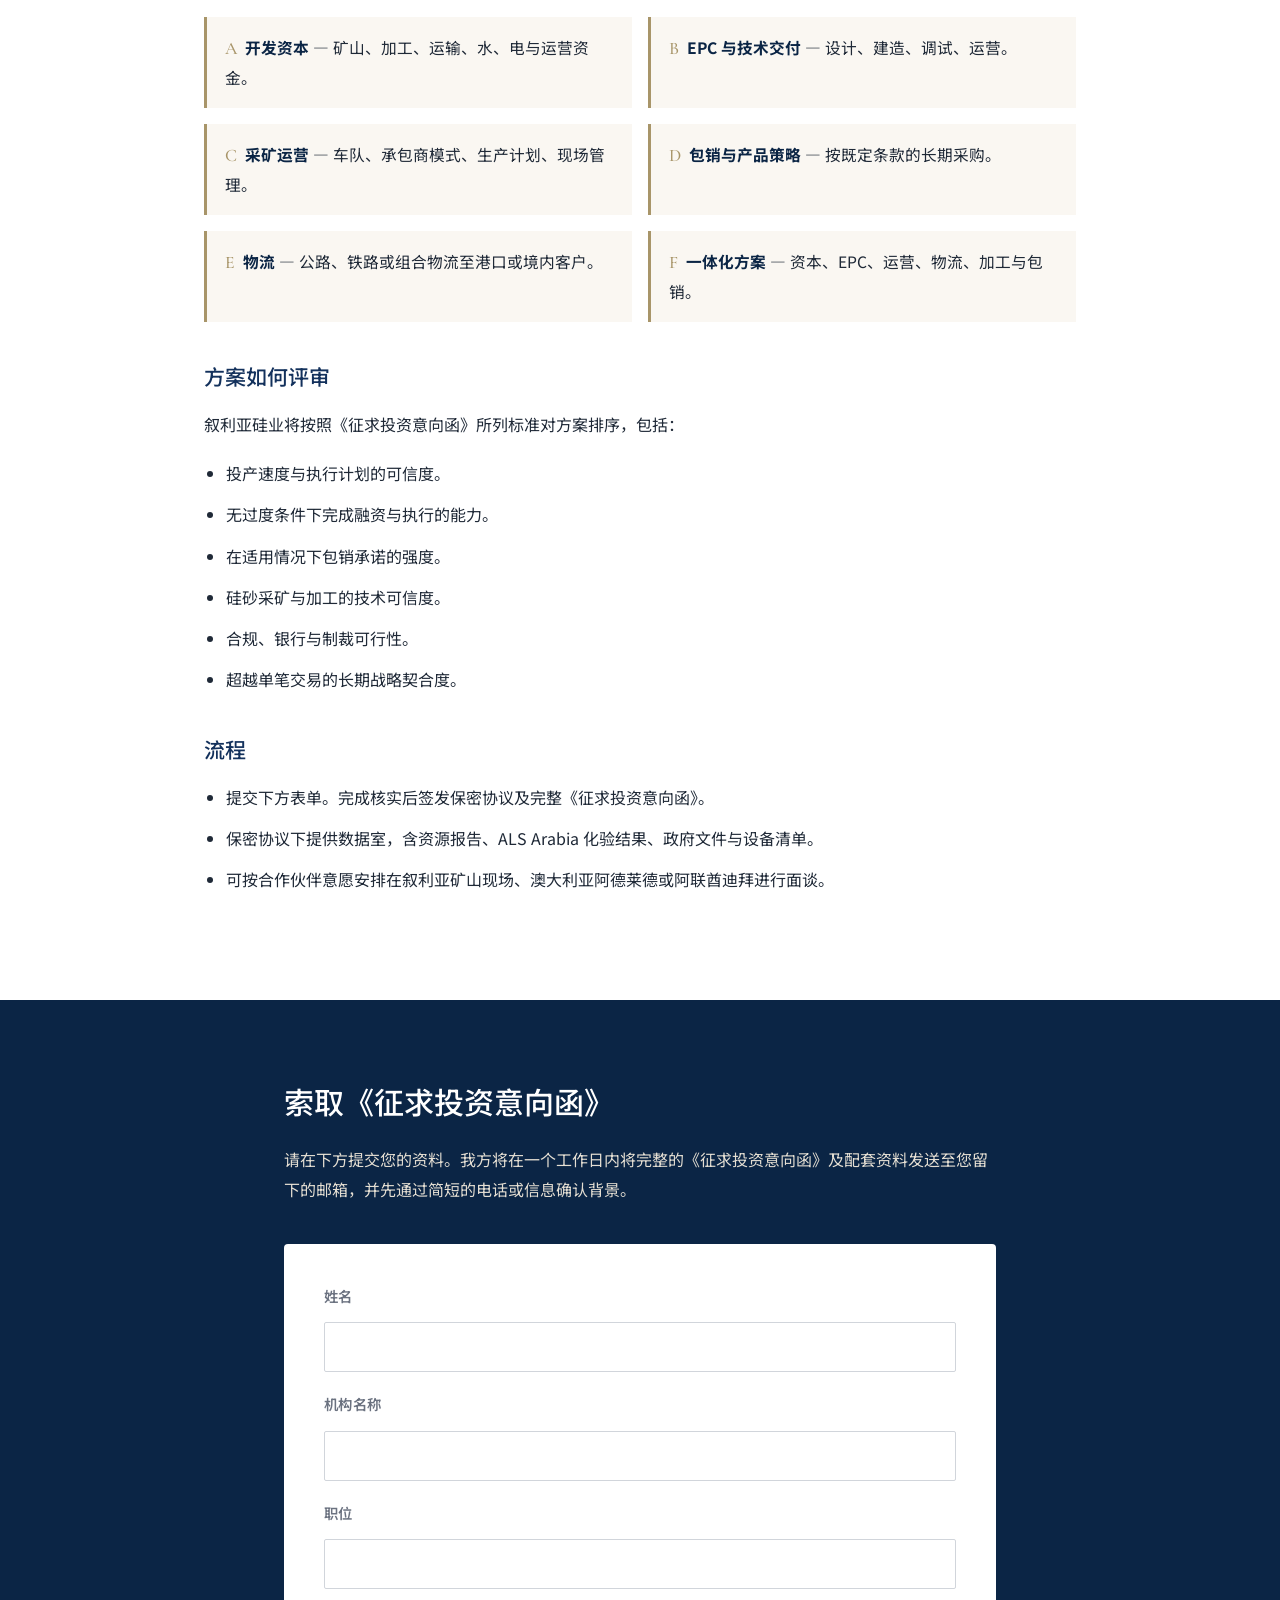
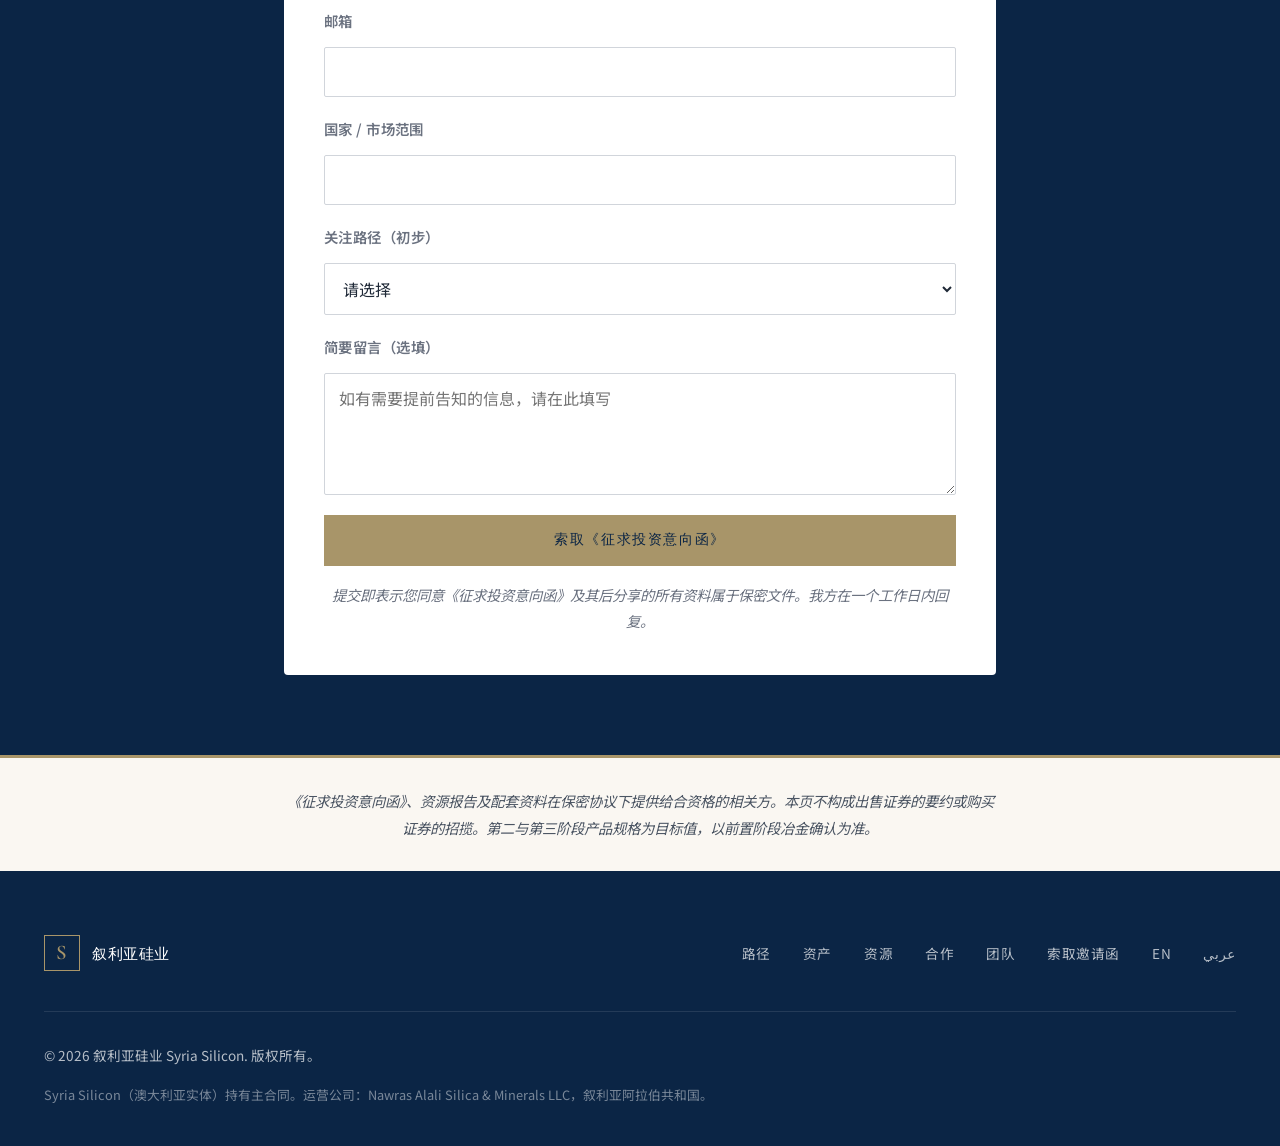
<file: zh/invest.html>
<!DOCTYPE html>
<html lang="zh-Hans">
<head>
<meta charset="UTF-8">
<meta name="viewport" content="width=device-width, initial-scale=1.0">
<title>索取《征求投资意向函》— 叙利亚硅业</title>
<meta name="description" content="索取叙利亚硅业盖尔耶泰因工业硅砂项目的《征求投资意向函》。三阶段共 1.05 亿美元开发路径，战略合作架构由双方协商一致。">
<meta name="robots" content="noindex,nofollow">
<meta property="og:title" content="征求投资意向函 — 叙利亚硅业">
<meta property="og:type" content="website">
<meta property="og:url" content="https://syriasilicon.com/zh/invest">
<link rel="preconnect" href="https://fonts.googleapis.com">
<link rel="preconnect" href="https://fonts.gstatic.com" crossorigin>
<link href="https://fonts.googleapis.com/css2?family=Cormorant+Garamond:wght@400;500;600&family=Noto+Sans+SC:wght@300;400;500;600;700&display=swap" rel="stylesheet">
<link rel="alternate" hreflang="ar" href="https://syriasilicon.com/ar/invest">
<link rel="alternate" hreflang="en" href="https://syriasilicon.com/invest">
<link rel="alternate" hreflang="zh" href="https://syriasilicon.com/zh/invest">
<link rel="stylesheet" href="../styles.css">
<link rel="stylesheet" href="styles-zh.css">
<style>
.invest-hero { background: linear-gradient(135deg, #0B2545 0%, #13315C 100%); color: #FFFFFF; padding: 100px 0 80px; margin-top: 60px; }
.invest-hero .container { max-width: 920px; }
.invest-hero h1 { font-family: 'Cormorant Garamond', 'Noto Sans SC', Georgia, serif; font-size: clamp(1.75rem, 4vw, 2.5rem); font-weight: 500; line-height: 1.4; margin: 16px 0 24px; color: #FFFFFF; }
.invest-hero p.lede { font-size: 1.0625rem; line-height: 1.95; color: #E5DFD3; max-width: 720px; }
.invest-hero .eyebrow { color: #A89569; text-transform: uppercase; letter-spacing: 0.12em; font-size: 0.78rem; font-weight: 600; }
.invest-summary { background: #FAF7F2; padding: 60px 0; border-bottom: 1px solid #E5DFD3; }
.invest-summary .summary-grid { display: grid; grid-template-columns: repeat(4, 1fr); gap: 28px; }
@media (max-width: 900px) { .invest-summary .summary-grid { grid-template-columns: 1fr 1fr; } }
@media (max-width: 540px) { .invest-summary .summary-grid { grid-template-columns: 1fr; } }
.invest-summary .summary-item { border-left: 2px solid #A89569; padding-left: 18px; }
.invest-summary .summary-label { font-size: 0.85rem; color: #6B7280; margin: 0 0 8px; font-weight: 600; }
.invest-summary .summary-years { font-size: 0.78rem; color: #A89569; margin: 0 0 6px; font-weight: 500; }
.invest-summary .summary-figure { font-family: 'Cormorant Garamond', 'Noto Sans SC', Georgia, serif; font-size: 1.8rem; font-weight: 500; color: #0B2545; margin: 0 0 6px; line-height: 1.2; }
.invest-summary .summary-detail { font-size: 0.9rem; color: #4B5563; margin: 0; line-height: 1.75; }
.invest-content { padding: 80px 0; background: #FFFFFF; }
.invest-content .container { max-width: 920px; }
.invest-content h2 { font-family: 'Cormorant Garamond', 'Noto Sans SC', Georgia, serif; font-size: 1.75rem; font-weight: 500; color: #0B2545; margin: 0 0 24px; }
.invest-content h3 { font-family: 'Cormorant Garamond', 'Noto Sans SC', Georgia, serif; font-size: 1.3125rem; color: #13315C; margin: 40px 0 12px; font-weight: 500; }
.invest-content p { line-height: 1.95; margin: 0 0 18px; color: #1F2937; }
.invest-content ul { padding-left: 22px; margin: 0 0 24px; }
.invest-content ul li { line-height: 1.95; margin-bottom: 10px; color: #1F2937; }
.invest-lanes { display: grid; grid-template-columns: 1fr 1fr; gap: 1rem; margin: 24px 0 32px; }
@media (max-width: 640px) { .invest-lanes { grid-template-columns: 1fr; } }
.invest-lane { padding: 16px 18px; background: #FAF7F2; border-left: 3px solid #A89569; }
.invest-lane-letter { font-family: 'Cormorant Garamond', Georgia, serif; font-size: 1.1rem; color: #A89569; font-weight: 500; margin-right: 8px; }
.invest-lane-text { font-size: 0.98rem; color: #1F2937; line-height: 1.85; }
.invest-lane-text strong { color: #0B2545; }
.invest-form-section { background: #0B2545; color: #FFFFFF; padding: 80px 0; }
.invest-form-section .container { max-width: 760px; }
.invest-form-section h2 { font-family: 'Cormorant Garamond', 'Noto Sans SC', Georgia, serif; font-size: 1.875rem; font-weight: 500; color: #FFFFFF; margin: 0 0 16px; }
.invest-form-section .form-intro { color: #E5DFD3; margin: 0 0 40px; font-size: 1rem; line-height: 1.85; }
.invest-form { background: #FFFFFF; color: #1F2937; padding: 40px; border-radius: 4px; }
.invest-form .form-row { margin-bottom: 20px; }
.invest-form label { display: block; font-size: 0.9rem; color: #6B7280; margin-bottom: 8px; font-weight: 600; }
.invest-form input, .invest-form select, .invest-form textarea { width: 100%; padding: 12px 14px; font-size: 1rem; font-family: inherit; border: 1px solid #D1D5DB; border-radius: 2px; background: #FFFFFF; color: #1F2937; box-sizing: border-box; }
.invest-form input:focus, .invest-form select:focus, .invest-form textarea:focus { outline: none; border-color: #13315C; }
.invest-form .form-note { font-size: 0.9rem; color: #6B7280; margin: 16px 0 0; line-height: 1.85; }
.confidentiality-band { background: #FAF7F2; border-top: 3px solid #A89569; padding: 30px 0; text-align: center; }
.confidentiality-band p { margin: 0 auto; font-size: 0.9rem; color: #4B5563; font-style: italic; max-width: 720px; line-height: 1.85; }
</style>
</head>
<body class="invest-page" lang="zh-Hans">

<header class="nav" id="nav">
  <div class="nav-inner container">
    <a href="./" class="nav-brand">
      <span class="brand-mark">S</span>
      <span class="brand-name">叙利亚硅业</span>
    </a>
    <nav class="nav-links">
      <a href="./#pathway">路径</a>
      <a href="./#project">资产</a>
      <a href="./#resource">资源</a>
      <a href="./#partnership">合作</a>
      <a href="./#team">团队</a>
      <a href="/silicon-city">硅业之城</a>
      <a href="/dataroom">资料室</a>
      <a href="invest" class="nav-cta" aria-current="page">索取邀请函</a>
      <a href="/invest" class="nav-lang">EN</a>
      <a href="/ar/invest" class="nav-lang" lang="ar">عربي</a>
    </nav>
  </div>
</header>

<section class="invest-hero">
  <div class="container">
    <p class="eyebrow">征求投资意向函 · 保密协议下提供</p>
    <h1>战略开发与包销合作。</h1>
    <p class="lede">
      叙利亚硅业（Syria Silicon）正在为盖尔耶泰因（Al-Qaryatayn）工业硅砂资源遴选战略合作伙伴 —— 通过出资、EPC 交付、采矿运营、包销、物流，或一体化矿山到市场方案。能为双方创造最大价值的结构就是我们将共同确认的结构。
    </p>
  </div>
</section>

<section class="invest-summary">
  <div class="container">
    <div class="summary-grid">
      <div class="summary-item">
        <p class="summary-label">第一阶段</p>
        <p class="summary-years">第 1–3 年</p>
        <p class="summary-figure">2,500 万美元</p>
        <p class="summary-detail">水洗。供应建筑业的工业硅砂。</p>
      </div>
      <div class="summary-item">
        <p class="summary-label">第二阶段</p>
        <p class="summary-years">第 4–6 年</p>
        <p class="summary-figure">2,500 万美元</p>
        <p class="summary-detail">扩容与酸浸。玻璃级硅砂。</p>
      </div>
      <div class="summary-item">
        <p class="summary-label">第三阶段</p>
        <p class="summary-years">第 7 年起</p>
        <p class="summary-figure">5,500 万美元</p>
        <p class="summary-detail">热处理与煅烧。高纯石英。</p>
      </div>
      <div class="summary-item">
        <p class="summary-label">承诺总额</p>
        <p class="summary-years">约 7 年</p>
        <p class="summary-figure">1.05 亿美元</p>
        <p class="summary-detail">分阶段，每节点以业绩为前置条件。</p>
      </div>
    </div>
  </div>
</section>

<section class="invest-content">
  <div class="container">

    <h2>非预设结构的开发机会</h2>
    <p>
      上述资本数字描述的是保守的三阶段路径。它们不是价格上限，也不是固定的融资方案。盖尔耶泰因资源可承载多种开发模式：从适度商业规模起步的分阶段生产、加速大规模开采、由战略包销驱动的开发，或矿山到市场的一体化结构。欢迎在技术、法律与物流可行的前提下，投资人主导提出更大规模或替代商业架构的方案。
    </p>
    <p>
      《征求投资意向函》是我方在投资人通过下方表单完成身份识别后所分享的文件。该文件介绍叙利亚硅业作为已开发资产平台的内容、合作伙伴可提出能力的六条路径、任何方案中所需的最低要素，以及方案评审的标准。
    </p>

    <h3>叙利亚硅业为合作提供</h3>
    <ul>
      <li>已核实资源：I 区块约 1 亿吨推定级等效（GDMR，叙利亚石油与矿产资源部矿产资源地质局）。17 次 ALS Arabia 独立化验，最佳化验样品 SiO₂ 99.4%。</li>
      <li>基于采矿许可，与叙利亚能源部签订运营 MoU。</li>
      <li>境内运营公司：Nawras Alali Silica &amp; Minerals LLC，叙利亚阿拉伯共和国。</li>
      <li>政府与本地关系，境内专家团队，本地化用工框架。</li>
      <li>资源现场既有装车区与现场建筑。</li>
      <li>物流通道：约 215 公里至塔尔图斯地中海港，配套铁路通道可用。</li>
      <li>市场渠道：第一阶段对接叙利亚建筑市场。第二、三阶段对接区域与国际出口，并接入自 2027 年起的叙利亚重建项目国内需求。</li>
    </ul>

    <h3>合作路径</h3>
    <p>合作伙伴可仅在单一路径出方案，亦可整合多条路径为一体化方案。方案中所需最低要素的完整清单见《征求投资意向函》。</p>
    <div class="invest-lanes">
      <div class="invest-lane"><span class="invest-lane-letter">A</span><span class="invest-lane-text"><strong>开发资本</strong> — 矿山、加工、运输、水、电与运营资金。</span></div>
      <div class="invest-lane"><span class="invest-lane-letter">B</span><span class="invest-lane-text"><strong>EPC 与技术交付</strong> — 设计、建造、调试、运营。</span></div>
      <div class="invest-lane"><span class="invest-lane-letter">C</span><span class="invest-lane-text"><strong>采矿运营</strong> — 车队、承包商模式、生产计划、现场管理。</span></div>
      <div class="invest-lane"><span class="invest-lane-letter">D</span><span class="invest-lane-text"><strong>包销与产品策略</strong> — 按既定条款的长期采购。</span></div>
      <div class="invest-lane"><span class="invest-lane-letter">E</span><span class="invest-lane-text"><strong>物流</strong> — 公路、铁路或组合物流至港口或境内客户。</span></div>
      <div class="invest-lane"><span class="invest-lane-letter">F</span><span class="invest-lane-text"><strong>一体化方案</strong> — 资本、EPC、运营、物流、加工与包销。</span></div>
    </div>

    <h3>方案如何评审</h3>
    <p>叙利亚硅业将按照《征求投资意向函》所列标准对方案排序，包括：</p>
    <ul>
      <li>投产速度与执行计划的可信度。</li>
      <li>无过度条件下完成融资与执行的能力。</li>
      <li>在适用情况下包销承诺的强度。</li>
      <li>硅砂采矿与加工的技术可信度。</li>
      <li>合规、银行与制裁可行性。</li>
      <li>超越单笔交易的长期战略契合度。</li>
    </ul>

    <h3>流程</h3>
    <ul>
      <li>提交下方表单。完成核实后签发保密协议及完整《征求投资意向函》。</li>
      <li>保密协议下提供数据室，含资源报告、ALS Arabia 化验结果、政府文件与设备清单。</li>
      <li>可按合作伙伴意愿安排在叙利亚矿山现场、澳大利亚阿德莱德或阿联酋迪拜进行面谈。</li>
    </ul>

  </div>
</section>

<section class="invest-form-section" id="request">
  <div class="container">
    <h2>索取《征求投资意向函》</h2>
    <p class="form-intro">
      请在下方提交您的资料。我方将在一个工作日内将完整的《征求投资意向函》及配套资料发送至您留下的邮箱，并先通过简短的电话或信息确认背景。
    </p>

    <form class="invest-form" id="investForm">
      <div class="form-row">
        <label for="iname">姓名</label>
        <input type="text" id="iname" name="name" required autocomplete="name">
      </div>
      <div class="form-row">
        <label for="iorg">机构名称</label>
        <input type="text" id="iorg" name="organisation" required autocomplete="organization">
      </div>
      <div class="form-row">
        <label for="irole">职位</label>
        <input type="text" id="irole" name="role" autocomplete="organization-title">
      </div>
      <div class="form-row">
        <label for="iemail">邮箱</label>
        <input type="email" id="iemail" name="email" required autocomplete="email">
      </div>
      <div class="form-row">
        <label for="icountry">国家 / 市场范围</label>
        <input type="text" id="icountry" name="country" autocomplete="country-name">
      </div>
      <div class="form-row">
        <label for="iinterest">关注路径（初步）</label>
        <select id="iinterest" name="interest_type">
          <option value="">请选择</option>
          <option>A — 开发资本</option>
          <option>B — EPC 与技术交付</option>
          <option>C — 采矿运营</option>
          <option>D — 包销与产品策略</option>
          <option>E — 物流</option>
          <option>F — 一体化方案</option>
          <option>多条路径 / 尚未决定</option>
        </select>
      </div>
      <div class="form-row">
        <label for="imsg">简要留言（选填）</label>
        <textarea id="imsg" name="message" rows="4" placeholder="如有需要提前告知的信息，请在此填写"></textarea>
      </div>
      <button type="submit" class="btn btn-primary btn-block" id="iSubmitBtn">索取《征求投资意向函》</button>
      <p class="form-note" id="iFormNote">提交即表示您同意《征求投资意向函》及其后分享的所有资料属于保密文件。我方在一个工作日内回复。</p>
    </form>
  </div>
</section>

<section class="confidentiality-band">
  <div class="container">
    <p>
      《征求投资意向函》、资源报告及配套资料在保密协议下提供给合资格的相关方。本页不构成出售证券的要约或购买证券的招揽。第二与第三阶段产品规格为目标值，以前置阶段冶金确认为准。
    </p>
  </div>
</section>

<footer class="footer">
  <div class="container">
    <div class="footer-top">
      <div class="footer-brand">
        <span class="brand-mark">S</span>
        <span class="brand-name">叙利亚硅业</span>
      </div>
      <nav class="footer-nav">
        <a href="./#pathway">路径</a>
        <a href="./#project">资产</a>
        <a href="./#resource">资源</a>
        <a href="./#partnership">合作</a>
        <a href="./#team">团队</a>
        <a href="invest">索取邀请函</a>
        <a href="/invest">EN</a>
        <a href="/ar/invest" lang="ar">عربي</a>
      </nav>
    </div>
    <div class="footer-bottom">
      <p class="footer-copy">© 2026 叙利亚硅业 Syria Silicon. 版权所有。</p>
      <p class="footer-legal">Syria Silicon（澳大利亚实体）持有主合同。运营公司：Nawras Alali Silica &amp; Minerals LLC，叙利亚阿拉伯共和国。</p>
    </div>
  </div>
</footer>

<script src="../script.js"></script>
<script src="../invest.js"></script>
</body>
</html>
</file>
<file: styles.css>
/* =========================================================
   Syria Silicon — Stylesheet
   Aesthetic direction: refined industrial editorial
   Type pairing: Cormorant Garamond (display) + Inter (body)
   ========================================================= */

:root {
  /* Palette */
  --navy-dark: #0B2545;
  --navy: #13315C;
  --navy-mid: #1A4070;
  --gold: #A89569;
  --gold-soft: #C5B58F;
  --sand: #F7F2E8;
  --cream: #FAF7F1;
  --paper: #FFFFFF;
  --ink: #1A1A1A;
  --ink-soft: #3D3D3D;
  --muted: #6B7280;
  --faint: #9CA3AF;
  --line: #E5DFD3;
  --line-dark: #1F3A5C;
  --red: #9B2C2C;

  /* Typography */
  --font-display: 'Cormorant Garamond', 'Georgia', serif;
  --font-body: 'Inter', -apple-system, BlinkMacSystemFont, 'Segoe UI', sans-serif;

  /* Spacing scale */
  --gap-xs: 0.5rem;
  --gap-sm: 1rem;
  --gap-md: 1.5rem;
  --gap-lg: 2.5rem;
  --gap-xl: 4rem;
  --gap-xxl: 6rem;

  /* Container */
  --container-max: 1240px;
  --container-pad: 1.5rem;
}

/* =========================================================
   Reset & base
   ========================================================= */

*, *::before, *::after {
  box-sizing: border-box;
  margin: 0;
  padding: 0;
}

html {
  scroll-behavior: smooth;
  -webkit-font-smoothing: antialiased;
  -moz-osx-font-smoothing: grayscale;
}

body {
  font-family: var(--font-body);
  font-size: 16px;
  line-height: 1.65;
  color: var(--ink);
  background: var(--paper);
  font-weight: 400;
}

img {
  max-width: 100%;
  display: block;
  height: auto;
}

a {
  color: inherit;
  text-decoration: none;
}

.container {
  max-width: var(--container-max);
  margin: 0 auto;
  padding: 0 var(--container-pad);
}

.container.narrow {
  max-width: 880px;
}

/* =========================================================
   Top navigation
   ========================================================= */

.nav {
  position: fixed;
  top: 0;
  left: 0;
  right: 0;
  z-index: 100;
  background: rgba(11, 37, 69, 0.95);
  backdrop-filter: blur(12px);
  -webkit-backdrop-filter: blur(12px);
  transition: all 0.3s ease;
}

.nav-inner {
  display: flex;
  align-items: center;
  justify-content: space-between;
  padding-top: 1.1rem;
  padding-bottom: 1.1rem;
}

.nav-brand {
  display: flex;
  align-items: center;
  gap: 0.75rem;
  color: var(--paper);
}

.brand-mark {
  display: inline-flex;
  align-items: center;
  justify-content: center;
  width: 36px;
  height: 36px;
  border: 1.5px solid var(--gold);
  color: var(--gold);
  font-family: var(--font-display);
  font-weight: 600;
  font-size: 1.3rem;
  letter-spacing: 0.05em;
  transition: all 0.3s ease;
}

.nav-brand:hover .brand-mark {
  background: var(--gold);
  color: var(--navy-dark);
}

.brand-name {
  font-family: var(--font-body);
  font-weight: 500;
  letter-spacing: 0.18em;
  font-size: 0.8rem;
  color: var(--paper);
}

.nav-links {
  display: flex;
  align-items: center;
  gap: 2rem;
}

.nav-links a {
  color: var(--paper);
  font-size: 0.85rem;
  font-weight: 400;
  letter-spacing: 0.04em;
  position: relative;
  padding: 0.5rem 0;
  transition: color 0.2s ease;
}

.nav-links a:hover {
  color: var(--gold);
}

.nav-links a::after {
  content: "";
  position: absolute;
  left: 0;
  bottom: -2px;
  width: 0;
  height: 1px;
  background: var(--gold);
  transition: width 0.3s ease;
}

.nav-links a:hover::after {
  width: 100%;
}

.nav-cta {
  border: 1px solid var(--gold);
  padding: 0.55rem 1.2rem !important;
  letter-spacing: 0.1em !important;
  text-transform: uppercase;
}

.nav-cta:hover {
  background: var(--gold);
  color: var(--navy-dark) !important;
}

.nav-cta::after {
  display: none;
}

/* Mobile nav */
.nav-mobile-toggle {
  display: none;
  flex-direction: column;
  gap: 5px;
  background: transparent;
  border: none;
  cursor: pointer;
  padding: 0.5rem;
}

.nav-mobile-toggle span {
  display: block;
  width: 24px;
  height: 1.5px;
  background: var(--paper);
  transition: all 0.3s ease;
}

.nav-mobile {
  display: none;
  flex-direction: column;
  background: var(--navy-dark);
  padding: 1.5rem var(--container-pad);
  border-top: 1px solid rgba(255,255,255,0.1);
}

.nav-mobile a {
  color: var(--paper);
  padding: 0.85rem 0;
  font-size: 0.95rem;
  letter-spacing: 0.04em;
  border-bottom: 1px solid rgba(255,255,255,0.05);
}

.nav-mobile.active {
  display: flex;
}

/* =========================================================
   Hero
   ========================================================= */

.hero {
  position: relative;
  min-height: 100vh;
  display: flex;
  align-items: center;
  overflow: hidden;
  background: var(--navy-dark);
}

.hero-bg-image {
  position: absolute;
  inset: 0;
  background-image: url('images/aerial_mine.jpg');
  background-size: cover;
  background-position: center;
  opacity: 0.35;
  filter: contrast(0.95) brightness(0.7);
}

.hero-overlay {
  position: absolute;
  inset: 0;
  background:
    linear-gradient(180deg,
      rgba(11, 37, 69, 0.85) 0%,
      rgba(11, 37, 69, 0.6) 40%,
      rgba(11, 37, 69, 0.95) 100%),
    radial-gradient(ellipse at 70% 30%,
      rgba(168, 149, 105, 0.15) 0%,
      transparent 60%);
}

.hero-content {
  position: relative;
  z-index: 2;
  padding-top: 8rem;
  padding-bottom: 4rem;
  max-width: 1100px;
  width: 100%;
}

.hero-eyebrow {
  display: inline-block;
  font-size: 0.75rem;
  letter-spacing: 0.3em;
  text-transform: uppercase;
  color: var(--gold);
  margin-bottom: 2.5rem;
  font-weight: 500;
  position: relative;
  padding-left: 3rem;
}

.hero-eyebrow::before {
  content: "";
  position: absolute;
  left: 0;
  top: 50%;
  width: 2rem;
  height: 1px;
  background: var(--gold);
}

.hero-title {
  font-family: var(--font-display);
  font-weight: 400;
  font-size: clamp(2.4rem, 6vw, 5.5rem);
  line-height: 1.05;
  letter-spacing: -0.02em;
  color: var(--paper);
  margin-bottom: 2.5rem;
  max-width: 920px;
}

.hero-lede {
  font-size: clamp(1.05rem, 1.6vw, 1.25rem);
  line-height: 1.6;
  color: rgba(255, 255, 255, 0.85);
  max-width: 720px;
  margin-bottom: 3rem;
  font-weight: 300;
}

.hero-actions {
  display: flex;
  gap: 1rem;
  flex-wrap: wrap;
}

/* =========================================================
   Buttons
   ========================================================= */

.btn {
  display: inline-flex;
  align-items: center;
  justify-content: center;
  padding: 0.95rem 2rem;
  font-family: var(--font-body);
  font-size: 0.85rem;
  font-weight: 500;
  letter-spacing: 0.12em;
  text-transform: uppercase;
  border: 1.5px solid transparent;
  cursor: pointer;
  transition: all 0.3s ease;
  text-decoration: none;
  position: relative;
}

.btn-primary {
  background: var(--gold);
  color: var(--navy-dark);
  border-color: var(--gold);
}

.btn-primary:hover {
  background: var(--gold-soft);
  border-color: var(--gold-soft);
  transform: translateY(-1px);
}

.btn-ghost {
  background: transparent;
  color: var(--paper);
  border-color: rgba(255, 255, 255, 0.4);
}

.btn-ghost:hover {
  border-color: var(--paper);
  background: rgba(255, 255, 255, 0.08);
}

.btn-block {
  width: 100%;
}

/* Scroll indicator */
.hero-scroll-indicator {
  position: absolute;
  bottom: 2.5rem;
  left: 50%;
  transform: translateX(-50%);
  z-index: 2;
  width: 1px;
  height: 60px;
  background: rgba(255,255,255,0.2);
  overflow: hidden;
}

.hero-scroll-indicator span {
  display: block;
  width: 100%;
  height: 30%;
  background: var(--gold);
  animation: scroll-down 2.5s infinite;
}

@keyframes scroll-down {
  0% { transform: translateY(-100%); }
  100% { transform: translateY(330%); }
}

/* =========================================================
   Facts band
   ========================================================= */

.facts-band {
  background: var(--cream);
  padding: 4.5rem 0;
  border-top: 1px solid var(--line);
  border-bottom: 1px solid var(--line);
}

.facts-grid {
  display: grid;
  grid-template-columns: repeat(4, 1fr);
  gap: 2.5rem;
}

.fact {
  text-align: left;
}

.fact-figure {
  font-family: var(--font-display);
  font-weight: 500;
  font-size: clamp(2.5rem, 4.5vw, 3.5rem);
  color: var(--navy-dark);
  line-height: 1;
  margin-bottom: 0.8rem;
  letter-spacing: -0.02em;
}

.fact-unit {
  display: inline;
  font-size: 0.55em;
  font-weight: 400;
  color: var(--gold);
  margin-left: 0.15em;
  letter-spacing: 0;
}

.fact-label {
  font-size: 0.85rem;
  line-height: 1.5;
  color: var(--ink-soft);
  font-weight: 400;
}

/* =========================================================
   Sections (shared)
   ========================================================= */

.section {
  padding: 7rem 0;
  position: relative;
}

.section-light {
  background: var(--paper);
}

.section-cream {
  background: var(--cream);
}

.section-dark {
  background: var(--navy-dark);
  color: var(--paper);
}

.section-head {
  margin-bottom: 4rem;
  max-width: 880px;
}

.eyebrow {
  font-size: 0.7rem;
  letter-spacing: 0.3em;
  text-transform: uppercase;
  font-weight: 500;
  color: var(--gold);
  margin-bottom: 1.2rem;
  position: relative;
  padding-left: 3rem;
  display: inline-block;
}

.eyebrow::before {
  content: "";
  position: absolute;
  left: 0;
  top: 50%;
  width: 2rem;
  height: 1px;
  background: var(--gold);
}

.eyebrow-light {
  color: var(--gold);
}

.section-title {
  font-family: var(--font-display);
  font-weight: 400;
  font-size: clamp(1.8rem, 3.6vw, 2.8rem);
  line-height: 1.15;
  letter-spacing: -0.015em;
  color: var(--navy-dark);
}

.section-title-light {
  color: var(--paper);
}

/* =========================================================
   Two-column layout (Project section)
   ========================================================= */

.two-col {
  display: grid;
  grid-template-columns: 1.4fr 1fr;
  gap: 4rem;
  align-items: start;
}

.two-col-text p {
  font-size: 1.05rem;
  line-height: 1.75;
  color: var(--ink-soft);
  margin-bottom: 1.5rem;
}

.two-col-text p:first-letter {
  font-family: var(--font-display);
  font-size: 3.4rem;
  font-weight: 500;
  float: left;
  line-height: 0.85;
  padding-right: 0.5rem;
  padding-top: 0.5rem;
  color: var(--navy-dark);
}

.aside-card {
  background: var(--sand);
  padding: 2.5rem;
  border-top: 3px solid var(--gold);
  position: sticky;
  top: 100px;
}

.aside-title {
  font-family: var(--font-display);
  font-size: 1.5rem;
  font-weight: 500;
  color: var(--navy-dark);
  margin-bottom: 1.5rem;
}

.aside-list {
  display: grid;
  grid-template-columns: 1fr;
  gap: 1.1rem;
}

.aside-list dt {
  font-size: 0.7rem;
  letter-spacing: 0.15em;
  text-transform: uppercase;
  color: var(--muted);
  margin-bottom: 0.25rem;
  font-weight: 500;
}

.aside-list dd {
  font-size: 0.95rem;
  color: var(--ink);
  line-height: 1.45;
}

/* =========================================================
   Resource section (dark)
   ========================================================= */

.resource-imagery {
  display: grid;
  grid-template-columns: 2fr 1fr;
  gap: 1.5rem;
  margin-bottom: 4rem;
}

.resource-image-wide, .resource-image-tall {
  margin: 0;
}

.resource-image-wide img, .resource-image-tall img {
  width: 100%;
  height: 100%;
  object-fit: cover;
  filter: contrast(1.05) brightness(0.95);
}

.resource-image-wide img {
  aspect-ratio: 16/9;
}

.resource-image-tall img {
  aspect-ratio: 4/5;
}

figcaption {
  font-size: 0.8rem;
  color: rgba(255, 255, 255, 0.6);
  margin-top: 0.8rem;
  font-style: italic;
  line-height: 1.5;
}

.resource-stats {
  display: grid;
  grid-template-columns: repeat(4, 1fr);
  gap: 1.5rem;
}

.stat-block {
  border-top: 1px solid rgba(168, 149, 105, 0.4);
  padding-top: 1.5rem;
}

.stat-label {
  font-size: 0.7rem;
  letter-spacing: 0.15em;
  text-transform: uppercase;
  color: var(--gold);
  margin-bottom: 0.8rem;
  font-weight: 500;
}

.stat-figure {
  font-family: var(--font-display);
  font-weight: 400;
  font-size: clamp(1.8rem, 2.8vw, 2.4rem);
  color: var(--paper);
  line-height: 1;
  margin-bottom: 0.8rem;
  letter-spacing: -0.01em;
}

.stat-decoration {
  color: var(--gold);
  font-weight: 300;
  margin: 0 0.05em;
}

.stat-unit {
  font-size: 0.65em;
  color: var(--gold-soft);
  margin-left: 0.15em;
  font-weight: 400;
}

.stat-note {
  font-size: 0.82rem;
  color: rgba(255, 255, 255, 0.65);
  line-height: 1.5;
  font-weight: 300;
}

/* =========================================================
   Phases section
   ========================================================= */

.phases-grid {
  display: grid;
  grid-template-columns: 1fr 1fr;
  gap: 2rem;
  margin-bottom: 4rem;
}

.phase-card {
  padding: 3rem;
  position: relative;
  border-top: 4px solid var(--gold);
  background: var(--cream);
}

.phase-card-2 {
  background: var(--sand);
  border-top-color: var(--navy-mid);
  opacity: 0.92;
}

.phase-tag {
  font-size: 0.7rem;
  letter-spacing: 0.2em;
  text-transform: uppercase;
  color: var(--gold);
  font-weight: 500;
  margin-bottom: 1rem;
}

.phase-card-2 .phase-tag {
  color: var(--navy-mid);
}

.phase-title {
  font-family: var(--font-display);
  font-size: 2rem;
  font-weight: 500;
  color: var(--navy-dark);
  margin-bottom: 1.5rem;
  line-height: 1.1;
}

.phase-list {
  list-style: none;
  margin-bottom: 1.5rem;
}

.phase-list li {
  position: relative;
  padding-left: 1.5rem;
  margin-bottom: 0.65rem;
  font-size: 0.95rem;
  line-height: 1.55;
  color: var(--ink-soft);
}

.phase-list li::before {
  content: "";
  position: absolute;
  left: 0;
  top: 0.55em;
  width: 8px;
  height: 1px;
  background: var(--gold);
}

.phase-summary {
  font-size: 0.95rem;
  color: var(--ink-soft);
  line-height: 1.6;
  padding-top: 1.5rem;
  border-top: 1px solid var(--line);
  font-style: italic;
}

.phases-imagery {
  display: grid;
  grid-template-columns: 1fr 1fr;
  gap: 1.5rem;
}

.phases-imagery figure {
  margin: 0;
}

.phases-imagery img {
  width: 100%;
  aspect-ratio: 4/3;
  object-fit: cover;
}

.phases-imagery figcaption {
  color: var(--muted);
  font-size: 0.8rem;
  margin-top: 0.8rem;
}

/* =========================================================
   Partnerships
   ========================================================= */

.partnerships-imagery {
  margin-bottom: 4rem;
}

.partnerships-imagery figure {
  margin: 0;
  max-width: 880px;
}

.partnerships-imagery img {
  width: 100%;
  aspect-ratio: 16/9;
  object-fit: cover;
}

.partnerships-imagery figcaption {
  color: var(--muted);
  font-size: 0.85rem;
  margin-top: 1rem;
  font-style: italic;
}

.partnerships-list {
  display: grid;
  grid-template-columns: 1fr 1fr;
  gap: 3rem 4rem;
}

.partnership {
  position: relative;
  padding-top: 1.5rem;
  border-top: 1px solid var(--line);
}

.partnership-title {
  font-family: var(--font-display);
  font-size: 1.4rem;
  font-weight: 500;
  color: var(--navy-dark);
  margin-bottom: 1rem;
  line-height: 1.2;
}

.partnership p {
  font-size: 0.95rem;
  line-height: 1.65;
  color: var(--ink-soft);
}

/* =========================================================
   Team
   ========================================================= */

.team-grid {
  display: grid;
  grid-template-columns: repeat(3, 1fr);
  gap: 2.5rem 3rem;
}

.team-member {
  position: relative;
  padding-top: 1.5rem;
  border-top: 1px solid var(--line);
}

.team-name {
  font-family: var(--font-display);
  font-size: 1.5rem;
  font-weight: 500;
  color: var(--navy-dark);
  margin-bottom: 0.5rem;
  line-height: 1.2;
  letter-spacing: -0.01em;
}

.team-role {
  font-size: 0.85rem;
  color: var(--gold);
  font-weight: 500;
  letter-spacing: 0.05em;
  margin-bottom: 1rem;
}

.team-bio {
  font-size: 0.9rem;
  line-height: 1.6;
  color: var(--ink-soft);
}

.team-member-recruiting {
  background: var(--sand);
  padding: 1.5rem;
  border-top-color: var(--gold);
  border-top-width: 3px;
}

.team-recruiting-label {
  font-size: 0.7rem;
  letter-spacing: 0.2em;
  text-transform: uppercase;
  color: var(--gold);
  font-weight: 500;
  margin-bottom: 1rem;
}

/* =========================================================
   Regulatory / sanctions section
   ========================================================= */

.regulatory-content p {
  font-size: 1.05rem;
  line-height: 1.75;
  color: rgba(255, 255, 255, 0.85);
  margin-bottom: 1.5rem;
  font-weight: 300;
}

.regulatory-note {
  font-size: 0.85rem !important;
  color: rgba(255, 255, 255, 0.55) !important;
  font-style: italic;
  margin-top: 2.5rem !important;
  padding-top: 1.5rem;
  border-top: 1px solid rgba(168, 149, 105, 0.3);
}

/* =========================================================
   Contact
   ========================================================= */

.section-contact {
  background: var(--cream);
}

.contact-grid {
  display: grid;
  grid-template-columns: 1fr 1.3fr;
  gap: 5rem;
  align-items: start;
}

.contact-info-title {
  font-family: var(--font-display);
  font-size: 1.4rem;
  font-weight: 500;
  color: var(--navy-dark);
  margin-bottom: 2rem;
  padding-bottom: 1rem;
  border-bottom: 1px solid var(--line);
}

.contact-name {
  font-family: var(--font-display);
  font-size: 1.6rem;
  font-weight: 500;
  color: var(--navy-dark);
  margin-bottom: 0.25rem;
}

.contact-role {
  font-size: 0.9rem;
  color: var(--gold);
  font-weight: 500;
  margin-bottom: 2rem;
}

.contact-method {
  margin-bottom: 1.5rem;
}

.contact-method-label {
  display: block;
  font-size: 0.7rem;
  letter-spacing: 0.2em;
  text-transform: uppercase;
  color: var(--muted);
  font-weight: 500;
  margin-bottom: 0.4rem;
}

.contact-method-value {
  font-size: 0.95rem;
  color: var(--ink);
  font-weight: 400;
  line-height: 1.5;
  display: inline-block;
}

a.contact-method-value {
  color: var(--navy);
  border-bottom: 1px solid transparent;
  transition: border-color 0.2s ease;
}

a.contact-method-value:hover {
  border-bottom-color: var(--gold);
}

.contact-note {
  margin-top: 2rem;
  font-size: 0.85rem;
  color: var(--muted);
  line-height: 1.6;
  font-style: italic;
  padding-top: 1.5rem;
  border-top: 1px solid var(--line);
}

/* Form */
.contact-form-wrap {
  background: var(--paper);
  padding: 2.5rem;
  border-top: 3px solid var(--gold);
}

.contact-form {
  display: flex;
  flex-direction: column;
  gap: 1.25rem;
}

.form-row {
  display: flex;
  flex-direction: column;
  gap: 0.4rem;
}

.form-row label {
  font-size: 0.75rem;
  letter-spacing: 0.1em;
  text-transform: uppercase;
  color: var(--muted);
  font-weight: 500;
}

.form-row input,
.form-row select,
.form-row textarea {
  padding: 0.8rem 1rem;
  border: 1px solid var(--line);
  background: var(--paper);
  font-family: var(--font-body);
  font-size: 0.95rem;
  color: var(--ink);
  transition: border-color 0.2s ease;
}

.form-row input:focus,
.form-row select:focus,
.form-row textarea:focus {
  outline: none;
  border-color: var(--gold);
}

.form-row textarea {
  resize: vertical;
  min-height: 120px;
  font-family: var(--font-body);
}

.form-note {
  font-size: 0.8rem;
  color: var(--muted);
  text-align: center;
  margin-top: 0.5rem;
  font-style: italic;
}

/* =========================================================
   Footer
   ========================================================= */

.footer {
  background: var(--navy-dark);
  color: rgba(255, 255, 255, 0.7);
  padding: 4rem 0 2.5rem;
}

.footer-top {
  display: flex;
  align-items: center;
  justify-content: space-between;
  padding-bottom: 2.5rem;
  border-bottom: 1px solid rgba(255, 255, 255, 0.1);
  margin-bottom: 2rem;
  flex-wrap: wrap;
  gap: 2rem;
}

.footer-brand {
  display: flex;
  align-items: center;
  gap: 0.75rem;
}

.footer-nav {
  display: flex;
  gap: 2rem;
  flex-wrap: wrap;
}

.footer-nav a {
  font-size: 0.85rem;
  letter-spacing: 0.04em;
  color: rgba(255, 255, 255, 0.7);
  transition: color 0.2s ease;
}

.footer-nav a:hover {
  color: var(--gold);
}

.footer-bottom {
  display: flex;
  flex-direction: column;
  gap: 1rem;
}

.footer-copy {
  font-size: 0.85rem;
  color: rgba(255, 255, 255, 0.7);
}

.footer-legal {
  font-size: 0.75rem;
  color: rgba(255, 255, 255, 0.45);
  line-height: 1.6;
  max-width: 900px;
}

/* =========================================================
   Animations
   ========================================================= */

@keyframes fadeUp {
  from { opacity: 0; transform: translateY(20px); }
  to { opacity: 1; transform: translateY(0); }
}

.fade-in {
  animation: fadeUp 0.8s ease forwards;
}

.hero-eyebrow,
.hero-title,
.hero-lede,
.hero-actions {
  opacity: 0;
  animation: fadeUp 0.9s ease forwards;
}

.hero-eyebrow { animation-delay: 0.1s; }
.hero-title { animation-delay: 0.25s; }
.hero-lede { animation-delay: 0.45s; }
.hero-actions { animation-delay: 0.6s; }

/* Scroll reveal — only hides if JS class is present.
   If JS doesn't load, content is visible by default (graceful fallback). */
.js-enabled .reveal {
  opacity: 0;
  transform: translateY(30px);
  transition: opacity 0.7s ease, transform 0.7s ease;
}

.js-enabled .reveal.visible {
  opacity: 1;
  transform: translateY(0);
}

/* =========================================================
   Responsive
   ========================================================= */

@media (max-width: 1024px) {
  .facts-grid {
    grid-template-columns: repeat(2, 1fr);
    gap: 3rem 2rem;
  }
  .resource-stats {
    grid-template-columns: repeat(2, 1fr);
    gap: 2rem;
  }
  .team-grid {
    grid-template-columns: repeat(2, 1fr);
  }
  .partnerships-list {
    gap: 2.5rem;
  }
}

@media (max-width: 768px) {
  .section {
    padding: 5rem 0;
  }

  .nav-links {
    display: none;
  }
  .nav-mobile-toggle {
    display: flex;
  }

  .hero {
    min-height: 90vh;
  }
  .hero-content {
    padding-top: 7rem;
  }
  .hero-eyebrow {
    padding-left: 2.5rem;
    font-size: 0.7rem;
  }
  .hero-title {
    margin-bottom: 1.5rem;
  }

  .facts-band {
    padding: 3.5rem 0;
  }
  .facts-grid {
    grid-template-columns: 1fr;
    gap: 2.5rem;
  }

  .section-head {
    margin-bottom: 2.5rem;
  }

  .two-col,
  .phases-grid,
  .phases-imagery,
  .partnerships-list,
  .resource-imagery,
  .contact-grid {
    grid-template-columns: 1fr;
    gap: 2rem;
  }

  .aside-card {
    position: static;
    margin-top: 2rem;
  }

  .resource-stats {
    grid-template-columns: 1fr 1fr;
    gap: 2rem 1.5rem;
  }

  .team-grid {
    grid-template-columns: 1fr;
    gap: 2rem;
  }

  .phase-card,
  .contact-form-wrap {
    padding: 2rem;
  }

  .hero-actions {
    flex-direction: column;
    align-items: stretch;
  }
  .hero-actions .btn {
    text-align: center;
  }

  .footer-top {
    flex-direction: column;
    align-items: flex-start;
    gap: 1.5rem;
  }
}

@media (max-width: 480px) {
  .container {
    padding: 0 1rem;
  }
  .brand-name {
    font-size: 0.7rem;
    letter-spacing: 0.15em;
  }
  .section {
    padding: 4rem 0;
  }
  .resource-stats {
    grid-template-columns: 1fr;
  }
  .two-col-text p:first-letter {
    font-size: 2.8rem;
  }
}

/* =========================================================
   Print
   ========================================================= */

@media print {
  .nav, .nav-mobile, .hero-scroll-indicator, .contact-form-wrap {
    display: none;
  }
  body {
    color: black;
    background: white;
  }
  .section-dark {
    background: white;
    color: black;
  }
  .section-title-light {
    color: black;
  }
}

/* =========================================================
   Diagrams (SVG)
   ========================================================= */

.diagram {
  margin: 3rem 0 0 0;
  padding: 0;
}

.diagram img {
  width: 100%;
  height: auto;
  display: block;
  border: 1px solid var(--line);
}

.diagram figcaption {
  font-size: 0.85rem;
  color: var(--muted);
  font-style: italic;
  line-height: 1.5;
  margin-top: 0.8rem;
  padding-top: 0.6rem;
  border-top: 1px solid rgba(168, 149, 105, 0.25);
  max-width: 880px;
}

.diagram-wide {
  margin-top: 3.5rem;
}

/* =========================================================
   Second resource image (full-width below the main pair)
   ========================================================= */

.resource-image-second {
  margin-top: 2rem;
  grid-column: 1 / -1;
}

.resource-image-second img {
  width: 100%;
  height: auto;
  max-height: 520px;
  object-fit: cover;
}

/* =========================================================
   Language toggle (nav)
   ========================================================= */

.nav-lang {
  display: inline-flex;
  align-items: center;
  margin-left: 0.6rem;
  padding: 0.4rem 0.85rem !important;
  border: 1px solid rgba(168, 149, 105, 0.5);
  color: var(--gold) !important;
  font-family: 'Cormorant Garamond', Georgia, serif;
  font-size: 1.05rem !important;
  letter-spacing: 0 !important;
  transition: all 0.2s ease;
}

.nav-lang:hover {
  background: var(--gold);
  color: var(--navy-dark) !important;
  border-color: var(--gold);
}

.nav-lang::after {
  display: none;
}

/* =========================================================
   Raising banner (between hero and facts)
   ========================================================= */

.raising-banner {
  background: var(--navy-dark);
  padding: 2.5rem 0;
  border-top: 1px solid rgba(168, 149, 105, 0.2);
  border-bottom: 1px solid rgba(168, 149, 105, 0.2);
  position: relative;
  overflow: hidden;
}

.raising-banner::before {
  content: "";
  position: absolute;
  top: 0;
  left: 0;
  right: 0;
  height: 1px;
  background: linear-gradient(90deg, transparent, var(--gold), transparent);
}

.raising-grid {
  display: grid;
  grid-template-columns: 1fr auto 1fr auto 1fr;
  gap: 1.5rem;
  align-items: center;
}

.raising-item {
  text-align: center;
  padding: 0.5rem;
}

.raising-label {
  font-size: 0.7rem;
  letter-spacing: 0.2em;
  text-transform: uppercase;
  color: var(--gold);
  margin-bottom: 0.5rem;
  font-weight: 500;
}

.raising-item-future .raising-label,
.raising-item-total .raising-label {
  color: rgba(168, 149, 105, 0.7);
}

.raising-figure {
  font-family: var(--font-display);
  font-weight: 500;
  font-size: clamp(1.8rem, 3vw, 2.6rem);
  color: var(--paper);
  line-height: 1;
  margin-bottom: 0.4rem;
  letter-spacing: -0.01em;
}

.raising-item-future .raising-figure,
.raising-item-total .raising-figure {
  color: rgba(255, 255, 255, 0.85);
}

.raising-detail {
  font-size: 0.85rem;
  color: rgba(255, 255, 255, 0.7);
  line-height: 1.4;
  font-weight: 300;
}

.raising-arrow, .raising-equals {
  font-family: var(--font-display);
  font-size: 2rem;
  color: var(--gold);
  font-weight: 300;
  line-height: 1;
}

/* =========================================================
   Pathway section
   ========================================================= */

.pathway-intro {
  max-width: 880px;
  margin-bottom: 3.5rem;
}

.pathway-intro p {
  font-size: 1.05rem;
  line-height: 1.75;
  color: var(--ink-soft);
  margin-bottom: 1.2rem;
}

.pathway-flow {
  display: grid;
  grid-template-columns: 1fr auto 1fr;
  gap: 1.5rem;
  align-items: stretch;
  margin-bottom: 3rem;
}

.pathway-card {
  padding: 2.5rem 2rem;
  background: var(--cream);
  border-top: 4px solid var(--gold);
  position: relative;
}

.pathway-card-2 {
  background: var(--sand);
  border-top-color: var(--navy-mid);
}

.pathway-tag {
  font-size: 0.7rem;
  letter-spacing: 0.2em;
  text-transform: uppercase;
  color: var(--gold);
  font-weight: 500;
  margin-bottom: 1rem;
}

.pathway-card-2 .pathway-tag {
  color: var(--navy-mid);
}

.pathway-figure {
  font-family: var(--font-display);
  font-weight: 500;
  font-size: 2.4rem;
  color: var(--navy-dark);
  line-height: 1;
  margin-bottom: 1rem;
  letter-spacing: -0.01em;
}

.pathway-title {
  font-family: var(--font-display);
  font-size: 1.6rem;
  font-weight: 500;
  color: var(--navy-dark);
  margin-bottom: 1.2rem;
  line-height: 1.15;
}

.pathway-body {
  font-size: 0.95rem;
  line-height: 1.65;
  color: var(--ink-soft);
}

.pathway-connector {
  display: flex;
  align-items: center;
  justify-content: center;
  padding: 0 0.5rem;
  position: relative;
  min-width: 60px;
}

.pathway-line {
  position: absolute;
  top: 50%;
  left: 0;
  right: 0;
  height: 1px;
  background: var(--gold);
}

.pathway-arrow {
  font-family: var(--font-display);
  font-size: 1.6rem;
  color: var(--gold);
  background: var(--paper);
  padding: 0 0.5rem;
  position: relative;
  z-index: 2;
}

.pathway-combined {
  background: var(--navy-dark);
  color: var(--paper);
  padding: 2.5rem 3rem;
  border-top: 4px solid var(--gold);
  text-align: center;
}

.pathway-combined-label {
  font-size: 0.75rem;
  letter-spacing: 0.25em;
  text-transform: uppercase;
  color: var(--gold);
  font-weight: 500;
  margin-bottom: 0.8rem;
}

.pathway-combined-figure {
  font-family: var(--font-display);
  font-weight: 500;
  font-size: clamp(1.6rem, 2.6vw, 2.2rem);
  color: var(--paper);
  margin-bottom: 1rem;
  letter-spacing: -0.01em;
}

.pathway-combined-body {
  font-size: 1rem;
  line-height: 1.65;
  color: rgba(255, 255, 255, 0.8);
  max-width: 760px;
  margin: 0 auto;
  font-weight: 300;
}

/* =========================================================
   Investment / Lock-in section
   ========================================================= */

.lockin-intro {
  max-width: 880px;
  margin-bottom: 3rem;
}

.lockin-intro p {
  font-size: 1.05rem;
  line-height: 1.75;
  color: var(--ink-soft);
}

.lockin-mechanisms {
  display: grid;
  grid-template-columns: repeat(3, 1fr);
  gap: 1.5rem;
  margin-bottom: 4rem;
}

.lockin-card {
  background: var(--paper);
  padding: 2.2rem 1.8rem;
  border: 1px solid var(--line);
  border-top: 3px solid var(--gold);
  position: relative;
  transition: all 0.3s ease;
}

.lockin-card:hover {
  border-color: var(--gold-soft);
  transform: translateY(-2px);
  box-shadow: 0 8px 30px rgba(11, 37, 69, 0.06);
}

.lockin-tag {
  font-size: 0.7rem;
  letter-spacing: 0.25em;
  text-transform: uppercase;
  color: var(--gold);
  font-weight: 600;
  margin-bottom: 0.8rem;
}

.lockin-title {
  font-family: var(--font-display);
  font-size: 1.4rem;
  font-weight: 500;
  color: var(--navy-dark);
  margin-bottom: 1.2rem;
  line-height: 1.2;
}

.lockin-body {
  font-size: 0.93rem;
  line-height: 1.65;
  color: var(--ink-soft);
}

/* =========================================================
   Calculator
   ========================================================= */

.calculator {
  background: var(--sand);
  padding: 3rem 2.5rem;
  border-top: 4px solid var(--gold);
  margin-top: 1rem;
}

.calculator-head {
  text-align: left;
  margin-bottom: 2.5rem;
  max-width: 760px;
}

.calculator-eyebrow {
  font-size: 0.7rem;
  letter-spacing: 0.25em;
  text-transform: uppercase;
  color: var(--gold);
  font-weight: 600;
  margin-bottom: 0.8rem;
}

.calculator-title {
  font-family: var(--font-display);
  font-size: 1.8rem;
  font-weight: 500;
  color: var(--navy-dark);
  margin-bottom: 0.7rem;
  line-height: 1.2;
}

.calculator-sub {
  font-size: 0.95rem;
  color: var(--ink-soft);
  line-height: 1.6;
}

.calculator-tabs {
  display: grid;
  grid-template-columns: repeat(3, 1fr);
  gap: 0;
  margin-bottom: 0;
  border-bottom: 1px solid var(--line);
}

.calc-tab {
  background: transparent;
  border: none;
  border-bottom: 3px solid transparent;
  padding: 1rem 1.2rem;
  font-family: var(--font-body);
  font-size: 0.85rem;
  font-weight: 500;
  letter-spacing: 0.05em;
  color: var(--muted);
  cursor: pointer;
  transition: all 0.25s ease;
  text-align: center;
}

.calc-tab:hover {
  color: var(--navy-dark);
}

.calc-tab-active {
  color: var(--navy-dark);
  border-bottom-color: var(--gold);
}

.calculator-output {
  background: var(--paper);
  padding: 2.5rem 2rem;
  min-height: 280px;
}

.calc-scenario {
  display: none;
  animation: fadeUp 0.4s ease forwards;
}

.calc-scenario.calc-scenario-active {
  display: block;
}

.calc-headline {
  font-family: var(--font-display);
  font-size: 1.6rem;
  font-weight: 500;
  color: var(--navy-dark);
  margin-bottom: 1.5rem;
  line-height: 1.2;
  padding-bottom: 1rem;
  border-bottom: 1px solid var(--line);
}

.calc-outcomes {
  list-style: none;
  padding: 0;
  margin: 0;
}

.calc-outcomes li {
  position: relative;
  padding-left: 1.5rem;
  margin-bottom: 0.9rem;
  font-size: 0.95rem;
  line-height: 1.65;
  color: var(--ink-soft);
}

.calc-outcomes li::before {
  content: "";
  position: absolute;
  left: 0;
  top: 0.6em;
  width: 10px;
  height: 1px;
  background: var(--gold);
}

.calc-outcomes li strong {
  color: var(--navy-dark);
  font-weight: 600;
}

.calculator-disclaimer {
  font-size: 0.8rem;
  color: var(--muted);
  font-style: italic;
  line-height: 1.6;
  margin-top: 1.5rem;
  padding-top: 1rem;
  border-top: 1px solid rgba(168, 149, 105, 0.25);
  max-width: 880px;
}

/* =========================================================
   Team-member-full (recruiting placeholder spans full width)
   ========================================================= */

.team-member-full {
  grid-column: 1 / -1;
}

.team-member-recruiting h3.team-name {
  font-size: 1.2rem;
}

/* =========================================================
   Responsive tweaks for new sections
   ========================================================= */

@media (max-width: 1024px) {
  .raising-grid {
    grid-template-columns: 1fr;
    gap: 1.5rem;
  }
  .raising-arrow, .raising-equals {
    display: none;
  }
  .pathway-flow {
    grid-template-columns: 1fr;
    gap: 1.5rem;
  }
  .pathway-connector {
    transform: rotate(90deg);
    height: 40px;
    width: 100%;
    margin: 0;
  }
  .lockin-mechanisms {
    grid-template-columns: 1fr;
    gap: 1.2rem;
  }
  .calculator-tabs {
    grid-template-columns: 1fr;
  }
  .calc-tab {
    border-bottom: 1px solid var(--line);
    text-align: left;
  }
  .calc-tab-active {
    border-bottom-color: var(--gold);
  }
}

@media (max-width: 768px) {
  .raising-banner {
    padding: 2rem 0;
  }
  .pathway-combined {
    padding: 2rem 1.5rem;
  }
  .calculator {
    padding: 2rem 1.5rem;
  }
  .calculator-output {
    padding: 1.5rem 1rem;
  }
  .nav-lang {
    margin-left: 0;
    margin-top: 0.5rem;
    align-self: flex-start;
  }
}
</file>
<file: ar/styles-ar.css>
/* =========================================================
   Syria Silicon — Arabic RTL Stylesheet
   Overrides loaded after the main stylesheet for the /ar/ pages.
   ========================================================= */

/* Base Arabic typography — Saudi business register */
.rtl-body {
  font-family: 'Noto Naskh Arabic', 'Cairo', 'Tajawal', 'Segoe UI', Tahoma, sans-serif;
  direction: rtl;
  text-align: right;
}

.rtl-body * {
  text-align: inherit;
}

/* Headings use Noto Sans Arabic (modern, formal, business-appropriate) */
.rtl-body .hero-title,
.rtl-body .section-title,
.rtl-body .pathway-title,
.rtl-body .lockin-title,
.rtl-body .calculator-title,
.rtl-body .calc-headline,
.rtl-body .aside-title,
.rtl-body .partnership-title,
.rtl-body .team-name,
.rtl-body .pathway-figure,
.rtl-body .pathway-combined-figure,
.rtl-body .raising-figure,
.rtl-body .stat-figure,
.rtl-body .fact-figure,
.rtl-body .contact-info-title {
  font-family: 'Noto Sans Arabic', 'Cairo', sans-serif;
  font-weight: 700;
  letter-spacing: 0;
  line-height: 1.3;
}

.rtl-body .hero-title {
  line-height: 1.25;
}

/* Hero adjustments for RTL */
.rtl-body .hero-content {
  text-align: right;
}

.rtl-body .hero-eyebrow {
  text-align: right;
}

.rtl-body .hero-eyebrow::before {
  margin-right: 0;
  margin-left: 0.75rem;
}

/* Brand mark — Arabic letter renders differently */
.rtl-body .brand-mark {
  font-family: 'Noto Sans Arabic', 'Cairo', sans-serif;
  font-weight: 700;
  font-size: 1.15rem;
}

.rtl-body .brand-name {
  font-family: 'Noto Sans Arabic', 'Cairo', sans-serif;
  letter-spacing: 0.08em;
  font-weight: 600;
  font-size: 0.95rem;
}

/* Nav alignment */
.rtl-body .nav-links {
  flex-direction: row-reverse;
}

.rtl-body .nav-links a {
  margin-left: 0;
  margin-right: 0;
}

.rtl-body .nav-lang {
  margin-left: 0;
  margin-right: 0.6rem;
  font-family: 'Cormorant Garamond', Georgia, serif;
}

/* Buttons */
.rtl-body .btn {
  letter-spacing: 0.05em;
}

/* Hero actions */
.rtl-body .hero-actions {
  justify-content: flex-start;
}

/* Section eyebrows */
.rtl-body .eyebrow,
.rtl-body .pathway-tag,
.rtl-body .lockin-tag,
.rtl-body .raising-label,
.rtl-body .stat-label,
.rtl-body .fact-label,
.rtl-body .pathway-combined-label,
.rtl-body .calculator-eyebrow,
.rtl-body .calc-tab,
.rtl-body .contact-method-label,
.rtl-body .team-role,
.rtl-body .team-recruiting-label {
  font-family: 'Cairo', sans-serif;
  letter-spacing: 0.05em;
}

/* The dash decoration before eyebrows — flip side */
.rtl-body .eyebrow::before {
  margin-right: 0;
  margin-left: 0.75rem;
}

/* Phase 1 at a glance dl */
.rtl-body .aside-list dt {
  text-align: right;
}

.rtl-body .aside-list dd {
  text-align: right;
  margin-right: 0;
  margin-left: 0;
}

/* Resource stat blocks */
.rtl-body .stat-block,
.rtl-body .fact {
  text-align: right;
}

.rtl-body .stat-figure,
.rtl-body .fact-figure {
  direction: ltr;
  display: inline-block;
}

.rtl-body .pathway-figure,
.rtl-body .raising-figure {
  direction: rtl;
  unicode-bidi: plaintext;
}

/* Drop cap — disable on RTL because Arabic doesn't have it */
.rtl-body .two-col-text p:first-letter {
  font-size: inherit;
  float: none;
  margin: 0;
  font-family: inherit;
  line-height: inherit;
  color: inherit;
}

/* Pathway arrow — flip direction (RTL reads right to left) */
.rtl-body .pathway-arrow,
.rtl-body .raising-arrow {
  transform: scaleX(-1);
}

/* Calculator outcomes — bullet markers swap side */
.rtl-body .calc-outcomes li {
  padding-left: 0;
  padding-right: 1.5rem;
}

.rtl-body .calc-outcomes li::before {
  left: auto;
  right: 0;
}

/* Contact form text alignment */
.rtl-body .form-row label {
  text-align: right;
}

.rtl-body .form-row input,
.rtl-body .form-row select,
.rtl-body .form-row textarea {
  text-align: right;
  direction: rtl;
}

/* Phone field stays LTR even in RTL context */
.rtl-body .contact-method-value[href^="tel:"],
.rtl-body input[type="email"] {
  direction: ltr;
  text-align: left;
}

/* Footer */
.rtl-body .footer-top {
  flex-direction: row-reverse;
}

.rtl-body .footer-nav {
  flex-direction: row-reverse;
}

/* Section title underline decorations — flip */
.rtl-body .section-head::after {
  left: auto;
  right: 0;
}

/* Pathway combined callout */
.rtl-body .pathway-combined {
  text-align: center;
}

/* Recruiting card label */
.rtl-body .team-recruiting-label {
  text-align: right;
}

/* Body type adjustments — Arabic needs slightly more line-height */
.rtl-body p,
.rtl-body .pathway-body,
.rtl-body .lockin-body,
.rtl-body .team-bio,
.rtl-body .calc-outcomes li,
.rtl-body .hero-lede,
.rtl-body .pathway-combined-body,
.rtl-body .contact-note,
.rtl-body .footer-legal,
.rtl-body .calculator-disclaimer {
  line-height: 1.85;
}

/* Number characters in Arabic context should stay LTR */
.rtl-body .raising-figure,
.rtl-body .pathway-figure,
.rtl-body .pathway-combined-figure,
.rtl-body .stat-figure,
.rtl-body .fact-figure {
  unicode-bidi: plaintext;
  direction: ltr;
}

/* Make the digit-containing figures display as inline-block + LTR */
.rtl-body .raising-figure {
  display: inline-block;
  direction: ltr;
}

/* Adjust hero title for Arabic — usually longer in vertical space */
.rtl-body .hero-title {
  font-size: clamp(2.4rem, 4.5vw, 4.2rem);
}

/* The eyebrow line before text — needs flipping */
.rtl-body .eyebrow-light::before {
  background: var(--gold);
}

/* Mobile nav direction */
@media (max-width: 768px) {
  .rtl-body .nav-mobile a {
    text-align: right;
  }
  .rtl-body .nav-mobile-toggle {
    margin-right: 0;
    margin-left: 0;
  }
}
</file>
<file: zh/styles-zh.css>
/* =========================================================
   Syria Silicon — Chinese (Simplified) Locale Styles
   Overrides for /zh pages: font stack + typography tweaks
   so CJK reads cleanly alongside the brand serif.
   ========================================================= */

html[lang="zh-Hans"] body,
body[lang="zh-Hans"] {
  font-family: 'Noto Sans SC', 'Microsoft YaHei', 'PingFang SC', 'Hiragino Sans GB',
               'Inter', system-ui, sans-serif;
}

html[lang="zh-Hans"] .hero-title,
html[lang="zh-Hans"] .section-title,
html[lang="zh-Hans"] .pathway-title,
html[lang="zh-Hans"] .aside-title,
html[lang="zh-Hans"] .calculator-title,
html[lang="zh-Hans"] .calc-headline,
html[lang="zh-Hans"] .stat-figure,
html[lang="zh-Hans"] .raising-figure,
html[lang="zh-Hans"] .fact-figure,
html[lang="zh-Hans"] .pathway-figure,
html[lang="zh-Hans"] .lockin-title,
html[lang="zh-Hans"] .partnership-title,
html[lang="zh-Hans"] .team-name,
html[lang="zh-Hans"] .contact-info-title,
html[lang="zh-Hans"] .pathway-combined-figure,
html[lang="zh-Hans"] .pathway-lane-title {
  font-family: 'Cormorant Garamond', 'Noto Sans SC', Georgia, serif;
}

html[lang="zh-Hans"] .hero-lede,
html[lang="zh-Hans"] .two-col-text p,
html[lang="zh-Hans"] .pathway-intro p,
html[lang="zh-Hans"] .lockin-intro p,
html[lang="zh-Hans"] .partnership p,
html[lang="zh-Hans"] .team-bio,
html[lang="zh-Hans"] .calc-outcomes li,
html[lang="zh-Hans"] .pathway-body,
html[lang="zh-Hans"] .pathway-lane-body,
html[lang="zh-Hans"] .selectivity p,
html[lang="zh-Hans"] .selectivity ul li {
  line-height: 1.85;
}

html[lang="zh-Hans"] .brand-name {
  letter-spacing: 0.04em;
  font-size: 0.95rem;
}

html[lang="zh-Hans"] .nav-brand .brand-name {
  font-size: 0.95rem;
}

html[lang="zh-Hans"] .hero-title {
  font-size: clamp(1.875rem, 4.5vw, 3rem);
  line-height: 1.3;
  letter-spacing: 0.02em;
}

html[lang="zh-Hans"] .eyebrow {
  letter-spacing: 0.12em;
}

html[lang="zh-Hans"] .aside-list dt {
  letter-spacing: 0.05em;
  text-transform: none;
  font-size: 0.82rem;
}

html[lang="zh-Hans"] .footer-legal {
  font-size: 0.8rem;
  line-height: 1.85;
}

html[lang="zh-Hans"] .invest-form label,
html[lang="zh-Hans"] .contact-form label {
  text-transform: none;
  letter-spacing: 0.03em;
  font-size: 0.9rem;
}

html[lang="zh-Hans"] .raising-label,
html[lang="zh-Hans"] .pathway-tag,
html[lang="zh-Hans"] .stat-label,
html[lang="zh-Hans"] .fact-label,
html[lang="zh-Hans"] .contact-method-label,
html[lang="zh-Hans"] .team-role,
html[lang="zh-Hans"] .team-recruiting-label,
html[lang="zh-Hans"] .calc-tab,
html[lang="zh-Hans"] .pathway-combined-label,
html[lang="zh-Hans"] .lockin-tag {
  letter-spacing: 0.05em;
  text-transform: none;
}
</file>
